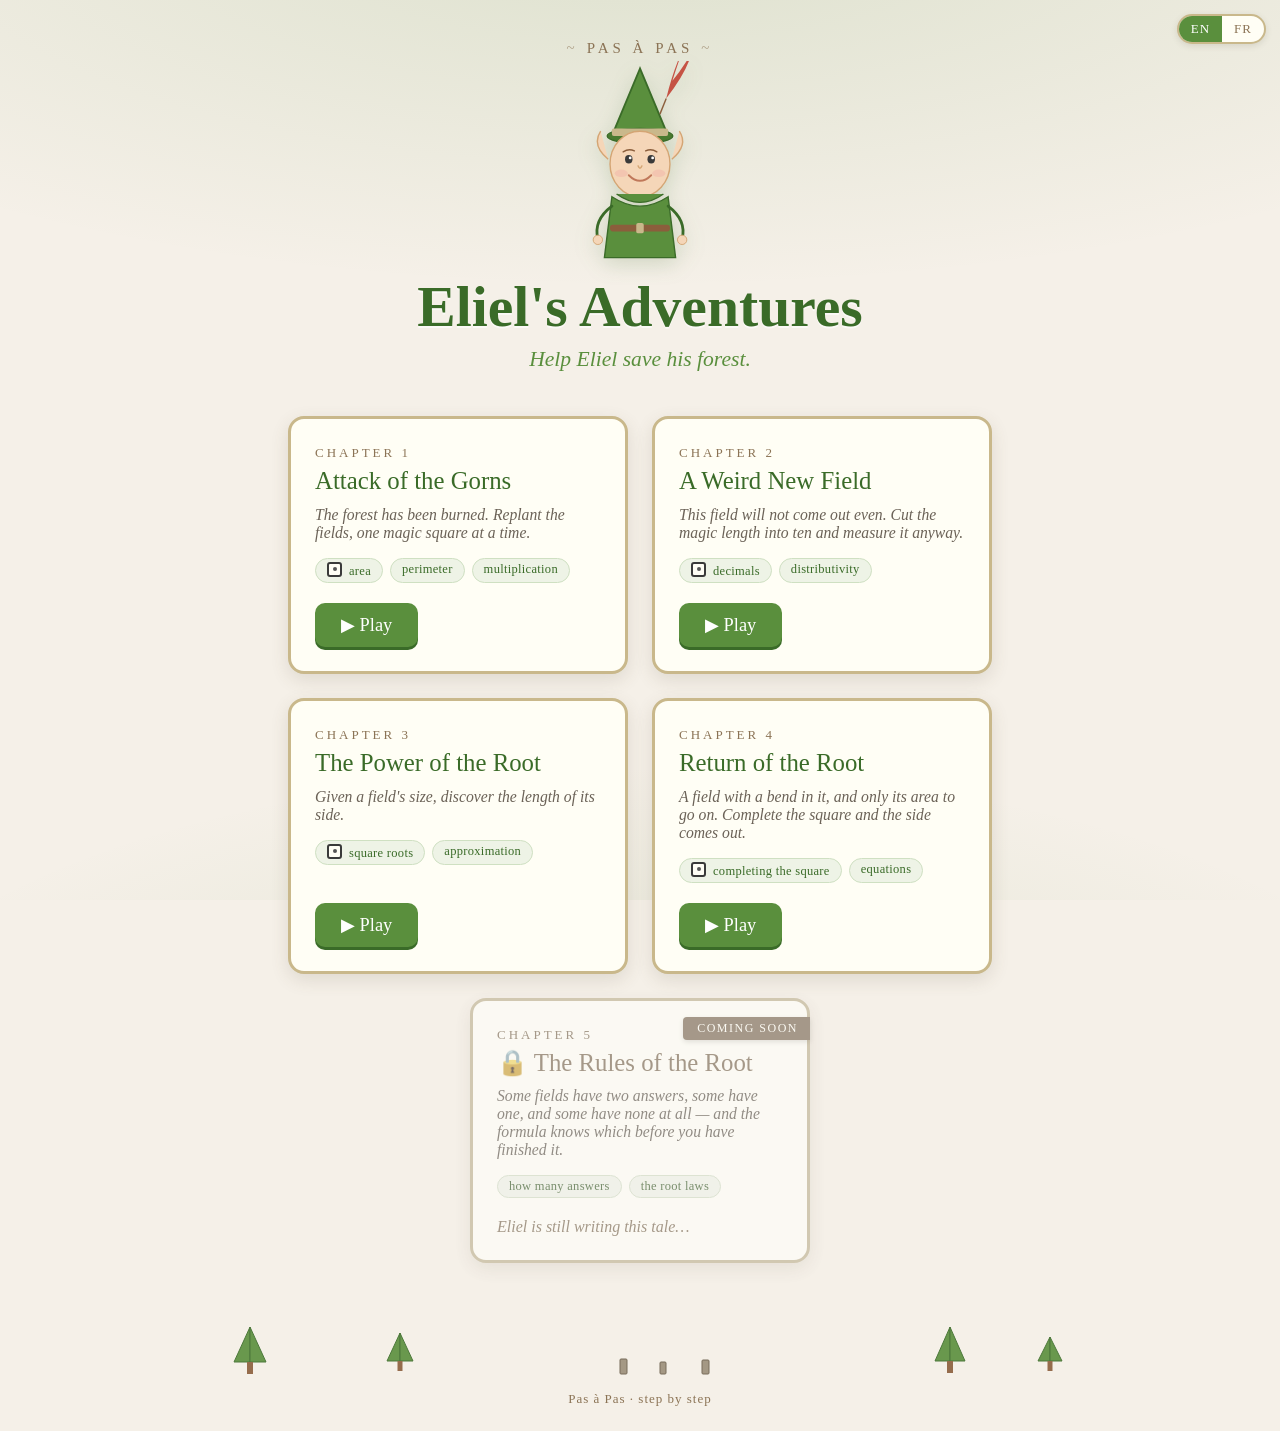
<file: index.html>
<!DOCTYPE html>
<html lang="en">
<head>
<meta charset="UTF-8">
<meta name="viewport" content="width=device-width, initial-scale=1.0">
<title>Eliel's Adventures — Pas à Pas</title>
<style>
  :root {
    --parchment: #f5f0e8;
    --cream: #fffef5;
    --forest: #5a8f3d;
    --forest-dark: #3a6b28;
    --wood: #8b7355;
    --wood-light: #c9b88b;
    --ink: #3a3a3a;
    --gorn-red: #c0392b;
  }

  * { box-sizing: border-box; margin: 0; padding: 0; }

  html, body { min-height: 100%; }

  body {
    font-family: 'Georgia', serif;
    color: var(--ink);
    background:
      radial-gradient(ellipse 120% 60% at 50% -10%, rgba(90,143,61,0.16), transparent 70%),
      radial-gradient(ellipse 90% 50% at 50% 120%, rgba(90,143,61,0.12), transparent 70%),
      var(--parchment);
    background-attachment: fixed;
    display: flex;
    flex-direction: column;
    align-items: center;
    padding: 40px 20px 0;
    min-height: 100vh;
  }

  /* ---------- Language toggle ---------- */
  .lang-toggle {
    position: fixed;
    top: 14px; right: 14px;
    display: flex;
    border: 2px solid var(--wood-light);
    border-radius: 999px;
    overflow: hidden;
    background: var(--cream);
    box-shadow: 0 2px 6px rgba(90,80,60,0.15);
    font-size: 13px;
    letter-spacing: 1px;
    z-index: 10;
  }
  .lang-toggle button {
    font-family: 'Georgia', serif;
    font-size: 13px;
    letter-spacing: 1px;
    border: none;
    background: transparent;
    color: var(--wood);
    padding: 5px 12px;
    cursor: pointer;
  }
  .lang-toggle button.active { background: var(--forest); color: #fff; }

  /* ---------- Hero ---------- */
  .hero {
    text-align: center;
    max-width: 640px;
    animation: rise 0.7s ease-out both;
  }

  .wordmark {
    font-size: 15px;
    letter-spacing: 4px;
    text-transform: uppercase;
    color: var(--wood);
    margin-bottom: 4px;
  }
  .wordmark::before, .wordmark::after { content: "~"; opacity: 0.6; margin: 0 8px; }

  .hero svg { width: 150px; height: auto; filter: drop-shadow(0 6px 10px rgba(58,107,40,0.18)); }

  .hero-title {
    font-size: clamp(2.3rem, 8vw, 3.6rem);
    color: var(--forest-dark);
    line-height: 1.05;
    margin: 6px 0 10px;
    text-shadow: 0 2px 0 rgba(255,255,255,0.6);
  }

  .subtitle {
    font-size: clamp(1.05rem, 3.5vw, 1.35rem);
    font-style: italic;
    color: var(--forest);
  }

  /* ---------- Quest cards ---------- */
  .quests {
    display: flex;
    flex-wrap: wrap;
    gap: 24px;
    justify-content: center;
    margin: 44px 0;
    width: 100%;
    max-width: 780px;
    animation: rise 0.7s ease-out 0.15s both;
  }

  .card {
    position: relative;
    width: 340px;
    max-width: 100%;
    background: var(--cream);
    border: 3px solid var(--wood-light);
    border-radius: 16px;
    padding: 26px 24px 24px;
    box-shadow: 0 6px 18px rgba(90,80,60,0.14);
    text-decoration: none;
    color: inherit;
    display: flex;
    flex-direction: column;
    transition: transform 0.18s ease, box-shadow 0.18s ease, border-color 0.18s ease;
  }

  .card.playable:hover, .card.playable:focus-visible {
    transform: translateY(-6px);
    box-shadow: 0 14px 30px rgba(58,107,40,0.22);
    border-color: var(--forest);
    outline: none;
  }

  .eyebrow {
    font-size: 13px;
    letter-spacing: 3px;
    text-transform: uppercase;
    color: var(--wood);
    margin-bottom: 6px;
  }

  .card-title { font-size: 1.55rem; color: var(--forest-dark); line-height: 1.15; }
  .card-flavor { font-size: 0.98rem; color: #6b6257; font-style: italic; margin: 10px 0 16px; }

  .tags { display: flex; flex-wrap: wrap; gap: 7px; margin-bottom: 20px; }
  .tag {
    font-size: 12.5px;
    letter-spacing: 0.3px;
    color: var(--forest-dark);
    background: #eef3e6;
    border: 1px solid #cfe0c2;
    border-radius: 999px;
    padding: 3px 11px;
  }

  .play-btn {
    margin-top: auto;
    align-self: flex-start;
    background: var(--forest);
    color: #fff;
    font-family: 'Georgia', serif;
    font-size: 1.15rem;
    padding: 11px 26px;
    border-radius: 10px;
    box-shadow: 0 3px 0 var(--forest-dark);
  }
  .card.playable:hover .play-btn { background: #4a7a30; }

  /* Magic-square seed motif (echo of the app) */
  .seed {
    display: inline-block;
    width: 15px; height: 15px;
    background: var(--cream);
    border: 2px solid var(--ink);
    border-radius: 3px;
    position: relative;
    vertical-align: -2px;
    margin-right: 7px;
  }
  .seed::after {
    content: ""; position: absolute; inset: 0; margin: auto;
    width: 4px; height: 4px; border-radius: 50%; background: #555;
  }

  /* ---------- Locked card ---------- */
  .card.locked { opacity: 0.7; filter: grayscale(0.35); cursor: default; }
  .card.locked .card-title { color: var(--wood); }
  .ribbon {
    position: absolute; top: 16px; right: -3px;
    background: var(--wood); color: var(--cream);
    font-size: 12px; letter-spacing: 1.5px; text-transform: uppercase;
    padding: 4px 12px 4px 14px;
    border-radius: 4px 0 0 4px;
    box-shadow: 0 2px 5px rgba(0,0,0,0.15);
  }
  .locked-note { margin-top: auto; color: var(--wood); font-style: italic; font-size: 1rem; }

  /* ---------- Tree-line footer ---------- */
  .treeline { width: 100%; max-width: 900px; margin-top: auto; line-height: 0; opacity: 0.9; }
  .footnote {
    text-align: center; color: var(--wood); font-size: 13px;
    letter-spacing: 1px; padding: 14px 0 24px;
  }

  @keyframes rise {
    from { opacity: 0; transform: translateY(16px); }
    to   { opacity: 1; transform: translateY(0); }
  }
  @media (prefers-reduced-motion: reduce) {
    .hero, .quests { animation: none; }
  }
</style>
</head>
<body>

  <div class="lang-toggle" role="group" aria-label="Language">
    <button type="button" data-lang="en">EN</button>
    <button type="button" data-lang="fr">FR</button>
  </div>

  <header class="hero">
    <div class="wordmark">Pas à Pas</div>
    <svg width="150" height="206" viewBox="0 0 160 220" xmlns="http://www.w3.org/2000/svg" role="img" aria-label="Eliel the elf">
      <!-- Pointed hat -->
      <polygon points="80,8 50,80 110,80" fill="#5a8f3d" stroke="#3a6b28" stroke-width="2"/>
      <!-- Hat brim curve -->
      <ellipse cx="80" cy="80" rx="35" ry="8" fill="#4a7a30" stroke="#3a6b28" stroke-width="1.5"/>
      <!-- Hat band -->
      <rect x="50" y="72" width="60" height="8" rx="2" fill="#c9b88b"/>
      <!-- Feather quill -->
      <g transform="translate(108,40) rotate(25)">
        <path d="M0,0 Q8,-35 4,-55 Q2,-35 -2,-20 Q-4,-35 -6,-55 Q-6,-30 0,0Z" fill="#c0392b" opacity="0.85"/>
        <line x1="0" y1="0" x2="1" y2="18" stroke="#8b5e3c" stroke-width="1.5"/>
      </g>
      <!-- Ears (pointed!) -->
      <path d="M46,105 Q28,90 38,75" fill="#f5d6b8" stroke="#d4a574" stroke-width="1.5"/>
      <path d="M114,105 Q132,90 122,75" fill="#f5d6b8" stroke="#d4a574" stroke-width="1.5"/>
      <!-- Face -->
      <ellipse cx="80" cy="110" rx="32" ry="35" fill="#f5d6b8" stroke="#d4a574" stroke-width="1.5"/>
      <!-- Eyes -->
      <ellipse cx="68" cy="105" rx="4" ry="4.5" fill="#3a3a3a"/>
      <ellipse cx="92" cy="105" rx="4" ry="4.5" fill="#3a3a3a"/>
      <!-- Eye shine -->
      <circle cx="69.5" cy="103.5" r="1.5" fill="white"/>
      <circle cx="93.5" cy="103.5" r="1.5" fill="white"/>
      <!-- Eyebrows -->
      <path d="M62,97 Q68,93 74,96" fill="none" stroke="#8b5e3c" stroke-width="1.5" stroke-linecap="round"/>
      <path d="M86,96 Q92,93 98,97" fill="none" stroke="#8b5e3c" stroke-width="1.5" stroke-linecap="round"/>
      <!-- Nose -->
      <path d="M78,112 Q80,117 82,112" fill="none" stroke="#d4a574" stroke-width="1.5" stroke-linecap="round"/>
      <!-- Smile -->
      <path d="M68,122 Q80,134 92,122" fill="none" stroke="#c0785a" stroke-width="2" stroke-linecap="round"/>
      <!-- Rosy cheeks -->
      <ellipse cx="60" cy="120" rx="7" ry="4" fill="#f0a0a0" opacity="0.3"/>
      <ellipse cx="100" cy="120" rx="7" ry="4" fill="#f0a0a0" opacity="0.3"/>
      <!-- Tunic collar -->
      <path d="M55,142 Q80,160 105,142" fill="#5a8f3d" stroke="#3a6b28" stroke-width="1.5"/>
      <!-- Body / tunic -->
      <path d="M50,145 L42,210 L118,210 L110,145 Q80,165 50,145Z" fill="#5a8f3d" stroke="#3a6b28" stroke-width="1.5"/>
      <!-- Belt -->
      <rect x="48" y="175" width="64" height="7" rx="3" fill="#8b5e3c"/>
      <rect x="76" y="173" width="8" height="11" rx="2" fill="#c9b88b"/>
      <!-- Arms -->
      <path d="M50,155 Q30,170 35,190" fill="none" stroke="#3a6b28" stroke-width="3" stroke-linecap="round"/>
      <path d="M110,155 Q130,170 125,190" fill="none" stroke="#3a6b28" stroke-width="3" stroke-linecap="round"/>
      <!-- Hands -->
      <circle cx="35" cy="191" r="5" fill="#f5d6b8" stroke="#d4a574" stroke-width="1"/>
      <circle cx="125" cy="191" r="5" fill="#f5d6b8" stroke="#d4a574" stroke-width="1"/>
    </svg>
    <h1 class="hero-title" data-i18n="heroTitle">Eliel's Adventures</h1>
    <p class="subtitle" data-i18n="subtitle">Help Eliel save his forest.</p>
  </header>

  <main class="quests">

    <a class="card playable" id="ch1-link" href="chapter1/">
      <div class="eyebrow" data-i18n="ch1Eyebrow">Chapter 1</div>
      <div class="card-title" data-i18n="ch1Title">Attack of the Gorns</div>
      <p class="card-flavor" data-i18n="ch1Flavor">The forest has been burned. Replant the fields, one magic square at a time.</p>
      <div class="tags">
        <span class="tag"><span class="seed"></span><span data-i18n="tagArea">area</span></span>
        <span class="tag" data-i18n="tagPerimeter">perimeter</span>
        <span class="tag" data-i18n="tagMultiplication">multiplication</span>
      </div>
      <span class="play-btn" data-i18n="play">▶ Play</span>
    </a>

    <a class="card playable" id="ch2-link" href="chapter2/">
      <div class="eyebrow" data-i18n="ch2Eyebrow">Chapter 2</div>
      <div class="card-title" data-i18n="ch2Title">A Weird New Field</div>
      <p class="card-flavor" data-i18n="ch2Flavor">This field will not come out even. Cut the magic length into ten and measure it anyway.</p>
      <div class="tags">
        <span class="tag"><span class="seed"></span><span data-i18n="tagDecimals">decimals</span></span>
        <span class="tag" data-i18n="tagDistributivity">distributivity</span>
      </div>
      <span class="play-btn" data-i18n="play">▶ Play</span>
    </a>

    <a class="card playable" id="ch3-link" href="chapter3/">
      <div class="eyebrow" data-i18n="ch3Eyebrow">Chapter 3</div>
      <div class="card-title" data-i18n="ch3Title">The Power of the Root</div>
      <p class="card-flavor" data-i18n="ch3Flavor">Given a field's size, discover the length of its side.</p>
      <div class="tags">
        <span class="tag"><span class="seed"></span><span data-i18n="tagRoots">square roots</span></span>
        <span class="tag" data-i18n="tagApprox">approximation</span>
      </div>
      <span class="play-btn" data-i18n="play">▶ Play</span>
    </a>

    <a class="card playable" id="ch4-link" href="chapter4/">
      <div class="eyebrow" data-i18n="ch4Eyebrow">Chapter 4</div>
      <div class="card-title" data-i18n="ch4Title">Return of the Root</div>
      <p class="card-flavor" data-i18n="ch4Flavor">A field with a bend in it, and only its area to go on. Complete the square and the side comes out.</p>
      <div class="tags">
        <span class="tag"><span class="seed"></span><span data-i18n="tagComplete">completing the square</span></span>
        <span class="tag" data-i18n="tagEquations">equations</span>
      </div>
      <span class="play-btn" data-i18n="play">▶ Play</span>
    </a>

    <div class="card locked" aria-disabled="true">
      <div class="ribbon" data-i18n="comingSoon">Coming soon</div>
      <div class="eyebrow" data-i18n="ch5Eyebrow">Chapter 5</div>
      <div class="card-title" data-i18n="ch5Title">🔒 The Rules of the Root</div>
      <p class="card-flavor" data-i18n="ch5Flavor">Some fields have two answers, some have one, and some have none at all — and the formula knows which before you have finished it.</p>
      <div class="tags">
        <span class="tag" data-i18n="tagHowMany">how many answers</span>
        <span class="tag" data-i18n="tagLaws">the root laws</span>
      </div>
      <span class="locked-note" data-i18n="lockedNote">Eliel is still writing this tale…</span>
    </div>

  </main>

  <svg class="treeline" viewBox="0 0 900 70" preserveAspectRatio="xMidYMax meet" xmlns="http://www.w3.org/2000/svg" aria-hidden="true">
    <g fill="#5a8f3d" stroke="#3a6b28" stroke-width="1">
      <g transform="translate(60,0)"><polygon points="0,55 -16,55 0,20"/><polygon points="0,55 16,55 0,20"/><rect x="-3" y="55" width="6" height="12" fill="#8b5e3c" stroke="none"/></g>
      <g transform="translate(210,4)"><polygon points="0,50 -13,50 0,22"/><polygon points="0,50 13,50 0,22"/><rect x="-2.5" y="50" width="5" height="10" fill="#8b5e3c" stroke="none"/></g>
      <g transform="translate(760,2)"><polygon points="0,52 -15,52 0,18"/><polygon points="0,52 15,52 0,18"/><rect x="-3" y="52" width="6" height="12" fill="#8b5e3c" stroke="none"/></g>
      <g transform="translate(860,6)"><polygon points="0,48 -12,48 0,24"/><polygon points="0,48 12,48 0,24"/><rect x="-2.5" y="48" width="5" height="10" fill="#8b5e3c" stroke="none"/></g>
    </g>
    <!-- burned stumps in the middle: the part still waiting to be replanted -->
    <g fill="#9c8f7a" stroke="#6b5e4a" stroke-width="1">
      <rect x="430" y="52" width="7" height="15" rx="1"/>
      <rect x="470" y="55" width="6" height="12" rx="1"/>
      <rect x="512" y="53" width="7" height="14" rx="1"/>
    </g>
  </svg>
  <div class="footnote" data-i18n="footnote">Pas à Pas · step by step</div>

<script>
  // ---- Language dictionary (landing page) ----
  const STRINGS = {
    en: {
      heroTitle: "Eliel's Adventures",
      subtitle: "Help Eliel save his forest.",
      ch1Eyebrow: "Chapter 1",
      ch1Title: "Attack of the Gorns",
      ch1Flavor: "The forest has been burned. Replant the fields, one magic square at a time.",
      tagArea: "area",
      tagPerimeter: "perimeter",
      tagMultiplication: "multiplication",
      play: "▶ Play",
      comingSoon: "Coming soon",
      ch2Eyebrow: "Chapter 2",
      ch2Title: "A Weird New Field",
      ch2Flavor: "This field will not come out even. Cut the magic length into ten and measure it anyway.",
      tagDecimals: "decimals",
      tagDistributivity: "distributivity",
      ch3Eyebrow: "Chapter 3",
      ch3Title: "The Power of the Root",
      ch3Flavor: "Given a field's size, discover the length of its side.",
      tagRoots: "square roots",
      tagApprox: "approximation",
      ch4Eyebrow: "Chapter 4",
      ch4Title: "Return of the Root",
      ch4Flavor: "A field with a bend in it, and only its area to go on. Complete the square and the side comes out.",
      tagComplete: "completing the square",
      tagEquations: "equations",
      ch5Eyebrow: "Chapter 5",
      ch5Title: "🔒 The Rules of the Root",
      ch5Flavor: "Some fields have two answers, some have one, and some have none at all — and the formula knows which before you have finished it.",
      tagHowMany: "how many answers",
      tagLaws: "the root laws",
      lockedNote: "Eliel is still writing this tale…",
      footnote: "Pas à Pas · step by step",
    },
    fr: {
      heroTitle: "Les Aventures d'Eliel",
      subtitle: "Aide Eliel à sauver sa forêt.",
      ch1Eyebrow: "Chapitre 1",
      ch1Title: "L'attaque des Gorns",
      ch1Flavor: "La forêt a été brûlée. Replante les champs, un carré magique à la fois.",
      tagArea: "aire",
      tagPerimeter: "périmètre",
      tagMultiplication: "multiplication",
      play: "▶ Jouer",
      comingSoon: "Bientôt",
      ch2Eyebrow: "Chapitre 2",
      ch2Title: "Un champ étrange",
      ch2Flavor: "Ce champ-là ne tombe pas juste. Coupe la longueur magique en dix et mesure-le quand même.",
      tagDecimals: "nombres décimaux",
      tagDistributivity: "distributivité",
      ch3Eyebrow: "Chapitre 3",
      ch3Title: "Le Pouvoir de la Racine",
      ch3Flavor: "À partir de la taille d'un champ, découvre la longueur de son côté.",
      tagRoots: "racines carrées",
      tagApprox: "approximation",
      ch4Eyebrow: "Chapitre 4",
      ch4Title: "Le Retour de la Racine",
      ch4Flavor: "Un champ avec un coude, et rien que son aire pour s\u2019y prendre. Complète le carré, et le côté sortira tout seul.",
      tagComplete: "compléter le carré",
      tagEquations: "équations",
      ch5Eyebrow: "Chapitre 5",
      ch5Title: "🔒 Les Règles de la Racine",
      ch5Flavor: "Certains champs ont deux réponses, d'autres une seule, d'autres aucune — et la formule le sait avant même qu'on l'ait finie.",
      tagHowMany: "combien de réponses",
      tagLaws: "les règles des racines",
      lockedNote: "Eliel écrit encore ce conte…",
      footnote: "Pas à Pas · pas à pas",
    },
  };

  // ---- Resolve language: URL param > localStorage > default 'en' ----
  function resolveLang() {
    const p = new URLSearchParams(location.search).get('lang');
    if (p === 'en' || p === 'fr') { try { localStorage.setItem('pap_lang', p); } catch (e) {} return p; }
    try { const s = localStorage.getItem('pap_lang'); if (s === 'en' || s === 'fr') return s; } catch (e) {}
    return 'en';
  }
  const LANG = resolveLang();

  // ---- Apply ----
  function applyLang() {
    document.documentElement.lang = LANG;
    const dict = STRINGS[LANG] || STRINGS.en;
    document.querySelectorAll('[data-i18n]').forEach(el => {
      const key = el.getAttribute('data-i18n');
      if (dict[key] != null) el.textContent = dict[key];
    });
    // Propagate language into EVERY playable quest link, so a shared /chapterN/ link stays in
    // language. Driven off each card's own href rather than a hardcoded id, so unlocking the
    // next chapter is one card and no script change.
    //
    // The hrefs are bare directories ("chapter2/") because that is the clean URL to share, and a
    // web server resolves it to that folder's index.html. Opened from DISK there is no server to
    // do that, and the browser offers a file picker instead — so on file:// the link is spelled
    // out in full. Dev affordance only: over http(s) the pretty URL is what gets used.
    const local = location.protocol === 'file:';
    document.querySelectorAll('a.card.playable[href]').forEach(link => {
      const base = link.getAttribute('href').split('?')[0] + (local ? 'index.html' : '');
      link.setAttribute('href', LANG === 'en' ? base : base + '?lang=' + LANG);
    });
    // Toggle active state
    document.querySelectorAll('.lang-toggle button').forEach(b => {
      b.classList.toggle('active', b.getAttribute('data-lang') === LANG);
    });
  }
  applyLang();

  // ---- Toggle: set + reload in the chosen language ----
  document.querySelectorAll('.lang-toggle button').forEach(b => {
    b.addEventListener('click', () => {
      const to = b.getAttribute('data-lang');
      if (to === LANG) return;
      try { localStorage.setItem('pap_lang', to); } catch (e) {}
      const url = new URL(location.href);
      url.searchParams.set('lang', to);
      location.href = url.toString();
    });
  });
</script>

</body>
</html>
</file>
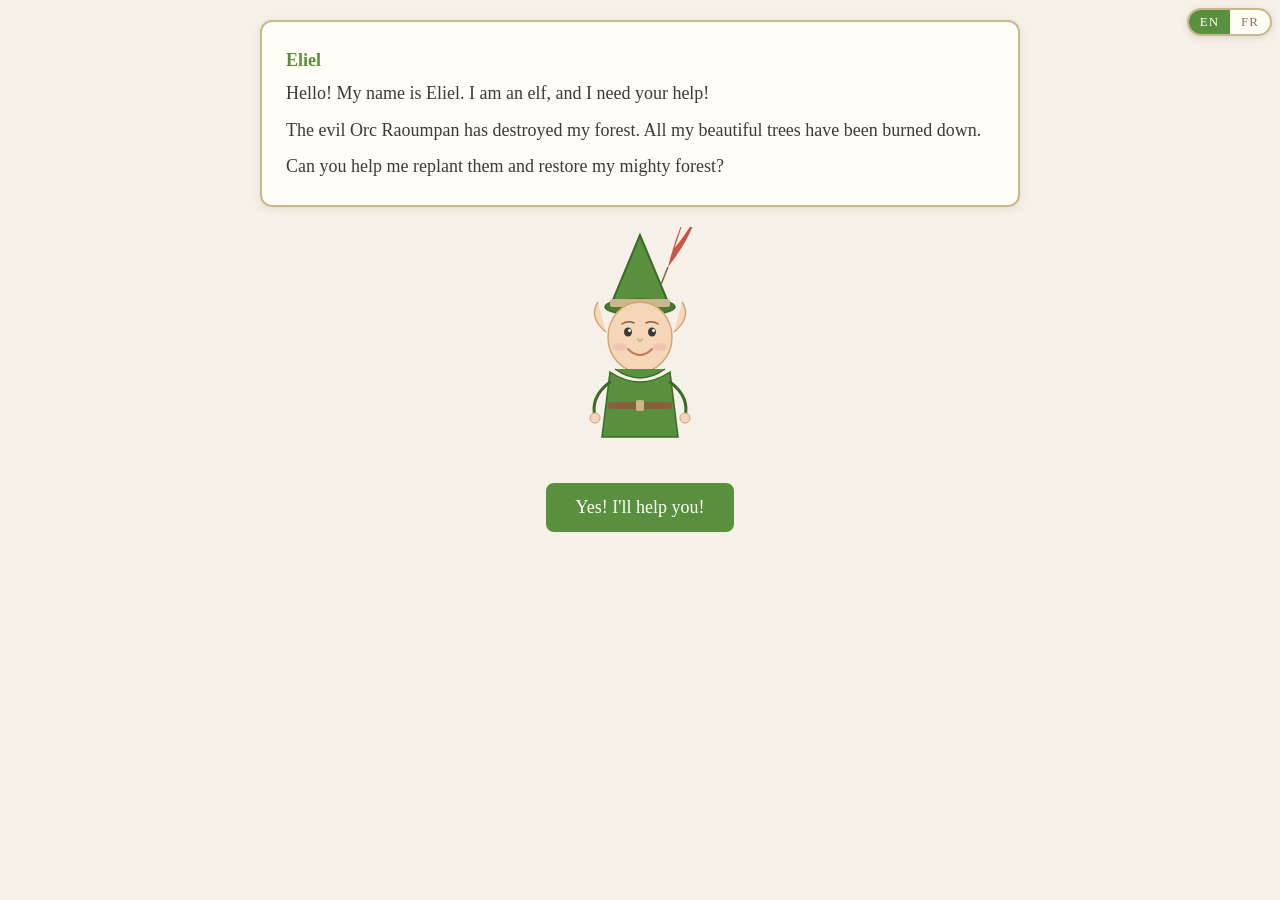
<file: chapter1/index.html>
<!DOCTYPE html>
<html lang="en">
<head>
<meta charset="UTF-8">
<meta name="viewport" content="width=device-width, initial-scale=1.0, user-scalable=no">
<title>Eliel's Forest — Table of Areas</title>
<link rel="stylesheet" href="pap-core.css">
<style>
/* Chapter-1-specific styles go here. Everything shared lives in pap-core.css. */
</style>
</head>
<body>

<div id="game-container">
  <div id="elf-area"></div>
  <div id="story-panel"></div>
  <div id="game-area"></div>
  <div id="button-area"></div>
</div>

<div id="celebration">
  <div id="celebration-box">
    <h2 id="celeb-title"></h2>
    <p id="celeb-text"></p>
    <button class="btn" id="celeb-btn">Continue</button>
  </div>
</div>

<script src="pap-core.js"></script>
<script>
// ============================================================
// Chapter 1 — "Attack of the Gorns"
// Shared helpers, the engine and the core dictionary live in pap-core.js.
// This file holds only what is specific to this chapter: its strings and its steps.
// ============================================================

registerStrings({
  en: {
    btn_got_it: "Got it!",
    // STEP 0 — intro
    intro_hello: "Hello! My name is Eliel. I am an elf, and I need your help!",
    intro_destroyed: "The evil Orc Raoumpan has destroyed my forest. All my beautiful trees have been burned down.",
    intro_replant: "Can you help me replant them and restore my mighty forest?",
    intro_btn_yes: "Yes! I'll help you!",
    // STEP 1 — magic squares
    ms_intro: "To replant my forest, I need to plant seeds. But each seed needs an area the size of a <strong>magic square</strong> to grow and thrive.",
    ms_this_is: "This is a magic square:",
    lbl_one_magic_length: "1 magic length",
    ms_length_def: "We call the length of the side of a magic square the <strong>magic length</strong>.",
    fac_intro_2: "Let's start with one of the small fields. This one is a square with a side of <strong>2 magic lengths</strong>.",
    fac_intro_4: "Here's a bigger one — a square with a side of <strong>4 magic lengths</strong>.",
    fac_intro_5: "And another! This field is a square with a side of <strong>5 magic lengths</strong>.",
    fac_intro_6: "One last field — a square with a side of <strong>6 magic lengths</strong>. This is a big one!",

    // ---------- PART A ----------
    // shared UI / helper labels
    page_title: "Eliel's Forest — Table of Areas",
    supply_lengths_field: "Your magic lengths — drag them along the sides of the field, or click on the sides:",
    unit_seeds: "seeds",
    unit_lengths: "magic lengths",
    // STEP 2 — first field
    pf_intro: "My first field to replant is a square with a side equal to <strong>3 magic lengths</strong>.",
    pf_ask: "Can you find how many seeds I need to buy to plant the whole field?",
    pf_drag_hint: "Click on the cells to place magic squares, or drag them from below!",
    pf_covered: "Congratulations, you've managed to cover the whole field with magic squares!",
    pf_howmany: "How many are there?",
    // STEP 3 — how many seeds
    hms_ask: "So, how many seeds do I need to buy at the market?",
    hms_q: "How many seeds?",
    hms_celeb_t: "Yes, 9, excellent!",
    hms_celeb_x: "Eliel goes to the market, buys 9 seeds, plants them, and the seeds start to grow. Thanks so much for your help!",
    // STEP 4 — gorns attack
    ga_narration: "(Gorns — a sort of goat — start feeding on the seeds!)",
    ga_eating: "Hey, gorns are eating my seeds! I need to protect my field with a fence.",
    ga_ask: "Can you drag magic lengths along the sides of the field to figure out how many lengths of wire I need to buy to completely surround it?",
    ga_surrounded: "You've completely surrounded the field with magic lengths!",
    ga_howmany: "How many magic lengths did you need?",
    ga_celeb_t: "12 magic lengths!",
    ga_celeb_x: "The total length of wire needed to fully circumvent the field is 12 magic lengths. Eliel buys 12 magic lengths of wire and installs a fence. Gorns cannot eat the seeds anymore!",
    // A1 — overview of the new fields
    nfo_intro: "Now, we have <strong>more fields</strong> to plant and protect. They are all squares:",
    nfo_li2: "3 fields have a side of <strong>2</strong> magic lengths",
    nfo_li4: "2 fields have a side of <strong>4</strong> magic lengths",
    nfo_li5: "1 field has a side of <strong>5</strong> magic lengths",
    nfo_li6: "1 field has a side of <strong>6</strong> magic lengths",
    nfo_ask: "Can you help me figure out how many seeds and how much wire I need for each?",
    nfo_btn: "Let's do it!",
    // A6 — total seeds
    ts_intro: "We've worked out the seeds for each field. Now, how many seeds do I need to buy <strong>in total</strong>?",
    ts_long_sum: "That is a <strong>very</strong> long sum... Maybe we should take it by smart bits, don't you think?",
    ts_commutative: "Let's rearrange the numbers to make it easier. Did you know that you can change the order of an addition without changing the result? We say addition is <strong>commutative</strong> — but you can forget this fancy word for now!",
    ts_btn_rearrange: "Good idea, let's rearrange!",
    ts_pair_easy: "Let's pair up numbers that are easy to add together!",
    ts_next_pair: "Next pair!",
    ts_next: "Next!",
    ts_two20s: "Now let's add the two 20s!",
    ts_two40s: "Now the two 40s!",
    ts_daunting: "We now have <strong>80 + 25</strong>. This can be a little daunting. Want me to show you another trick?",
    ts_btn_yes: "Yes, sure!",
    ts_cut_intro: "What would be nice would be to cut the field which needs 25 seeds into two blocks, with one of them making it super easy to finish the sum.",
    ts_cut_ask: "I propose we cut the 25 seeds field into a 20 seeds smaller field and another one, so that they together need 25 seeds. How many seeds for the second field?",
    ts_split_done: "25 = 20 + 5. Now we can finish!",
    ts_8020: "So 80 + 25 = 80 + 20 + 5. Now, 80 + 20 = ?",
    ts_total: "So our total is <strong>100 + 5 = ?</strong>",
    ts_result: "<strong>105 seeds</strong>",
    ts_final_say: "Yes, 105 seeds! Amazing, you're becoming really good at counting, aren't you?",
    // A7 — total wire
    tw_intro: "And how many magic lengths of wire do I need to buy <strong>in total</strong> for the fences?",
    tw_rearrange_q: "Still not an easy sum to compute. We should probably rearrange and use some smart tricks again, shan't we?",
    tw_btn_start: "Yes! Let's start rearranging!",
    tw_split_intro: "Still not super easy. We're going to use the same trick as before when summing the seeds, and split the 24 magic lengths we need for the largest field into two separate bunches that will be easier to sum. Are you onboard with me?",
    tw_btn_split: "Yes! Sure! Let's split 24!",
    tw_decompose: "Let's decompose 24 in two bunches. I've detached some magic lengths from the side of the largest field, in order to keep 20 around the field. Can you count how many I did detach? Remember that this mysterious ? number should be such that 20 + ? = 24.",
    tw_pair_now: "Now, let's pair 4 and 16!",
    tw_pair: "Let's pair 4 and 16!",
    tw_20p20: "Now 20 + 20!",
    tw_final: "And finally: 80 + 20!",
    tw_result: "<strong>100 magic lengths</strong>",
    tw_say: "Yes, 100 magic lengths of wire! You're a counting champion!",
    // A8 — celebration
    cc_title: "All fields planted and protected!",
    cc_text: "Eliel goes to the market with your calculations: 105 seeds and 100 magic lengths of wire. All the fields are replanted and the gorns can't reach the seeds. You've been of tremendous help!",

    // ---------- PART B — transition to multiplication ----------
    tm_p1a: "Phew! That took us a <strong>really long time</strong>, counting every single square and every single magic length one by one!",
    tm_p1b: "And look... I have much larger and weirdly shaped fields to replant. In order to save us time, I think we should try a trick I call <strong>multiplication</strong>.",
    tm_lbl_big: "A square field of side 10!",
    tm_lbl_shapes: "Rectangles and L-shaped fields too!",
    tm_p2c: "Want me to teach it to you?",
    tm_btn: "Yes, teach me!",
    btn_lets_find_out: "Let's find out!",
    q_how_many_squares: "How many magic squares?",
    hint_count_blocks_field: "Count the blocks on the field",
    hint_count_all_squares: "Count all the squares",
    hint_count_them: "Count them",
    hint_count_them_all: "Count them all",
    // C1–C2 — side 3
    mb3_intro: "I've regrouped magic squares together, <strong>3 at a time</strong>, into blocks. How many of these blocks do you need to cover our square field of side 3?",
    mb3_drag: "Drag the blocks onto the field!",
    mb3_q: "You've covered the field! How many blocks of 3 did you use?",
    mb3_yes1: "Yes! You used a block of 3 magic squares <strong>3 times</strong> to cover the field.",
    mb3_yes2: "We say the area is <strong>3 TIMES 3</strong> magic squares. We also write <strong>3×3</strong> to go faster.",
    mb3_yes3: "Can you remind me how many individual magic squares cover this field? It was a long time ago! You can drag and drop them if you don't remember.",
    mr3_intro: "How many individual magic squares cover the field of side 3? You can drag and drop them to check.",
    mr3_yes1: "Yes, <strong>9</strong>! So we now know that <strong>3 TIMES 3 = 9</strong>.",
    mr3_yes2: "We write <strong>3×3 = 9</strong> to go faster.",
    // C3 — side 2
    mb2_intro: "Let's try with the field of side 2. Here are blocks of <strong>2 magic squares</strong>. How many do you need?",
    mb2_say: "So we have 2 TIMES 2. Now, how many individual magic squares is that?",
    mr2_intro: "Fill the field of side 2 with individual magic squares. How many are there?",
    mr2_say: "So 2×2 = 4!",
    // C4 — side 4
    mb4_intro: "Now the field of side 4, with blocks of <strong>4 magic squares</strong>.",
    mb4_say: "So we have 4 TIMES 4. How many individual magic squares?",
    mr4_intro: "Fill the field of side 4 with individual squares.",
    mr4_say: "So 4×4 = 16!",
    // C5 — side 5
    mb5_intro: "The field of side 5, with blocks of <strong>5</strong>.",
    mb5_say: "5 TIMES 5. How many individual squares?",
    mr5_intro: "Fill the field of side 5 with individual squares.",
    mr5_say: "So 5×5 = 25!",
    // C6 — side 6
    mb6_intro: "And the big field of side 6, with blocks of <strong>6</strong>.",
    mb6_say: "6 TIMES 6. How many individual squares?",
    mr6_intro: "Fill the field of side 6 with individual squares.",
    mr6_say: "So 6×6 = 36!",
    // C7 — partial multiplication table
    mtp_intro: "Look at what we've learned! We can summarize all our results:",
    mtp_knew: "But we knew that already, right!",
    mtp_others: "But other people have already computed the rest for us:",
    // C8 — field of side 10
    mf10_intro: "Let's try our new multiplication tool with a larger field — one of side <strong>10</strong>! How many blocks of 10 do you need to cover it?",
    mf10_table: "So we need 10 TIMES 10 magic squares. Using the multiplication table, how many magic squares is that?",
    mf10_hint: "Look at the table: 10 × 10 = ?",
    mf10_celeb_t: "100 magic squares!",
    mf10_celeb_x: "Much faster than counting one by one, isn't it? Multiplication is amazing!",

    // ---------- PART D — rectangles with blocks ----------
    // shared, parameterised
    q_blocks_used: "How many blocks of {n} did you use?",
    q_blocks_short: "How many blocks of {n}?",
    hint_blocks_of: "{k} blocks of {n}",
    pr_table_look: "{a}×{b} = ? Look at the table!",
    // D1–D2 — the 2×3 rectangle and commutativity
    rd_2x3_intro: "Now let's try a <strong>rectangular</strong> field — one that's not a square! This one has sides of <strong>2</strong> and <strong>3</strong>.",
    rd_2x3_blocks: "Here are blocks of 3 magic squares. How many do you need?",
    rd_2x3_say: "So we need 2 TIMES 3 magic squares to cover the field. Let's check: how many individual magic squares is that?",
    rd_2x3_recall: "So we need 2 TIMES 3 magic squares to cover the field. Let's check: how many individual magic squares is that? Fill the field!",
    rd_2x3_yes: "Wonderful! So 2×3 = 6.",
    rd_h_intro: "What if we used blocks of <strong>2</strong> instead? How many horizontal 2-blocks do you need to cover the same field?",
    rd_comm_1: "So <strong>3×2 = 2×3 = 6</strong>!",
    rd_comm_2: "Whether you count horizontal blocks or vertical blocks, you always get the same result. We say multiplication is “<strong>commutative</strong>” — remember, we already saw that addition is commutative as well! But you can forget this fancy word for now. It'll come back later, when it will help us do even more wonderful magic tricks ;)",
    // D3–D5 — more rectangles
    rd_3x4_intro: "A new rectangular field: sides <strong>3</strong> and <strong>4</strong> magic lengths. Here are blocks of 4. How many do you need?",
    rd_3x4_check: "So we need 3 TIMES 4 magic squares. Let's check by filling the field!",
    rd_5x2_intro: "A field of sides <strong>5</strong> and <strong>2</strong>. Here are horizontal blocks of 2.",
    rd_5x2_q: "So 5×2 = how many magic squares?",
    rd_4x6_intro: "A bigger one: sides <strong>4</strong> and <strong>6</strong>. Here are blocks of 6.",
    rd_4x6_q: "So 4×6 = ?",
    // D6 — the full multiplication table
    fmt_intro: "Others have already computed all possible multiplications for us. We call these <strong>multiplication tables</strong> and they are going to be super useful!",
    fmt_look: "Look — all the results we found are in there!",
    // D7–D9 — practice
    pr_9x6_intro: "Let's practice with a larger field: sides <strong>9</strong> and <strong>6</strong> magic lengths. Here are blocks of 6. How many do you need to fully cover the rectangle?",
    pr_9x6_table: "So 9×6 = ? Look at the multiplication table!",
    pr_9x6_say: "9×6 = 54! You're becoming a multiplication expert!",
    pr_4x8_intro: "Another one: sides <strong>4</strong> and <strong>8</strong> magic lengths. Here are blocks of 8. How many do you need to fully cover the rectangle?",
    pr_7x3_intro: "One more: sides <strong>7</strong> and <strong>3</strong> magic lengths. Here are blocks of 3. How many do you need to fully cover the rectangle?",
    fb_block_column_side: "A block of {sz} doesn't fill the whole column! The side is {side} magic lengths long. Try again!",

    // ---------- PART E â area formula, perimeter, definitions ----------
    se2_intro: "You might have noticed that we always used blocks where the number of stacked magic squares equals the length of one side. But what if we used different blocks?",
    se2_try: "Let's try covering the square of side <strong>4</strong> with blocks of <strong>2</strong> magic squares.",
    se2_lookup: "Let's look up 8×2 in the multiplication table:",
    se2_same: "16! Same as 4×4. But we had to count <strong>8 blocks</strong> — that's a lot more work than counting 4! How can we choose the best possible set of blocks?",
    se2_want: "Want me to show you?",
    btn_yes_show_me: "Yes, show me!",
    ssw_intro: "Let's do it the smart way. First, how many magic lengths do you need to trace out one side of the square completely?",
    ssw_block_ok: "Correct! A block of <strong>{side}</strong> magic squares fits perfectly. Now cover the whole field with {side}-blocks!",
    q_nblocks_cover: "How many {n}-blocks did you need to fully cover the field?",
    ssw_total: "So the total number of magic squares is <strong>{side}×{side}</strong>. How much is it? Look it up on the multiplication table!",
    ssw_amazing: "Amazing! Once you know the number of magic lengths that are exactly enough to follow one side of the square completely (let's call that number <strong>s</strong> — here s is {side}), you can directly look up the answer in the multiplication table: <strong>s×s</strong>, here {side}×{side} = {p}.",
    ssw_squared: "Since both sides of a square are the same, we also write <strong>s×s = s²</strong> and say “<strong>s squared</strong>”. Here <strong>{side}×{side} = {side}² = {p}</strong>. Now you know why we call it “squared” — because it comes from the area of a square!",
    btn_makes_sense: "That makes sense!",
    sp_another_square: "Let's try another square! Measure the side.",
    sp_another_one: "And another one!",
    sp_last_one: "Last one!",
    swu_understood: "We have completely understood that for squares, multiplication enables us to compute the number of magic squares by simply <strong>measuring one side</strong> and looking up the corresponding entry in the multiplication table. Pretty neat, right?",
    swu_rectangles: "Let's check how we can use the same trick for <strong>rectangles</strong>. Does that sound cool?",
    btn_yes_lets_go: "Yes, let's go!",
    btn_lets_go: "Let's go!",
    btn_lets_practice: "Let's practice!",
    rfs_sum: "So, to sum up: the number of magic squares covering a rectangle is equal to <strong>L×l = l×L</strong>, where <strong>L</strong> is the length of the left side, and <strong>l</strong> is the length of the bottom side.",
    rfs_comm: "Here, 3×4 = 4×3 = 12. Multiplication <strong>is</strong> commutative. It does not care the order in which you do things. Let's practice on other rectangles, shall we?",
    // perimeter via multiplication
    pmi_intro: "Multiplication is also useful for other things than computing areas. It can also help with counting the <strong>length of wire</strong> I need to protect my fields!",
    pmi_want: "Want me to show you how?",
    ps3_intro: "Let's take our square of side 3. First, measure its side.",
    ps3_which_stacked: "The side is <strong>{side}</strong>. I've grouped magic lengths into stacked segments. Which stacked magic lengths do you need to fully follow the contour of the field? Click on the right horizontal and vertical ones!",
    fb_not_this_one: "Not this one! The side is {side} magic lengths.",
    ps3_place: "Now place the {side}-stacked magic lengths around the field to circumvent it!",
    q_horiz_stacked: "How many horizontal stacked lengths did you use?",
    q_vert_stacked: "How many vertical stacked lengths did you use?",
    hint_placed_leftright: "You placed 2 on the left and right",
    hint_placed_topbottom: "You placed 2 on the top and bottom",
    ps3_used: "You used 2 horizontal and 2 vertical {side}-stacked magic lengths, so <strong>4</strong> stacked lengths of {side} in total.",
    ps3_buy_q: "When I buy the wire, do I buy horizontal wire separately from vertical wire?",
    btn_wire_is_wire: "No, wire is wire!",
    ps3_exactly: "Exactly! Wire can be set up in any direction. So we need <strong>4</strong> stacked lengths of {side} magic lengths each.",
    ps3_four_times: "We need to use {side}-magic-length blocks <strong>4 TIMES</strong>. Does that sound familiar?",
    lbl_yes: "Yes",
    lbl_no: "No",
    ps3_remind: "Does it remind you of:",
    fb_think_times: "Not quite — think about what “4 TIMES 3” means!",
    ps3_yes_mult: "Yes, multiplication! Look up in the multiplication table how many magic lengths <strong>4×{side}</strong> makes.",
    ps3_verify: "Is {p} the same as the number of magic lengths we need to surround the field completely? Let's verify by counting individual magic lengths!",
    ps3_perfect: "Perfect! <strong>4×{side} = {p}</strong>. So when you know the side of a square is <strong>s</strong> magic lengths, the total wire needed to circumvent the field is <strong>4×s</strong>.",
    ps3_practice_more: "Let's practice some more!",
    // rectangle perimeter intro
    pri_sofar: "So far we've learned that the total wire needed to fully circumvent a square of side <strong>s</strong> is <strong>4×s</strong>.",
    pri_want: "Would you like to learn how to use multiplication to compute the length of wire needed to fully circumvent a <strong>rectangular</strong> field?",
    pri_expl: "For rectangles, we need <strong>2 stacked lengths</strong> for the left side (L) and <strong>2 stacked lengths</strong> for the bottom side (l). So the total wire is <strong>2×L + 2×l</strong>.",
    pri_example: "Let's try it out on an example first!",
    // formal definitions
    fs_longwinded: "It takes a long time to say “the number of magic lengths needed to fully follow the side of a field” or “the number of magic squares needed to fully cover a field” or “the number of magic lengths needed to fully circumvent a field”.",
    fs_ask_ok: "If you're OK, I am going to use shorter names that say exactly the same things as these longish sentences. Is that OK with you?",
    btn_ok: "OK!",
    btn_not_ok: "Not OK",
    fs_intro_ok: "Cool! From now on, I'll say:",
    fs_intro_notok: "I understand, I'll try to keep the longish sentences from now on, but I might slip and use the shorter terms once in a while, since they are so useful. Just in case, be aware that I might use:",
    fs_def_length: "<strong>Length of a side of a field</strong> to mean “the number of magic lengths needed to fully follow the side of a field”",
    fs_def_area: "<strong>Area of a field</strong> to mean “the number of magic squares needed to fully cover a field”",
    fs_def_perim: "<strong>Perimeter of a field</strong> to mean “the number of magic lengths needed to fully circumvent a field”",
    fs_how: "And here's how multiplication helps us compute them all:",
    fs_allthanks: "All thanks to multiplication! Let's see how much faster we would have been when computing seeds and wire for the earlier fields!",
    q_side_tall: "How many magic lengths tall is the side?",
    ssw_which_block: "The side is <strong>{side}</strong>. What number of magic squares does a block need to be to fully fill one column of the square? Click on the right block!",
    lbl_hint: "Hint:",
    sp_bigger_one: "A bigger one!",
    btn_lets_compute: "Let's compute!",
    btn_yep_lets_go: "Yep, let's go!",
    btn_makes_sense_short: "Makes sense!",
    btn_sounds_crazy: "Sounds crazy",
    btn_i_see: "I see!",
    btn_agreed: "Agreed!",
    btn_of_course: "Of course!",
    btn_im_done: "I'm done!",
    lbl_q_blocks_of_8: "? blocks of 8",
    fb_all_correct: "All correct!",
    frs_result: "<strong>138 seeds</strong>",
    frw_result: "<strong>112 magic lengths</strong>",
    gt_total_seeds: "Total seeds: <strong>105 + 138</strong> = ?",
    fsa_intro: "Let's see how fast we can compute the areas of all our square fields now!",
    fst_intro: "Now, let's compute the total number of seeds I need to buy for all the square fields.",
    fst_wait: "Oh, but wait — <strong>multiplication</strong> can help here as well! I told you it was a superpower.",
    fst_same: "Look, some fields have the same area, so we add the same number several times. Let's start with the fields that need 4 seeds. How many of them are there?",
    q_fields_need_4: "How many fields need 4 seeds?",
    fst_3x4: "So I need to buy <strong>3 TIMES 4</strong> seeds for these three fields. Sounds like multiplication! Can you look it up?",
    fst_12: "12 seeds for the three side-2 fields! Now, how many fields need 16 seeds?",
    q_fields_need_16: "How many fields need 16 seeds?",
    fst_2x16: "<strong>2 TIMES 16</strong>. Look it up!",
    fst_32: "32! The side-5 and side-6 squares are unique, so we just add their seeds: 25 and 36.",
    fst_total: "Total seeds = <strong>12 + 32 + 25 + 36</strong>. Let's compute!",
    fst_say: "Yes, 105 seeds! Same as before, but so much faster!",
    hint_count_side4: "Count the side-4 fields",
    fsp_intro: "Let's see how much faster we are to compute perimeters now! Measure the side of each field and compute the total number of magic lengths of wire needed to circumvent it. Use the multiplication table to help you.",
    fsw_intro: "Now the wire! Same trick — some fields need the same length of wire to be fully circumvented.",
    fsw_q8: "How many fields need 8 magic lengths?",
    fsw_3x8: "So for these fields, we need <strong>3 TIMES 8</strong> magic lengths of wire. Can you look it up?",
    fsw_24: "24! Now, how many fields need <strong>16</strong> magic lengths of wire?",
    q_fields_need_16_len: "How many fields need 16 magic lengths?",
    fsw_2x16: "So for these fields, we need <strong>2 TIMES 16</strong> magic lengths of wire. We could compute that immediately, but there is something I'd like to show you that will make our task even easier. Want me to show you?",
    fsw_already: "We already have 3 fields that need 8 magic lengths of wire. Now we have two fields that need 16 magic lengths of wire each.",
    fsw_practical: "It would be super practical if all of these lengths of wire could be expressed as a number of TIMES we need to buy 8 magic lengths, right? Because then, we could just look the result up in the multiplication table. What do you think?",
    fsw_slow: "Let's go slow. For one field that needs 16 magic lengths of wire, how many blocks of 8 magic lengths do we need? Look it up!",
    fsw_each16: "Exactly! Each field of 16 magic lengths = <strong>2 blocks of 8</strong>. Look:",
    fsw_two16: "So, for the two fields that need 16 magic lengths of wire each, how many blocks of 8 do we need in total?",
    q_blocks_of_8: "How many blocks of 8?",
    fsw_means: "That means 2×16 = <strong>4×8</strong>. Look it up!",
    fsw_ok_total: "OK, so now we know that the total amount of wire we need is equal to <strong>{a} + {b} + 20 + 24</strong>.",
    fsw_routes: "There are several routes from there, but maybe the simplest one is to use the blocks of 8 that we have already used. Note that the first term in our sum ({a}) is made of <strong>3 TIMES 8</strong> magic lengths of wire, and the second term ({b}) is made of <strong>4 TIMES 8</strong> magic lengths.",
    fsw_decompose: "We therefore can decompose our first two blocks as {a} + {b} = {c} + {d}. Correct?",
    fsw_howmany: "How many times do we need to buy 8 magic lengths for the five fields in the first 2 blocks? There's 3 for the first three fields in the first block and 4 for the next two fields in the second block. That's (3+4) TIMES 8. How much is 3+4?",
    fsw_seven: "Amazing! Yes, 7! So we need <strong>7×8</strong> magic lengths of wire for the first five fields. How much is that? Look it up!",
    fsw_56: "Amazing! Yes, 56. From there, I suggest that we move 24 next to 56. Can we do that?",
    fsw_reorder: "Yes! We can reorder numbers in an addition however we want, because addition is commutative — it does not care the order we do things, remember?",
    fsw_again24: "We again have a field that needs 24 magic lengths of wire. How many times do we need to use a block of 8 magic lengths to get 24? Look it up!",
    fsw_yes3: "Yes, 3! Look: the 24 magic lengths around this field form exactly {s1} + {s2} + {s3} = 3 blocks of 8!",
    fsw_3plus7: "So we have 24 + 56 = 3×8 + 7×8. How many TIMES do we need to buy 8 blocks of wire to get to 24 + 56? (3+7) TIMES 8, right? So, how much is 3+7?",
    fsw_10x8: "Wonderful! So how many is 10×8? Look it up!",
    fsw_final: "So, how many magic lengths do we need in total? 80 + 20 = ?",
    fsw_100: "100 magic lengths of wire! Same answer, lightning fast!",
    fsw_factorization: "We have been very fast because we have written 8+8+8+16+16+24 as 3×8+4×8+3×8 = (3+4+3)×8 = 10×8. This is called <strong>factorization</strong>: when a same block appears in several different terms in a sum, used a various number of TIMES, we can sum all the numbers of times the block is used in a single multiplication. Here, we used blocks of 8 magic lengths, and this has proved to be super practical.",
    fsw_parentheses: "Note that I have written <strong>(</strong>3+4+3<strong>)</strong>×8, with the parentheses separating the sum from the multiplication. This is to distinguish the product (3+4+3)×8 = 10×8 = 80 from the much simpler sum: 3+4+3×8 = 7+24 = 31. These are very different, so we should rather be careful.",
    fsw_distributivity: "The fact that (3+4+3)×8 = 3×8+4×8+3×8 is called <strong>distributivity</strong> of multiplication over addition. But you can forget that for now ;)",
    fra_intro: "Now let's do the same with the rectangular fields! Measure both sides and find the area.",
    frs_intro: "Let's count the total seeds for all rectangular fields: <strong>6 + 12 + 10 + 24 + 54 + 32</strong>.",
    frs_diff: "These are all different sizes, so no direct multiplication shortcut this time. But we can still try to use our factorization trick, using groups of 6 seeds. Shall we try?",
    frs_check: "Can you check the box under the fields whose number of seeds can be written as 6 TIMES some number? That is, the fields whose area can be decomposed exactly in groups of 6 magic squares. Use the multiplication table to help!",
    frs_yes_mult6: "Yes, exactly right! 6, 12, 24, and 54 are all multiples of 6!",
    frs_regroup_q: "Can we now regroup all the fields whose area is a multiple of 6?",
    frs_comm: "Addition is commutative — it does not care the order in which we do things — so we can regroup all the fields whose area is a multiple of 6.",
    frs_howmany_times: "Can you tell me for each field that you selected how many TIMES we need a block of 6 seeds to plant the field? Use the multiplication table to help you.",
    frs_groups6: "How many TIMES do we need to buy groups of 6 seeds to plant these fields? We have (1+2+4+9) TIMES 6 seeds, right? How much is 1+2+4+9?",
    frs_16x6: "We could try to compute 16×6 directly, but let me show you a trick that enables us to use the simple multiplication table to obtain the result. OK?",
    frs_decompose: "Let's decompose 16×6 into smaller numbers. 6 is in the simple multiplication table, so we need to make 16 smaller. For example, let's cut it into two halves. Which number is such that 2×? = 16? Use the multiplication table to help you.",
    frs_assoc: "Yes, 16 = 2×8, and therefore 16×6 = 2×8×6. Note that whether we compute 2×8×6 by doing (2×8)×6 = 16×6 or 2×(8×6), we obtain the same result. This is because multiplication is <strong>associative</strong>: it does not care the order in which you multiply several terms together. You always get the same result.",
    frs_8x6: "How many does 8×6 give? Look it up!",
    frs_swap: "Now, let me show you one last trick that helps when summing large numbers. I am going to try to swap some seeds from one field to another so as to get to rounder numbers.",
    frs_swap_ex: "For example, I just need to add 2 seeds to a group of 48 seeds to make it a group of 50 seeds. If I have two groups of 48 seeds, how many groups of 2 seeds do I need to add to make them two groups of 50 seeds?",
    q_groups_of_2: "How many groups of 2?",
    frs_move: "Yes! We need to move two groups of 2 seeds into the 2 groups of 48 seeds to make them two groups of 50. I am going to take them from the field which needs 32 seeds. How many seeds do I need to take there in order to transform the 2 groups of 48 into two groups of 50?",
    q_take_from_32: "How many seeds to take from 32?",
    frs_transfer: "Yes! We need to transfer 4 seeds from the group of 32 seeds to the two groups of 48 seeds. How many seeds are going to remain in the group of 32 seeds after I take the 4 off?",
    frs_swapped: "We have swapped the 2 groups of 2 seeds. So now, how many seeds are 2×50?",
    frs_total_q: "So, the total number of seeds we need is?",
    frs_say: "138 seeds for the rectangular fields!",
    hint_need_2groups: "We need 2 groups of 2 = 4",
    fb_check_table6: "Not quite. Check the multiplication table of 6!",
    fb_look_table6: "Not quite. Look at the multiplication table of 6: which numbers in our sum appear in it?",
    frp_intro: "Let's now compute the total length of wire we need for rectangular fields. Look: measure both sides and compute the total wire for each field. Remember: the total wire for a rectangle is <strong>2×L + 2×l</strong>.",
    frw_intro: "And the wire for rectangular fields!",
    frw_lengths: "The wire lengths are: <strong>10, 14, 14, 20, 30, 24</strong>.",
    frw_same14: "Look — two fields need the same length of wire: 14! So: <strong>2 TIMES 14</strong> = ?",
    frw_28: "28! Now the total: <strong>10 + 28 + 20 + 30 + 24</strong>. Let's regroup!",
    frw_say: "112 magic lengths of wire for the rectangles!",
    gt_sq_label: "Square fields: 105 seeds, 100 magic lengths of wire",
    gt_rect_label: "Rectangular fields: 138 seeds, 112 magic lengths of wire",
    gt_together: "Let's put it all together!",
    gt_243: "243 seeds! Total wire: <strong>100 + 112</strong> = ?",
    gt_celeb_t: "243 seeds and 212 magic lengths of wire!",
    gt_celeb_x: "Eliel has everything he needs to replant and protect all his fields! And it only took us a few minutes with multiplication — imagine counting all those one by one!",
    cn_help: "You've been of <strong>tremendous help</strong>, thanks so much!",
    cn_learned: "You've learned to compute <strong>areas</strong> and <strong>perimeters</strong>, and you've mastered <strong>multiplication</strong> — a true superpower!",
    cn_forest: "My forest is growing back, and the gorns can't reach the seeds anymore.",
    cn_quest_complete: "Quest Complete — Attack of the Gorns!",
    cn_finished: "You've finished the Table of Areas — Chapter 1.",
    cn_next: "Next chapter: <em>The Power of the Root</em> — coming soon!",
    btn_play_again: "Play again",
    fstep_12_32: "12 + 32!",
    fstep_25_36: "25 + 36!",
    fstep_44_61: "And finally: 44 + 61!",
  },
  fr: {
    btn_got_it: "Compris !",
    // STEP 0 — intro
    intro_hello: "Bonjour ! Je m'appelle Eliel. Je suis un elfe, et j'ai besoin de ton aide !",
    intro_destroyed: "Le méchant Orc Raoumpan a détruit ma forêt. Tous mes beaux arbres ont été brûlés.",
    intro_replant: "Peux-tu m'aider à les replanter et à faire renaître ma puissante forêt ?",
    intro_btn_yes: "Oui ! Je vais t'aider !",
    // STEP 1 — magic squares
    ms_intro: "Pour replanter ma forêt, je dois planter des graines. Mais chaque graine a besoin d'une surface de la taille d'un <strong>carré magique</strong> pour pousser et grandir.",
    ms_this_is: "Voici un carré magique :",
    lbl_one_magic_length: "1 longueur magique",
    ms_length_def: "La longueur du côté d'un carré magique s'appelle la <strong>longueur magique</strong>.",
    fac_intro_2: "Commençons par un des petits champs. Celui-ci est un carré avec un côté de <strong>2 longueurs magiques</strong>.",
    fac_intro_4: "En voici un plus grand — un carré avec un côté de <strong>4 longueurs magiques</strong>.",
    fac_intro_5: "Et encore un autre ! Ce champ est un carré avec un côté de <strong>5 longueurs magiques</strong>.",
    fac_intro_6: "Un dernier champ — un carré avec un côté de <strong>6 longueurs magiques</strong>. Celui-là est grand !",

    // ---------- PARTIE A ----------
    // interface partagée / étiquettes
    page_title: "La forêt d'Eliel — Le tableau des aires",
    supply_lengths_field: "Tes longueurs magiques — fais-les glisser le long des côtés du champ, ou clique sur les côtés :",
    unit_seeds: "graines",
    unit_lengths: "longueurs magiques",
    // ÉTAPE 2 — le premier champ
    pf_intro: "Mon premier champ à replanter est un carré dont le côté mesure <strong>3 longueurs magiques</strong>.",
    pf_ask: "Peux-tu trouver combien de graines je dois acheter pour planter tout le champ ?",
    pf_drag_hint: "Clique sur les cases pour poser des carrés magiques, ou fais-les glisser depuis le bas !",
    pf_covered: "Bravo, tu as réussi à couvrir tout le champ avec des carrés magiques !",
    pf_howmany: "Combien y en a-t-il ?",
    // ÉTAPE 3 — combien de graines
    hms_ask: "Alors, combien de graines dois-je acheter au marché ?",
    hms_q: "Combien de graines ?",
    hms_celeb_t: "Oui, 9, excellent !",
    hms_celeb_x: "Eliel va au marché, achète 9 graines, les plante, et les graines commencent à pousser. Merci beaucoup pour ton aide !",
    // ÉTAPE 4 — l'attaque des gorns
    ga_narration: "(Les gorns — une sorte de chèvre — se mettent à manger les graines !)",
    ga_eating: "Hé, les gorns mangent mes graines ! Je dois protéger mon champ avec une clôture.",
    ga_ask: "Peux-tu faire glisser des longueurs magiques le long des côtés du champ pour trouver combien de longueurs de fil je dois acheter pour l'entourer complètement ?",
    ga_surrounded: "Tu as complètement entouré le champ avec des longueurs magiques !",
    ga_howmany: "Combien de longueurs magiques t'a-t-il fallu ?",
    ga_celeb_t: "12 longueurs magiques !",
    ga_celeb_x: "La longueur totale de fil nécessaire pour faire tout le tour du champ est de 12 longueurs magiques. Eliel achète 12 longueurs magiques de fil et installe une clôture. Les gorns ne peuvent plus manger les graines !",
    // A1 — vue d'ensemble des nouveaux champs
    nfo_intro: "Maintenant, nous avons <strong>d'autres champs</strong> à planter et à protéger. Ce sont tous des carrés :",
    nfo_li2: "3 champs ont un côté de <strong>2</strong> longueurs magiques",
    nfo_li4: "2 champs ont un côté de <strong>4</strong> longueurs magiques",
    nfo_li5: "1 champ a un côté de <strong>5</strong> longueurs magiques",
    nfo_li6: "1 champ a un côté de <strong>6</strong> longueurs magiques",
    nfo_ask: "Peux-tu m'aider à trouver combien de graines et combien de fil il me faut pour chacun ?",
    nfo_btn: "C'est parti !",
    // A6 — total des graines
    ts_intro: "Nous avons trouvé le nombre de graines pour chaque champ. Maintenant, combien de graines dois-je acheter <strong>en tout</strong> ?",
    ts_long_sum: "Ça, c'est une <strong>très</strong> longue addition... On devrait peut-être la prendre par petits bouts malins, tu ne crois pas ?",
    ts_commutative: "Réorganisons les nombres pour que ce soit plus facile. Savais-tu qu'on peut changer l'ordre d'une addition sans changer le résultat ? On dit que l'addition est <strong>commutative</strong> — mais tu peux oublier ce mot compliqué pour l'instant !",
    ts_btn_rearrange: "Bonne idée, réorganisons !",
    ts_pair_easy: "Regroupons les nombres qui sont faciles à additionner ensemble !",
    ts_next_pair: "Paire suivante !",
    ts_next: "Ensuite !",
    ts_two20s: "Maintenant, additionnons les deux 20 !",
    ts_two40s: "Maintenant les deux 40 !",
    ts_daunting: "Nous avons maintenant <strong>80 + 25</strong>. Ça peut faire un peu peur. Tu veux que je te montre une autre astuce ?",
    ts_btn_yes: "Oui, bien sûr !",
    ts_cut_intro: "Ce qui serait bien, ce serait de couper le champ qui a besoin de 25 graines en deux blocs, dont l'un rendrait l'addition super facile à terminer.",
    ts_cut_ask: "Je propose de couper le champ de 25 graines en un plus petit champ de 20 graines et un autre, pour qu'ensemble ils aient besoin de 25 graines. Combien de graines pour le second champ ?",
    ts_split_done: "25 = 20 + 5. Maintenant, on peut terminer !",
    ts_8020: "Donc 80 + 25 = 80 + 20 + 5. Maintenant, 80 + 20 = ?",
    ts_total: "Donc notre total est <strong>100 + 5 = ?</strong>",
    ts_result: "<strong>105 graines</strong>",
    ts_final_say: "Oui, 105 graines ! Génial, tu progresses vraiment vite en calcul, non ?",
    // A7 — total du fil
    tw_intro: "Et combien de longueurs magiques de fil dois-je acheter <strong>en tout</strong> pour les clôtures ?",
    tw_rearrange_q: "Ce n'est toujours pas une addition facile à calculer. On devrait sans doute réorganiser et réutiliser nos astuces malines, non ?",
    tw_btn_start: "Oui ! Commençons à réorganiser !",
    tw_split_intro: "Ce n'est toujours pas très facile. On va utiliser la même astuce que pour les graines, et couper les 24 longueurs magiques du plus grand champ en deux paquets plus faciles à additionner. Tu me suis ?",
    tw_btn_split: "Oui ! Bien sûr ! Coupons 24 !",
    tw_decompose: "Décomposons 24 en deux paquets. J'ai détaché quelques longueurs magiques du côté du plus grand champ, pour en garder 20 autour du champ. Peux-tu compter combien j'en ai détaché ? Souviens-toi que ce nombre mystérieux ? doit être tel que 20 + ? = 24.",
    tw_pair_now: "Maintenant, regroupons 4 et 16 !",
    tw_pair: "Regroupons 4 et 16 !",
    tw_20p20: "Maintenant 20 + 20 !",
    tw_final: "Et pour finir : 80 + 20 !",
    tw_result: "<strong>100 longueurs magiques</strong>",
    tw_say: "Oui, 100 longueurs magiques de fil ! Tu es un as du calcul !",
    // A8 — célébration
    cc_title: "Tous les champs plantés et protégés !",
    cc_text: "Eliel va au marché avec tes calculs : 105 graines et 100 longueurs magiques de fil. Tous les champs sont replantés et les gorns ne peuvent plus atteindre les graines. Tu as été d'une aide immense !",

    // ---------- PARTIE B — vers la multiplication ----------
    tm_p1a: "Ouf ! Ça nous a pris <strong>vraiment très longtemps</strong>, à compter chaque carré et chaque longueur magique un par un !",
    tm_p1b: "Et regarde... j'ai des champs bien plus grands et bizarrement formés à replanter. Pour gagner du temps, je pense qu'on devrait essayer une astuce que j'appelle la <strong>multiplication</strong>.",
    tm_lbl_big: "Un champ carré de côté 10 !",
    tm_lbl_shapes: "Des rectangles et des champs en forme de L aussi !",
    tm_p2c: "Tu veux que je te l'apprenne ?",
    tm_btn: "Oui, apprends-moi !",
    btn_lets_find_out: "Allons voir !",
    q_how_many_squares: "Combien de carrés magiques ?",
    hint_count_blocks_field: "Compte les blocs sur le champ",
    hint_count_all_squares: "Compte tous les carrés",
    hint_count_them: "Compte-les",
    hint_count_them_all: "Compte-les tous",
    // C1–C2 — côté 3
    mb3_intro: "J'ai regroupé les carrés magiques <strong>par blocs de 3</strong>. Combien de ces blocs te faut-il pour couvrir notre champ carré de côté 3 ?",
    mb3_drag: "Fais glisser les blocs sur le champ !",
    mb3_q: "Tu as couvert le champ ! Combien de blocs de 3 as-tu utilisés ?",
    mb3_yes1: "Oui ! Tu as utilisé un bloc de 3 carrés magiques <strong>3 fois</strong> pour couvrir le champ.",
    mb3_yes2: "On dit que l'aire est de <strong>3 FOIS 3</strong> carrés magiques. On écrit aussi <strong>3×3</strong> pour aller plus vite.",
    mb3_yes3: "Peux-tu me rappeler combien de carrés magiques individuels couvrent ce champ ? Ça remonte à loin ! Tu peux les faire glisser si tu ne t'en souviens plus.",
    mr3_intro: "Combien de carrés magiques individuels couvrent le champ de côté 3 ? Tu peux les faire glisser pour vérifier.",
    mr3_yes1: "Oui, <strong>9</strong> ! Nous savons donc maintenant que <strong>3 FOIS 3 = 9</strong>.",
    mr3_yes2: "On écrit <strong>3×3 = 9</strong> pour aller plus vite.",
    // C3 — côté 2
    mb2_intro: "Essayons avec le champ de côté 2. Voici des blocs de <strong>2 carrés magiques</strong>. Combien t'en faut-il ?",
    mb2_say: "Nous avons donc 2 FOIS 2. Maintenant, ça fait combien de carrés magiques individuels ?",
    mr2_intro: "Remplis le champ de côté 2 avec des carrés magiques individuels. Combien y en a-t-il ?",
    mr2_say: "Donc 2×2 = 4 !",
    // C4 — côté 4
    mb4_intro: "Maintenant le champ de côté 4, avec des blocs de <strong>4 carrés magiques</strong>.",
    mb4_say: "Nous avons donc 4 FOIS 4. Combien de carrés magiques individuels ?",
    mr4_intro: "Remplis le champ de côté 4 avec des carrés individuels.",
    mr4_say: "Donc 4×4 = 16 !",
    // C5 — côté 5
    mb5_intro: "Le champ de côté 5, avec des blocs de <strong>5</strong>.",
    mb5_say: "5 FOIS 5. Combien de carrés individuels ?",
    mr5_intro: "Remplis le champ de côté 5 avec des carrés individuels.",
    mr5_say: "Donc 5×5 = 25 !",
    // C6 — côté 6
    mb6_intro: "Et le grand champ de côté 6, avec des blocs de <strong>6</strong>.",
    mb6_say: "6 FOIS 6. Combien de carrés individuels ?",
    mr6_intro: "Remplis le champ de côté 6 avec des carrés individuels.",
    mr6_say: "Donc 6×6 = 36 !",
    // C7 — table de multiplication partielle
    mtp_intro: "Regarde tout ce que nous avons appris ! On peut résumer nos résultats :",
    mtp_knew: "Mais ça, on le savait déjà, non !",
    mtp_others: "Mais d'autres ont déjà calculé le reste pour nous :",
    // C8 — le champ de côté 10
    mf10_intro: "Essayons notre nouvel outil, la multiplication, avec un champ plus grand — un champ de côté <strong>10</strong> ! Combien de blocs de 10 te faut-il pour le couvrir ?",
    mf10_table: "Il nous faut donc 10 FOIS 10 carrés magiques. En utilisant la table de multiplication, ça fait combien de carrés magiques ?",
    mf10_hint: "Regarde la table : 10 × 10 = ?",
    mf10_celeb_t: "100 carrés magiques !",
    mf10_celeb_x: "Bien plus rapide que de compter un par un, non ? La multiplication, c'est génial !",

    // ---------- PARTIE D — les rectangles avec des blocs ----------
    // partagé, paramétré
    q_blocks_used: "Combien de blocs de {n} as-tu utilisés ?",
    q_blocks_short: "Combien de blocs de {n} ?",
    hint_blocks_of: "{k} blocs de {n}",
    pr_table_look: "{a}×{b} = ? Regarde la table !",
    // D1–D2 — le rectangle 2×3 et la commutativité
    rd_2x3_intro: "Essayons maintenant un champ <strong>rectangulaire</strong> — un champ qui n'est pas un carré ! Celui-ci a des côtés de <strong>2</strong> et <strong>3</strong>.",
    rd_2x3_blocks: "Voici des blocs de 3 carrés magiques. Combien t'en faut-il ?",
    rd_2x3_say: "Il nous faut donc 2 FOIS 3 carrés magiques pour couvrir le champ. Vérifions : ça fait combien de carrés magiques individuels ?",
    rd_2x3_recall: "Il nous faut donc 2 FOIS 3 carrés magiques pour couvrir le champ. Vérifions : ça fait combien de carrés magiques individuels ? Remplis le champ !",
    rd_2x3_yes: "Bravo ! Donc 2×3 = 6.",
    rd_h_intro: "Et si on utilisait plutôt des blocs de <strong>2</strong> ? Combien de blocs horizontaux de 2 te faut-il pour couvrir le même champ ?",
    rd_comm_1: "Donc <strong>3×2 = 2×3 = 6</strong> !",
    rd_comm_2: "Que tu comptes des blocs horizontaux ou des blocs verticaux, tu obtiens toujours le même résultat. On dit que la multiplication est «&nbsp;<strong>commutative</strong>&nbsp;» — souviens-toi, on a déjà vu que l'addition est commutative elle aussi ! Mais tu peux oublier ce mot compliqué pour l'instant. Il reviendra plus tard, quand il nous aidera à faire des tours de magie encore plus merveilleux ;)",
    // D3–D5 — d'autres rectangles
    rd_3x4_intro: "Un nouveau champ rectangulaire : des côtés de <strong>3</strong> et <strong>4</strong> longueurs magiques. Voici des blocs de 4. Combien t'en faut-il ?",
    rd_3x4_check: "Il nous faut donc 3 FOIS 4 carrés magiques. Vérifions en remplissant le champ !",
    rd_5x2_intro: "Un champ de côtés <strong>5</strong> et <strong>2</strong>. Voici des blocs horizontaux de 2.",
    rd_5x2_q: "Donc 5×2 fait combien de carrés magiques ?",
    rd_4x6_intro: "Un plus grand : des côtés de <strong>4</strong> et <strong>6</strong>. Voici des blocs de 6.",
    rd_4x6_q: "Donc 4×6 = ?",
    // D6 — la table de multiplication complète
    fmt_intro: "D'autres ont déjà calculé toutes les multiplications possibles pour nous. On appelle ça les <strong>tables de multiplication</strong>, et elles vont être super utiles !",
    fmt_look: "Regarde — tous les résultats que nous avons trouvés sont dedans !",
    // D7–D9 — entraînement
    pr_9x6_intro: "Entraînons-nous avec un champ plus grand : des côtés de <strong>9</strong> et <strong>6</strong> longueurs magiques. Voici des blocs de 6. Combien t'en faut-il pour couvrir entièrement le rectangle ?",
    pr_9x6_table: "Donc 9×6 = ? Regarde la table de multiplication !",
    pr_9x6_say: "9×6 = 54 ! Tu deviens un as de la multiplication !",
    pr_4x8_intro: "Un autre : des côtés de <strong>4</strong> et <strong>8</strong> longueurs magiques. Voici des blocs de 8. Combien t'en faut-il pour couvrir entièrement le rectangle ?",
    pr_7x3_intro: "Encore un : des côtés de <strong>7</strong> et <strong>3</strong> longueurs magiques. Voici des blocs de 3. Combien t'en faut-il pour couvrir entièrement le rectangle ?",
    fb_block_column_side: "Un bloc de {sz} ne remplit pas toute la colonne ! Le côté mesure {side} longueurs magiques. Essaie encore !",

    // ---------- PARTIE E — formule de l'aire, périmètre, définitions ----------
    se2_intro: "Tu as peut-être remarqué qu'on a toujours utilisé des blocs dont le nombre de carrés magiques empilés est égal à la longueur d'un côté. Mais que se passerait-il si on utilisait d'autres blocs ?",
    se2_try: "Essayons de couvrir le carré de côté <strong>4</strong> avec des blocs de <strong>2</strong> carrés magiques.",
    se2_lookup: "Cherchons 8×2 dans la table de multiplication :",
    se2_same: "16 ! Pareil que 4×4. Mais il a fallu compter <strong>8 blocs</strong> — c'est bien plus de travail que d'en compter 4 ! Comment choisir le meilleur jeu de blocs possible ?",
    se2_want: "Tu veux que je te montre ?",
    btn_yes_show_me: "Oui, montre-moi !",
    ssw_intro: "Faisons-le de la manière maligne. D'abord, combien de longueurs magiques te faut-il pour parcourir entièrement un côté du carré ?",
    ssw_block_ok: "C'est exact ! Un bloc de <strong>{side}</strong> carrés magiques rentre parfaitement. Maintenant, couvre tout le champ avec des blocs de {side} !",
    q_nblocks_cover: "Combien de blocs de {n} t'a-t-il fallu pour couvrir entièrement le champ ?",
    ssw_total: "Le nombre total de carrés magiques est donc <strong>{side}×{side}</strong>. Ça fait combien ? Cherche dans la table de multiplication !",
    ssw_amazing: "Génial ! Une fois que tu connais le nombre de longueurs magiques qui suffisent exactement à parcourir entièrement un côté du carré (appelons ce nombre <strong>s</strong> — ici s vaut {side}), tu peux directement lire la réponse dans la table de multiplication : <strong>s×s</strong>, ici {side}×{side} = {p}.",
    ssw_squared: "Comme les deux côtés d'un carré sont identiques, on écrit aussi <strong>s×s = s²</strong> et on dit «&nbsp;<strong>s au carré</strong>&nbsp;». Ici <strong>{side}×{side} = {side}² = {p}</strong>. Tu sais maintenant pourquoi on dit «&nbsp;au carré&nbsp;» — parce que ça vient de l'aire d'un carré !",
    btn_makes_sense: "Ça a du sens !",
    sp_another_square: "Essayons un autre carré ! Mesure le côté.",
    sp_another_one: "Et encore un autre !",
    sp_last_one: "Le dernier !",
    swu_understood: "Nous avons parfaitement compris que, pour les carrés, la multiplication permet de calculer le nombre de carrés magiques en <strong>mesurant simplement un côté</strong> et en lisant la case correspondante dans la table de multiplication. Plutôt chouette, non ?",
    swu_rectangles: "Voyons si on peut utiliser la même astuce pour les <strong>rectangles</strong>. Ça te tente ?",
    btn_yes_lets_go: "Oui, allons-y !",
    btn_lets_go: "Allons-y !",
    btn_lets_practice: "Entraînons-nous !",
    rfs_sum: "Donc, pour résumer : le nombre de carrés magiques qui couvrent un rectangle est égal à <strong>L×l = l×L</strong>, où <strong>L</strong> est la longueur du côté gauche et <strong>l</strong> la longueur du côté du bas.",
    rfs_comm: "Ici, 3×4 = 4×3 = 12. La multiplication <strong>est</strong> commutative. Elle ne se soucie pas de l'ordre dans lequel tu fais les choses. Entraînons-nous sur d'autres rectangles, d'accord ?",
    // le périmètre par la multiplication
    pmi_intro: "La multiplication est aussi utile pour autre chose que calculer des aires. Elle peut aussi aider à compter la <strong>longueur de fil</strong> dont j'ai besoin pour protéger mes champs !",
    pmi_want: "Tu veux que je te montre comment ?",
    ps3_intro: "Prenons notre carré de côté 3. D'abord, mesure son côté.",
    ps3_which_stacked: "Le côté mesure <strong>{side}</strong>. J'ai regroupé des longueurs magiques en segments empilés. Quelles longueurs magiques empilées te faut-il pour suivre entièrement le contour du champ ? Clique sur la bonne horizontale et la bonne verticale !",
    fb_not_this_one: "Pas celui-là ! Le côté mesure {side} longueurs magiques.",
    ps3_place: "Maintenant, place les longueurs magiques empilées par {side} autour du champ pour en faire le tour !",
    q_horiz_stacked: "Combien de longueurs empilées horizontales as-tu utilisées ?",
    q_vert_stacked: "Combien de longueurs empilées verticales as-tu utilisées ?",
    hint_placed_leftright: "Tu en as placé 2 à gauche et à droite",
    hint_placed_topbottom: "Tu en as placé 2 en haut et en bas",
    ps3_used: "Tu as utilisé 2 longueurs magiques empilées horizontales et 2 verticales par {side}, donc <strong>4</strong> longueurs empilées de {side} en tout.",
    ps3_buy_q: "Quand j'achète le fil, est-ce que j'achète le fil horizontal séparément du fil vertical ?",
    btn_wire_is_wire: "Non, du fil c'est du fil !",
    ps3_exactly: "Exactement ! Le fil peut être posé dans n'importe quel sens. Il nous faut donc <strong>4</strong> longueurs empilées de {side} longueurs magiques chacune.",
    ps3_four_times: "Nous devons utiliser des blocs de {side} longueurs magiques <strong>4 FOIS</strong>. Ça te rappelle quelque chose ?",
    lbl_yes: "Oui",
    lbl_no: "Non",
    ps3_remind: "Ça te fait penser à :",
    fb_think_times: "Pas tout à fait — réfléchis à ce que veut dire «&nbsp;4 FOIS 3&nbsp;» !",
    ps3_yes_mult: "Oui, la multiplication ! Cherche dans la table de multiplication combien de longueurs magiques fait <strong>4×{side}</strong>.",
    ps3_verify: "Est-ce que {p} correspond bien au nombre de longueurs magiques nécessaires pour entourer complètement le champ ? Vérifions en comptant les longueurs magiques une par une !",
    ps3_perfect: "Parfait ! <strong>4×{side} = {p}</strong>. Donc quand tu sais que le côté d'un carré mesure <strong>s</strong> longueurs magiques, le fil total nécessaire pour faire le tour du champ est <strong>4×s</strong>.",
    ps3_practice_more: "Entraînons-nous encore un peu !",
    // introduction au périmètre du rectangle
    pri_sofar: "Jusqu'ici, nous avons appris que le fil total nécessaire pour faire entièrement le tour d'un carré de côté <strong>s</strong> est <strong>4×s</strong>.",
    pri_want: "Aimerais-tu apprendre à utiliser la multiplication pour calculer la longueur de fil nécessaire pour faire entièrement le tour d'un champ <strong>rectangulaire</strong> ?",
    pri_expl: "Pour les rectangles, il nous faut <strong>2 longueurs empilées</strong> pour le côté gauche (L) et <strong>2 longueurs empilées</strong> pour le côté du bas (l). Le fil total est donc <strong>2×L + 2×l</strong>.",
    pri_example: "Essayons d'abord sur un exemple !",
    // définitions formelles
    fs_longwinded: "Ça prend du temps de dire «&nbsp;le nombre de longueurs magiques nécessaires pour suivre entièrement le côté d'un champ&nbsp;», ou «&nbsp;le nombre de carrés magiques nécessaires pour couvrir entièrement un champ&nbsp;», ou «&nbsp;le nombre de longueurs magiques nécessaires pour faire entièrement le tour d'un champ&nbsp;».",
    fs_ask_ok: "Si tu es d'accord, je vais utiliser des noms plus courts qui disent exactement la même chose que ces longues phrases. Ça te va ?",
    btn_ok: "D'accord !",
    btn_not_ok: "Pas d'accord",
    fs_intro_ok: "Super ! À partir de maintenant, je dirai :",
    fs_intro_notok: "Je comprends, je vais essayer de garder les longues phrases à partir de maintenant, mais il se peut que ça m'échappe et que j'utilise les termes courts de temps en temps, tellement ils sont pratiques. Au cas où, sache que je pourrais utiliser :",
    fs_def_length: "<strong>Longueur d'un côté d'un champ</strong> pour dire «&nbsp;le nombre de longueurs magiques nécessaires pour suivre entièrement le côté d'un champ&nbsp;»",
    fs_def_area: "<strong>Aire d'un champ</strong> pour dire «&nbsp;le nombre de carrés magiques nécessaires pour couvrir entièrement un champ&nbsp;»",
    fs_def_perim: "<strong>Périmètre d'un champ</strong> pour dire «&nbsp;le nombre de longueurs magiques nécessaires pour faire entièrement le tour d'un champ&nbsp;»",
    fs_how: "Et voici comment la multiplication nous aide à les calculer tous :",
    fs_allthanks: "Tout ça grâce à la multiplication ! Voyons à quel point nous aurions été plus rapides pour calculer les graines et le fil des champs précédents !",
    q_side_tall: "Le côté mesure combien de longueurs magiques de haut ?",
    ssw_which_block: "Le côté mesure <strong>{side}</strong>. Combien de carrés magiques doit contenir un bloc pour remplir entièrement une colonne du carré ? Clique sur le bon bloc !",
    lbl_hint: "Indice :",
    sp_bigger_one: "Et un plus grand !",
    btn_lets_compute: "Calculons !",
    btn_yep_lets_go: "Ouais, c'est parti !",
    btn_makes_sense_short: "Ça a du sens !",
    btn_sounds_crazy: "Ça a l'air fou",
    btn_i_see: "Je vois !",
    btn_agreed: "D'accord !",
    btn_of_course: "Bien sûr !",
    btn_im_done: "J'ai fini !",
    lbl_q_blocks_of_8: "? blocs de 8",
    fb_all_correct: "Tout est juste !",
    frs_result: "<strong>138 graines</strong>",
    frw_result: "<strong>112 longueurs magiques</strong>",
    gt_total_seeds: "Total des graines : <strong>105 + 138</strong> = ?",
    fsa_intro: "Voyons à quelle vitesse on peut calculer les aires de tous nos champs carrés maintenant !",
    fst_intro: "Maintenant, calculons le nombre total de graines que je dois acheter pour tous les champs carrés.",
    fst_wait: "Oh, mais attends — la <strong>multiplication</strong> peut nous aider ici aussi ! Je t'avais dit que c'était un superpouvoir.",
    fst_same: "Regarde, certains champs ont la même aire, donc on additionne plusieurs fois le même nombre. Commençons par les champs qui ont besoin de 4 graines. Combien y en a-t-il ?",
    q_fields_need_4: "Combien de champs ont besoin de 4 graines ?",
    fst_3x4: "Je dois donc acheter <strong>3 FOIS 4</strong> graines pour ces trois champs. On dirait bien une multiplication ! Tu peux la chercher dans la table ?",
    fst_12: "12 graines pour les trois champs de côté 2 ! Maintenant, combien de champs ont besoin de 16 graines ?",
    q_fields_need_16: "Combien de champs ont besoin de 16 graines ?",
    fst_2x16: "<strong>2 FOIS 16</strong>. Cherche le résultat !",
    fst_32: "32 ! Les carrés de côté 5 et de côté 6 sont uniques, donc on ajoute simplement leurs graines : 25 et 36.",
    fst_total: "Total des graines = <strong>12 + 32 + 25 + 36</strong>. Calculons !",
    fst_say: "Oui, 105 graines ! Comme avant, mais tellement plus vite !",
    hint_count_side4: "Compte les champs de côté 4",
    fsp_intro: "Voyons à quel point nous sommes plus rapides pour calculer les périmètres maintenant ! Mesure le côté de chaque champ et calcule le nombre total de longueurs magiques de fil nécessaires pour en faire le tour. Sers-toi de la table de multiplication.",
    fsw_intro: "Maintenant le fil ! Même astuce — certains champs ont besoin de la même longueur de fil pour en faire tout le tour.",
    fsw_q8: "Combien de champs ont besoin de 8 longueurs magiques ?",
    fsw_3x8: "Pour ces champs, il nous faut donc <strong>3 FOIS 8</strong> longueurs magiques de fil. Tu peux chercher le résultat ?",
    fsw_24: "24 ! Maintenant, combien de champs ont besoin de <strong>16</strong> longueurs magiques de fil ?",
    q_fields_need_16_len: "Combien de champs ont besoin de 16 longueurs magiques ?",
    fsw_2x16: "Pour ces champs, il nous faut donc <strong>2 FOIS 16</strong> longueurs magiques de fil. On pourrait le calculer tout de suite, mais il y a quelque chose que j'aimerais te montrer et qui va nous simplifier encore plus la tâche. Tu veux voir ?",
    fsw_already: "Nous avons déjà 3 champs qui ont besoin de 8 longueurs magiques de fil. Et maintenant deux champs qui ont besoin de 16 longueurs magiques chacun.",
    fsw_practical: "Ce serait super pratique si toutes ces longueurs de fil pouvaient s'exprimer comme un nombre de FOIS où l'on doit acheter 8 longueurs magiques, non ? Parce qu'alors, on pourrait simplement lire le résultat dans la table de multiplication. Qu'en penses-tu ?",
    fsw_slow: "Allons-y doucement. Pour un champ qui a besoin de 16 longueurs magiques de fil, combien de blocs de 8 longueurs magiques nous faut-il ? Cherche le résultat !",
    fsw_each16: "Exactement ! Chaque champ de 16 longueurs magiques = <strong>2 blocs de 8</strong>. Regarde :",
    fsw_two16: "Alors, pour les deux champs qui ont besoin de 16 longueurs magiques de fil chacun, combien de blocs de 8 nous faut-il en tout ?",
    q_blocks_of_8: "Combien de blocs de 8 ?",
    fsw_means: "Ça veut dire que 2×16 = <strong>4×8</strong>. Cherche le résultat !",
    fsw_ok_total: "D'accord, nous savons maintenant que la quantité totale de fil dont nous avons besoin est égale à <strong>{a} + {b} + 20 + 24</strong>.",
    fsw_routes: "Il y a plusieurs chemins possibles à partir de là, mais le plus simple est peut-être d'utiliser les blocs de 8 qu'on a déjà utilisés. Remarque que le premier terme de notre somme ({a}) est fait de <strong>3 FOIS 8</strong> longueurs magiques de fil, et que le deuxième terme ({b}) est fait de <strong>4 FOIS 8</strong> longueurs magiques.",
    fsw_decompose: "Nous pouvons donc décomposer nos deux premiers blocs ainsi : {a} + {b} = {c} + {d}. C'est correct ?",
    fsw_howmany: "Combien de fois devons-nous acheter 8 longueurs magiques pour les cinq champs des 2 premiers blocs ? Il y en a 3 pour les trois premiers champs du premier bloc et 4 pour les deux champs suivants du deuxième bloc. Ça fait (3+4) FOIS 8. Combien font 3+4 ?",
    fsw_seven: "Génial ! Oui, 7 ! Il nous faut donc <strong>7×8</strong> longueurs magiques de fil pour les cinq premiers champs. Ça fait combien ? Cherche le résultat !",
    fsw_56: "Génial ! Oui, 56. À partir de là, je propose qu'on déplace 24 à côté de 56. On peut faire ça ?",
    fsw_reorder: "Oui ! On peut réorganiser les nombres d'une addition comme on veut, parce que l'addition est commutative — elle ne se soucie pas de l'ordre dans lequel on fait les choses, tu te souviens ?",
    fsw_again24: "Nous avons de nouveau un champ qui a besoin de 24 longueurs magiques de fil. Combien de fois devons-nous utiliser un bloc de 8 longueurs magiques pour obtenir 24 ? Cherche le résultat !",
    fsw_yes3: "Oui, 3 ! Regarde : les 24 longueurs magiques autour de ce champ forment exactement {s1} + {s2} + {s3} = 3 blocs de 8 !",
    fsw_3plus7: "Nous avons donc 24 + 56 = 3×8 + 7×8. Combien de FOIS devons-nous acheter des blocs de 8 de fil pour arriver à 24 + 56 ? (3+7) FOIS 8, n'est-ce pas ? Alors, combien font 3+7 ?",
    fsw_10x8: "Bravo ! Alors, combien font 10×8 ? Cherche le résultat !",
    fsw_final: "Alors, combien de longueurs magiques nous faut-il en tout ? 80 + 20 = ?",
    fsw_100: "100 longueurs magiques de fil ! Même réponse, à la vitesse de l'éclair !",
    fsw_factorization: "Nous avons été très rapides parce que nous avons écrit 8+8+8+16+16+24 sous la forme 3×8+4×8+3×8 = (3+4+3)×8 = 10×8. Ça s'appelle la <strong>factorisation</strong> : quand un même bloc apparaît dans plusieurs termes d'une somme, utilisé un nombre de FOIS variable, on peut additionner tous les nombres de fois où le bloc est utilisé en une seule multiplication. Ici, nous avons utilisé des blocs de 8 longueurs magiques, et ça s'est révélé super pratique.",
    fsw_parentheses: "Remarque que j'ai écrit <strong>(</strong>3+4+3<strong>)</strong>×8, avec les parenthèses qui séparent la somme de la multiplication. C'est pour distinguer le produit (3+4+3)×8 = 10×8 = 80 de la somme bien plus simple : 3+4+3×8 = 7+24 = 31. C'est très différent, alors il vaut mieux faire attention.",
    fsw_distributivity: "Le fait que (3+4+3)×8 = 3×8+4×8+3×8 s'appelle la <strong>distributivité</strong> de la multiplication sur l'addition. Mais tu peux oublier ça pour l'instant ;)",
    fra_intro: "Maintenant, faisons la même chose avec les champs rectangulaires ! Mesure les deux côtés et trouve l'aire.",
    frs_intro: "Comptons le total des graines pour tous les champs rectangulaires : <strong>6 + 12 + 10 + 24 + 54 + 32</strong>.",
    frs_diff: "Ils sont tous de tailles différentes, donc pas de raccourci direct par multiplication cette fois. Mais on peut quand même essayer notre astuce de factorisation, avec des groupes de 6 graines. On essaie ?",
    frs_check: "Peux-tu cocher la case sous les champs dont le nombre de graines peut s'écrire comme 6 FOIS un certain nombre ? Autrement dit, les champs dont l'aire peut se décomposer exactement en groupes de 6 carrés magiques. Sers-toi de la table de multiplication !",
    frs_yes_mult6: "Oui, c'est exactement ça ! 6, 12, 24 et 54 sont tous des multiples de 6 !",
    frs_regroup_q: "Peut-on maintenant regrouper tous les champs dont l'aire est un multiple de 6 ?",
    frs_comm: "L'addition est commutative — elle ne se soucie pas de l'ordre dans lequel on fait les choses — donc on peut regrouper tous les champs dont l'aire est un multiple de 6.",
    frs_howmany_times: "Peux-tu me dire, pour chaque champ que tu as sélectionné, combien de FOIS il nous faut un bloc de 6 graines pour planter le champ ? Sers-toi de la table de multiplication.",
    frs_groups6: "Combien de FOIS devons-nous acheter des groupes de 6 graines pour planter ces champs ? Nous avons (1+2+4+9) FOIS 6 graines, n'est-ce pas ? Combien font 1+2+4+9 ?",
    frs_16x6: "On pourrait essayer de calculer 16×6 directement, mais laisse-moi te montrer une astuce qui permet d'utiliser la table de multiplication simple pour obtenir le résultat. D'accord ?",
    frs_decompose: "Décomposons 16×6 en nombres plus petits. 6 est dans la table de multiplication simple, il faut donc rendre 16 plus petit. Par exemple, coupons-le en deux moitiés. Quel nombre vérifie 2×? = 16 ? Sers-toi de la table de multiplication.",
    frs_assoc: "Oui, 16 = 2×8, et donc 16×6 = 2×8×6. Remarque que, qu'on calcule 2×8×6 en faisant (2×8)×6 = 16×6 ou 2×(8×6), on obtient le même résultat. C'est parce que la multiplication est <strong>associative</strong> : elle ne se soucie pas de l'ordre dans lequel tu multiplies plusieurs termes entre eux. Tu obtiens toujours le même résultat.",
    frs_8x6: "Combien fait 8×6 ? Cherche le résultat !",
    frs_swap: "Maintenant, laisse-moi te montrer une dernière astuce qui aide à additionner de grands nombres. Je vais essayer d'échanger des graines d'un champ à l'autre pour arriver à des nombres plus ronds.",
    frs_swap_ex: "Par exemple, il me suffit d'ajouter 2 graines à un groupe de 48 graines pour en faire un groupe de 50. Si j'ai deux groupes de 48 graines, combien de groupes de 2 graines dois-je ajouter pour en faire deux groupes de 50 ?",
    q_groups_of_2: "Combien de groupes de 2 ?",
    frs_move: "Oui ! Nous devons déplacer deux groupes de 2 graines dans les 2 groupes de 48 graines pour en faire deux groupes de 50. Je vais les prendre dans le champ qui a besoin de 32 graines. Combien de graines dois-je y prendre pour transformer les 2 groupes de 48 en deux groupes de 50 ?",
    q_take_from_32: "Combien de graines prendre sur les 32 ?",
    frs_transfer: "Oui ! Nous devons transférer 4 graines du groupe de 32 graines vers les deux groupes de 48 graines. Combien de graines vont rester dans le groupe de 32 graines après que j'aurai enlevé les 4 ?",
    frs_swapped: "Nous avons échangé les 2 groupes de 2 graines. Alors maintenant, combien font 2×50 graines ?",
    frs_total_q: "Alors, le nombre total de graines dont nous avons besoin est ?",
    frs_say: "138 graines pour les champs rectangulaires !",
    hint_need_2groups: "Il nous faut 2 groupes de 2 = 4",
    fb_check_table6: "Pas tout à fait. Vérifie dans la table de multiplication de 6 !",
    fb_look_table6: "Pas tout à fait. Regarde la table de multiplication de 6 : quels nombres de notre somme y apparaissent ?",
    frp_intro: "Calculons maintenant la longueur totale de fil dont nous avons besoin pour les champs rectangulaires. Regarde : mesure les deux côtés et calcule le fil total pour chaque champ. Souviens-toi : le fil total pour un rectangle est <strong>2×L + 2×l</strong>.",
    frw_intro: "Et le fil pour les champs rectangulaires !",
    frw_lengths: "Les longueurs de fil sont : <strong>10, 14, 14, 20, 30, 24</strong>.",
    frw_same14: "Regarde — deux champs ont besoin de la même longueur de fil : 14 ! Donc : <strong>2 FOIS 14</strong> = ?",
    frw_28: "28 ! Maintenant le total : <strong>10 + 28 + 20 + 30 + 24</strong>. Regroupons !",
    frw_say: "112 longueurs magiques de fil pour les rectangles !",
    gt_sq_label: "Champs carrés : 105 graines, 100 longueurs magiques de fil",
    gt_rect_label: "Champs rectangulaires : 138 graines, 112 longueurs magiques de fil",
    gt_together: "Mettons tout ça ensemble !",
    gt_243: "243 graines ! Fil total : <strong>100 + 112</strong> = ?",
    gt_celeb_t: "243 graines et 212 longueurs magiques de fil !",
    gt_celeb_x: "Eliel a tout ce qu'il lui faut pour replanter et protéger tous ses champs ! Et ça ne nous a pris que quelques minutes grâce à la multiplication — imagine s'il avait fallu tout compter un par un !",
    cn_help: "Tu as été d'une <strong>aide immense</strong>, merci beaucoup !",
    cn_learned: "Tu as appris à calculer des <strong>aires</strong> et des <strong>périmètres</strong>, et tu maîtrises la <strong>multiplication</strong> — un véritable superpouvoir !",
    cn_forest: "Ma forêt repousse, et les gorns ne peuvent plus atteindre les graines.",
    cn_quest_complete: "Quête terminée — L'attaque des Gorns !",
    cn_finished: "Tu as terminé le Tableau des aires — Chapitre 1.",
    cn_next: "Chapitre suivant : <em>Le pouvoir de la racine</em> — bientôt disponible !",
    btn_play_again: "Rejouer",
    fstep_12_32: "12 + 32 !",
    fstep_25_36: "25 + 36 !",
    fstep_44_61: "Et pour finir : 44 + 61 !",
  },
});

const steps = [

  // --- STEP 0: Intro ---
  function intro() {
    clearGame();
    showEliel();

    storyHTML(`
      <div class="speaker">Eliel</div>
      <p>${t('intro_hello')}</p>
      <p style="margin-top:8px">${t('intro_destroyed')}</p>
      <p style="margin-top:8px">${t('intro_replant')}</p>
    `);

    addButton(t('intro_btn_yes'), nextStep);
  },

  // --- STEP 1: Explain magic squares ---
  function explainMagicSquares() {
    clearGame();
    storyHTML(`
      <div class="speaker">Eliel</div>
      <p>${t('ms_intro')}</p>
      <p style="margin-top:10px">${t('ms_this_is')}</p>
    `);

    // Show magic square + magic length segment aligned together
    const demo = document.createElement('div');
    demo.style.cssText = 'display:flex; justify-content:center; margin: 24px 0;';
    demo.innerHTML = `
      <svg width="240" height="160" viewBox="-60 0 240 160">
        <!-- Magic square: 80px side, positioned at x=20 -->
        <rect x="20" y="10" width="80" height="80" fill="#fffef5" stroke="#3a3a3a" stroke-width="2.5" rx="3"/>
        <circle cx="60" cy="50" r="4" fill="#555"/>
        <!-- Magic length segment directly below, aligned with left and right edges of square -->
        <line x1="20" y1="110" x2="100" y2="110" stroke="#3a3a3a" stroke-width="3" stroke-linecap="round"/>
        <!-- End ticks -->
        <line x1="20" y1="100" x2="20" y2="120" stroke="#3a3a3a" stroke-width="2.5"/>
        <line x1="100" y1="100" x2="100" y2="120" stroke="#3a3a3a" stroke-width="2.5"/>
        <!-- Label below the segment -->
        <text x="60" y="145" text-anchor="middle" font-family="Georgia, serif" font-size="15" fill="#5a8f3d" font-weight="bold">${t('lbl_one_magic_length')}</text>
      </svg>
    `;
    gameArea.appendChild(demo);

    // Explain magic length — same style as story panel
    const explain = document.createElement('div');
    explain.style.cssText = 'background:#fffdf5; border:2px solid #c9b88b; border-radius:12px; padding:24px; margin-bottom:20px; box-shadow:0 2px 8px rgba(0,0,0,0.08); line-height:1.6; font-size:18px;';
    explain.innerHTML = `<p>${t('ms_length_def')}</p>`;
    gameArea.appendChild(explain);

    addButton(t('btn_got_it'), nextStep);
  },

  // --- STEP 2: Present the first field ---
  function presentField() {
    clearGame();
    storyHTML(`
      <div class="speaker">Eliel</div>
      <p>${t('pf_intro')}</p>
      <p style="margin-top:8px">${t('pf_ask')}</p>
      <p style="margin-top:8px"><em>${t('pf_drag_hint')}</em></p>
    `);

    buildField(3, 3, 70, (count) => {
      // Field is fully covered — Eliel asks how many
      storyHTML(`
        <div class="speaker">Eliel</div>
        <p>${t('pf_covered')}</p>
        <p style="margin-top:8px">${t('pf_howmany')}</p>
        <div id="inline-answer" style="margin-top:12px">
          <input type="number" id="answer-input" inputmode="numeric" autocomplete="off"
            style="font-size:24px; font-family:Georgia,serif; width:80px; text-align:center; padding:8px; border:2px solid #c9b88b; border-radius:8px; margin-right:10px;">
          <button class="btn" id="answer-submit">OK</button>
          <div id="answer-feedback" style="font-size:18px; margin-top:8px; min-height:28px;"></div>
        </div>
      `);

      const input = document.getElementById('answer-input');
      const submit = document.getElementById('answer-submit');
      const feedback = document.getElementById('answer-feedback');
      input.focus();

      function check() {
        const val = parseInt(input.value);
        if (isNaN(val)) return;
        if (val === 9) {
          feedback.className = 'correct';
          feedback.textContent = t('fb_wonderful');
          input.disabled = true;
          submit.disabled = true;
          addButton(t('btn_continue'), nextStep);
        } else {
          feedback.className = 'incorrect';
          feedback.textContent = t('fb_notquite');
          input.value = '';
          input.focus();
        }
      }

      submit.addEventListener('click', check);
      input.addEventListener('keydown', (e) => { if (e.key === 'Enter') check(); });
    });
  },

  // --- STEP 3: How many seeds? ---
  function howManySeeds() {
    clearGame();
    say('Eliel', t('hms_ask'));

    const f = showFilledField(3, 3, 60);
    gameArea.appendChild(f);

    askNumber(t('hms_q'), 9, () => {
      celebrate(
        t('hms_celeb_t'),
        t('hms_celeb_x'),
        nextStep
      );
    }, t('hint_each_seed'));
  },

  // --- STEP 4: Gorns attack! Need a fence. ---
  function gornsAttack() {
    clearGame();

    // Draw a gorn eating a seed sprout
    const gornDiv = document.createElement('div');
    gornDiv.style.cssText = 'display:flex; justify-content:center; margin-bottom: 16px;';
    gornDiv.innerHTML = `
    <svg width="180" height="140" viewBox="0 0 180 140" xmlns="http://www.w3.org/2000/svg">
      <!-- Gorn body (sheep-like) -->
      <ellipse cx="90" cy="90" rx="50" ry="30" fill="#c9b88b" stroke="#8b7355" stroke-width="2"/>
      <!-- Woolly texture bumps -->
      <circle cx="65" cy="80" r="12" fill="#d4c8a0" opacity="0.6"/>
      <circle cx="85" cy="75" r="14" fill="#d4c8a0" opacity="0.6"/>
      <circle cx="105" cy="78" r="12" fill="#d4c8a0" opacity="0.6"/>
      <circle cx="75" cy="95" r="10" fill="#d4c8a0" opacity="0.5"/>
      <circle cx="100" cy="93" r="11" fill="#d4c8a0" opacity="0.5"/>
      <!-- Legs -->
      <rect x="60" y="112" width="6" height="22" rx="3" fill="#8b7355"/>
      <rect x="75" y="114" width="6" height="20" rx="3" fill="#8b7355"/>
      <rect x="100" y="114" width="6" height="20" rx="3" fill="#8b7355"/>
      <rect x="115" y="112" width="6" height="22" rx="3" fill="#8b7355"/>
      <!-- Head (lowered, eating) -->
      <ellipse cx="38" cy="85" rx="20" ry="16" fill="#c9b88b" stroke="#8b7355" stroke-width="2"/>
      <!-- Eyes -->
      <ellipse cx="32" cy="80" rx="3" ry="3.5" fill="#3a3a3a"/>
      <circle cx="33" cy="79" r="1" fill="white"/>
      <!-- Mischievous eyebrow -->
      <path d="M28,76 Q32,73 36,76" fill="none" stroke="#8b7355" stroke-width="1.5" stroke-linecap="round"/>
      <!-- Mouth (eating!) -->
      <path d="M24,90 Q30,96 38,92" fill="none" stroke="#8b7355" stroke-width="2" stroke-linecap="round"/>
      <!-- Horns -->
      <path d="M30,70 Q22,58 28,52" fill="none" stroke="#8b7355" stroke-width="3" stroke-linecap="round"/>
      <path d="M42,68 Q50,56 44,50" fill="none" stroke="#8b7355" stroke-width="3" stroke-linecap="round"/>
      <!-- Ears -->
      <path d="M22,74 Q14,70 20,66" fill="#c9b88b" stroke="#8b7355" stroke-width="1.5"/>
      <path d="M48,72 Q56,68 50,64" fill="#c9b88b" stroke="#8b7355" stroke-width="1.5"/>
      <!-- Tail -->
      <path d="M138,82 Q150,70 148,80 Q155,75 150,85" fill="#c9b88b" stroke="#8b7355" stroke-width="2"/>
      <!-- Seed sprout being eaten -->
      <line x1="30" y1="95" x2="30" y2="115" stroke="#5a8f3d" stroke-width="2"/>
      <path d="M30,105 Q24,98 22,102" fill="none" stroke="#5a8f3d" stroke-width="1.5"/>
      <path d="M30,100 Q36,93 38,97" fill="none" stroke="#5a8f3d" stroke-width="1.5"/>
      <!-- Ground -->
      <line x1="10" y1="134" x2="170" y2="134" stroke="#8b7355" stroke-width="1" stroke-dasharray="4,4"/>
      <!-- Bite marks / leaves in mouth -->
      <circle cx="26" cy="91" r="3" fill="#5a8f3d" opacity="0.7"/>
      <circle cx="22" cy="88" r="2" fill="#5a8f3d" opacity="0.5"/>
    </svg>
    `;
    gameArea.appendChild(gornDiv);

    storyHTML(`
      <div class="narration">${t('ga_narration')}</div>
      <div class="speaker" style="margin-top:12px">Eliel</div>
      <p>${t('ga_eating')}</p>
      <p style="margin-top:8px">${t('ga_ask')}</p>
    `);

    const rows = 3, cols = 3, cellSize = 70;
    const border = 3;
    const totalSegments = 2 * (rows + cols); // 12

    // Build field container with filled squares
    const fieldContainer = document.createElement('div');
    fieldContainer.id = 'field-container';
    const field = document.createElement('div');
    field.id = 'field';
    field.style.gridTemplateColumns = `repeat(${cols}, ${cellSize}px)`;
    field.style.gridTemplateRows = `repeat(${rows}, ${cellSize}px)`;
    field.style.width = `${cols * cellSize}px`;
    field.style.height = `${rows * cellSize}px`;

    for (let r = 0; r < rows; r++) {
      for (let c = 0; c < cols; c++) {
        const cell = document.createElement('div');
        cell.className = 'field-cell filled';
        cell.style.width = cellSize + 'px';
        cell.style.height = cellSize + 'px';
        field.appendChild(cell);
      }
    }

    fieldContainer.appendChild(field);

    // Add perimeter drop zones — generous hit areas for easy dropping
    let coveredCount = 0;
    const hitZone = 20; // wide hit area for drag targets

    function onSegmentCovered() {
      coveredCount++;
      if (coveredCount === totalSegments) {
        setTimeout(() => {
          storyHTML(`
            <div class="speaker">Eliel</div>
            <p>${t('ga_surrounded')}</p>
            <p style="margin-top:8px">${t('ga_howmany')}</p>
            <div id="inline-answer" style="margin-top:12px">
              <input type="number" id="answer-input" inputmode="numeric" autocomplete="off"
                style="font-size:24px; font-family:Georgia,serif; width:80px; text-align:center; padding:8px; border:2px solid #c9b88b; border-radius:8px; margin-right:10px;">
              <button class="btn" id="answer-submit">OK</button>
              <div id="answer-feedback" style="font-size:18px; margin-top:8px; min-height:28px;"></div>
            </div>
          `);

          const input = document.getElementById('answer-input');
          const submit = document.getElementById('answer-submit');
          const feedback = document.getElementById('answer-feedback');
          input.focus();

          function check() {
            const val = parseInt(input.value);
            if (isNaN(val)) return;
            if (val === totalSegments) {
              feedback.className = 'correct';
              feedback.textContent = t('fb_perfect');
              input.disabled = true;
              submit.disabled = true;
              setTimeout(() => {
                celebrate(
                  t('ga_celeb_t'),
                  t('ga_celeb_x'),
                  nextStep
                );
              }, 800);
            } else {
              feedback.className = 'incorrect';
              feedback.textContent = t('fb_notquite');
              input.value = '';
              input.focus();
            }
          }

          submit.addEventListener('click', check);
          input.addEventListener('keydown', (e) => { if (e.key === 'Enter') check(); });
        }, 400);
      }
    }

    // isHoriz: true for top/bottom segments, false for left/right
    function makeSegment(x, y, w, h, isHoriz) {
      const seg = document.createElement('div');
      seg.className = 'perimeter-zone';
      seg.style.left = x + 'px';
      seg.style.top = y + 'px';
      seg.style.width = w + 'px';
      seg.style.height = h + 'px';
      seg.style.background = 'transparent';
      let covered = false;

      function cover() {
        if (covered) return;
        covered = true;
        // Draw a green line segment thick enough to cover the black border
        const lineW = 7; // thicker than the 3px border
        if (isHoriz) {
          seg.innerHTML = `<svg width="${w}" height="${h}" style="position:absolute;left:0;top:0;">
            <line x1="0" y1="${h/2}" x2="${w}" y2="${h/2}" stroke="#5a8f3d" stroke-width="${lineW}" stroke-linecap="butt"/>
            <line x1="0" y1="${h/2-6}" x2="0" y2="${h/2+6}" stroke="#5a8f3d" stroke-width="2.5"/>
            <line x1="${w}" y1="${h/2-6}" x2="${w}" y2="${h/2+6}" stroke="#5a8f3d" stroke-width="2.5"/>
          </svg>`;
        } else {
          seg.innerHTML = `<svg width="${w}" height="${h}" style="position:absolute;left:0;top:0;">
            <line x1="${w/2}" y1="0" x2="${w/2}" y2="${h}" stroke="#5a8f3d" stroke-width="${lineW}" stroke-linecap="butt"/>
            <line x1="${w/2-6}" y1="0" x2="${w/2+6}" y2="0" stroke="#5a8f3d" stroke-width="2.5"/>
            <line x1="${w/2-6}" y1="${h}" x2="${w/2+6}" y2="${h}" stroke="#5a8f3d" stroke-width="2.5"/>
          </svg>`;
        }
        onSegmentCovered();
      }

      seg.addEventListener('click', cover);
      seg.addEventListener('dragover', (e) => e.preventDefault());
      seg.addEventListener('drop', (e) => {
        e.preventDefault();
        cover();
        if (currentDraggedLength) {
          currentDraggedLength.remove();
          currentDraggedLength = null;
        }
      });

      fieldContainer.appendChild(seg);
    }

    // Drop zones centered on the border, but the green line drawn thick enough
    // to fully cover the 3px black border underneath.
    const halfHit = hitZone / 2;

    // Top segments (horizontal)
    for (let c = 0; c < cols; c++) {
      makeSegment(c * cellSize, -halfHit, cellSize, hitZone, true);
    }
    // Bottom segments (horizontal)
    for (let c = 0; c < cols; c++) {
      makeSegment(c * cellSize, rows * cellSize - halfHit, cellSize, hitZone, true);
    }
    // Left segments (vertical)
    for (let r = 0; r < rows; r++) {
      makeSegment(-halfHit, r * cellSize, hitZone, cellSize, false);
    }
    // Right segments (vertical)
    for (let r = 0; r < rows; r++) {
      makeSegment(cols * cellSize - halfHit, r * cellSize, hitZone, cellSize, false);
    }

    gameArea.appendChild(fieldContainer);

    // Supply area with magic lengths — horizontal and vertical
    const supplyLabel = document.createElement('div');
    supplyLabel.id = 'supply-label';
    supplyLabel.textContent = t('supply_lengths_field');
    gameArea.appendChild(supplyLabel);

    const supplyArea = document.createElement('div');
    supplyArea.id = 'supply-area';
    supplyArea.style.alignItems = 'center';

    // Helper to create a draggable magic length SVG
    function makeLengthPiece(isHoriz) {
      const ml = document.createElement('div');
      ml.className = 'magic-length';
      ml.draggable = true;
      if (isHoriz) {
        ml.style.width = cellSize + 'px';
        ml.style.height = '20px';
        ml.innerHTML = `<svg width="${cellSize}" height="20">
          <line x1="2" y1="10" x2="${cellSize-2}" y2="10" stroke="#3a3a3a" stroke-width="3" stroke-linecap="round"/>
          <line x1="2" y1="4" x2="2" y2="16" stroke="#3a3a3a" stroke-width="2"/>
          <line x1="${cellSize-2}" y1="4" x2="${cellSize-2}" y2="16" stroke="#3a3a3a" stroke-width="2"/>
        </svg>`;
      } else {
        ml.style.width = '20px';
        ml.style.height = cellSize + 'px';
        ml.innerHTML = `<svg width="20" height="${cellSize}">
          <line x1="10" y1="2" x2="10" y2="${cellSize-2}" stroke="#3a3a3a" stroke-width="3" stroke-linecap="round"/>
          <line x1="4" y1="2" x2="16" y2="2" stroke="#3a3a3a" stroke-width="2"/>
          <line x1="4" y1="${cellSize-2}" x2="16" y2="${cellSize-2}" stroke="#3a3a3a" stroke-width="2"/>
        </svg>`;
      }
      ml.addEventListener('dragstart', (e) => {
        currentDraggedLength = ml;
        ml.classList.add('dragging');
        e.dataTransfer.setData('text/plain', 'magic-length');
      });
      ml.addEventListener('dragend', () => {
        ml.classList.remove('dragging');
        currentDraggedLength = null;
      });
      return ml;
    }

    // Add horizontal pieces (for top/bottom)
    const horizLabel = document.createElement('div');
    horizLabel.style.cssText = 'width:100%; text-align:center; font-size:13px; color:#888; margin-bottom:4px;';
    horizLabel.textContent = t('lbl_horizontal');
    supplyArea.appendChild(horizLabel);
    for (let i = 0; i < 8; i++) {
      supplyArea.appendChild(makeLengthPiece(true));
    }

    // Add vertical pieces (for left/right)
    const vertLabel = document.createElement('div');
    vertLabel.style.cssText = 'width:100%; text-align:center; font-size:13px; color:#888; margin-top:8px; margin-bottom:4px;';
    vertLabel.textContent = t('lbl_vertical');
    supplyArea.appendChild(vertLabel);
    for (let i = 0; i < 8; i++) {
      supplyArea.appendChild(makeLengthPiece(false));
    }

    gameArea.appendChild(supplyArea);
  },

  // ========== PART A: Counting-based approach ==========

  // A1: Overview of all new fields
  function newFieldsOverview() {
    clearGame();
    storyHTML(`
      <div class="speaker">Eliel</div>
      <p>${t('nfo_intro')}</p>
      <ul style="margin:10px 0 0 20px; line-height:1.8">
        <li>${t('nfo_li2')}</li>
        <li>${t('nfo_li4')}</li>
        <li>${t('nfo_li5')}</li>
        <li>${t('nfo_li6')}</li>
      </ul>
      <p style="margin-top:10px">${t('nfo_ask')}</p>
    `);

    const fieldsRow = document.createElement('div');
    fieldsRow.style.cssText = 'display:flex; flex-wrap:wrap; gap:16px; justify-content:center; align-items:flex-start;';
    [2, 2, 2, 4, 4, 5, 6].forEach(s => {
      const f = showEmptyField(s, s, 24);
      f.style.position = 'relative';
      f.style.display = 'inline-block';
      fieldsRow.appendChild(f);
    });
    gameArea.appendChild(fieldsRow);
    addButton(t('nfo_btn'), nextStep);
  },

  // A2-A5: Individual field cycles
  function fieldSide2() {
    fieldAreaCycle(2, 70, t('fac_intro_2'), nextStep);
  },
  function fieldSide4() {
    fieldAreaCycle(4, 55, t('fac_intro_4'), nextStep);
  },
  function fieldSide5() {
    fieldAreaCycle(5, 48, t('fac_intro_5'), nextStep);
  },
  function fieldSide6() {
    fieldAreaCycle(6, 42, t('fac_intro_6'), nextStep);
  },

  // A6: Total seeds summary with progressive visual regrouping (nested brackets)
  function totalSeeds() {
    clearGame();
    storyHTML(`<div class="speaker">Eliel</div>
      <p>${t('ts_intro')}</p>`);

    gameArea.appendChild(showFieldsRow([
      {side:2, value:4}, {side:2, value:4}, {side:2, value:4},
      {side:4, value:16}, {side:4, value:16},
      {side:5, value:25}, {side:6, value:36}
    ], t('unit_seeds')));

    const intro = document.createElement('div');
    intro.style.cssText = 'text-align:center; margin-top:16px; font-size:17px; line-height:1.6;';
    intro.innerHTML = `<p><strong>4 + 4 + 4 + 16 + 16 + 25 + 36 = ?</strong></p>
      <p style="margin-top:8px">${t('ts_long_sum')}</p>
      <p style="margin-top:8px">${t('ts_commutative')}</p>`;
    gameArea.appendChild(intro);

    // Field shorthands with original values preserved
    const s4_16 = {side:4, value:16};
    const s2_4 = {side:2, value:4};
    const s6_36 = {side:6, value:36};
    const s5_25 = {side:5, value:25};

    // Group helpers — fields keep their value, groups show total
    function S(side, value) { return {type:'single', side, value}; }
    function SR(rows, cols, value) { return {type:'single', rows, cols, value}; }
    function G(fields, total, ci) { return {type:'group', fields: fields.map(f => f.side ? {side:f.side, value:f.value} : {rows:f.rows, cols:f.cols, value:f.value}), total, ci: ci !== undefined ? ci : 0}; }
    function GN(items, total, ci) { return {type:'group', items, total, ci}; }

    const origSeedSum = '4 + 4 + 4 + 16 + 16 + 25 + 36';
    const gc = groupColors;
    const C = (n, ci) => `<span style="font-weight:bold; color:${gc[ci % gc.length]};">${n}</span>`;
    const P = (ci) => `<span style="font-weight:bold; color:${gc[ci % gc.length]};"> + </span>`;

    // Helper: show fields, ask question, on correct reveal answer in group, then call next
    function step(storyText, displayBefore, sumHtml, question, answer, displayAfter, sumAfterHtml, next) {
      clearGame();
      storyHTML(`<div class="speaker">Eliel</div><p>${storyText}</p>`);
      gameArea.appendChild(buildGroupedFieldsDisplay(displayBefore, t('unit_seeds')));
      if (sumHtml) {
        const sd = document.createElement('div');
        sd.style.cssText = 'text-align:center; margin:10px 0; font-size:18px; line-height:1.6;';
        sd.innerHTML = `<span style="color:#888;">${origSeedSum} =</span><br>${sumHtml}`;
        gameArea.appendChild(sd);
      }
      askNumber(question, answer, () => {
        clearGame();
        storyHTML(`<div class="speaker">Eliel</div><p>${storyText}</p>`);
        gameArea.appendChild(buildGroupedFieldsDisplay(displayAfter, t('unit_seeds')));
        if (sumAfterHtml) {
          const sd2 = document.createElement('div');
          sd2.style.cssText = 'text-align:center; margin:10px 0; font-size:18px; line-height:1.6;';
          sd2.innerHTML = `<span style="color:#888;">${origSeedSum} =</span><br>${sumAfterHtml}`;
          gameArea.appendChild(sd2);
        }
        setTimeout(next, 800);
      }, `${answer}`);
    }

    addButton(t('ts_btn_rearrange'), () => {
      // Step 0: 16+4=?
      step(t('ts_pair_easy'),
        [G([s4_16, s2_4], '?', 0), S(4,16), S(2,4), S(6,36), S(2,4), S(5,25)],
        `${C(16,0)}${P(0)}${C(4,0)} + 16 + 4 + 36 + 4 + 25`,
        '16 + 4 = ?', 20,
        [G([s4_16, s2_4], '20', 0), S(4,16), S(2,4), S(6,36), S(2,4), S(5,25)],
        '20 + 16 + 4 + 36 + 4 + 25',
        () => {
      // Step 1: second 16+4=?
      step(t('ts_next_pair'),
        [G([s4_16, s2_4], '20', 0), G([s4_16, s2_4], '?', 0), S(6,36), S(2,4), S(5,25)],
        `20 + ${C(16,0)}${P(0)}${C(4,0)} + 36 + 4 + 25`,
        '16 + 4 = ?', 20,
        [G([s4_16, s2_4], '20', 0), G([s4_16, s2_4], '20', 0), S(6,36), S(2,4), S(5,25)],
        '20 + 20 + 36 + 4 + 25',
        () => {
      // Step 2: 36+4=?
      step(t('ts_next'),
        [G([s4_16, s2_4], '20', 0), G([s4_16, s2_4], '20', 0), G([s6_36, s2_4], '?', 0), S(5,25)],
        `20 + 20 + ${C(36,0)}${P(0)}${C(4,0)} + 25`,
        '36 + 4 = ?', 40,
        [G([s4_16, s2_4], '20', 0), G([s4_16, s2_4], '20', 0), G([s6_36, s2_4], '40', 0), S(5,25)],
        '20 + 20 + 40 + 25',
        () => {
      // Step 3: 20+20=? → nested
      step(t('ts_two20s'),
        [GN([G([s4_16, s2_4], '20', 0), G([s4_16, s2_4], '20', 0)], '?', 1), G([s6_36, s2_4], '40', 0), S(5,25)],
        `${C(20,1)}${P(1)}${C(20,1)} + 40 + 25`,
        '20 + 20 = ?', 40,
        [GN([G([s4_16, s2_4], '20', 0), G([s4_16, s2_4], '20', 0)], '40', 1), G([s6_36, s2_4], '40', 0), S(5,25)],
        '40 + 40 + 25',
        () => {
      // Step 4: 40+40=? → nested
      step(t('ts_two40s'),
        [GN([GN([G([s4_16, s2_4], '20', 0), G([s4_16, s2_4], '20', 0)], '40', 1), G([s6_36, s2_4], '40', 0)], '?', 2), S(5,25)],
        `${C(40,2)}${P(2)}${C(40,2)} + 25`,
        '40 + 40 = ?', 80,
        [GN([GN([G([s4_16, s2_4], '20', 0), G([s4_16, s2_4], '20', 0)], '40', 1), G([s6_36, s2_4], '40', 0)], '80', 2), S(5,25)],
        '80 + 25',
        () => {
      // Step 5a: introduce the trick
      clearGame();
      storyHTML(`<div class="speaker">Eliel</div>
        <p>${t('ts_daunting')}</p>`);
      gameArea.appendChild(buildGroupedFieldsDisplay([
        GN([GN([G([s4_16, s2_4], '20', 0), G([s4_16, s2_4], '20', 0)], '40', 1), G([s6_36, s2_4], '40', 0)], '80', 2),
        S(5, 25)
      ], t('unit_seeds')));
      const sum5a = document.createElement('div');
      sum5a.style.cssText = 'text-align:center; margin:10px 0; font-size:18px; line-height:1.6;';
      sum5a.innerHTML = `<span style="color:#888;">${origSeedSum} =</span><br>80 + 25`;
      gameArea.appendChild(sum5a);
      addButton(t('ts_btn_yes'), () => {
      // Step 5b: explain the cut and ask 25=20+?
      clearGame();
      storyHTML(`<div class="speaker">Eliel</div>
        <p>${t('ts_cut_intro')}</p>
        <p style="margin-top:8px">${t('ts_cut_ask')}</p>`);
      gameArea.appendChild(buildGroupedFieldsDisplay([
        GN([GN([G([s4_16, s2_4], '20', 0), G([s4_16, s2_4], '20', 0)], '40', 1), G([s6_36, s2_4], '40', 0)], '80', 2),
        SR(5, 4, 20), SR(5, 1, '?')
      ], t('unit_seeds')));
      const sum5b = document.createElement('div');
      sum5b.style.cssText = 'text-align:center; margin:10px 0; font-size:18px; line-height:1.6;';
      sum5b.innerHTML = `<span style="color:#888;">${origSeedSum} =</span><br>80 + 20 + <strong>?</strong>`;
      gameArea.appendChild(sum5b);

      askNumber('25 = 20 + ?', 5, () => {
      // Show the resolved split briefly
      clearGame();
      storyHTML(`<div class="speaker">Eliel</div><p>${t('ts_split_done')}</p>`);
      gameArea.appendChild(buildGroupedFieldsDisplay([
        GN([GN([G([s4_16, s2_4], '20', 0), G([s4_16, s2_4], '20', 0)], '40', 1), G([s6_36, s2_4], '40', 0)], '80', 2),
        SR(5, 4, 20), SR(5, 1, 5)
      ], t('unit_seeds')));
      const sum5c = document.createElement('div');
      sum5c.style.cssText = 'text-align:center; margin:10px 0; font-size:18px; line-height:1.6;';
      sum5c.innerHTML = `<span style="color:#888;">${origSeedSum} =</span><br>80 + 20 + 5`;
      gameArea.appendChild(sum5c);
      setTimeout(() => {
      // Step 6: 80+20=?
      step(t('ts_8020'),
        [GN([GN([GN([G([s4_16, s2_4], '20', 0), G([s4_16, s2_4], '20', 0)], '40', 1), G([s6_36, s2_4], '40', 0)], '80', 2), SR(5, 4, 20)], '?', 3), SR(5, 1, 5)],
        `${C(80,3)}${P(3)}${C(20,3)} + 5`,
        '80 + 20 = ?', 100,
        [GN([GN([GN([G([s4_16, s2_4], '20', 0), G([s4_16, s2_4], '20', 0)], '40', 1), G([s6_36, s2_4], '40', 0)], '80', 2), SR(5, 4, 20)], '100', 3), SR(5, 1, 5)],
        '100 + 5',
        () => {
      // Step 7: 100+5=?
      step(t('ts_total'),
        [GN([GN([GN([GN([G([s4_16, s2_4], '20', 0), G([s4_16, s2_4], '20', 0)], '40', 1), G([s6_36, s2_4], '40', 0)], '80', 2), SR(5, 4, 20)], '100', 3), SR(5, 1, 5)], '?', 4)],
        `${C(100,4)}${P(4)}${C(5,4)}`,
        '', 105,
        [GN([GN([GN([GN([G([s4_16, s2_4], '20', 0), G([s4_16, s2_4], '20', 0)], '40', 1), G([s6_36, s2_4], '40', 0)], '80', 2), SR(5, 4, 20)], '100', 3), SR(5, 1, 5)], '105', 4)],
        t('ts_result'),
        () => {
        say('Eliel', t('ts_final_say'));
        addButton(t('btn_continue'), nextStep);
      }); }); }, 800); }, '25 - 20 = ?');
      }); }); }); }); }); });
    });
  },

  // A7: Total wire summary with smart addition
  function totalWire() {
    clearGame();
    storyHTML(`<div class="speaker">Eliel</div>
      <p>${t('tw_intro')}</p>
      <p style="margin-top:8px"><strong>8 + 8 + 8 + 16 + 16 + 20 + 24 = ?</strong></p>
      <p style="margin-top:8px">${t('tw_rearrange_q')}</p>`);

    gameArea.appendChild(buildGroupedFieldsDisplay([
      W(2,8), W(2,8), W(2,8), W(4,16), W(4,16), W(5,20), W(6,24)
    ], t('unit_lengths')));

    const sumBelow = document.createElement('div');
    sumBelow.style.cssText = 'text-align:center; margin:10px 0; font-size:18px; font-weight:bold;';
    sumBelow.textContent = '8 + 8 + 8 + 16 + 16 + 20 + 24 = ?';
    gameArea.appendChild(sumBelow);

    // Wire field shorthands
    const w2_8 = {side:2, value:8};
    const w4_16 = {side:4, value:16};
    const w5_20 = {side:5, value:20};
    const w6_24 = {side:6, value:24};

    // Wire field: shows filled square with green perimeter segments
    function W(side, value) { return {type:'wire-field', side, value}; }
    // Side-6 field with 4 segments removed from bottom of right side
    function W6split20() { return {type:'wire-field', side:6, value:20, omit:[{side:'right',index:2},{side:'right',index:3},{side:'right',index:4},{side:'right',index:5}]}; }
    // 4 detached green segments (from the side-6 field)
    function DW4(value) { return {type:'detached-wire', count:4, segSide:6, value}; }
    function G(fields, total, ci) { return {type:'group', fields: fields.map(f => f.side ? {side:f.side, value:f.value} : {rows:f.rows, cols:f.cols, value:f.value}), total, ci: ci !== undefined ? ci : 0}; }
    function GN(items, total, ci) { return {type:'group', items, total, ci}; }

    // Reuse the step helper from totalSeeds (show with "?", then reveal)
    const origSum = '8 + 8 + 8 + 16 + 16 + 20 + 24';
    function wstep(storyText, displayBefore, sumHtml, question, answer, displayAfter, sumAfterHtml, next) {
      clearGame();
      storyHTML(`<div class="speaker">Eliel</div><p>${storyText}</p>`);
      gameArea.appendChild(buildGroupedFieldsDisplay(displayBefore, t('unit_lengths')));
      if (sumHtml) {
        const sd = document.createElement('div');
        sd.style.cssText = 'text-align:center; margin:10px 0; font-size:18px; line-height:1.6;';
        sd.innerHTML = `<span style="color:#888;">${origSum} =</span><br>${sumHtml}`;
        gameArea.appendChild(sd);
      }
      askNumber(question, answer, () => {
        clearGame();
        storyHTML(`<div class="speaker">Eliel</div><p>${storyText}</p>`);
        gameArea.appendChild(buildGroupedFieldsDisplay(displayAfter, t('unit_lengths')));
        if (sumAfterHtml) {
          const sd2 = document.createElement('div');
          sd2.style.cssText = 'text-align:center; margin:10px 0; font-size:18px; line-height:1.6;';
          sd2.innerHTML = `<span style="color:#888;">${origSum} =</span><br>${sumAfterHtml}`;
          gameArea.appendChild(sd2);
        }
        setTimeout(next, 800);
      }, `${answer}`);
    }

    addButton(t('tw_btn_start'), () => {
      clearGame();
      storyHTML(`<div class="speaker">Eliel</div>
        <p>${t('tw_split_intro')}</p>`);
      gameArea.appendChild(buildGroupedFieldsDisplay([
        W(2,8), W(2,8), W(4,16), W(2,8), W(6,24), W(4,16), W(5,20)
      ], t('unit_lengths')));
      const sumDiv = document.createElement('div');
      sumDiv.style.cssText = 'text-align:center; margin:12px 0; font-size:18px; line-height:1.6;';
      sumDiv.innerHTML = `<span style="color:#888;">${origSum} =</span><br>8 + 8 + 16 + 8 + 24 + 16 + 20`;
      gameArea.appendChild(sumDiv);

      addButton(t('tw_btn_split'), () => {
        clearGame();
        storyHTML(`<div class="speaker">Eliel</div>
          <p>${t('tw_decompose')}</p>`);
        gameArea.appendChild(buildGroupedFieldsDisplay([
          W(2,8), W(2,8), W(4,16), W(2,8), W6split20(), DW4('?'), W(4,16), W(5,20)
        ], t('unit_lengths')));

        const sumD = document.createElement('div');
        sumD.style.cssText = 'text-align:center; margin:8px 0; font-size:18px; line-height:1.6;';
        sumD.innerHTML = `<span style="color:#888;">${origSum} =</span><br>8 + 8 + 16 + 8 + 20 + <strong>?</strong> + 16 + 20`;
        gameArea.appendChild(sumD);

        askNumber('24 = 20 + ?', 4, () => {
          // Show resolved split, rearrange 4 next to 16
          clearGame();
          storyHTML(`<div class="speaker">Eliel</div>
            <p>${t('tw_pair_now')}</p>`);

          // Now progressive regrouping with nested brackets
          // Rearranged: 8, 8, 16, 8, 16, 4, 20, 20, 20
          // Wait — after splitting 24→20+4, we have: 8,8,16,8,16,20,4,20
          // Rearrange: 8,8,16,8,16,4,20,20,20 — no, fields are: 3 side-2 (8 each), 2 side-4 (16 each), side-6 now split (20+4), side-5 (20)
          // Sum: 8+8+16+8+16+4+20+20 = rearrange to 8,8,16,8,16,4,20,20

          // Highlight helper: color text + "+" using group color
          const gc = groupColors;
          const C = (n, ci) => `<span style="font-weight:bold; color:${gc[ci % gc.length]};">${n}</span>`;
          const P = (ci) => `<span style="font-weight:bold; color:${gc[ci % gc.length]};"> + </span>`;

          // Step: 16+4=? (ci=0 green)
          wstep(t('tw_pair'),
            [W(2,8), W(2,8), W(4,16), W(2,8), W6split20(), GN([DW4(4), W(4,16)], '?', 0), W(5,20)],
            `8 + 8 + 16 + 8 + 20 + ${C(4,0)}${P(0)}${C(16,0)} + 20`,
            '4 + 16 = ?', 20,
            [W(2,8), W(2,8), W(4,16), W(2,8), W6split20(), GN([DW4(4), W(4,16)], '20', 0), W(5,20)],
            '8 + 8 + 16 + 8 + 20 + 20 + 20',
            () => {
          // 20+20=? (ci=1 blue)
          wstep(t('tw_20p20'),
            [W(2,8), W(2,8), W(4,16), W(2,8), GN([W6split20(), GN([DW4(4), W(4,16)], '20', 0)], '?', 1), W(5,20)],
            `8 + 8 + 16 + 8 + ${C(20,1)}${P(1)}${C(20,1)} + 20`,
            '20 + 20 = ?', 40,
            [W(2,8), W(2,8), W(4,16), W(2,8), GN([W6split20(), GN([DW4(4), W(4,16)], '20', 0)], '40', 1), W(5,20)],
            '8 + 8 + 16 + 8 + 40 + 20',
            () => {
          // 8+8=? (ci=0 green)
          wstep('8 + 8!',
            [GN([W(2,8), W(2,8)], '?', 0), W(4,16), W(2,8), GN([W6split20(), GN([DW4(4), W(4,16)], '20', 0)], '40', 1), W(5,20)],
            `${C(8,0)}${P(0)}${C(8,0)} + 16 + 8 + 40 + 20`,
            '8 + 8 = ?', 16,
            [GN([W(2,8), W(2,8)], '16', 0), W(4,16), W(2,8), GN([W6split20(), GN([DW4(4), W(4,16)], '20', 0)], '40', 1), W(5,20)],
            '16 + 16 + 8 + 40 + 20',
            () => {
          // 16+16=? (ci=2 orange)
          wstep('16 + 16!',
            [GN([GN([W(2,8), W(2,8)], '16', 0), W(4,16)], '?', 2), W(2,8), GN([W6split20(), GN([DW4(4), W(4,16)], '20', 0)], '40', 1), W(5,20)],
            `${C(16,2)}${P(2)}${C(16,2)} + 8 + 40 + 20`,
            '16 + 16 = ?', 32,
            [GN([GN([W(2,8), W(2,8)], '16', 0), W(4,16)], '32', 2), W(2,8), GN([W6split20(), GN([DW4(4), W(4,16)], '20', 0)], '40', 1), W(5,20)],
            '32 + 8 + 40 + 20',
            () => {
          // 32+8=? (ci=3 purple)
          wstep('32 + 8!',
            [GN([GN([GN([W(2,8), W(2,8)], '16', 0), W(4,16)], '32', 2), W(2,8)], '?', 3), GN([W6split20(), GN([DW4(4), W(4,16)], '20', 0)], '40', 1), W(5,20)],
            `${C(32,3)}${P(3)}${C(8,3)} + 40 + 20`,
            '32 + 8 = ?', 40,
            [GN([GN([GN([W(2,8), W(2,8)], '16', 0), W(4,16)], '32', 2), W(2,8)], '40', 3), GN([W6split20(), GN([DW4(4), W(4,16)], '20', 0)], '40', 1), W(5,20)],
            '40 + 40 + 20',
            () => {
          // 40+40=? (ci=4 pink)
          wstep('40 + 40!',
            [GN([GN([GN([GN([W(2,8), W(2,8)], '16', 0), W(4,16)], '32', 2), W(2,8)], '40', 3), GN([W6split20(), GN([DW4(4), W(4,16)], '20', 0)], '40', 1)], '?', 4), W(5,20)],
            `${C(40,4)}${P(4)}${C(40,4)} + 20`,
            '40 + 40 = ?', 80,
            [GN([GN([GN([GN([W(2,8), W(2,8)], '16', 0), W(4,16)], '32', 2), W(2,8)], '40', 3), GN([W6split20(), GN([DW4(4), W(4,16)], '20', 0)], '40', 1)], '80', 4), W(5,20)],
            '80 + 20',
            () => {
          // 80+20=? (ci=5)
          wstep(t('tw_final'),
            [GN([GN([GN([GN([GN([W(2,8), W(2,8)], '16', 0), W(4,16)], '32', 2), W(2,8)], '40', 3), GN([W6split20(), GN([DW4(4), W(4,16)], '20', 0)], '40', 1)], '80', 4), W(5,20)], '?', 5)],
            `${C(80,5)}${P(5)}${C(20,5)}`,
            '80 + 20 = ?', 100,
            [GN([GN([GN([GN([GN([W(2,8), W(2,8)], '16', 0), W(4,16)], '32', 2), W(2,8)], '40', 3), GN([W6split20(), GN([DW4(4), W(4,16)], '20', 0)], '40', 1)], '80', 4), W(5,20)], '100', 5)],
            t('tw_result'),
            () => {
            say('Eliel', t('tw_say'));
            addButton(t('btn_continue'), nextStep);
          }); }); }); }); }); }); });
        }, '24 - 20 = ?');
      });
    });
  },

  // A8: Celebration
  function countingCelebration() {
    clearGame();
    celebrate(
      t('cc_title'),
      t('cc_text'),
      nextStep
    );
  },

  // ========== PART B: Transition to multiplication ==========

  function transitionToMult() {
    clearGame();

    // Show a huge field of side 10
    const bigField = showEmptyField(10, 10, 12);
    bigField.style.margin = '10px auto';
    gameArea.appendChild(bigField);

    const label1 = document.createElement('div');
    label1.style.cssText = 'text-align:center; font-size:14px; color:#888; margin-bottom:16px;';
    label1.textContent = t('tm_lbl_big');
    gameArea.appendChild(label1);

    // Show a rectangle and an L-shape
    const shapesRow = document.createElement('div');
    shapesRow.style.cssText = 'display:flex; gap:20px; justify-content:center; align-items:flex-start; margin-bottom:16px;';

    const rect = showEmptyField(6, 3, 12);
    rect.style.margin = '0';
    shapesRow.appendChild(rect);

    // L-shape: draw with SVG
    const lShape = document.createElement('div');
    lShape.style.cssText = 'display:inline-block;';
    lShape.innerHTML = `<svg width="72" height="84" viewBox="0 0 72 84">
      <path d="M0,0 L48,0 L48,36 L72,36 L72,84 L0,84 Z" fill="none" stroke="#3a3a3a" stroke-width="3"/>
    </svg>`;
    shapesRow.appendChild(lShape);

    gameArea.appendChild(shapesRow);

    const label2 = document.createElement('div');
    label2.style.cssText = 'text-align:center; font-size:14px; color:#888; margin-bottom:12px;';
    label2.textContent = t('tm_lbl_shapes');
    gameArea.appendChild(label2);

    storyHTML(`
      <div class="speaker">Eliel</div>
      <p>${t('tm_p1a')}</p>
      <p style="margin-top:8px">${t('tm_p1b')}</p>
      <p style="margin-top:8px">${t('tm_p2c')}</p>
    `);

    addButton(t('tm_btn'), nextStep);
  },

  // ========== PART C: Multiplication via blocks ==========

  // C1: Field side 3 with vertical 3-blocks
  function multBlocks3() {
    clearGame();
    storyHTML(`
      <div class="speaker">Eliel</div>
      <p>${t('mb3_intro')}</p>
      <p style="margin-top:8px"><em>${t('mb3_drag')}</em></p>
    `);

    buildBlockField(3, 3, 60, 3, 1, () => {
      askInline(
        t('mb3_q'),
        3,
        () => {
          storyHTML(`
            <div class="speaker">Eliel</div>
            <p>${t('mb3_yes1')}</p>
            <p style="margin-top:8px">${t('mb3_yes2')}</p>
            <p style="margin-top:8px">${t('mb3_yes3')}</p>
          `);
          addButton(t('btn_lets_find_out'), nextStep);
        },
        t('hint_count_blocks_field')
      );
    });
  },

  // C2: Recall individual squares for side 3
  function multRecall3() {
    clearGame();
    storyHTML(`
      <div class="speaker">Eliel</div>
      <p>${t('mr3_intro')}</p>
    `);

    buildField(3, 3, 60, () => {
      askInline(t('q_how_many_squares'), 9, () => {
        storyHTML(`
          <div class="speaker">Eliel</div>
          <p>${t('mr3_yes1')}</p>
          <p style="margin-top:8px">${t('mr3_yes2')}</p>
        `);
        addButton(t('btn_continue'), nextStep);
      }, t('hint_count_all_squares'));
    });
  },

  // C3: Side 2 with blocks
  function multBlocks2() {
    clearGame();
    storyHTML(`<div class="speaker">Eliel</div>
      <p>${t('mb2_intro')}</p>`);
    buildBlockField(2, 2, 70, 2, 1, () => {
      askInline(t('q_blocks_used', {n:2}), 2, () => {
        say('Eliel', t('mb2_say'));
        addButton(t('btn_lets_find_out'), nextStep);
      }, t('hint_count_blocks'));
    });
  },
  function multRecall2() {
    clearGame();
    storyHTML(`<div class="speaker">Eliel</div><p>${t('mr2_intro')}</p>`);
    buildField(2, 2, 70, () => {
      askInline(t('q_how_many_squares'), 4, () => {
        say('Eliel', t('mr2_say'));
        addButton(t('btn_continue'), nextStep);
      }, t('hint_count_them'));
    });
  },

  // C4: Side 4 with blocks
  function multBlocks4() {
    clearGame();
    storyHTML(`<div class="speaker">Eliel</div>
      <p>${t('mb4_intro')}</p>`);
    buildBlockField(4, 4, 50, 4, 1, () => {
      askInline(t('q_blocks_used', {n:4}), 4, () => {
        say('Eliel', t('mb4_say'));
        addButton(t('btn_lets_find_out'), nextStep);
      }, t('hint_count_blocks'));
    });
  },
  function multRecall4() {
    clearGame();
    storyHTML(`<div class="speaker">Eliel</div><p>${t('mr4_intro')}</p>`);
    buildField(4, 4, 50, () => {
      askInline(t('q_how_many_squares'), 16, () => {
        say('Eliel', t('mr4_say'));
        addButton(t('btn_continue'), nextStep);
      }, t('hint_count_them_all'));
    });
  },

  // C5: Side 5 with blocks
  function multBlocks5() {
    clearGame();
    storyHTML(`<div class="speaker">Eliel</div>
      <p>${t('mb5_intro')}</p>`);
    buildBlockField(5, 5, 45, 5, 1, () => {
      askInline(t('q_blocks_short', {n:5}), 5, () => {
        say('Eliel', t('mb5_say'));
        addButton(t('btn_lets_find_out'), nextStep);
      }, t('hint_count_blocks'));
    });
  },
  function multRecall5() {
    clearGame();
    storyHTML(`<div class="speaker">Eliel</div><p>${t('mr5_intro')}</p>`);
    buildField(5, 5, 45, () => {
      askInline(t('q_how_many_squares'), 25, () => {
        say('Eliel', t('mr5_say'));
        addButton(t('btn_continue'), nextStep);
      }, t('hint_count_them'));
    });
  },

  // C6: Side 6 with blocks
  function multBlocks6() {
    clearGame();
    storyHTML(`<div class="speaker">Eliel</div>
      <p>${t('mb6_intro')}</p>`);
    buildBlockField(6, 6, 38, 6, 1, () => {
      askInline(t('q_blocks_short', {n:6}), 6, () => {
        say('Eliel', t('mb6_say'));
        addButton(t('btn_lets_find_out'), nextStep);
      }, t('hint_count_blocks'));
    });
  },
  function multRecall6() {
    clearGame();
    storyHTML(`<div class="speaker">Eliel</div><p>${t('mr6_intro')}</p>`);
    buildField(6, 6, 38, () => {
      askInline(t('q_how_many_squares'), 36, () => {
        say('Eliel', t('mr6_say'));
        addButton(t('btn_continue'), nextStep);
      }, t('hint_count_them'));
    });
  },

  // C7: Summary — partial multiplication table
  function multTablePartial() {
    clearGame();
    storyHTML(`
      <div class="speaker">Eliel</div>
      <p>${t('mtp_intro')}</p>
    `);

    const entries = [
      {a:2,b:2,result:4}, {a:3,b:3,result:9}, {a:4,b:4,result:16},
      {a:5,b:5,result:25}, {a:6,b:6,result:36}
    ];
    gameArea.appendChild(showMultTable(entries));

    const comment = document.createElement('div');
    comment.style.cssText = 'text-align:center; margin-top:12px; font-size:17px; line-height:1.6;';
    comment.innerHTML = `<p>${t('mtp_knew')}</p>
      <p style="margin-top:8px">${t('mtp_others')}</p>`;
    gameArea.appendChild(comment);

    const allEntries = [
      ...entries,
      {a:7,b:7,result:49}, {a:8,b:8,result:64}, {a:9,b:9,result:81}, {a:10,b:10,result:100}
    ];
    gameArea.appendChild(showMultTable(allEntries));

    addButton(t('btn_continue_plain'), nextStep);
  },

  // C8: Field side 10 with 10-blocks
  function multField10() {
    clearGame();
    storyHTML(`
      <div class="speaker">Eliel</div>
      <p>${t('mf10_intro')}</p>
    `);

    buildBlockField(10, 10, 22, 10, 1, () => {
      askInline(t('q_blocks_used', {n:10}), 10, () => {
        storyHTML(`
          <div class="speaker">Eliel</div>
          <p>${t('mf10_table')}</p>
        `);
        const entries = [
          {a:2,b:2,result:4}, {a:3,b:3,result:9}, {a:4,b:4,result:16},
          {a:5,b:5,result:25}, {a:6,b:6,result:36}, {a:7,b:7,result:49},
          {a:8,b:8,result:64}, {a:9,b:9,result:81}, {a:10,b:10,result:100}
        ];
        gameArea.appendChild(showMultTable(entries));
        askNumber('10 × 10 = ?', 100, () => {
          celebrate(t('mf10_celeb_t'), t('mf10_celeb_x'), nextStep);
        }, t('mf10_hint'));
      }, t('hint_count_blocks'));
    });
  },

  // ========== PART D: Rectangles with blocks (building the table) ==========

  // D1: 2×3 with vertical 3-blocks
  function rectBlocks2x3_v() {
    clearGame();
    storyHTML(`<div class="speaker">Eliel</div>
      <p>${t('rd_2x3_intro')}</p>
      <p style="margin-top:8px">${t('rd_2x3_blocks')}</p>`);
    buildBlockField(3, 2, 60, 3, 1, () => {
      askInline(t('q_blocks_used', {n:3}), 2, () => {
        say('Eliel', t('rd_2x3_say'));
        addButton(t('btn_lets_find_out'), nextStep);
      }, t('hint_count_blocks'));
    });
  },
  function rectRecall2x3() {
    clearGame();
    storyHTML(`<div class="speaker">Eliel</div>
      <p>${t('rd_2x3_recall')}</p>`);
    buildField(3, 2, 60, () => {
      askInline(t('q_how_many_squares'), 6, () => {
        say('Eliel', t('rd_2x3_yes'));
        addButton(t('btn_continue'), nextStep);
      }, t('hint_count_them'));
    });
  },

  // D2: Same 2×3 with horizontal 2-blocks (commutativity)
  function rectBlocks2x3_h() {
    clearGame();
    storyHTML(`<div class="speaker">Eliel</div>
      <p>${t('rd_h_intro')}</p>`);
    buildBlockField(3, 2, 60, 1, 2, () => {
      askInline(t('q_blocks_used', {n:2}), 3, () => {
        storyHTML(`<div class="speaker">Eliel</div>
          <p>${t('rd_comm_1')}</p>
          <p style="margin-top:8px">${t('rd_comm_2')}</p>`);
        addButton(t('btn_continue'), nextStep);
      }, t('hint_count_blocks'));
    });
  },

  // D3: 3×4 with vertical 4-blocks
  function rectBlocks3x4() {
    clearGame();
    storyHTML(`<div class="speaker">Eliel</div>
      <p>${t('rd_3x4_intro')}</p>`);
    buildBlockField(4, 3, 55, 4, 1, () => {
      askInline(t('q_blocks_short', {n:4}), 3, () => {
        storyHTML(`<div class="speaker">Eliel</div>
          <p>${t('rd_3x4_check')}</p>`);
        clearGame();
        buildField(4, 3, 55, () => {
          askInline(t('q_how_many_squares'), 12, () => {
            say('Eliel', '3×4 = 12!');
            addButton(t('btn_continue'), nextStep);
          }, t('hint_count_them'));
        });
      }, t('hint_count_blocks'));
    });
  },

  // D4: 5×2 with horizontal 2-blocks
  function rectBlocks5x2() {
    clearGame();
    storyHTML(`<div class="speaker">Eliel</div>
      <p>${t('rd_5x2_intro')}</p>`);
    buildBlockField(5, 2, 55, 1, 2, () => {
      askInline(t('q_blocks_short', {n:2}), 5, () => {
        askInline(t('rd_5x2_q'), 10, () => {
          say('Eliel', '5×2 = 10!');
          addButton(t('btn_continue'), nextStep);
        }, t('hint_blocks_of', {k:5, n:2}));
      }, t('hint_count_blocks'));
    });
  },

  // D5: 4×6 with vertical 6-blocks
  function rectBlocks4x6() {
    clearGame();
    storyHTML(`<div class="speaker">Eliel</div>
      <p>${t('rd_4x6_intro')}</p>`);
    buildBlockField(6, 4, 40, 6, 1, () => {
      askInline(t('q_blocks_short', {n:6}), 4, () => {
        askInline(t('rd_4x6_q'), 24, () => {
          say('Eliel', '4×6 = 24!');
          addButton(t('btn_continue'), nextStep);
        }, t('hint_blocks_of', {k:4, n:6}));
      }, t('hint_count_blocks'));
    });
  },

  // D6: Full multiplication table with known entries highlighted
  function fullMultTables() {
    clearGame();
    storyHTML(`<div class="speaker">Eliel</div>
      <p>${t('fmt_intro')}</p>
      <p style="margin-top:8px">${t('fmt_look')}</p>`);

    const knownPairs = [
      {a:2,b:2}, {a:3,b:3}, {a:4,b:4}, {a:5,b:5}, {a:6,b:6}, {a:10,b:10},
      {a:2,b:3}, {a:3,b:4}, {a:5,b:2}, {a:4,b:6}
    ];
    const table = document.createElement('table');
    table.className = 'mult-table';
    table.style.fontSize = '14px';
    const headerRow = document.createElement('tr');
    const corner = document.createElement('th');
    corner.textContent = '×';
    headerRow.appendChild(corner);
    for (let c = 1; c <= 10; c++) {
      const th = document.createElement('th'); th.textContent = c; headerRow.appendChild(th);
    }
    table.appendChild(headerRow);
    for (let r = 1; r <= 10; r++) {
      const tr = document.createElement('tr');
      const rh = document.createElement('th'); rh.textContent = r; tr.appendChild(rh);
      for (let c = 1; c <= 10; c++) {
        const td = document.createElement('td'); td.textContent = r * c;
        if (knownPairs.some(p => (p.a === r && p.b === c) || (p.a === c && p.b === r))) td.className = 'highlight';
        tr.appendChild(td);
      }
      table.appendChild(tr);
    }
    gameArea.appendChild(table);
    addButton(t('btn_continue_plain'), nextStep);
  },

  // D7-D9: Practice larger rectangles with blocks + table
  function practiceRect9x6() {
    clearGame();
    storyHTML(`<div class="speaker">Eliel</div>
      <p>${t('pr_9x6_intro')}</p>`);
    buildBlockField(6, 9, 25, 6, 1, () => {
      askInline(t('q_blocks_used', {n:6}), 9, () => {
        storyHTML(`<div class="speaker">Eliel</div>
          <p>${t('pr_9x6_table')}</p>`);
        gameArea.appendChild(showFullMultTable(1, 10, {a:9, b:6}, true));
        askNumber('9 × 6 = ?', 54, () => {
          say('Eliel', t('pr_9x6_say'));
          addButton(t('btn_continue'), nextStep);
        }, t('hint_find_in_table', {a:9, b:6}));
      }, t('hint_count_blocks'));
    });
  },

  function practiceRect4x8() {
    clearGame();
    storyHTML(`<div class="speaker">Eliel</div>
      <p>${t('pr_4x8_intro')}</p>`);
    buildBlockField(8, 4, 28, 8, 1, () => {
      askInline(t('q_blocks_short', {n:8}), 4, () => {
        storyHTML(`<div class="speaker">Eliel</div><p>${t('pr_table_look', {a:4, b:8})}</p>`);
        gameArea.appendChild(showFullMultTable(1, 10, {a:4, b:8}, true));
        askNumber('4 × 8 = ?', 32, () => {
          say('Eliel', '4×8 = 32!');
          addButton(t('btn_continue'), nextStep);
        }, t('hint_find_in_table', {a:4, b:8}));
      }, t('hint_count_blocks'));
    });
  },

  function practiceRect7x3() {
    clearGame();
    storyHTML(`<div class="speaker">Eliel</div>
      <p>${t('pr_7x3_intro')}</p>`);
    buildBlockField(3, 7, 32, 3, 1, () => {
      askInline(t('q_blocks_short', {n:3}), 7, () => {
        storyHTML(`<div class="speaker">Eliel</div><p>${t('pr_table_look', {a:7, b:3})}</p>`);
        gameArea.appendChild(showFullMultTable(1, 10, {a:7, b:3}, true));
        askNumber('7 × 3 = ?', 21, () => {
          say('Eliel', '7×3 = 21!');
          addButton(t('btn_continue'), nextStep);
        }, t('hint_find_in_table', {a:7, b:3}));
      }, t('hint_count_blocks'));
    });
  },

  // ========== PART E: Understanding the area formula ==========

  // E1: 4-square with 2-blocks — now the table exists
  function squareExplore2blocks() {
    clearGame();
    storyHTML(`<div class="speaker">Eliel</div>
      <p>${t('se2_intro')}</p>
      <p style="margin-top:8px">${t('se2_try')}</p>`);
    buildBlockField(4, 4, 50, 2, 1, () => {
      askInline(t('q_nblocks_needed', {n:2}), 8, () => {
        storyHTML(`<div class="speaker">Eliel</div>
          <p>${t('se2_lookup')}</p>`);
        gameArea.appendChild(showFullMultTable(1, 10, {a:8, b:2}, true));
        askNumber('8 × 2 = ?', 16, () => {
          storyHTML(`<div class="speaker">Eliel</div>
            <p>${t('se2_same')}</p>
            <p style="margin-top:8px">${t('se2_want')}</p>`);
          addButton(t('btn_yes_show_me'), nextStep);
        }, t('hint_find_in_table', {a:8, b:2}));
      }, t('hint_count_blocks'));
    });
  },

  // E2: Smart way — measure side → answer block size → cover with blocks → table
  function squareSmartWay() {
    clearGame();
    const cellSize = 50;
    const side = 4;
    storyHTML(`<div class="speaker">Eliel</div>
      <p>${t('ssw_intro')}</p>`);

    const fc = buildEmptyFieldContainer(side, side, cellSize);
    gameArea.appendChild(fc);

    buildMeasureLeftSide(side, side, cellSize, fc, () => {
      askInline(t('q_side_tall'), side, () => {
        // Ask block size via clickable block images
        storyHTML(`<div class="speaker">Eliel</div>
          <p>${t('ssw_which_block', {side})}</p>`);

        // Show clickable blocks of sizes 1-6
        const blockChoiceDiv = document.createElement('div');
        blockChoiceDiv.style.cssText = 'display:flex; gap:12px; justify-content:center; align-items:flex-end; margin:16px 0; flex-wrap:wrap;';
        const feedbackDiv = document.createElement('div');
        feedbackDiv.style.cssText = 'text-align:center; min-height:24px; font-size:16px; margin-top:8px;';

        for (let sz = 1; sz <= Math.max(side + 2, 6); sz++) {
          const bw = Math.min(cellSize, 40);
          const block = document.createElement('div');
          block.style.cssText = `width:${bw}px; display:flex; flex-direction:column; align-items:center; gap:0; border:3px solid #5a8f3d; border-radius:3px; background:#fffef5; cursor:pointer; transition:transform 0.1s;`;
          for (let i = 0; i < sz; i++) {
            const sub = document.createElement('div');
            sub.style.cssText = `display:flex; align-items:center; justify-content:center; border-bottom:1px solid #ddd; font-size:16px; color:#555; width:${bw}px; height:${bw}px; box-sizing:border-box;`;
            sub.textContent = '·';
            block.appendChild(sub);
          }
          block.addEventListener('mouseenter', () => { block.style.transform = 'scale(1.1)'; });
          block.addEventListener('mouseleave', () => { block.style.transform = 'scale(1)'; });
          block.addEventListener('click', () => {
            if (sz === side) {
              // Correct! Proceed to covering
              blockChoiceDiv.remove();
              feedbackDiv.remove();
              storyHTML(`<div class="speaker">Eliel</div>
                <p>${t('ssw_block_ok', {side})}</p>`);
              clearGame();
              buildBlockField(side, side, cellSize, side, 1, () => {
                askInline(t('q_nblocks_cover', {n:side}), side, () => {
                  storyHTML(`<div class="speaker">Eliel</div>
                    <p>${t('ssw_total', {side})}</p>`);
                  gameArea.appendChild(showFilledField(side, side, cellSize));
                  gameArea.appendChild(showFullMultTable(1, 10, {a:side, b:side}, true));
                  askNumber(`${side} × ${side} = ?`, side*side, () => {
                    clearGame();
                    storyHTML(`<div class="speaker">Eliel</div>
                      <p>${t('ssw_amazing', {side, p:side*side})}</p>
                      <p style="margin-top:8px">${t('ssw_squared', {side, p:side*side})}</p>`);
                    addButton(t('btn_makes_sense'), nextStep);
                  }, t('hint_find_in_table', {a:side, b:side}));
                }, t('hint_count_blocks_field'));
              });
            } else {
              // Wrong size
              feedbackDiv.innerHTML = `<span class="incorrect">${t('fb_block_column_side', {sz, side})}</span>`;
            }
          });
          blockChoiceDiv.appendChild(block);
        }
        gameArea.appendChild(blockChoiceDiv);
        gameArea.appendChild(feedbackDiv);
      }, t('hint_count_lengths'));
    });

    addMagicLengthSupply(cellSize, 0, side + 2);
  },

  // E3-E7: Practice squares — measure side → answer block size → cover → table
  function squarePractice5() {
    clearGame();
    storyHTML(`<div class="speaker">Eliel</div><p>${t('sp_another_square')}</p>`);
    squareMeasureAndFill(5, 44, nextStep);
  },
  function squarePractice6() {
    clearGame();
    storyHTML(`<div class="speaker">Eliel</div><p>${t('sp_another_one')}</p>`);
    squareMeasureAndFill(6, 38, nextStep);
  },
  function squarePractice9() {
    clearGame();
    storyHTML(`<div class="speaker">Eliel</div><p>${t('sp_bigger_one')}</p>`);
    squareMeasureAndFill(9, 25, nextStep);
  },
  function squarePractice7() {
    clearGame();
    storyHTML(`<div class="speaker">Eliel</div><p>${t('sp_another_one')}</p>`);
    squareMeasureAndFill(7, 30, nextStep);
  },
  function squarePractice8() {
    clearGame();
    storyHTML(`<div class="speaker">Eliel</div><p>${t('sp_last_one')}</p>`);
    squareMeasureAndFill(8, 28, nextStep);
  },

  // E8: Wrap-up → transition to rectangle formula
  function squareWrapup() {
    clearGame();
    storyHTML(`<div class="speaker">Eliel</div>
      <p>${t('swu_understood')}</p>
      <p style="margin-top:12px">${t('swu_rectangles')}</p>`);
    addButton(t('btn_yes_lets_go'), nextStep);
  },

  // E9: First rectangle (3×4) with both orientations
  function rectFormula3x4() {
    rectBothOrientations(4, 3, 55, nextStep);
  },

  // E10: Summary of rectangle formula
  function rectFormulaSummary() {
    clearGame();
    storyHTML(`<div class="speaker">Eliel</div>
      <p>${t('rfs_sum')}</p>
      <p style="margin-top:8px">${t('rfs_comm')}</p>`);
    addButton(t('btn_lets_practice'), nextStep);
  },

  // E11-E14: Practice rectangles with both orientations (first 2) then skip horizontal
  function rectPractice2x3() {
    rectBothOrientations(3, 2, 60, nextStep);
  },
  function rectPractice5x2() {
    rectBothOrientations(5, 2, 55, nextStep);
  },
  function rectPractice4x6() {
    rectBothOrientations(6, 4, 40, nextStep);
  },
  function rectPractice9x6() {
    rectBothOrientations(6, 9, 25, nextStep);
  },
  function rectPractice4x8() {
    rectBothOrientations(8, 4, 28, nextStep);
  },
  function rectPractice7x3() {
    rectBothOrientations(3, 7, 32, nextStep);
  },

  // ========== PERIMETER VIA MULTIPLICATION ==========

  // P0: Introduction
  function perimeterMultIntro() {
    clearGame();
    storyHTML(`<div class="speaker">Eliel</div>
      <p>${t('pmi_intro')}</p>
      <p style="margin-top:8px">${t('pmi_want')}</p>`);
    addButton(t('btn_yes_show_me'), nextStep);
  },

  // P1: Square of side 3 — full perimeter procedure
  function perimeterSquare3() {
    clearGame();
    const cs = 60, side = 3;
    storyHTML(`<div class="speaker">Eliel</div>
      <p>${t('ps3_intro')}</p>`);

    const fc = buildEmptyFieldContainer(side, side, cs);
    gameArea.appendChild(fc);
    buildMeasureLeftSide(side, side, cs, fc, () => {
      askInline(t('q_side_lengths'), side, () => {
        // Show stacked magic length choices
        storyHTML(`<div class="speaker">Eliel</div>
          <p>${t('ps3_which_stacked', {side})}</p>`);

        const choiceDiv = document.createElement('div');
        choiceDiv.style.cssText = 'display:flex; gap:16px; justify-content:center; align-items:center; margin:16px 0; flex-wrap:wrap;';
        let hChosen = false, vChosen = false;
        const fbDiv = document.createElement('div');
        fbDiv.style.cssText = 'text-align:center; min-height:24px; font-size:16px; margin-top:6px;';

        // Vertical stacked lengths
        const vLabel = document.createElement('div');
        vLabel.style.cssText = 'text-align:center; font-size:13px; color:#888;';
        vLabel.textContent = t('lbl_vertical');
        choiceDiv.appendChild(vLabel);
        for (let sz = 1; sz <= 5; sz++) {
          const svgData = makeStackedLengthSVG(sz, 28, false);
          const bl = document.createElement('div');
          bl.style.cssText = `cursor:pointer; transition:transform 0.1s; padding:4px; border:2px solid transparent; border-radius:4px;`;
          bl.innerHTML = svgData.html;
          bl.addEventListener('mouseenter', () => { bl.style.transform = 'scale(1.1)'; });
          bl.addEventListener('mouseleave', () => { bl.style.transform = 'scale(1)'; });
          bl.addEventListener('click', () => {
            if (sz === side) { vChosen = true; bl.style.borderColor = '#5a8f3d'; bl.style.background = '#d4edda'; if (hChosen) afterChoices(); }
            else fbDiv.innerHTML = `<span class="incorrect">${t('fb_not_this_one', {side})}</span>`;
          });
          choiceDiv.appendChild(bl);
        }

        // Horizontal stacked lengths
        const hLabel = document.createElement('div');
        hLabel.style.cssText = 'text-align:center; font-size:13px; color:#888; margin-left:16px;';
        hLabel.textContent = t('lbl_horizontal');
        choiceDiv.appendChild(hLabel);
        for (let sz = 1; sz <= 5; sz++) {
          const svgData = makeStackedLengthSVG(sz, 28, true);
          const bl = document.createElement('div');
          bl.style.cssText = `cursor:pointer; transition:transform 0.1s; padding:4px; border:2px solid transparent; border-radius:4px;`;
          bl.innerHTML = svgData.html;
          bl.addEventListener('mouseenter', () => { bl.style.transform = 'scale(1.1)'; });
          bl.addEventListener('mouseleave', () => { bl.style.transform = 'scale(1)'; });
          bl.addEventListener('click', () => {
            if (sz === side) { hChosen = true; bl.style.borderColor = '#5a8f3d'; bl.style.background = '#d4edda'; if (vChosen) afterChoices(); }
            else fbDiv.innerHTML = `<span class="incorrect">${t('fb_not_this_one', {side})}</span>`;
          });
          choiceDiv.appendChild(bl);
        }
        gameArea.appendChild(choiceDiv);
        gameArea.appendChild(fbDiv);

        function afterChoices() {
          choiceDiv.remove(); fbDiv.remove();
          storyHTML(`<div class="speaker">Eliel</div>
            <p>${t('ps3_place', {side})}</p>`);

          // Use stacked perimeter mechanic
          clearGame();
          buildStackedPerimeter(side, side, cs, () => {
            askInline(t('q_horiz_stacked'), 2, () => {
              askInline(t('q_vert_stacked'), 2, () => {
                storyHTML(`<div class="speaker">Eliel</div>
                  <p>${t('ps3_used', {side})}</p>
                  <p style="margin-top:8px">${t('ps3_buy_q')}</p>`);
                addButton(t('btn_wire_is_wire'), () => {
                  storyHTML(`<div class="speaker">Eliel</div>
                    <p>${t('ps3_exactly', {side})}</p>
                    <p style="margin-top:8px">${t('ps3_four_times', {side})}</p>`);

                  const ynDiv = document.createElement('div');
                  ynDiv.style.cssText = 'display:flex; gap:16px; justify-content:center; margin:12px 0;';
                  const yesBtn = document.createElement('button'); yesBtn.className = 'btn'; yesBtn.textContent = t('lbl_yes');
                  const noBtn = document.createElement('button'); noBtn.className = 'btn btn-secondary'; noBtn.textContent = t('lbl_no');
                  ynDiv.appendChild(yesBtn); ynDiv.appendChild(noBtn);
                  gameArea.appendChild(ynDiv);

                  function showMultChoice() {
                    ynDiv.remove();
                    storyHTML(`<div class="speaker">Eliel</div>
                      <p>${t('ps3_remind')}</p>`);
                    const choiceDiv2 = document.createElement('div');
                    choiceDiv2.style.cssText = 'display:flex; gap:16px; justify-content:center; margin:16px 0;';
                    const addBtn = document.createElement('button'); addBtn.className = 'btn btn-secondary'; addBtn.textContent = t('lbl_addition');
                    const mulBtn = document.createElement('button'); mulBtn.className = 'btn'; mulBtn.textContent = t('lbl_multiplication');
                    addBtn.addEventListener('click', () => {
                      const fb = document.createElement('div');
                      fb.style.cssText = 'text-align:center; color:#c0392b; margin-top:8px;';
                      fb.textContent = t('fb_think_times');
                      choiceDiv2.after(fb);
                    });
                    mulBtn.addEventListener('click', () => {
                      choiceDiv2.remove();
                      storyHTML(`<div class="speaker">Eliel</div>
                        <p>${t('ps3_yes_mult', {side})}</p>`);
                      gameArea.appendChild(showFullMultTable(1, 10, {a:4, b:side}, true));
                      askNumber(`4 × ${side} = ?`, 4 * side, () => {
                        storyHTML(`<div class="speaker">Eliel</div>
                          <p>${t('ps3_verify', {p:4*side})}</p>`);
                        clearGame();
                        buildPerimeterVerify(side, side, cs, (total) => {
                          askInline(t('q_lengths_total'), total, () => {
                            storyHTML(`<div class="speaker">Eliel</div>
                              <p>${t('ps3_perfect', {side, p:4*side})}</p>
                              <p style="margin-top:8px">${t('ps3_practice_more')}</p>`);
                            addButton(t('btn_continue'), nextStep);
                          }, t('hint_count_green'));
                        });
                        addMagicLengthSupply(cs, 2 * side + 2, 2 * side + 2);
                      }, t('hint_find_in_table', {a:4, b:side}));
                    });
                    choiceDiv2.appendChild(addBtn); choiceDiv2.appendChild(mulBtn);
                    gameArea.appendChild(choiceDiv2);
                  }

                  yesBtn.addEventListener('click', showMultChoice);
                  noBtn.addEventListener('click', showMultChoice);
                });
              }, t('hint_placed_leftright'));
            }, t('hint_placed_topbottom'));
          });
          addStackedLengthSupply(side, cs, 3, 3);
        }
      }, t('hint_count_lengths'));
    });
    addMagicLengthSupply(cs, 0, side + 2);
  },

  // P2-P4: Practice square perimeters (4, 5, 6)
  function perimeterSquare4() { perimeterSquarePractice(4, 50, nextStep, true); },
  function perimeterSquare5() { perimeterSquarePractice(5, 44, nextStep, true); },
  function perimeterSquare6() { perimeterSquarePractice(6, 38, nextStep, false); },

  // P5: Transition to rectangle perimeters
  function perimeterRectIntro() {
    clearGame();
    storyHTML(`<div class="speaker">Eliel</div>
      <p>${t('pri_sofar')}</p>
      <p style="margin-top:8px">${t('pri_want')}</p>`);
    addButton(t('btn_yes_show_me'), () => {
      storyHTML(`<div class="speaker">Eliel</div>
        <p>${t('pri_expl')}</p>
        <p style="margin-top:8px">${t('pri_example')}</p>`);
      addButton(t('btn_lets_go'), nextStep);
    });
  },

  // P6-P8: Practice rectangle perimeters
  function perimeterRect3x4() { perimeterRectPractice(4, 3, 55, nextStep); },
  function perimeterRect5x2() { perimeterRectPractice(5, 2, 55, nextStep); },
  function perimeterRect9x6() { perimeterRectPractice(6, 9, 25, nextStep); },

  // Summary before final challenge
  function formulaSummary() {
    clearGame();
    storyHTML(`<div class="speaker">Eliel</div>
      <p>${t('fs_longwinded')}</p>
      <p style="margin-top:8px">${t('fs_ask_ok')}</p>`);

    const choiceDiv = document.createElement('div');
    choiceDiv.style.cssText = 'display:flex; gap:16px; justify-content:center; margin:16px 0;';
    const okBtn = document.createElement('button'); okBtn.className = 'btn'; okBtn.textContent = t('btn_ok');
    const notOkBtn = document.createElement('button'); notOkBtn.className = 'btn btn-secondary'; notOkBtn.textContent = t('btn_not_ok');
    choiceDiv.appendChild(okBtn); choiceDiv.appendChild(notOkBtn);
    gameArea.appendChild(choiceDiv);

    function showDefinitions(intro) {
      clearGame();
      storyHTML(`<div class="speaker">Eliel</div>
        <p>${intro}</p>
        <ul style="margin:10px 0 0 20px; line-height:1.8">
          <li>${t('fs_def_length')}</li>
          <li>${t('fs_def_area')}</li>
          <li>${t('fs_def_perim')}</li>
        </ul>`);
      addButton(t('btn_got_it'), () => {
        clearGame();
        storyHTML(`<div class="speaker">Eliel</div>
          <p>${t('fs_how')}</p>
          <ul style="margin:10px 0 0 20px; line-height:1.8">
            <li>${t('fs_f_area_sq')}</li>
            <li>${t('fs_f_area_rect')}</li>
            <li>${t('fs_f_perim_sq')}</li>
            <li>${t('fs_f_perim_rect')}</li>
          </ul>
          <p style="margin-top:12px">${t('fs_allthanks')}</p>`);
        addButton(t('btn_lets_try'), nextStep);
      });
    }

    okBtn.addEventListener('click', () => {
      showDefinitions(t('fs_intro_ok'));
    });
    notOkBtn.addEventListener('click', () => {
      showDefinitions(t('fs_intro_notok'));
    });
  },

  // ========== FINAL: Area challenges + totals with multiplication grouping ==========

  // F1: Square area challenge (measure all fields)
  function finalSquareAreas() {
    storyHTML(`<div class="speaker">Eliel</div>
      <p>${t('fsa_intro')}</p>`);
    buildMultiFieldChallenge([
      {rows:2, cols:2, cellSize:30, answer:4},
      {rows:2, cols:2, cellSize:30, answer:4},
      {rows:2, cols:2, cellSize:30, answer:4},
      {rows:4, cols:4, cellSize:18, answer:16},
      {rows:4, cols:4, cellSize:18, answer:16},
      {rows:5, cols:5, cellSize:15, answer:25},
      {rows:6, cols:6, cellSize:13, answer:36},
    ], nextStep);
  },

  // F2: Square seeds total with multiplication grouping
  function finalSquareSeedsTotal() {
    clearGame();
    const origFinalSum = '4 + 4 + 4 + 16 + 16 + 25 + 36';
    const gc = groupColors;
    const C = (n, ci) => `<span style="font-weight:bold; color:${gc[ci % gc.length]};">${n}</span>`;
    const P = (ci) => `<span style="font-weight:bold; color:${gc[ci % gc.length]};"> + </span>`;

    function showSum(html) {
      const sd = document.createElement('div');
      sd.style.cssText = 'text-align:center; margin:10px 0; font-size:18px; line-height:1.6;';
      sd.innerHTML = `<span style="color:#888;">${origFinalSum} =</span><br>${html}`;
      gameArea.appendChild(sd);
    }

    // Field shorthands with values
    function S(side, value) { return {type:'single', side, value}; }
    function GF(fields, total, ci) { return {type:'group', fields: fields.map(f => ({side:f.side, value:f.value})), total, ci: ci !== undefined ? ci : 0}; }
    function GN(items, total, ci) { return {type:'group', items, total, ci}; }

    storyHTML(`<div class="speaker">Eliel</div>
      <p>${t('fst_intro')}</p>
      <p style="margin-top:8px">${t('fst_wait')}</p>
      <p style="margin-top:8px">${t('fst_same')}</p>`);

    gameArea.appendChild(buildGroupedFieldsDisplay([
      GF([{side:2,value:4},{side:2,value:4},{side:2,value:4}], '? × 4', 0),
      S(4,16), S(4,16), S(5,25), S(6,36)
    ], t('unit_seeds')));
    const sumInit = document.createElement('div');
    sumInit.style.cssText = 'text-align:center; margin:10px 0; font-size:18px; font-weight:bold;';
    sumInit.innerHTML = `${C(4,0)}${P(0)}${C(4,0)}${P(0)}${C(4,0)} + 16 + 16 + 25 + 36 = ?`;
    gameArea.appendChild(sumInit);

    askNumber(t('q_fields_need_4'), 3, () => {
        storyHTML(`<div class="speaker">Eliel</div>
          <p>${t('fst_3x4')}</p>`);

        // Show grouped with "?" label
        gameArea.innerHTML = '';
        gameArea.appendChild(buildGroupedFieldsDisplay([
          GF([{side:2,value:4},{side:2,value:4},{side:2,value:4}], '3×4 = ?', 0),
          S(4,16), S(4,16), S(5,25), S(6,36)
        ], t('unit_seeds')));
        showSum(`${C('3×4',0)} + 16 + 16 + 25 + 36`);
        gameArea.appendChild(showFullMultTable(1, 10, {a:3, b:4}, true));

        askNumber('3 × 4 = ?', 12, () => {
          // Reveal 12
          clearGame();
          storyHTML(`<div class="speaker">Eliel</div>
            <p>${t('fst_12')}</p>`);
          gameArea.appendChild(buildGroupedFieldsDisplay([
            GF([{side:2,value:4},{side:2,value:4},{side:2,value:4}], '3×4 = 12', 0),
            GF([{side:4,value:16},{side:4,value:16}], '? × 16', 1),
            S(5,25), S(6,36)
          ], t('unit_seeds')));
          showSum(`12 + ${C(16,1)}${P(1)}${C(16,1)} + 25 + 36`);

          askNumber(t('q_fields_need_16'), 2, () => {
              storyHTML(`<div class="speaker">Eliel</div>
                <p>${t('fst_2x16')}</p>`);

              // Show both groups, side-4 with "?"
              gameArea.innerHTML = '';
              gameArea.appendChild(buildGroupedFieldsDisplay([
                GF([{side:2,value:4},{side:2,value:4},{side:2,value:4}], '3×4 = 12', 0),
                GF([{side:4,value:16},{side:4,value:16}], '2×16 = ?', 1),
                S(5,25), S(6,36)
              ], t('unit_seeds')));
              showSum(`12 + ${C('2×16',1)} + 25 + 36`);
              gameArea.appendChild(showFullMultTable(1, 16, {a:2, b:16}, true));

              askNumber('2 × 16 = ?', 32, () => {
                // Reveal 32
                clearGame();
                storyHTML(`<div class="speaker">Eliel</div>
                  <p>${t('fst_32')}</p>
                  <p style="margin-top:8px">${t('fst_total')}</p>`);

                gameArea.innerHTML = '';
                const resolvedFields = buildGroupedFieldsDisplay([
                  GF([{side:2,value:4},{side:2,value:4},{side:2,value:4}], '3×4 = 12', 0),
                  GF([{side:4,value:16},{side:4,value:16}], '2×16 = 32', 1),
                  S(5,25), S(6,36)
                ], t('unit_seeds'));
                gameArea.appendChild(resolvedFields);
                showSum('12 + 32 + 25 + 36');

                const fieldsEl = buildGroupedFieldsDisplay([
                  GF([{side:2,value:4},{side:2,value:4},{side:2,value:4}], '3×4 = 12', 0),
                  GF([{side:4,value:16},{side:4,value:16}], '2×16 = 32', 1),
                  S(5,25), S(6,36)
                ], t('unit_seeds'));

                // Shorthand for the two resolved groups
                const g12 = GF([{side:2,value:4},{side:2,value:4},{side:2,value:4}], '3×4 = 12', 0);
                const g32 = GF([{side:4,value:16},{side:4,value:16}], '2×16 = 32', 1);

                // Helper for steps with fields + sum
                function fstep(storyText, display, sumHtml, question, answer, displayAfter, sumAfterHtml, next) {
                  clearGame();
                  storyHTML(`<div class="speaker">Eliel</div><p>${storyText}</p>`);
                  gameArea.appendChild(buildGroupedFieldsDisplay(display, t('unit_seeds')));
                  showSum(sumHtml);
                  askNumber(question, answer, () => {
                    clearGame();
                    storyHTML(`<div class="speaker">Eliel</div><p>${storyText}</p>`);
                    gameArea.appendChild(buildGroupedFieldsDisplay(displayAfter, t('unit_seeds')));
                    if (sumAfterHtml) showSum(sumAfterHtml);
                    setTimeout(next, 800);
                  }, `${answer}`);
                }

                addButton(t('btn_lets_compute'), () => {
                  // 12+32=? with grouping
                  fstep(t('fstep_12_32'),
                    [GN([g12, g32], '12+32 = ?', 2), S(5,25), S(6,36)],
                    `${C(12,2)}${P(2)}${C(32,2)} + 25 + 36`,
                    `12 + 32 = ? ${t('lbl_hint')} 10+2+30+2 = 30+10+2+2`, 44,
                    [GN([g12, g32], '44', 2), S(5,25), S(6,36)],
                    '44 + 25 + 36',
                    () => {
                  // 25+36=? with grouping
                  fstep(t('fstep_25_36'),
                    [GN([g12, g32], '44', 2), GN([S(5,25), S(6,36)], '25+36 = ?', 3)],
                    `44 + ${C(25,3)}${P(3)}${C(36,3)}`,
                    `25 + 36 = ? ${t('lbl_hint')} 25+25+11`, 61,
                    [GN([g12, g32], '44', 2), GN([S(5,25), S(6,36)], '61', 3)],
                    '44 + 61',
                    () => {
                  // 44+61=? final grouping
                  fstep(t('fstep_44_61'),
                    [GN([GN([g12, g32], '44', 2), GN([S(5,25), S(6,36)], '61', 3)], '44+61 = ?', 4)],
                    `${C(44,4)}${P(4)}${C(61,4)}`,
                    `44 + 61 = ? ${t('lbl_hint')} 40+60+4+1`, 105,
                    [GN([GN([g12, g32], '44', 2), GN([S(5,25), S(6,36)], '61', 3)], '105', 4)],
                    t('ts_result'),
                    () => {
                    say('Eliel', t('fst_say'));
                    addButton(t('btn_continue'), nextStep);
                  }); }); });
                });
              }, '2 × 16 = ?');
          }, t('hint_count_side4'));
        });
      });
  },

  // F2b: Square perimeters challenge
  function finalSquarePerimeters() {
    storyHTML(`<div class="speaker">Eliel</div>
      <p>${t('fsp_intro')}</p>`);
    buildMultiFieldChallenge([
      {rows:2, cols:2, cellSize:30, answer:8},
      {rows:2, cols:2, cellSize:30, answer:8},
      {rows:2, cols:2, cellSize:30, answer:8},
      {rows:4, cols:4, cellSize:18, answer:16},
      {rows:4, cols:4, cellSize:18, answer:16},
      {rows:5, cols:5, cellSize:15, answer:20},
      {rows:6, cols:6, cellSize:13, answer:24},
    ], nextStep, true);
  },

  // F3: Square wire total with multiplication grouping
  function finalSquareWireTotal() {
    clearGame();
    const origWireSum = '8 + 8 + 8 + 16 + 16 + 20 + 24';
    const gc = groupColors;
    const C = (n, ci) => `<span style="font-weight:bold; color:${gc[ci % gc.length]};">${n}</span>`;
    const P = (ci) => `<span style="font-weight:bold; color:${gc[ci % gc.length]};"> + </span>`;

    function W(side, value) { return {type:'wire-field', side, value}; }
    function GN(items, total, ci) { return {type:'group', items, total, ci}; }

    function showWireSum(html) {
      const sd = document.createElement('div');
      sd.style.cssText = 'text-align:center; margin:10px 0; font-size:18px; line-height:1.6;';
      sd.innerHTML = `<span style="color:#888;">${origWireSum} =</span><br>${html}`;
      gameArea.appendChild(sd);
    }

    storyHTML(`<div class="speaker">Eliel</div>
      <p>${t('fsw_intro')}</p>
      <p style="margin-top:8px">${t('fsw_q8')}</p>`);

    gameArea.appendChild(buildGroupedFieldsDisplay([
      GN([W(2,8), W(2,8), W(2,8)], '? × 8', 0),
      W(4,16), W(4,16), W(5,20), W(6,24)
    ], t('unit_lengths')));
    const sumInit = document.createElement('div');
    sumInit.style.cssText = 'text-align:center; margin:10px 0; font-size:18px; font-weight:bold;';
    sumInit.innerHTML = `${C(8,0)}${P(0)}${C(8,0)}${P(0)}${C(8,0)} + 16 + 16 + 20 + 24 = ?`;
    gameArea.appendChild(sumInit);

    askNumber(t('fsw_q8'), 3, () => {
        storyHTML(`<div class="speaker">Eliel</div>
          <p>${t('fsw_3x8')}</p>`);

        gameArea.innerHTML = '';
        gameArea.appendChild(buildGroupedFieldsDisplay([
          GN([W(2,8), W(2,8), W(2,8)], '3×8 = ?', 0),
          W(4,16), W(4,16), W(5,20), W(6,24)
        ], t('unit_lengths')));
        showWireSum(`${C('3×8',0)} + 16 + 16 + 20 + 24`);
        gameArea.appendChild(showFullMultTable(1, 10, {a:3, b:8}, true));

        askNumber('3 × 8 = ?', 24, () => {
          // Reveal 24
          clearGame();
          storyHTML(`<div class="speaker">Eliel</div>
            <p>${t('fsw_24')}</p>`);

          gameArea.appendChild(buildGroupedFieldsDisplay([
            GN([W(2,8), W(2,8), W(2,8)], '3×8 = 24', 0),
            GN([W(4,16), W(4,16)], '? × 16', 1),
            W(5,20), W(6,24)
          ], t('unit_lengths')));
          showWireSum(`${C(24,0)} + ${C(16,1)}${P(1)}${C(16,1)} + 20 + 24`);

          askNumber(t('q_fields_need_16_len'), 2, () => {
              storyHTML(`<div class="speaker">Eliel</div>
                <p>${t('fsw_2x16')}</p>`);

              gameArea.innerHTML = '';
              gameArea.appendChild(buildGroupedFieldsDisplay([
                GN([W(2,8), W(2,8), W(2,8)], '3×8 = 24', 0),
                GN([W(4,16), W(4,16)], '2×16', 1),
                W(5,20), W(6,24)
              ], t('unit_lengths')));
              showWireSum(`${C(24,0)} + ${C('2×16',1)} + 20 + 24`);

              addButton(t('btn_yep_lets_go'), () => {
                // Show that 16 = 2×8
                clearGame();
                storyHTML(`<div class="speaker">Eliel</div>
                  <p>${t('fsw_already')}</p>
                  <p style="margin-top:8px">${t('fsw_practical')}</p>`);

                gameArea.appendChild(buildGroupedFieldsDisplay([
                  GN([W(2,8), W(2,8), W(2,8)], '3×8 = 24', 0),
                  GN([W(4,16), W(4,16)], '2×16', 1),
                  W(5,20), W(6,24)
                ], t('unit_lengths')));
                showWireSum(`${C(24,0)} + ${C('2×16',1)} + 20 + 24`);

                const sensDiv = document.createElement('div');
                sensDiv.style.cssText = 'display:flex; gap:16px; justify-content:center; margin:12px 0;';
                const sensBtn = document.createElement('button'); sensBtn.className = 'btn'; sensBtn.textContent = t('btn_makes_sense_short');
                const crazyBtn = document.createElement('button'); crazyBtn.className = 'btn btn-secondary'; crazyBtn.textContent = t('btn_sounds_crazy');
                sensDiv.appendChild(sensBtn); sensDiv.appendChild(crazyBtn);
                gameArea.appendChild(sensDiv);

                function afterSense() {
                  sensDiv.remove();
                  clearGame();
                  storyHTML(`<div class="speaker">Eliel</div>
                    <p>${t('fsw_slow')}</p>`);

                  gameArea.appendChild(buildGroupedFieldsDisplay([
                    W(4,16)
                  ], t('unit_lengths')));
                  gameArea.appendChild(showFullMultTable(1, 10, {a:2, b:8}));

                  askNumber('16 = ? × 8', 2, () => {
                  // Show visual: one side-4 field split into 8 on field + 8 detached
                  clearGame();
                  storyHTML(`<div class="speaker">Eliel</div>
                    <p>${t('fsw_each16')}</p>`);

                  // Side-4 field with top+bottom (8 horizontal segments) + left+right detached (8 vertical segments stacked)
                  const W4with8 = {type:'wire-field', side:4, value:4, aboveValue:4, omit:[
                    {side:'left',index:0},{side:'left',index:1},{side:'left',index:2},{side:'left',index:3},
                    {side:'right',index:0},{side:'right',index:1},{side:'right',index:2},{side:'right',index:3}
                  ]};
                  const DW4left = {type:'detached-wire', count:4, segSide:4, value:4};
                  const DW4right = {type:'detached-wire', count:4, segSide:4, value:4};

                  gameArea.appendChild(buildGroupedFieldsDisplay([
                    GN([
                      GN([W4with8], '8', 0),
                      GN([DW4left, DW4right], '8', 0)
                    ], '16 = 2×8', 1)
                  ], t('unit_lengths')));

                  addButton(t('btn_i_see'), () => {
                    // Show both side-4 fields with 16=2×8 label, ask how many blocks of 8 total
                    clearGame();
                    storyHTML(`<div class="speaker">Eliel</div>
                      <p>${t('fsw_two16')}</p>`);

                    // Reuse the split display for both side-4 fields
                    const W4s = {type:'wire-field', side:4, value:4, aboveValue:4, omit:[
                      {side:'left',index:0},{side:'left',index:1},{side:'left',index:2},{side:'left',index:3},
                      {side:'right',index:0},{side:'right',index:1},{side:'right',index:2},{side:'right',index:3}
                    ]};
                    const d4a = {type:'detached-wire', count:4, segSide:4, value:4};
                    const d4b = {type:'detached-wire', count:4, segSide:4, value:4};
                    const d4c = {type:'detached-wire', count:4, segSide:4, value:4};
                    const d4d = {type:'detached-wire', count:4, segSide:4, value:4};
                    const W4s2 = {type:'wire-field', side:4, value:4, aboveValue:4, omit:[
                      {side:'left',index:0},{side:'left',index:1},{side:'left',index:2},{side:'left',index:3},
                      {side:'right',index:0},{side:'right',index:1},{side:'right',index:2},{side:'right',index:3}
                    ]};

                    gameArea.appendChild(buildGroupedFieldsDisplay([
                      GN([W(2,8), W(2,8), W(2,8)], '3×8 = 24', 0),
                      GN([
                        GN([GN([W4s], '8', 0), GN([d4a, d4b], '8', 0)], '16 = 2×8', 1),
                        GN([GN([W4s2], '8', 0), GN([d4c, d4d], '8', 0)], '16 = 2×8', 1)
                      ], t('lbl_q_blocks_of_8'), 1),
                      W(5,20), W(6,24)
                    ], t('unit_lengths')));
                    showWireSum(`${C(24,0)} + ${C('2×16',1)} + 20 + 24`);

                    askNumber(t('q_blocks_of_8'), 4, () => {
                      // 4×8 = ? Look it up
                      clearGame();
                      storyHTML(`<div class="speaker">Eliel</div>
                        <p>${t('fsw_means')}</p>`);

                      // Reuse split display
                      const W4t1 = {type:'wire-field', side:4, value:4, aboveValue:4, omit:[
                        {side:'left',index:0},{side:'left',index:1},{side:'left',index:2},{side:'left',index:3},
                        {side:'right',index:0},{side:'right',index:1},{side:'right',index:2},{side:'right',index:3}
                      ]};
                      const W4t2 = {type:'wire-field', side:4, value:4, aboveValue:4, omit:[
                        {side:'left',index:0},{side:'left',index:1},{side:'left',index:2},{side:'left',index:3},
                        {side:'right',index:0},{side:'right',index:1},{side:'right',index:2},{side:'right',index:3}
                      ]};
                      const dt1 = {type:'detached-wire', count:4, segSide:4, value:4};
                      const dt2 = {type:'detached-wire', count:4, segSide:4, value:4};
                      const dt3 = {type:'detached-wire', count:4, segSide:4, value:4};
                      const dt4 = {type:'detached-wire', count:4, segSide:4, value:4};

                      gameArea.appendChild(buildGroupedFieldsDisplay([
                        GN([W(2,8), W(2,8), W(2,8)], '3×8 = 24', 0),
                        GN([
                          GN([GN([W4t1], '8', 0), GN([dt1, dt2], '8', 0)], '16 = 2×8', 1),
                          GN([GN([W4t2], '8', 0), GN([dt3, dt4], '8', 0)], '16 = 2×8', 1)
                        ], '4×8 = ?', 1),
                        W(5,20), W(6,24)
                      ], t('unit_lengths')));
                      showWireSum(`${C(24,0)} + ${C('4×8',1)} + 20 + 24`);
                      gameArea.appendChild(showFullMultTable(1, 10, {a:4, b:8}, true));

                    askNumber('4 × 8 = ?', 32, () => {
        // Shorthand groups
        const g24 = GN([W(2,8), W(2,8), W(2,8)], '3×8 = 24', 0);
        const g32 = GN([W(4,16), W(4,16)], '2×16 = 32', 1);

        // Helper for wire steps
        function wfs(storyText, display, sumHtml, question, answer, displayAfter, sumAfterHtml, next) {
          clearGame();
          storyHTML(`<div class="speaker">Eliel</div><p>${storyText}</p>`);
          gameArea.appendChild(buildGroupedFieldsDisplay(display, t('unit_lengths')));
          showWireSum(sumHtml);
          askNumber(question, answer, () => {
            clearGame();
            storyHTML(`<div class="speaker">Eliel</div><p>${storyText}</p>`);
            gameArea.appendChild(buildGroupedFieldsDisplay(displayAfter, t('unit_lengths')));
            if (sumAfterHtml) showWireSum(sumAfterHtml);
            setTimeout(next, 800);
          }, `${answer}`);
        }

        // Helper to make split display of a side-4 field
        function splitW4() {
          const w = {type:'wire-field', side:4, value:4, aboveValue:4, omit:[
            {side:'left',index:0},{side:'left',index:1},{side:'left',index:2},{side:'left',index:3},
            {side:'right',index:0},{side:'right',index:1},{side:'right',index:2},{side:'right',index:3}
          ]};
          const d1 = {type:'detached-wire', count:4, segSide:4, value:4};
          const d2 = {type:'detached-wire', count:4, segSide:4, value:4};
          return GN([GN([w], '8', 0), GN([d1, d2], '8', 0)], '16 = 2×8', 1);
        }
        // g32 with split display
        function g32split(label) {
          return GN([splitW4(), splitW4()], label, 1);
        }

        // Screen: 32! → explain blocks of 8 route
        clearGame();
        storyHTML(`<div class="speaker">Eliel</div>
          <p>${t('fsw_ok_total', {a:C(24,0), b:C(32,1)})}</p>
          <p style="margin-top:8px">${t('fsw_routes', {a:C(24,0), b:C(32,1)})}</p>
          <p style="margin-top:8px">${t('fsw_decompose', {a:C(24,0), b:C(32,1), c:C('3×8',0), d:C('4×8',1)})}</p>`);
        gameArea.appendChild(buildGroupedFieldsDisplay([g24, g32split('2×16 = 4×8 = 32'), W(5,20), W(6,24)], t('unit_lengths')));
        showWireSum(`${C(24,0)} + ${C(32,1)} + 20 + 24`);

        addButton(t('btn_agreed'), () => {
          // Replace 24 and 32 by 3×8 and 4×8, regroup, ask how many times 8
          clearGame();
          storyHTML(`<div class="speaker">Eliel</div>
            <p>${t('fsw_howmany')}</p>`);
          gameArea.appendChild(buildGroupedFieldsDisplay([
            GN([g24, g32split('4×8 = 32')], '? × 8', 2),
            W(5,20), W(6,24)
          ], t('unit_lengths')));
          showWireSum(`${C('3×8',0)}${P(2)}${C('4×8',1)} + 20 + 24`);

          askNumber('3 + 4 = ?', 7, () => {
            // 7×8 = ?
            clearGame();
            storyHTML(`<div class="speaker">Eliel</div>
              <p>${t('fsw_seven')}</p>`);
            gameArea.appendChild(buildGroupedFieldsDisplay([
              GN([g24, g32split('4×8 = 32')], '7×8 = ?', 2),
              W(5,20), W(6,24)
            ], t('unit_lengths')));
            showWireSum(`${C('7×8',2)} + 20 + 24`);
            gameArea.appendChild(showFullMultTable(1, 10, {a:7, b:8}, true));

            askNumber('7 × 8 = ?', 56, () => {
              // Reveal 56
              clearGame();
              storyHTML(`<div class="speaker">Eliel</div>
                <p>${t('fsw_56')}</p>`);
              gameArea.appendChild(buildGroupedFieldsDisplay([
                GN([g24, g32split('4×8 = 32')], '7×8 = 56', 2),
                W(5,20), W(6,24)
              ], t('unit_lengths')));
              showWireSum(`${C(56,2)} + 20 + 24`);

              const okDiv = document.createElement('div');
              okDiv.style.cssText = 'display:flex; gap:16px; justify-content:center; margin:12px 0;';
              const okBtn = document.createElement('button'); okBtn.className = 'btn'; okBtn.textContent = t('lbl_yes');
              const notOkBtn = document.createElement('button'); notOkBtn.className = 'btn btn-secondary'; notOkBtn.textContent = t('lbl_no');
              okDiv.appendChild(okBtn); okDiv.appendChild(notOkBtn);
              gameArea.appendChild(okDiv);

              function afterMoveOk() {
                okDiv.remove();
                // Move 24 before 56
                clearGame();
                storyHTML(`<div class="speaker">Eliel</div>
                  <p>${t('fsw_reorder')}</p>`);
                gameArea.appendChild(buildGroupedFieldsDisplay([
                  W(6,24), GN([g24, g32split('4×8 = 32')], '7×8 = 56', 2), W(5,20)
                ], t('unit_lengths')));
                showWireSum(`24 + ${C(56,2)} + 20`);

                const ynDiv = document.createElement('div');
                ynDiv.style.cssText = 'display:flex; gap:16px; justify-content:center; margin:12px 0;';
                const yBtn = document.createElement('button'); yBtn.className = 'btn'; yBtn.textContent = t('lbl_yes');
                const nBtn = document.createElement('button'); nBtn.className = 'btn btn-secondary'; nBtn.textContent = t('lbl_no');
                ynDiv.appendChild(yBtn); ynDiv.appendChild(nBtn);
                gameArea.appendChild(ynDiv);

                function afterComm() {
                  ynDiv.remove();
                  // 24 = 3×8, regroup with 56
                  clearGame();
                  storyHTML(`<div class="speaker">Eliel</div>
                    <p>${t('fsw_again24')}</p>`);
                  gameArea.appendChild(buildGroupedFieldsDisplay([
                    GN([W(6,24)], '?×8 = 24', 3), GN([g24, g32split('4×8 = 32')], '7×8 = 56', 2), W(5,20)
                  ], t('unit_lengths')));
                  showWireSum(`${C(24,3)} + ${C(56,2)} + 20`);
                  gameArea.appendChild(showFullMultTable(1, 10, {a:3, b:8}));

                  askNumber('24 = ? × 8', 3, () => {
                    // Show tri-colored perimeter: 3 blocks of 8 in different colors
                    clearGame();
                    const blk1 = '#c0392b'; // red
                    const blk2 = '#2a6fb0'; // blue
                    const blk3 = '#8a2ab0'; // purple
                    // Clockwise: top(6) + right first 2 = block1(8), right last 4 + bottom last 4 = block2(8), bottom first 2 + left(6) = block3(8)
                    const triColors = [];
                    for (let c = 0; c < 6; c++) triColors.push({side:'top', index:c, color:blk1});
                    triColors.push({side:'right', index:0, color:blk1});
                    triColors.push({side:'right', index:1, color:blk1});
                    for (let r = 2; r < 6; r++) triColors.push({side:'right', index:r, color:blk2});
                    for (let c = 5; c >= 2; c--) triColors.push({side:'bottom', index:c, color:blk2});
                    triColors.push({side:'bottom', index:1, color:blk3});
                    triColors.push({side:'bottom', index:0, color:blk3});
                    for (let r = 5; r >= 0; r--) triColors.push({side:'left', index:r, color:blk3});

                    const W6tri = {type:'wire-field', side:6, value:'3×8 = 24', segColors: triColors};

                    storyHTML(`<div class="speaker">Eliel</div>
                      <p>${t('fsw_yes3', {s1:`<strong style="color:${blk1}">8</strong>`, s2:`<strong style="color:${blk2}">8</strong>`, s3:`<strong style="color:${blk3}">8</strong>`})}</p>`);
                    gameArea.appendChild(buildGroupedFieldsDisplay([
                      GN([W6tri], '3×8 = 24', 3), GN([g24, g32split('4×8 = 32')], '7×8 = 56', 2), W(5,20)
                    ], t('unit_lengths')));
                    showWireSum(`${C(24,3)} + ${C(56,2)} + 20`);

                    addButton(t('btn_i_see'), () => {
                    clearGame();
                    storyHTML(`<div class="speaker">Eliel</div>
                      <p>${t('fsw_3plus7')}</p>`);
                    gameArea.appendChild(buildGroupedFieldsDisplay([
                      GN([GN([W(6,24)], '3×8 = 24', 3), GN([g24, g32split('4×8 = 32')], '7×8 = 56', 2)], '? × 8', 3),
                      W(5,20)
                    ], t('unit_lengths')));
                    showWireSum(`${C('3×8',3)}${P(3)}${C('7×8',3)} + 20`);

                    askNumber('3 + 7 = ?', 10, () => {
                      // 10×8 = ?
                      clearGame();
                      storyHTML(`<div class="speaker">Eliel</div>
                        <p>${t('fsw_10x8')}</p>`);
                      gameArea.appendChild(buildGroupedFieldsDisplay([
                        GN([GN([W(6,24)], '3×8 = 24', 3), GN([g24, g32split('4×8 = 32')], '7×8 = 56', 2)], '10×8 = ?', 3),
                        W(5,20)
                      ], t('unit_lengths')));
                      showWireSum(`${C('10×8',3)} + 20`);
                      gameArea.appendChild(showFullMultTable(1, 10, {a:10, b:8}, true));

                      askNumber('10 × 8 = ?', 80, () => {
                        // 80+20 = ?
                        clearGame();
                        storyHTML(`<div class="speaker">Eliel</div>
                          <p>${t('fsw_final')}</p>`);
                        gameArea.appendChild(buildGroupedFieldsDisplay([
                          GN([
                            GN([GN([W(6,24)], '3×8 = 24', 3), GN([g24, g32split('4×8 = 32')], '7×8 = 56', 2)], '10×8 = 80', 3),
                            W(5,20)
                          ], '80+20 = ?', 4)
                        ], t('unit_lengths')));
                        showWireSum(`${C(80,4)}${P(4)}${C(20,4)}`);

                        askNumber('80 + 20 = ?', 100, () => {
                          clearGame();
                          gameArea.appendChild(buildGroupedFieldsDisplay([
                            GN([
                              GN([GN([W(6,24)], '3×8 = 24', 3), GN([g24, g32split('4×8 = 32')], '7×8 = 56', 2)], '10×8 = 80', 3),
                              W(5,20)
                            ], '100', 4)
                          ], t('unit_lengths')));
                          showWireSum(t('tw_result'));
                          storyHTML(`<div class="speaker">Eliel</div>
                            <p>${t('fsw_100')}</p>
                            <p style="margin-top:8px">${t('fsw_factorization')}</p>
                            <p style="margin-top:8px">${t('fsw_parentheses')}</p>
                            <p style="margin-top:8px">${t('fsw_distributivity')}</p>`);
                          addButton(t('btn_continue'), nextStep);
                        }, '80 + 20 = ?');
                      }, '10 × 8 = ?');
                    }, '3 + 7 = ?');
                  }); // closes addButton('I see!' for tri-color)
                  }, '24 = ? × 8');
                }
                yBtn.addEventListener('click', afterComm);
                nBtn.addEventListener('click', afterComm);
              }
              okBtn.addEventListener('click', afterMoveOk);
              notOkBtn.addEventListener('click', afterMoveOk);
            }, '7 × 8 = ?');
          }, '3 + 4 = ?');
        });
              }, '4 × 8 = ?');
                    }, t('q_blocks_of_8'));
                  }); // closes addButton('I see!')
                }, '16 = ? × 8');
                } // closes afterSense
                sensBtn.addEventListener('click', afterSense);
                crazyBtn.addEventListener('click', afterSense);
              }); // closes addButton('Yep, let\'s go!')
          }, t('hint_count_side4'));
        });
      });
  },

  // F4: Rectangle area challenge
  function finalRectAreas() {
    clearGame();
    storyHTML(`<div class="speaker">Eliel</div>
      <p>${t('fra_intro')}</p>`);
    buildMultiFieldChallenge([
      {rows:3, cols:2, cellSize:30, answer:6},
      {rows:4, cols:3, cellSize:22, answer:12},
      {rows:5, cols:2, cellSize:25, answer:10},
      {rows:6, cols:4, cellSize:16, answer:24},
      {rows:6, cols:9, cellSize:10, answer:54},
      {rows:8, cols:4, cellSize:12, answer:32},
    ], nextStep);
  },

  // F5: Rectangle seeds total
  function finalRectSeedsTotal() {
    clearGame();
    const rectFields = [
      {rows:3, cols:2, value:6}, {rows:4, cols:3, value:12},
      {rows:5, cols:2, value:10}, {rows:6, cols:4, value:24},
      {rows:6, cols:9, value:54}, {rows:8, cols:4, value:32}
    ];
    // Which are multiples of 6: 6(1×6), 12(2×6), 24(4×6), 54(9×6) → indices 0,1,3,4
    const multiplesOf6 = new Set([0, 1, 3, 4]);

    storyHTML(`<div class="speaker">Eliel</div>
      <p>${t('frs_intro')}</p>
      <p style="margin-top:8px">${t('frs_diff')}</p>`);

    gameArea.appendChild(buildGroupedFieldsDisplay(
      rectFields.map(f => ({type:'single', rows:f.rows, cols:f.cols, value:f.value})),
    t('unit_seeds')));
    const seedsSumInit = document.createElement('div');
    seedsSumInit.style.cssText = 'text-align:center; margin:10px 0; font-size:18px; font-weight:bold;';
    seedsSumInit.textContent = '6 + 12 + 10 + 24 + 54 + 32 = ?';
    gameArea.appendChild(seedsSumInit);

    addButton(t('btn_of_course'), () => {
      // Checkbox screen
      clearGame();
      storyHTML(`<div class="speaker">Eliel</div>
        <p>${t('frs_check')}</p>`);

      // Build fields with checkboxes
      const fieldsRow = document.createElement('div');
      fieldsRow.style.cssText = 'display:flex; flex-wrap:nowrap; gap:12px; justify-content:center; align-items:flex-end; margin-bottom:12px;';

      const checkboxes = [];
      rectFields.forEach((fd, idx) => {
        const wrapper = document.createElement('div');
        wrapper.style.cssText = 'display:flex; flex-direction:column; align-items:center; gap:4px;';

        const r = fd.rows, c = fd.cols;
        const maxDim = Math.max(r, c);
        const cs = Math.min(14, 70 / maxDim);
        const f = showFilledField(r, c, cs);
        f.style.margin = '0';
        wrapper.appendChild(f);

        const label = document.createElement('div');
        label.style.cssText = 'font-size:11px; font-weight:bold; color:#5a8f3d; text-align:center; max-width:60px; word-wrap:break-word;';
        label.textContent = `${fd.value} ${t('unit_seeds')}`;
        wrapper.appendChild(label);

        const cb = document.createElement('input');
        cb.type = 'checkbox';
        cb.style.cssText = 'width:18px; height:18px; cursor:pointer;';
        cb._fieldIdx = idx;
        checkboxes.push(cb);
        wrapper.appendChild(cb);

        fieldsRow.appendChild(wrapper);
      });

      gameArea.appendChild(fieldsRow);

      // Show multiplication table with row 6 highlighted
      gameArea.appendChild(showFullMultTable(1, 10, {a:null, b:6}));

      // Check button
      const checkBtn = document.createElement('button');
      checkBtn.className = 'btn';
      checkBtn.textContent = t('btn_im_done');
      checkBtn.style.marginTop = '12px';

      const feedback = document.createElement('div');
      feedback.style.cssText = 'text-align:center; margin-top:8px; min-height:24px; font-size:16px;';

      checkBtn.addEventListener('click', () => {
        const checked = new Set(checkboxes.filter(cb => cb.checked).map(cb => cb._fieldIdx));
        // Check if exactly the right ones are checked
        let correct = true;
        if (checked.size !== multiplesOf6.size) correct = false;
        else { for (const idx of multiplesOf6) { if (!checked.has(idx)) { correct = false; break; } } }

        if (correct) {
          feedback.innerHTML = `<span class="correct">${t('frs_yes_mult6')}</span>`;
          checkBtn.disabled = true;
          setTimeout(() => {
            // Ask to regroup
            clearGame();
            storyHTML(`<div class="speaker">Eliel</div>
              <p>${t('frs_regroup_q')}</p>`);
            gameArea.appendChild(buildGroupedFieldsDisplay(
              rectFields.map(f => ({type:'single', rows:f.rows, cols:f.cols, value:f.value})), t('unit_seeds')));

            const ynReg = document.createElement('div');
            ynReg.style.cssText = 'display:flex; gap:16px; justify-content:center; margin:12px 0;';
            const yReg = document.createElement('button'); yReg.className = 'btn'; yReg.textContent = t('lbl_yes');
            const nReg = document.createElement('button'); nReg.className = 'btn btn-secondary'; nReg.textContent = t('lbl_no');
            ynReg.appendChild(yReg); ynReg.appendChild(nReg);
            gameArea.appendChild(ynReg);

            function afterRegroup() {
              ynReg.remove();
              // Shorthands
              function SR(rows, cols, value) { return {type:'single', rows, cols, value}; }
              function GN(items, total, ci) { return {type:'group', items, total, ci}; }
              const f6 = SR(3,2,6), f12 = SR(4,3,12), f10 = SR(5,2,10), f24 = SR(6,4,24), f54 = SR(6,9,54), f32 = SR(8,4,32);
              const origRectSeedSum = '6 + 12 + 10 + 24 + 54 + 32';
              function showRSSum(html) {
                const sd = document.createElement('div');
                sd.style.cssText = 'text-align:center; margin:10px 0; font-size:18px; line-height:1.6;';
                sd.innerHTML = `<span style="color:#888;">${origRectSeedSum} =</span><br>${html}`;
                gameArea.appendChild(sd);
              }

              // Show reordered: multiples of 6 first
              clearGame();
              storyHTML(`<div class="speaker">Eliel</div>
                <p>${t('frs_comm')}</p>
                <p style="margin-top:8px">${t('frs_howmany_times')}</p>`);

              // Fields with input boxes for multiples of 6
              const fieldsRow2 = document.createElement('div');
              fieldsRow2.style.cssText = 'display:flex; flex-wrap:nowrap; gap:12px; justify-content:center; align-items:flex-end; margin-bottom:12px;';

              const mult6fields = [{r:3,c:2,v:6,ans:1},{r:4,c:3,v:12,ans:2},{r:6,c:4,v:24,ans:4},{r:6,c:9,v:54,ans:9}];
              const otherFields = [{r:5,c:2,v:10},{r:8,c:4,v:32}];
              const inputs6 = [];

              mult6fields.forEach(fd => {
                const wrapper = document.createElement('div');
                wrapper.style.cssText = 'display:flex; flex-direction:column; align-items:center; gap:2px;';
                const cs = Math.min(14, 70 / Math.max(fd.r, fd.c));
                const f = showFilledField(fd.r, fd.c, cs);
                f.style.margin = '0';
                wrapper.appendChild(f);
                const label = document.createElement('div');
                label.style.cssText = 'font-size:11px; font-weight:bold; color:#5a8f3d; text-align:center; max-width:60px; word-wrap:break-word;';
                label.textContent = `${fd.v} ${t('unit_seeds')}`;
                wrapper.appendChild(label);
                const inp = document.createElement('input');
                inp.type = 'number'; inp.inputMode = 'numeric'; inp.autocomplete = 'off';
                inp.style.cssText = 'font-size:14px; width:40px; text-align:center; padding:4px; border:2px solid #c9b88b; border-radius:6px;';
                inp.placeholder = '?';
                inp._ans = fd.ans;
                inputs6.push(inp);
                wrapper.appendChild(inp);
                fieldsRow2.appendChild(wrapper);
              });
              // Show other fields without inputs
              otherFields.forEach(fd => {
                const wrapper = document.createElement('div');
                wrapper.style.cssText = 'display:flex; flex-direction:column; align-items:center; gap:2px; opacity:0.5;';
                const cs = Math.min(14, 70 / Math.max(fd.r, fd.c));
                const f = showFilledField(fd.r, fd.c, cs);
                f.style.margin = '0';
                wrapper.appendChild(f);
                const label = document.createElement('div');
                label.style.cssText = 'font-size:11px; font-weight:bold; color:#888; text-align:center; max-width:60px; word-wrap:break-word;';
                label.textContent = `${fd.v} ${t('unit_seeds')}`;
                wrapper.appendChild(label);
                fieldsRow2.appendChild(wrapper);
              });
              gameArea.appendChild(fieldsRow2);
              showRSSum('?×6 + ?×6 + ?×6 + ?×6 + 10 + 32');
              gameArea.appendChild(showFullMultTable(1, 10, {a:null, b:6}));

              const doneBtn = document.createElement('button');
              doneBtn.className = 'btn'; doneBtn.textContent = t('btn_im_done'); doneBtn.style.marginTop = '12px';
              const fb2 = document.createElement('div');
              fb2.style.cssText = 'text-align:center; margin-top:8px; min-height:24px; font-size:16px;';

              doneBtn.addEventListener('click', () => {
                let allOk = true;
                inputs6.forEach(inp => {
                  if (parseInt(inp.value) === inp._ans) { inp.style.borderColor = '#5a8f3d'; inp.style.background = '#d4edda'; }
                  else { inp.style.borderColor = '#c0392b'; inp.style.background = '#fdd'; allOk = false; }
                });
                if (allOk) {
                  doneBtn.disabled = true;
                  fb2.innerHTML = `<span class="correct">${t('fb_all_correct')}</span>`;
                  setTimeout(() => {
                    // Show grouped multiples with t×6 labels
                    clearGame();
                    storyHTML(`<div class="speaker">Eliel</div>
                      <p>${t('frs_groups6')}</p>`);

                    const gf6 = GN([
                      GN([f6], '1×6 = 6', 0), GN([f12], '2×6 = 12', 0),
                      GN([f24], '4×6 = 24', 0), GN([f54], '9×6 = 54', 0)
                    ], '(1+2+4+9)×6 = ?×6', 1);
                    gameArea.appendChild(buildGroupedFieldsDisplay([gf6, f10, f32], t('unit_seeds')));
                    showRSSum('1×6 + 2×6 + 4×6 + 9×6 + 10 + 32 = (1+2+4+9)×6 + 10 + 32 = ?×6 + 10 + 32');

                    askNumber('1 + 2 + 4 + 9 = ?', 16, () => {
                      // Show 16×6
                      clearGame();
                      storyHTML(`<div class="speaker">Eliel</div>
                        <p>${t('frs_16x6')}</p>`);
                      const gf16x6 = GN([
                        GN([f6], '1×6 = 6', 0), GN([f12], '2×6 = 12', 0),
                        GN([f24], '4×6 = 24', 0), GN([f54], '9×6 = 54', 0)
                      ], '16×6', 1);
                      gameArea.appendChild(buildGroupedFieldsDisplay([gf16x6, f10, f32], t('unit_seeds')));
                      showRSSum('16×6 + 10 + 32');

                      addButton(t('btn_lets_go'), () => {
                        // Show 16 horizontal 6-blocks
                        clearGame();
                        storyHTML(`<div class="speaker">Eliel</div>
                          <p>${t('frs_decompose')}</p>`);

                        // Show the group of multiples = and 16 horizontal 6-blocks
                        const blocks6 = [];
                        for (let i = 0; i < 16; i++) blocks6.push(SR(1, 6, 6));
                        const blocks6group = GN(blocks6, '16×6', 1);
                        blocks6group.vertical = true;
                        gameArea.appendChild(buildGroupedFieldsDisplay([
                          gf16x6, {type:'single', side:1, value:'='}, blocks6group
                        ], t('unit_seeds')));

                        gameArea.appendChild(showFullMultTable(1, 10, {a:2, b:8}));

                        askNumber('2 × ? = 16', 8, () => {
                          // Show 2 groups of 8×6
                          clearGame();
                          storyHTML(`<div class="speaker">Eliel</div>
                            <p>${t('frs_assoc')}</p>
                            <p style="margin-top:8px">${t('frs_8x6')}</p>`);

                          const b6a = []; for (let i = 0; i < 8; i++) b6a.push(SR(1, 6, 6));
                          const b6b = []; for (let i = 0; i < 8; i++) b6b.push(SR(1, 6, 6));
                          const g8a = GN(b6a, '8×6', 0); g8a.vertical = true;
                          const g8b = GN(b6b, '8×6', 0); g8b.vertical = true;
                          const g2x8x6 = GN([g8a, g8b], '16×6 = 2×8×6', 1); g2x8x6.vertical = true;
                          gameArea.appendChild(buildGroupedFieldsDisplay([
                            gf16x6, {type:'single', side:1, value:'='}, g2x8x6
                          ], t('unit_seeds')));
                          gameArea.appendChild(showFullMultTable(1, 10, {a:8, b:6}, true));

                          askNumber('8 × 6 = ?', 48, () => {
                            // Back to all fields, show 2×48
                            clearGame();
                            storyHTML(`<div class="speaker">Eliel</div>
                              <p>${t('frs_swap')}</p>
                              <p style="margin-top:8px">${t('frs_swap_ex')}</p>`);

                            const g2x48 = GN([
                              GN([f6], '1×6 = 6', 0), GN([f12], '2×6 = 12', 0),
                              GN([f24], '4×6 = 24', 0), GN([f54], '9×6 = 54', 0)
                            ], '2×48', 1);
                            gameArea.appendChild(buildGroupedFieldsDisplay([g2x48, f10, f32], t('unit_seeds')));
                            showRSSum('2×48 + 10 + 32');

                            askNumber(t('q_groups_of_2'), 2, () => {
                              storyHTML(`<div class="speaker">Eliel</div>
                                <p>${t('frs_move')}</p>`);

                              askNumber(t('q_take_from_32'), 4, () => {
                                storyHTML(`<div class="speaker">Eliel</div>
                                  <p>${t('frs_transfer')}</p>`);

                                askNumber('? + 4 = 32', 28, () => {
                                  // Perform the swap
                                  clearGame();
                                  storyHTML(`<div class="speaker">Eliel</div>
                                    <p>${t('frs_swapped')}</p>`);
                                  const f32minus = SR(7, 4, 28);
                                  const g2x50 = GN([g2x48, SR(2, 1, 2), SR(2, 1, 2)], '2×50 = ?', 2);
                                  gameArea.appendChild(buildGroupedFieldsDisplay([g2x50, f10, f32minus], t('unit_seeds')));
                                  showRSSum('2×50 + 10 + 28');

                                  askNumber('2 × 50 = ?', 100, () => {
                                    // Regroup 10+28
                                    clearGame();
                                    storyHTML(`<div class="speaker">Eliel</div>
                                      <p>And 10 + 28?</p>`);
                                    const g100 = GN([g2x48, SR(2, 1, 2), SR(2, 1, 2)], '2×50 = 100', 2);
                                    gameArea.appendChild(buildGroupedFieldsDisplay([g100, GN([f10, f32minus], '10+28 = ?', 3)], t('unit_seeds')));
                                    showRSSum('100 + 10 + 28');

                                    askNumber('10 + 28 = ?', 38, () => {
                                      // Final: 100+38
                                      clearGame();
                                      storyHTML(`<div class="speaker">Eliel</div>
                                        <p>${t('frs_total_q')}</p>`);
                                      const g38 = GN([f10, f32minus], '38', 3);
                                      gameArea.appendChild(buildGroupedFieldsDisplay([
                                        GN([g100, g38], '100+38 = ?', 4)
                                      ], t('unit_seeds')));
                                      showRSSum('100 + 38');

                                      askNumber('100 + 38 = ?', 138, () => {
                                        clearGame();
                                        gameArea.appendChild(buildGroupedFieldsDisplay([
                                          GN([g100, g38], '138', 4)
                                        ], t('unit_seeds')));
                                        showRSSum(t('frs_result'));
                                        say('Eliel', t('frs_say'));
                                        addButton(t('btn_continue'), nextStep);
                                      }, '100 + 38 = ?');
                                    }, '10 + 28 = ?');
                                  }, '2 × 50 = ?');
                                }, '? + 4 = 32');
                              }, t('hint_need_2groups'));
                            }, t('q_groups_of_2'));
                          }, '8 × 6 = ?');
                        }, '2 × ? = 16');
                      });
                    }, '1 + 2 + 4 + 9 = ?');
                  }, 1000);
                } else {
                  fb2.innerHTML = `<span class="incorrect">${t('fb_check_table6')}</span>`;
                }
              });
              buttonArea.appendChild(doneBtn);
              gameArea.appendChild(fb2);
            }
            yReg.addEventListener('click', afterRegroup);
            nReg.addEventListener('click', afterRegroup);
          }, 1000);
        } else {
          feedback.innerHTML = `<span class="incorrect">${t('fb_look_table6')}</span>`;
        }
      });

      buttonArea.appendChild(checkBtn);
      gameArea.appendChild(feedback);
    });
  },

  // F6: Rectangle wire total
  // F5b: Rectangle perimeters challenge
  function finalRectPerimeters() {
    storyHTML(`<div class="speaker">Eliel</div>
      <p>${t('frp_intro')}</p>`);
    buildMultiFieldChallenge([
      {rows:3, cols:2, cellSize:30, answer:10},
      {rows:4, cols:3, cellSize:22, answer:14},
      {rows:5, cols:2, cellSize:25, answer:14},
      {rows:6, cols:4, cellSize:16, answer:20},
      {rows:6, cols:9, cellSize:10, answer:30},
      {rows:8, cols:4, cellSize:12, answer:24},
    ], nextStep, true);
  },

  // F6: Rectangle wire total
  function finalRectWireTotal() {
    clearGame();
    // Perimeters: 2×3+2×2=10, 2×4+2×3=14, 2×5+2×2=14, 2×6+2×4=20, 2×6+2×9=30, 2×8+2×4=24
    storyHTML(`<div class="speaker">Eliel</div>
      <p>${t('frw_intro')}</p>
      <p style="margin-top:8px">${t('frw_lengths')}</p>
      <p style="margin-top:8px">${t('frw_same14')}</p>`);

    // Show with green perimeter segments, two 14-fields grouped
    gameArea.appendChild(buildGroupedFieldsDisplay([
      {type:'wire-field', rows:3, cols:2, value:10},
      {type:'group', items:[{type:'wire-field', rows:4, cols:3, value:14}, {type:'wire-field', rows:5, cols:2, value:14}], total:'2×14 = ?', ci:0},
      {type:'wire-field', rows:6, cols:4, value:20},
      {type:'wire-field', rows:6, cols:9, value:30}, {type:'wire-field', rows:8, cols:4, value:24}
    ], t('unit_lengths')));
    const wireSumInit = document.createElement('div');
    wireSumInit.style.cssText = 'text-align:center; margin:10px 0; font-size:18px; font-weight:bold;';
    const gc0 = groupColors[0];
    wireSumInit.innerHTML = `10 + <span style="font-weight:bold; color:${gc0};">14</span><span style="font-weight:bold; color:${gc0};"> + </span><span style="font-weight:bold; color:${gc0};">14</span> + 20 + 30 + 24 = ?`;
    gameArea.appendChild(wireSumInit);

    gameArea.appendChild(showFullMultTable(1, 14, {a:2, b:14}, true));
    askNumber('2 × 14 = ?', 28, () => {
      // Shorthands
      function WR(rows, cols, value) { return {type:'wire-field', rows, cols, value}; }
      function GNw(items, total, ci) { return {type:'group', items, total, ci}; }
      const origRWSum = '10 + 14 + 14 + 20 + 30 + 24';
      const gc = groupColors;
      const C = (n, ci) => `<span style="font-weight:bold; color:${gc[ci % gc.length]};">${n}</span>`;
      const P = (ci) => `<span style="font-weight:bold; color:${gc[ci % gc.length]};"> + </span>`;

      function showRWSum(html) {
        const sd = document.createElement('div');
        sd.style.cssText = 'text-align:center; margin:10px 0; font-size:18px; line-height:1.6;';
        sd.innerHTML = `<span style="color:#888;">${origRWSum} =</span><br>${html}`;
        gameArea.appendChild(sd);
      }

      function rwStep(storyText, display, sumHtml, question, answer, displayAfter, sumAfterHtml, next) {
        clearGame();
        storyHTML(`<div class="speaker">Eliel</div><p>${storyText}</p>`);
        gameArea.appendChild(buildGroupedFieldsDisplay(display, t('unit_lengths')));
        showRWSum(sumHtml);
        askNumber(question, answer, () => {
          clearGame();
          storyHTML(`<div class="speaker">Eliel</div><p>${storyText}</p>`);
          gameArea.appendChild(buildGroupedFieldsDisplay(displayAfter, t('unit_lengths')));
          if (sumAfterHtml) showRWSum(sumAfterHtml);
          setTimeout(next, 800);
        }, `${answer}`);
      }

      const w10 = WR(3,2,10), w14a = WR(4,3,14), w14b = WR(5,2,14);
      const w20 = WR(6,4,20), w30 = WR(6,9,30), w24 = WR(8,4,24);
      const g28 = GNw([w14a, w14b], '2×14 = 28', 0);

      // Show 28 revealed, then start regrouping
      clearGame();
      storyHTML(`<div class="speaker">Eliel</div>
        <p>${t('frw_28')}</p>`);
      gameArea.appendChild(buildGroupedFieldsDisplay([w10, g28, w20, w30, w24], t('unit_lengths')));
      showRWSum(`10 + ${C(28,0)} + 20 + 30 + 24`);

      addButton(t('btn_lets_go'), () => {
        // 10+20=?
        rwStep('10 + 20!',
          [GNw([w10, w20], '? ', 1), g28, w30, w24],
          `${C(10,1)}${P(1)}${C(20,1)} + ${C(28,0)} + 30 + 24`,
          '10 + 20 = ?', 30,
          [GNw([w10, w20], '30', 1), g28, w30, w24],
          `30 + ${C(28,0)} + 30 + 24`,
          () => {
        // 30+30=?
        rwStep('30 + 30!',
          [GNw([GNw([w10, w20], '30', 1), w30], '?', 2), g28, w24],
          `${C(30,2)}${P(2)}${C(30,2)} + ${C(28,0)} + 24`,
          '30 + 30 = ?', 60,
          [GNw([GNw([w10, w20], '30', 1), w30], '60', 2), g28, w24],
          `60 + ${C(28,0)} + 24`,
          () => {
        // 28+24=?
        rwStep('28 + 24!',
          [GNw([GNw([w10, w20], '30', 1), w30], '60', 2), GNw([g28, w24], '?', 3)],
          `60 + ${C(28,3)}${P(3)}${C(24,3)}`,
          `28 + 24 = ? ${t('lbl_hint')} 28+20+4`, 52,
          [GNw([GNw([w10, w20], '30', 1), w30], '60', 2), GNw([g28, w24], '52', 3)],
          '60 + 52',
          () => {
        // 60+52=?
        rwStep('60 + 52!',
          [GNw([GNw([GNw([w10, w20], '30', 1), w30], '60', 2), GNw([g28, w24], '52', 3)], '?', 4)],
          `${C(60,4)}${P(4)}${C(52,4)}`,
          '60 + 52 = ?', 112,
          [GNw([GNw([GNw([w10, w20], '30', 1), w30], '60', 2), GNw([g28, w24], '52', 3)], '112', 4)],
          t('frw_result'),
          () => {
          say('Eliel', t('frw_say'));
          addButton(t('btn_continue'), nextStep);
        }); }); }); });
      });
    });
  },

  // F7: Grand total
  function grandTotal() {
    clearGame();

    // Build a combined display showing all fields
    const allFieldsEl = document.createElement('div');
    allFieldsEl.style.cssText = 'margin-bottom:12px;';

    const sqLabel = document.createElement('div');
    sqLabel.style.cssText = 'text-align:center; font-size:14px; color:#888; margin-bottom:4px;';
    sqLabel.textContent = t('gt_sq_label');
    allFieldsEl.appendChild(sqLabel);
    allFieldsEl.appendChild(buildGroupedFieldsDisplay([
      {type:'single', side:2, value:4}, {type:'single', side:2, value:4}, {type:'single', side:2, value:4},
      {type:'single', side:4, value:16}, {type:'single', side:4, value:16},
      {type:'single', side:5, value:25}, {type:'single', side:6, value:36}
    ], t('unit_seeds')));

    const rectLabel = document.createElement('div');
    rectLabel.style.cssText = 'text-align:center; font-size:14px; color:#888; margin-top:8px; margin-bottom:4px;';
    rectLabel.textContent = t('gt_rect_label');
    allFieldsEl.appendChild(rectLabel);
    allFieldsEl.appendChild(buildGroupedFieldsDisplay([
      {type:'single', rows:3, cols:2, value:6}, {type:'single', rows:4, cols:3, value:12},
      {type:'single', rows:5, cols:2, value:10}, {type:'single', rows:6, cols:4, value:24},
      {type:'single', rows:6, cols:9, value:54}, {type:'single', rows:8, cols:4, value:32}
    ], t('unit_seeds')));

    gameArea.appendChild(allFieldsEl);

    storyHTML(`<div class="speaker">Eliel</div>
      <p>${t('gt_together')}</p>
      <p style="margin-top:8px">${t('gt_total_seeds')}</p>`);

    askNumber('105 + 138 = ?', 243, () => {
      storyHTML(`<div class="speaker">Eliel</div>
        <p>${t('gt_243')}</p>`);
      gameArea.innerHTML = '';
      gameArea.appendChild(allFieldsEl.cloneNode(true));
      askNumber('100 + 112 = ?', 212, () => {
        celebrate(
          t('gt_celeb_t'),
          t('gt_celeb_x'),
          nextStep
        );
      }, '100 + 112 = ?');
    }, `${t('lbl_hint')} 105 + 138 = 100 + 5 + 130 + 8`);
  },

  // Final conclusion
  function conclusion() {
    clearGame();
    storyHTML(`<div class="speaker">Eliel</div>
      <p>${t('cn_help')}</p>
      <p style="margin-top:8px">${t('cn_learned')}</p>
      <p style="margin-top:12px">${t('cn_forest')}</p>`);

    const endBox = document.createElement('div');
    endBox.style.cssText = 'text-align:center; margin-top:30px; padding:20px; background:#d4edda; border-radius:12px;';
    endBox.innerHTML = `
      <h2 style="color:#5a8f3d; margin-bottom:8px;">${t('cn_quest_complete')}</h2>
      <p style="font-size:18px;">${t('cn_finished')}</p>
      <p style="margin-top:12px; color:#888;">${t('cn_next')}</p>
    `;
    gameArea.appendChild(endBox);
    addButton(t('btn_play_again'), () => { currentStep = 0; steps[0](); });
  },
];

startGame(steps);

</script>
</body>
</html>
</file>
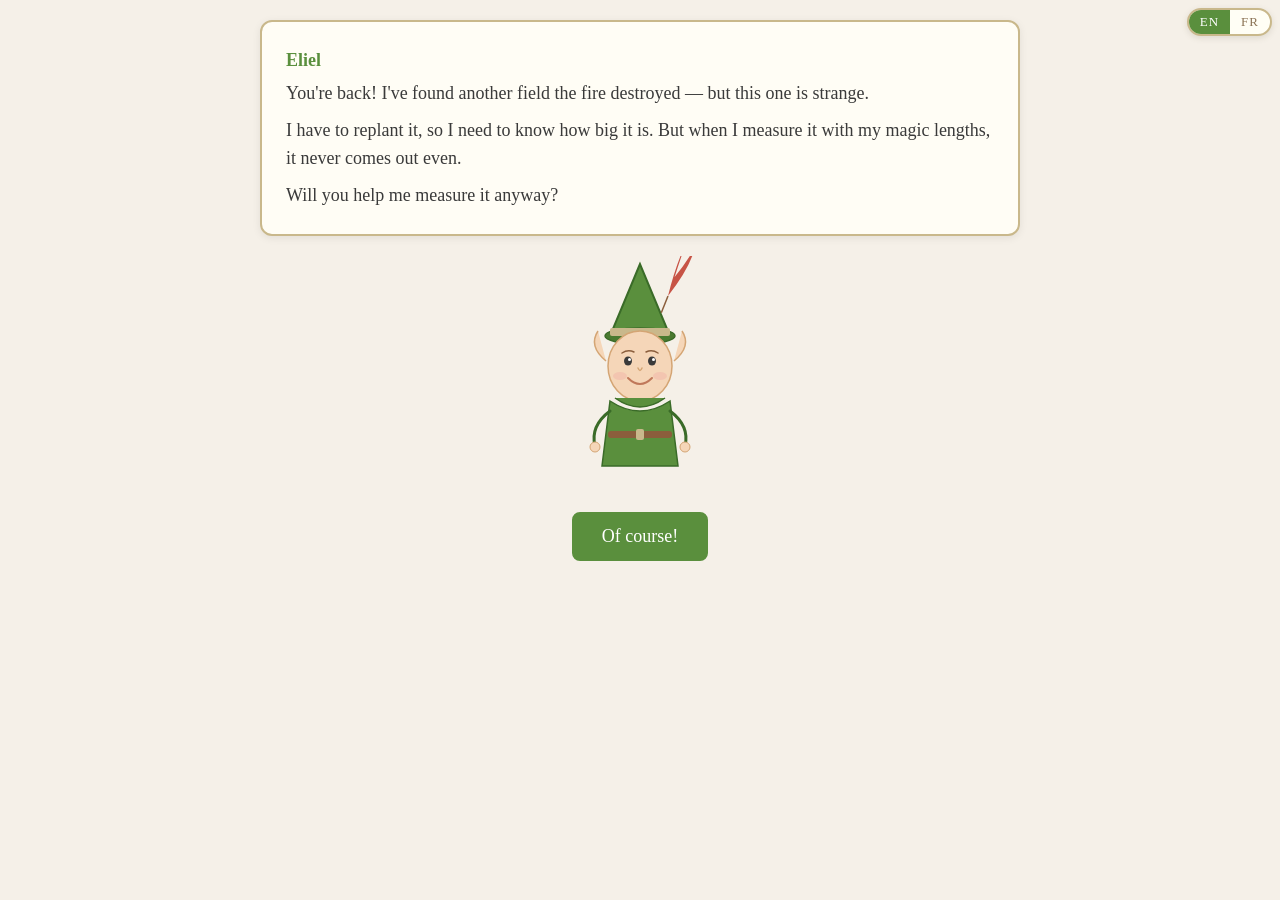
<file: chapter2/index.html>
<!DOCTYPE html>
<html lang="en">
<head>
<meta charset="UTF-8">
<meta name="viewport" content="width=device-width, initial-scale=1.0, user-scalable=no">
<title>A Weird New Field</title>
<link rel="stylesheet" href="pap-core.css">
<style>
/* Chapter-2-specific styles. Everything shared lives in pap-core.css.
   Nothing here yet: every picture in this chapter is styled inline, next to the
   geometry it belongs to. (The dev scaffolding panel that used to live here went
   with the last todoStep(), when Part E landed.) */
</style>
</head>
<body>

<div id="game-container">
  <div id="elf-area"></div>
  <div id="story-panel"></div>
  <div id="game-area"></div>
  <div id="button-area"></div>
</div>

<div id="celebration">
  <div id="celebration-box">
    <h2 id="celeb-title"></h2>
    <p id="celeb-text"></p>
    <button class="btn" id="celeb-btn">Continue</button>
  </div>
</div>

<script src="pap-core.js"></script>
<script>
// ============================================================================
// Chapter 2 — "A Weird New Field" / « Un champ étrange »
//
// Decimals and distributivity. Source deck: AreasTest2.pdf.
// Full plan (parts, gaps, build order): ../CHAPTER2_PLAN.md
//
// STATUS: complete. Parts A, A′, B, C, D, E and F are all built, EN + FR — 118 steps.
// Play with ?debug for the step-jump bar, or ?step=N to boot straight into one.
//
// ⚠️ Part F runs on THREE more fields, so the geometry is no longer fixed. Every constant
// derived from (L, l) is filled in by setField(), and each step is bound to the field it
// belongs to at the bottom of this file. Anything you derive from the field geometry must be
// a FUNCTION, not a module-level const — a const evaluated at load reads `undefined`, which
// renders as nothing at all rather than as an error. See `drh` and `tallyD`.
//
// Shared helpers, the engine and CORE_STRINGS live in pap-core.js.
// This file holds only Chapter 2's strings and its steps.
//
// ⚠️ Write t('key') as you write each step — never retrofit. And route every
// decimal through fmtNum()/parseNum(): French writes 6,2 where English writes
// 6.2, and it cannot be fixed from the dictionary because the numbers are
// computed. See CHAPTER2_PLAN.md §5.
// ============================================================================

// ---- The field this whole chapter is about (deck page 1) ----
//
// Parts A–E all happen on THIS field. Part F then runs the same method on three more
// (CHAPTER2_PLAN.md §10), which is why FIELD is no longer a fixed constant: every piece of
// geometry in this file is a pure function of (L, l), and `setField()` at the bottom
// recomputes the lot. FIELD itself is MUTATED rather than replaced — SIDE, REGION and the
// step closures all hold references to these objects.
const CHAPTER_FIELD = { L: 6.2, l: 3.7 };   // magic lengths
const FIELD = { L: CHAPTER_FIELD.L, l: CHAPTER_FIELD.l };

registerStrings({
  en: {
    page_title: "A Weird New Field",

    // --- intro ---
    c2_intro_hello: "You're back! I've found another field the fire destroyed — but this one is strange.",
    c2_intro_weird: "I have to replant it, so I need to know how big it is. But when I measure it with my magic lengths, it never comes out even.",
    c2_intro_ask: "Will you help me measure it anyway?",
    c2_btn_yes: "Of course!",

    // --- Part A: the child discovers that the sides don't fit ---
    // NOTE: 6.2 and 3.7 are NEVER said out loud here. The child measures, finds that
    // 6 is not enough and 7 is too many, and we stop at "between 6 and 7". The notation
    // arrives only once the child has felt the need for it.
    c2_a_bottom_intro: "Let's measure the bottom side first. Lay magic lengths along it, one after another.",
    c2_a_keep_going: "Good — keep going, right along the edge.",
    c2_a_bottom_gap: "Six magic lengths… and look, there's still a piece of field left over. Try laying one more.",
    c2_a_bottom_over: "Oh! That one sticks right out past the corner. Seven is too many.",
    c2_a_bottom_concl: "So the bottom side is longer than 6 magic lengths, but shorter than 7. It isn't either of them.",

    c2_a_left_intro: "Now the left side. Start at the bottom corner and lay them going up.",
    c2_a_left_gap: "Three… and there's a bit of field left over at the top. Try one more.",
    c2_a_left_over: "Sticking out above the corner! Four is too many.",
    c2_a_left_concl: "So that side is longer than 3 magic lengths, but shorter than 4.",

    c2_a_weird: "This field is decidedly weird. Neither of its sides is a whole number of magic lengths.",
    c2_a_weird2: "Our magic lengths can't measure it. We need something smaller, right?",
    c2_btn_yep: "Yep",
    c2_btn_cantsee: "Can't see why.",

    // --- the magnifier: the child SEES the leftover blown up before working on it ---
    c2_lens_1: "Look — here is that last magic length under my magnifying glass. Only a little scrap of it was actually on the field.",
    c2_lens_2: "So how could we measure bits that are smaller than a magic length? Should we invent a new unit and call it the <strong>smaller magic length</strong>?",
    c2_lens_3: "And what should it be? The length of my foot? The length of my thumb? Or should we cut the magic length into a set of identical pieces?",
    c2_lens_4: "And if so, which ones — halves? thirds? quarters? fifths? sixths? sevenths? eighths? ninths? tenths? It is a hard choice, right? Do you want me to show you the options?",
    c2_btn_show_yes: "Yes, show me!",
    c2_btn_show_no: "No",

    // --- the options, all laid out so the choice can be REASONED, not announced ---
    c2_opt_foot: "Eliel's foot",
    c2_opt_thumb: "Eliel's thumb",
    c2_opt_2: "halves",
    c2_opt_3: "thirds",
    c2_opt_4: "quarters",
    c2_opt_5: "fifths",
    c2_opt_6: "sixths",
    c2_opt_7: "sevenths",
    c2_opt_8: "eighths",
    c2_opt_9: "ninths",
    c2_opt_10: "tenths",
    c2_opt_criteria: "I would like something small enough to measure the little bits left over around the whole magic lengths — but that also makes exactly one magic length when you put enough of them together, so we can count both kinds together without any trouble.",
    c2_opt_reject: "My foot and my thumb are no good: however many you line up, they never make exactly one magic length. There is always a bit too much, or a bit too little.",
    c2_opt_choose: "Let's use tenths of a magic length as our smaller magic length. Is that fine with you?",
    c2_btn_makes_sense: "Makes sense!",
    c2_btn_what: "What!!!",

    // --- Part A2: cut the length into ten, re-measure, THEN write the number ---
    c2_cut_intro: "Good. Let's take one whole magic length, then, and cut it into ten equal pieces.",
    c2_cut_btn: "Cut it into ten!",
    c2_cut_done: "There. Each little piece is a tenth of a magic length.",
    c2_supply_tenths: "Drag tenths onto the leftover bit, or click on it:",
    c2_sliver_bottom_intro: "Now the magic length is cut into tenths, let's fill in the bit of field that was left over on the bottom side.",
    c2_sliver_left_intro: "Same again for the left side — fill in the bit that was left at the top.",
    c2_sliver_keep: "Keep going!",
    c2_count_bottom: "It fits exactly! So how many tenths did you lay down?",
    c2_count_left: "Exactly again! And how many tenths did you lay down this time?",
    c2_count_hint: "Count the tenths you just laid down",

    // --- both sides measured: the long way of saying it, before the short way ---
    c2_both_1: "Yes! The bottom side of the field measures 6 full magic lengths and 2 tenths of a magic length.",
    c2_both_2: "And the left side measures 3 full magic lengths and 7 tenths of a magic length.",
    c2_both_3: "That is rather long and cumbersome to write, isn't it? Do you want me to show you a shortcut way of writing these?",

    // --- the notation, explained as a place to STORE each kind ---
    c2_not_1: "We write 6 full magic lengths and 2 tenths as {n}.",
    c2_not_2: "On the left of the dot we keep the full magic lengths, and on the right the tenths — as long as there are fewer than ten of them, but we'll come back to that later.",
    c2_not_q: "Your turn: how would you write 3 full magic lengths and 7 tenths of a magic length?",
    c2_hint_write_left: "Three, then a point, then the number of tenths",

    // --- Part A′: the same wall again, now for AREA ---
    c2_ap_intro: "Now I know how long both sides are. But what I actually need to know is how many seeds to buy — and for that I need the area. Let's cover the field with magic squares.",
    c2_ap_keep: "Keep going!",
    c2_ap_q_covered: "That's as many as will fit. How many magic squares did you lay down?",
    c2_ap_hint_covered: "Six along the bottom, three going up",
    c2_ap_left1: "Eighteen magic squares. And look — it has happened again.",
    c2_ap_left2: "There's a strip of ground left over all round the edge, and a magic square is far too big to fit in it.",
    c2_ap_left3: "That would not be a problem if I only wanted to plant trees. But I would like to plant flowers along the edges, in the ground that is left over.",
    c2_ap_left4: "Marimon the wizard tells me that one flower seed only needs a square of one tenth of a magic length to grow.",
    c2_ap_lbl_magic: "one magic square",
    c2_ap_lbl_flower: "the square one flower seed needs",
    c2_ap_cmp_1: "Here is one of Marimon's flower squares, next to a magic square. Look how small it is.",
    c2_ap_cmp_2: "Can you help me count how many of these little squares there are in the ground left over round the edges, so I know how many flower seeds to buy?",
    c2_ap_hundredth_intro: "Let's start with something easier. How many of these smaller magic squares fit inside <strong>one full</strong> magic square?",
    c2_ap_hundredth_remind: "You know how to do this — it's exactly what we did with the square fields. Does it remind you of something? Like computing the area of a square field, maybe?",
    c2_btn_yes_plain: "Yes",
    c2_btn_no_plain: "No",
    c2_ap_measure_intro: "Measure the side of the magic square: how many tenths of a magic length do you need to fully follow it?",

    // --- Overrides of CORE strings, for the run of squareMeasureAndFill() below.
    // The core's wording says "magic lengths" and "magic squares"; here the side is measured
    // in TENTHS and covered in FLOWER SQUARES, so the core text would be plainly wrong.
    // Overriding is exactly what merging a chapter dictionary over CORE_STRINGS is for.
    // NOTE: supply_length_side is ALSO used by Part A's measuring, so its wording has to work
    // for both — hence "the lengths" rather than naming either unit.
    supply_length_side: "Drag the lengths along the side, or click on the side:",
    supply_measure_field: "Drag tenths along the bottom side and the left side to measure this little rectangle:",
    q_side_lengths: "How many tenths of a magic length is the side of the magic square?",
    hint_count_lengths: "Count the tenths you laid along the side",
    smf_which_block: "The side is {side} tenths. So how many flower squares do you need to fill one whole column? Click the block that fits.",
    fb_block_column: "That block is {sz} tall — that would not fill a column exactly.",
    smf_ok_cover: "That's the one. Now cover the whole magic square with these blocks of {side}.",
    q_nblocks_needed: "How many blocks of {n} did you need?",
    hint_count_blocks: "Count the blocks",
    smf_table: "So a magic square holds {side} rows of {side} flower squares. {side} TIMES {side} — do you remember how much that is? You can check the table.",
    hint_find_in_table: "Find {a} × {b} in the table",
    c2_ap_name1: "A hundred of the flower squares make one whole magic square. So we call each little flower square a <strong>hundredth of a magic square</strong>.",

    // --- the transfer: the Chapter 1 shortcuts carry over to the new units, unchanged ---
    c2_ap_tr_1: "And here is something really useful.",
    c2_ap_tr_2: "All the shortcuts we learned for computing areas and perimeters of squares and rectangles with magic lengths and magic squares work <strong>exactly the same</strong> with tenths of a magic length and hundredths of a magic square:",
    c2_ap_tr_3: "Measure the sides in magic lengths, and the area comes out in magic squares. Measure the sides in tenths of a magic length instead, and the area comes out in hundredths of a magic square. Nothing else changes.",
    c2_ap_tr_4: "That is exactly what we just did: this square's side is 10 tenths, so its area is 10 × 10 = 100 hundredths. Pretty nice, no?",
    c2_ap_tr_cap: "side: 10 tenths · area: 10 × 10 = 100 hundredths",

    // --- Part B: the field cut into four rectangles ---
    c2_b_lbl_6ml: "6 magic lengths",
    c2_b_lbl_2t: "2 tenths",
    c2_b_lbl_3ml: "3 magic lengths",
    c2_b_lbl_7t: "7 tenths",

    c2_b_l1: "So: 18 magic squares in the middle, and the flower seeds go in the ground left over all round the edge.",
    c2_b_l2: "But look at the shape of that ground. It bends round the corner.",
    c2_b_l3: "I know how to measure the area of a rectangle — one side TIMES the other. I have no idea how to measure the area of a bend.",

    c2_b_cut1: "Unless… watch this. The magic squares stop in two places: 6 magic lengths across, and 3 magic lengths up. What if I carry those two lines all the way to the edges?",
    c2_btn_cut: "Carry on the lines!",
    c2_b_cut2: "There. The bend has fallen apart into three rectangles — a band along the top, a strip down the side, and a little corner where they meet.",
    c2_b_cut3: "And a rectangle is something whose area we know how to measure, right? Let's do them one at a time.",


    // --- counting a rectangle, the slow way (Sylvain, 2026-08-13). The SAME five screens
    // run for the top band and the side strip, which is why almost every string here is
    // parameterised: {what} the rectangle, {n} how many copies, {a} the side that is not
    // ten, {p} = n×a, {r} = the answer.
    c2_b_what_top: "band along the top",
    c2_b_what_side: "strip down the side",
    c2_b_dim_1ml: "one whole magic length",
    c2_b_dim_6ml: "6 whole magic lengths",
    c2_b_dim_3ml: "3 whole magic lengths",
    c2_b_dim_7t: "7 tenths",
    c2_b_dim_2t: "2 tenths",

    c2_b_lots1: "Now look at the {what}. Look at all those flower squares!",
    c2_b_lots2: "There are a lot of them, and counting them one by one would take us all day. But you know what might help? <strong>multiplication!</strong> Do you want to try?",
    c2_btn_wanna: "Yes, let's try!",
    c2_btn_wanna_no: "Not sure…",

    c2_b_split1: "Look at the heavy lines. The {what} is <strong>{n} TIMES the same little rectangle</strong> — {w} wide and {h} tall.",
    c2_b_split2: "So if I knew how many flower squares fit inside just <strong>one</strong> of them, I would only need that many, {n} times over.",
    c2_b_split_q: "So: what is the area of <strong>one</strong> of these little rectangles? You remember how — measure the left side and the bottom side in tenths of a magic length, then multiply them.",
    c2_btn_measure: "Let's measure one!",

    // second time through: no re-selling multiplication, and the child is the one who says
    // how many copies there are
    c2_b_again1: "Now look at the {what}. There are also a lot of flower squares, and counting them one by one would take us all day.",
    c2_b_again2: "Let's use <strong>multiplication</strong> again! Can you see how many identical smaller rectangles the larger one is made of? Let me shade them to help you.",
    c2_b_again_hint: "Count the shaded blocks",
    c2_b_again_ok: "Yes! There are {n} TIMES the same rectangle. Let's use multiplication again to work out the area of the smaller one.",

    c2_b_one_intro: "Here is one of them, on its own. Lay tenths along the bottom side and up the left side.",
    c2_b_one_qleft: "How many tenths of a magic length is the <strong>left</strong> side?",
    c2_b_one_hleft: "Count the tenths you laid up the left side",
    c2_b_one_qbottom: "And how many tenths is the <strong>bottom</strong> side?",
    c2_b_one_hbottom: "Count the tenths you laid along the bottom",
    c2_b_one_ok: "{a} tenths on one side, 10 tenths on the other. So one little rectangle holds <strong>{a} × 10</strong> flower squares.",

    c2_b_assoc1: "And the {what} is {n} TIMES that. So the whole of it holds <strong>{n} × ({a} × 10)</strong> flower squares.",
    c2_b_assoc_q: "Three numbers multiplied together, and we get to choose which two to do first. Does that remind you of something?",
    c2_btn_commut: "Commutativity",
    c2_btn_assoc: "Associativity",
    c2_b_assoc2: "<strong>Associativity!</strong> We can write {n} × ({a} × 10), or ({n} × {a}) × 10 — and the result is exactly the same. So let's do the pair that is on our table first.",
    c2_b_assoc_again: "We can use associativity again to simplify this computation: <strong>{n} × ({a} × 10) = ({n} × {a}) × 10</strong>.",
    c2_b_assoc_q2: "Can you look up {n} × {a}?",
    c2_b_assoc_ok: "{p}. Perfect.",

    c2_b_tenx1: "So the {what} holds <strong>{p} × 10</strong> flower squares.",
    c2_b_tenx2: "And here is one last trick. To multiply a whole number by 10 — a number with no dot in it — you just add a zero at the end: 6 × 10 = 60; 2 × 10 = 20; 10 × 10 = 100.",
    c2_b_tenx_again: "So we have <strong>{p} × 10</strong> flower squares in the {what}. Remember our trick that makes multiplying by 10 easy? Let's use it now.",
    c2_b_tenx_q: "So how much is {p} × 10?",
    c2_b_tenx_hint: "Add a zero to the end of {p}",
    c2_b_tenx_ok: "Yes, great! {r} flower squares in the {what}.",

    c2_b_corner1: "And the little corner, where the band and the strip meet. 2 tenths by 7 tenths.",
    c2_b_corner2: "This one is small enough to be back on our table.",
    c2_b_corner_q: "How many flower squares fit in the corner?",
    c2_b_corner_hint: "2 × 7 — it is on our table",
    c2_b_corner_ok: "14. The easiest one of the three — and the one it is easiest to forget.",

    c2_b_tally1: "Three rectangles, all counted. Now put them together.",
    c2_b_tally_q: "How many flower squares are there in the ground left over, all round the edge?",
    c2_b_tally_p1: "Start with the two big ones — the band along the top and the strip down the side.",
    c2_b_tally_p2: "And now the little corner, the one that is easy to forget.",
    c2_b_lbl_top: "top band",
    c2_b_lbl_side: "side strip",
    c2_b_lbl_corner: "corner",

    c2_b_wrap1: "And here it is — we managed to measure this field’s whole area, with the help of the little flower squares. It comes to <strong>18 magic squares and 494 hundredths of a magic square</strong>.",
    c2_b_wrap2: "Congratulations! You are very good at counting now.",
    c2_b_unit_h: "{n} hundredths of a magic square",
    c2_b_unit_tseed: "{n} tree seeds",
    c2_b_unit_fseed: "{n} flower seeds",
    c2_b_unit_ms: "{n} magic squares",
    c2_b_seeds_intro: "Now for the seeds. One seed goes in each square — look.",
    c2_b_seeds_q1: "How many tree seeds do I need to buy?",
    c2_b_seeds_h1: "One tree seed in each magic square",
    c2_b_seeds_q2: "And how many flower seeds?",
    c2_b_seeds_h2: "One flower seed in each flower square",
    c2_b_seeds_ok: "Wow, that is a lot! I should go and ask Marimon about this.",
    c2_b_unit_sq: "{n} flower squares",
    c2_b_cnt_whole: "18 magic squares",
    c2_b_cnt_top: "420",
    c2_b_cnt_side: "60",
    c2_b_cnt_corner: "14",

    // --- Part C: the wire, and the carry ---
    // The carry is motivated at the MARKET, not in the notation. Fourteen tenths appears
    // and is left alone; nobody remarks on it. What forces the regrouping is that wire is
    // wire — it all comes off one roll, so asking for it in two piles is nonsense. See the
    // c2_c_mkt_* keys, which are the hinge of the whole part.
    c2_c_intro1: "The seeds are sorted. But there is still the other thing I always have to deal with: the Gorns.",
    c2_c_intro2: "I have to run a wire all the way around the field to keep them out. So now I need to know how much wire to buy.",
    c2_c_intro_ask: "Shall we measure it out?",
    c2_btn_lets_go: "Let's go!",

    c2_c_supply: "Drag wire onto the side, or just click on the side:",
    c2_c_lbl_wholes: "magic lengths",
    c2_c_lbl_tenths: "tenths",
    c2_c_keep: "Keep going!",
    // Both refusals are gentle and reversible — and the first one is quietly the same idea
    // as the carry itself: use the biggest unit that fits, then mop up with the small ones.
    c2_c_use_big: "We could — but a whole magic length still fits along here. Let's use the big pieces first, it will be much quicker.",
    c2_c_too_big: "That one would stick right out past the corner. There's no room for a whole magic length any more — finish off with tenths.",

    c2_c_left_intro: "Let's start with the left side. Lay the wire along it, starting at the bottom corner and going up.",
    c2_c_switch: "No more whole magic lengths will fit. Finish the side off with tenths.",
    c2_c_left_qw: "How many whole magic lengths of wire did you lay along the left side?",
    c2_c_left_hw: "Count the big pieces",
    c2_c_left_qt: "And how many tenths did you need to complete the side?",
    c2_c_left_ht: "Count the little pieces at the top",
    c2_c_left_ok: "So the left side takes {w} magic lengths and {t} tenths of wire.",

    c2_c_bottom_intro: "Now the bottom side. Same again — lay the wire along it.",
    c2_c_bottom_qw: "How many whole magic lengths of wire did you lay along the bottom side?",
    c2_c_bottom_qt: "And how many tenths did you need to complete it?",
    c2_c_bottom_ht: "Count the little pieces at the right-hand end",
    c2_c_bottom_ok: "And the bottom side takes {w} magic lengths and {t} tenths of wire.",

    c2_c_rest1: "Two sides done, two to go — and those two are easy. The top side is exactly as long as the bottom one, and the right side is exactly as long as the left.",
    c2_c_rest2: "Go on, run the wire round the other two.",
    c2_c_rest_ok: "The whole field is fenced.",

    c2_c_form1: "So how much wire is that altogether? We know this one — we worked it out on the very first fields, and we said all our shortcuts still work with the new units:",
    c2_c_form_f: "<strong>Perimeter of a rectangle: 2×L + 2×l</strong>",
    c2_c_form2: "Two long sides and two short ones. Let's do the two long ones first.",
    c2_btn_two_long: "The two long sides!",

    c2_c_2L_1: "The long side is {w} magic lengths and {t} tenths, and there are two of them.",
    c2_c_2L_2: "We can take the magic lengths and the tenths separately — just like we took the field apart into rectangles.",
    c2_c_2L_qw: "The magic lengths first. How much is 2 × {w}?",
    c2_c_2L_qt: "And now the tenths. How much is 2 × {t}?",
    c2_c_2L_ok: "So the two long sides come to {dw} magic lengths and {dt} tenths.",

    c2_c_2l_1: "Now the two short sides. Each one is {w} magic lengths and {t} tenths.",
    c2_c_2l_qw: "The magic lengths first: how much is 2 × {w}?",
    c2_c_2l_qt: "And the tenths: how much is 2 × {t}?",
    c2_c_2l_ok: "So the two short sides come to {dw} magic lengths and {dt} tenths.",

    // From here on the two quantities are ORANGE and PURPLE in the prose as well as on the
    // field, and the unit word sits inside the colour: the whole point is that "18" and "18"
    // are different things, so colouring the bare number would say nothing.
    c2_c_u_ml: "{n} magic lengths",
    c2_c_u_t: "{n} tenths",
    c2_c_u_tml: "{n} tenths of a magic length",
    // "the one that was hiding" — a whole magic length, so it is orange like the rest of them.
    // Its own key because French needs the feminine pronoun agreeing with `longueur magique`.
    c2_c_u_the1: "the one",

    c2_c_add1: "Now we put the two together — the magic lengths with the magic lengths, and the tenths with the tenths.",
    c2_c_add_qw: "{a} and {b}. How many magic lengths of wire is that altogether?",
    c2_c_add_hw: "{a} + {b}",
    c2_c_add_qt: "And {a} and {b}. How many tenths is that?",
    c2_c_add_ok: "Eighteen and eighteen! Careful though — they are not the same eighteen: {a} on one side, {b} on the other.",

    // The hinge. Nothing before this screen has complained about having 18 tenths.
    c2_c_mkt1: "So I need {a} of wire, and {b} of wire.",
    c2_c_mkt_q: "Tell me something. At the market, do they sell magic lengths of wire separately from tenths of a magic length of wire? Or is it all cut off the same roll?",
    c2_btn_wire_same: "Wire is wire!",
    c2_btn_wire_huh: "Hmm, what???",
    c2_c_mkt2: "Wire is wire. It all comes off the same roll — so it makes no sense at all to ask the trader for it in two separate piles.",
    c2_c_mkt3: "What we should do is fit as much of it as we can into our <strong>bigger</strong> unit, the magic lengths, and keep only whatever is left over in tenths. Does that make sense?",
    c2_btn_it_does: "It does!",
    c2_btn_not_really: "Not really…",

    c2_c_hide1: "So here is the question: are there whole magic lengths hiding among our {a}?",
    c2_c_hide_q: "How many tenths of a magic length do you need to make one whole magic length?",
    c2_c_hide_h: "Think back to how we cut the magic length up in the first place",
    c2_c_hide_ok: "Ten. Of course — that is exactly how we made them.",

    c2_c_carry1: "Let's put our {a} of wire side by side and have a look. I have hung a whole magic length above them, to compare against.",
    c2_c_carry2: "Lay them all out.",
    c2_c_ref_lab: "one whole magic length",
    c2_c_carry_full: "{a}, all in a row. Now look at where the whole magic length above them stops.",
    c2_btn_group_ten: "Group ten of them!",
    c2_c_carry_done: "There it is. Ten tenths, and they make exactly one whole magic length — it was hiding in there the whole time.",
    c2_c_carry_q: "So how many tenths are left over, once we take that magic length out?",
    c2_c_carry_h: "{t} tenths, take away the ten that just became a magic length",
    c2_c_carry_ok: "Eight! So our {a} were really {b} plus {c}.",

    c2_c_tot1: "Which gives us {a}, plus {e} that was hiding, plus the {b} left over. That is {c} and {d}.",
    c2_c_tot_q: "Your turn: how do we write {c} and {d}?",
    c2_c_tot_h: "Nineteen, then a point, then the number of tenths",
    c2_c_tot_ok: "<strong>{n} magic lengths of wire.</strong> That is what I shall ask for at the market.",
    c2_c_tot2: "And then the Gorns can stay out.",

    // --- Part D: Marimon's rule, and the repackaging ---
    // The motive is Eliel's, not the arithmetic's: he is replanting a burned forest, and
    // eighteen trees is not a forest. That is what sends him to Marimon.
    c2_d_m1: "Eighteen trees. That is not much of a forest, is it? And four hundred and ninety-four flowers is an awful lot of flowers.",
    c2_d_m2: "So I went to see Marimon the wizard about it — and he told me something I did not know.",
    c2_d_m3: "A tree seed does <strong>not</strong> really need a magic square. What it needs is a patch of ground <strong>all in one piece</strong> with the same area as a magic square — a hundred hundredths. The shape does not matter at all.",
    c2_d_btn_show: "Show me one!",

    c2_d_ex1: "Here is the sort of patch Marimon means. It is not a square. It is not even a rectangle — it bends.",
    c2_d_ex2: "But he says a tree seed would grow in it perfectly well. Shall we check why?",
    c2_d_ex_lbl_t: "{n} tenths",
    c2_d_ex_lbl_h: "{n} hundredths",
    c2_d_ex_qa: "The tall part is lit up. It is 10 tenths across and 7 tenths up. How many hundredths is that?",
    c2_d_ex_ha: "10 × 7",
    c2_d_ex_qb: "And now the low part: 10 tenths across and 3 tenths up. How many hundredths?",
    c2_d_ex_hb: "10 × 3",
    c2_d_ex_qc: "So how many hundredths in the whole patch, both parts together? <strong>{a}&nbsp;+&nbsp;{b}&nbsp;=&nbsp;?</strong>",
    c2_d_ex_hc: "Seven tens and three more tens",
    c2_d_ex_ok: "A hundred hundredths — exactly the area of one magic square. It simply isn't square-shaped, and Marimon says that is perfectly fine.",

    c2_d_q1: "Now look at our leftover ground again. {n} hundredths of it, and it is all in one piece — it runs right round the corner.",
    c2_d_q2: "So every patch of a hundred hundredths I can mark out in there is one more tree.",
    c2_d_btn_carve: "Let's mark some out!",

    c2_d_carve_go: "Click on the ground to mark out a plot. I will make each one a hundred hundredths — all in one piece, bending wherever it has to.",
    c2_d_carve_1: "There. A hundred hundredths, all in one piece — that is one more tree. Keep going!",
    c2_d_carve_n: "Plot number {n}. That is {m} hundredths marked out, and {n} more trees. Keep going!",
    c2_d_carve_4: "Four plots — {m} hundredths, and four more trees. Now: do you think there is room for a fifth? Try it and see.",
    // The refusal is careful about WHY. What is left is still contiguous, so Marimon's rule
    // is not what stops him — the area is, and the next screens count it.
    c2_d_carve_no1: "No. There is not enough ground left for a fifth plot.",
    c2_d_carve_no2: "Not because it is in pieces, mind you — what is left still hangs together all the way round the corner. There simply is not a hundred hundredths of it. Let's count what there is.",

    c2_d_band1: "Here is the field with the four tree plots marked out on it.",
    c2_d_band2: "What is left over is for the flowers: the far end of the band along the top, plus the strip down the side and the little corner, which the plots never reached.",
    c2_d_btn_look: "Let's look closer!",
    c2_d_band_click: "Here is the far end of the band, up close. Click on every little flower square in it, so we count them all.",
    c2_d_band_q: "So how many hundredths are left at the far end of the band?",
    c2_d_band_h: "Two rows of ten",
    c2_d_band_ok: "Twenty. And the strip down the side is still {b}, and the little corner is still {c}.",
    c2_d_lbl_bandrest: "end of the band",

    c2_d_tally1: "So this is the ground that is left for the flowers:",
    c2_d_tally_q: "Let's add it up, two at a time — exactly the way we did before.",
    c2_d_tally_p1: "Start with the end of the band and the strip down the side.",
    c2_d_tally_p2: "And now the little corner again — still the easy one to forget.",

    c2_d_tr1: "{r} hundredths of ground left over, and all of it still in one piece.",
    // Asked, not asserted. The child has Marimon's rule and the number; applying it is one
    // step, and it is the step that makes the rule theirs.
    c2_d_tr_ask: "So tell me: is there enough ground left over there to plant one more tree, by Marimon's rule?",
    c2_d_tr_yes: "Have another look. Marimon says a tree needs a hundred hundredths, all in one piece — and we have {r}.",
    c2_d_tr_no: "No. A tree needs a hundred hundredths, and we only have {r}. Four plots really is all we can get out of it.",
    c2_d_tr2: "Which brings me to the question I actually care about.",
    c2_d_tr_q: "I had {a} magic squares of tree ground to start with, and we have just marked out {b} more plots. How many tree seeds do I need to buy now? <strong>{a}&nbsp;+&nbsp;{b}&nbsp;=&nbsp;?</strong>",
    c2_d_tr_h: "Count on from {a} — {b} more",
    c2_d_cnt_whole: "{n} magic squares",

    c2_d_wrap1: "Look at what just happened. Before Marimon told me his rule, this field was {a} tree seeds and {b} flower seeds.",
    c2_d_wrap2: "Now it is <strong>{a} tree seeds</strong> and <strong>{b} flower seeds</strong>.",
    c2_d_wrap3: "And not one handful of earth changed. It is the same field, exactly as big as it always was — we simply packed it better. {n} more trees, out of the very same ground.",

    // --- PART E: name what we did, and write the answer ---
    // Late, like Chapter 1's formal definitions: the child has now cut a rectangle's sides
    // and multiplied the pieces three times over, so the name lands on something they own.
    c2_e_back1: "Before we move on, I want to look at what we just did. It deserves a name.",
    // First person plural throughout — the same register as c2_a_weird2 ("OUR magic lengths
    // can't measure it. WE need something smaller"). The child did this work.
    c2_e_back2: "This field's sides were not whole numbers of magic lengths, so we could not count it the way we count an ordinary field. What we did instead was cut it into <strong>four rectangles</strong> — and every single one of those, we already knew how to count.",

    // The conversion, printed on the edge it is about. The bottom one is Eliel's worked
    // example and is up from the start; the left one appears only AFTER the child has
    // written it (lesson 17) — on screen from the start it would answer the question.
    c2_e_lbl_2t_eq: "2 tenths = {n} magic lengths",
    c2_e_lbl_7t_eq: "7 tenths = {n} magic lengths",
    c2_e_sides1: "Look at the bottom side: 6 whole magic lengths, and 2 tenths. That is <strong>6 + {b}</strong> — and we write the whole thing {L}.",
    c2_e_sides2: "See {b} on its own? There are no whole magic lengths in it at all, so a <strong>0</strong> goes on the left of the dot: {b}.",
    c2_e_sides_q: "Your turn, for the left side. It is 3 whole magic lengths and 7 tenths, which we write {l}. But written as a sum: {l} = 3 + ?",
    c2_e_sides_h: "Zero, then the dot, then the number of tenths",
    c2_e_sides_ok: "Exactly. {L} = 6 + {b}, and {l} = 3 + {d}. Each side is a whole part plus a tenths part.",

    c2_e_prod1: "Now remember the shortcut from our very first field: the area of a rectangle is <strong>L × l</strong> — one side TIMES the other.",
    c2_e_prod2: "So the area of this whole field is <strong>{L} × {l}</strong>.",
    // The chapter's own difficulty, said out loud. Everything that follows is the way round it.
    c2_e_prod3: "And there is my trouble: I have no idea how to multiply {L} by {l}. Nobody ever taught me that. Which is exactly why we had to cut the field up.",

    c2_e_four1: "Every one of the four rectangles is a rectangle too — so every one of them has an area of one side TIMES the other.",
    c2_e_four2: "And look where their sides come from: each little rectangle takes <strong>one piece of the bottom side</strong> and <strong>one piece of the left side</strong>. Nothing else.",
    c2_e_four3: "The big one is easy: 6 magic lengths across and 3 up, so its area is <strong>6 × 3</strong> — the 18 magic squares we counted right at the beginning.",
    c2_e_four_btn: "My turn!",
    // The rectangle's name carries its own article, and the sentence never uses a pronoun
    // that has to agree with it: French says "le coin" but "la bande", and a hard-coded
    // article would have produced "la coin". Hence "sa largeur" in FR, and these three keys
    // rather than Part B's article-less c2_b_lbl_*, which other screens still need bare.
    c2_e_lbl_top: "the top band",
    c2_e_lbl_side: "the side strip",
    c2_e_lbl_corner: "the corner",
    c2_e_q_across: "Now <strong>{what}</strong>. How far does it reach across, in magic lengths?",
    c2_e_q_up: "And <strong>{what}</strong> — how tall is it, in magic lengths?",
    c2_e_h_w: "{n} whole magic lengths",
    c2_e_h_t: "{n} tenths — zero, then the dot, then {n}",
    c2_e_four_done1: "There they are: all four areas, written on the ground they belong to.",
    c2_e_four_done2: "And the sides are written as numbers now too — 6 and {b} along the bottom, 3 and {d} up the side.",

    c2_e_eq1: "The four rectangles <strong>are</strong> the field. Nothing was left out, and nothing was counted twice. So the big area and the four small areas added together have to be the same thing:",
    c2_e_eq2: "That is what we have been doing all along. Now let's write it in a way that shows <em>why</em> it works.",

    c2_e_sp1: "We know each side is a sum: {L} = 6 + {b}, and {l} = 3 + {d}. Let's put those in.",
    c2_e_sp2: "Now you can read it straight off the picture: <strong>each piece of the bottom side, times each piece of the left side</strong>. Two pieces and two pieces make four rectangles, and there they all are.",

    c2_e_id1: "And here is the really useful part. It was never about 6, or {b}, or 3, or {d}. Cut <strong>any</strong> rectangle's sides <strong>L</strong> and <strong>l</strong> in two, and exactly the same thing happens.",
    c2_e_id2: "Call the two pieces of one side <strong>a</strong> and <strong>b</strong>, and the two pieces of the other <strong>c</strong> and <strong>d</strong>:",
    // The name arrives with the formula, not on a screen of its own — and it is immediately
    // cut back down to size, because a fancy name is not what the child gained here.
    // "Another" is doing real work: Part B already handed them associativity.
    c2_e_id_name: "This property has another fancy name: <strong>the distributivity of multiplication over addition</strong>. But in the end, it is just about cutting rectangles up so that their area is easier to compute. Let's check.",
    c2_e_btn_check: "Let's check!",
    c2_e_id_go: "One term at a time, then. Each one is a rectangle of the field — find it and click on it.",
    c2_e_id_q: "Click on the rectangle whose area is <strong>{term}</strong>.",
    c2_e_pc_long: "long",
    c2_e_pc_short: "short",
    c2_e_id_wrong: "Not that one. <strong>{x}</strong> is the {px} piece of the bottom side, and <strong>{y}</strong> is the {py} piece of the left side — so look for the rectangle where those two meet.",
    c2_e_id_done: "All four, and the little corner last — the one everybody forgets. Here it is {b} × {d}, the {n} hundredths we counted way back. That is what distributivity says: cut the sides, multiply every piece of one by every piece of the other, add up. And it is the most useful thing in this whole chapter — you and I will be needing it again.",

    // --- the four terms, worked out one at a time ---
    // The identity is not left as a picture: it is USED. Every term is computed on its own,
    // with the field showing only the rectangle in question, and each one is a decimal
    // multiplication the child could not have done an hour ago.
    c2_e_ap1: "So — what is {L} × {l}? We have never actually multiplied it. But now we do not have to guess: we know it is those four rectangles added up, and each of those we can work out on its own.",
    c2_e_ap2: "One at a time, then. I will light up whichever one we are on.",
    c2_e_q_ms: "<strong>{p} = ?</strong> magic squares",
    c2_e_q_h: "<strong>{p} = ?</strong> hundredths of a magic square",

    c2_e_tw1: "The big one first, and it is the easy one: 6 magic lengths across, 3 up, and every square in it a whole magic square.",
    c2_e_tw_h: "Six threes",
    c2_e_tw_ok: "{n} magic squares — the very ground you covered on your first go at this field.",

    // The road through a decimal multiplication, laid once and then walked twice more.
    c2_e_ts1: "Now the strip down the side: <strong>{b} × 3</strong>. That is a multiplication with a dot in it, and we never learned how to do one of those either.",
    c2_e_ts2: "But here is the way round. Do it in <strong>tenths</strong> first — tenths are whole numbers, and we can multiply those. Count what comes out in <strong>hundredths</strong> of a magic square. Then come back to magic squares at the end.",
    c2_e_ts_qa: "First, then: how many tenths of a magic length is <strong>{b}</strong> magic lengths?",
    c2_e_ts_ha: "Two of them",
    c2_e_ts_qb: "And how many tenths is <strong>3</strong> whole magic lengths?",
    c2_e_ts_hb: "Three times ten — and multiplying by ten just adds a zero",
    c2_e_ts3: "So <strong>{b} × 3</strong> in magic lengths is <strong>2 × 30</strong> in tenths. And a tenth times a tenth is a hundredth of a magic square, so that is what the answer will be counted in.",
    c2_e_ts_hc: "Two times three tens",
    c2_e_ts4: "Sixty hundredths. Now back to magic squares — and for that we need to know how a hundredth is written.",
    c2_e_ts5: "One hundredth of a magic square we write <strong>{one}</strong>. Ten hundredths, <strong>{ten}</strong>. And so on, as long as there are fewer than a hundred of them.",
    c2_e_ts_qd: "So how do you think we write <strong>{n} hundredths</strong> of a magic square?",
    c2_e_ts_hd: "Zero, then the dot, then {n}",
    c2_e_ts_ok: "<strong>{a}</strong> magic squares. That is the strip down the side, and you have just multiplied two numbers with a dot in them.",

    c2_e_tc1: "The little corner now: <strong>{b} × {d}</strong>. Same road, and this time you know it.",
    c2_e_tc_qa: "How many tenths is <strong>{b}</strong> magic lengths?",
    c2_e_tc_qb: "And how many tenths is <strong>{d}</strong> magic lengths?",
    c2_e_tc_hb: "Seven of them",
    c2_e_tc_hc: "Two sevens",
    c2_e_tc_qd: "And how do we write <strong>{n} hundredths</strong> of a magic square?",
    c2_e_tc_ok: "<strong>{a}</strong>. The little corner — and it is the same {n} hundredths we counted in it long ago.",

    c2_e_tt1: "And the band along the top: <strong>6 × {d}</strong>. Same road one last time.",
    c2_e_tt_qa: "How many tenths is <strong>6</strong> whole magic lengths?",
    c2_e_tt_ha: "Six times ten — add a zero",
    c2_e_tt2: "So it is <strong>60 × 7</strong> hundredths. That is off our table — but we have met it before: <strong>60 × 7 = (6 × 7) × 10</strong>, and 6 × 7 <em>is</em> on the table.",
    c2_e_tt_hc: "6 × 7 = 42, then add a zero",
    c2_e_tt3: "Four hundred and twenty hundredths. That is a lot more than a hundred, so this time there are whole magic squares hiding in there.",
    c2_e_tt4: "Let's try the same trick as before and see whether it still holds: to come back from hundredths to magic squares, move the dot two places to the left.",
    c2_e_tt_qd: "So how would we write <strong>{n} hundredths</strong> of a magic square?",
    c2_e_tt_hd: "Four, then the dot, then 20",

    // ...and the trick is CHECKED, against ground the child carved out with their own clicks.
    c2_e_tk1: "<strong>{a}</strong>. Now, if that trick is any good, it has just told us two things we can go and check on the ground.",
    c2_e_tk_qa: "First: how many whole magic squares does {a} say are hiding in that band?",
    c2_e_tk_ha: "The figure on the left of the dot",
    c2_e_tk2: "Four! And look — we marked them out ourselves, back when we were carving plots for the trees. There they are: four patches, a hundred hundredths each.",
    c2_e_tk_qb: "And second: how many hundredths does {a} say are left over after those four?",
    c2_e_tk_hb: "The two figures on the right of the dot",
    c2_e_tk3: "Twenty, it says. Shall we go and count them, and see if it told the truth?",
    c2_e_tk_btn: "Let's count them!",
    c2_e_tk_ok: "Twenty, exactly as it promised. So the trick holds: moving the dot two places to the left really does turn hundredths back into magic squares.",

    c2_e_tp1: "There we are — every piece of the field, worked out from its own two sides: the field on the left, and on the right the {n} whole magic squares, then the band with its four marked-out patches and its {r} hundredths over, then the strip and the corner.",
    c2_e_tp3: "Now, Marimon's rule again. He does not care whether a hundred hundredths is a square or not — it only has to be all in one piece, whatever shape it takes. So we may count those four odd-looking patches as four magic squares, when we work out the area and my shopping list. Agreed?",

    c2_e_rg1: "Then let's put them where they belong: the four patches over with the whole magic squares, and the odds and ends together.",
    c2_e_rg_qa: "So how many blocks with the area of a magic square does this field hold altogether? <strong>{a}&nbsp;+&nbsp;{b}&nbsp;=&nbsp;?</strong>",
    c2_e_rg_ha: "Count on from {a} — {b} more",
    c2_e_rg_qb: "And the leftovers: <strong>{x}&nbsp;+&nbsp;{y}&nbsp;+&nbsp;{z}&nbsp;=&nbsp;?</strong> hundredths.",
    c2_e_rg_hb: "{x} and {y} make 80",
    c2_e_rg_qc: "So: {w} whole magic squares and {h} hundredths. How would you write that with a dot — the whole magic squares on the left, the hundredths on the right?",
    c2_e_rg_hc: "{w}, then the dot, then {h}",
    c2_e_rg_ok1: "We say the area of this field is <strong>{A} magic squares</strong>. Which means: {w} separate blocks each with the area of a magic square — a hundred hundredths, square or not — and {h} hundredths left over.",
    c2_e_rg_ok2: "And see how good that is. The number hands me my shopping list straight off: <strong>{w} tree seeds</strong> and <strong>{h} flower seeds</strong>. Powerful, isn't it?",
    // --- the perimeter, done the same way (Sylvain, 2026-08-14) ---
    // The chapter's last screen brings distributivity back to Chapter 1's OTHER formula, and
    // lands on the very number Part C got by laying wire piece by piece and hauling it to the
    // market. Same answer, a fraction of the work — which is what a shortcut is for.
    c2_e_pw1: "One last thing. Distributivity helps with the <strong>perimeter</strong> too — with working out how much wire to buy.",
    c2_e_pw_ask: "Want me to show you?",
    c2_e_pw_yes: "Yes!!!",
    c2_e_pw_why: "Why not?",
    c2_e_pw2: "Four small multiplications instead of two frightening ones. Let's start with the easy ones.",
    c2_e_q_ml: "<strong>{p} = ?</strong> magic lengths",
    c2_e_q_t: "<strong>{p} = ?</strong> tenths of a magic length",
    c2_e_pw_ok: "{a} and {b} — the whole magic lengths on the two long sides, and on the two short ones.",

    c2_e_pt1: "Now <strong>2 × {b}</strong>. Same trouble as before, and the same way round it: do it in tenths first, and come back at the end.",
    c2_e_pt_qa: "How many tenths of a magic length is <strong>{b}</strong> magic lengths?",
    c2_e_pt2: "Four tenths of a magic length. And tenths go on the right of the dot — that we have known since the very beginning.",
    c2_e_pt_qc: "So how do we write <strong>{n} tenths</strong> in magic lengths?",
    c2_e_pt_hc: "Zero, then the dot, then {n}",
    c2_e_pt_ok: "<strong>{a}</strong>. That is the tenths along the two long sides.",

    c2_e_pu1: "And now the hard one: <strong>2 × {d}</strong>.",
    c2_e_pu_qa: "How many tenths is <strong>{d}</strong> magic lengths?",
    c2_e_pu2: "Fourteen tenths. So how do we turn that into magic lengths? Let's try the same trick — but move the dot only <strong>one</strong> place to the left this time, because we are coming back from tenths and not from hundredths.",
    c2_e_pu_qc: "So how would we write <strong>{n} tenths</strong> in magic lengths?",
    c2_e_pu_hc: "One, then the dot, then 4",
    c2_e_pu3: "<strong>{a}</strong>, it says — one whole magic length and four tenths. Let's go and check that, the way we checked the other one.",
    c2_e_pu4: "Here are the {n} tenths: {t} from one short side and {t} from the other. Group ten of them and let's see what is left.",
    c2_e_pu_q: "So — how many tenths are left over?",
    c2_e_pu_h: "Count what did not go into the big piece",
    c2_e_pu_ok: "Four! One whole magic length and four tenths — exactly what the trick promised. So it works coming back from tenths too.",

    c2_e_ps1: "All four done. Now let's add them up.",
    c2_e_ps2: "And here is where <strong>commutativity</strong> and <strong>associativity</strong> come back: they let us shuffle the terms of a sum around however we please. So let's put the whole magic lengths together and the tenths together. All right?",
    c2_e_btn_allright: "All right!",
    c2_e_btn_dunno: "Don't see why.",
    c2_e_ps3: "There. Whole magic lengths on one side, tenths on the other — and {a} has split into one whole magic length and four tenths, which is exactly what it means.",
    c2_e_ps_qa: "Count the magic lengths. How many?",
    c2_e_ps_ha: "{a} and {b} and one more",
    c2_e_ps_qb: "And now the tenths. How many?",
    c2_e_ps_hb: "Four and four",
    c2_e_ps_qc: "{w} magic lengths and {t} tenths. How would you write that as a single number?",
    c2_e_ps_hc: "{w}, then the dot, then {t}",
    c2_e_ps_ok1: "<strong>{P} magic lengths of wire</strong> — and that is the very same number we got by laying the wire out piece by piece and carting it all to the market.",
    c2_e_ps_ok2: "Only this time it took four small multiplications and a sum. See how fast you can work out this weird field now?",
    c2_e_lbl_ml: "{n} magic lengths",
    c2_e_lbl_t: "{n} tenths",
    c2_e_lbl_whole: "whole magic squares",
    c2_e_lbl_plots: "{n} patches",
    c2_e_lbl_ms: "{n} magic squares",

    c2_e_cn_help: "You've been of <strong>tremendous help</strong> — again!",
    c2_e_cn_learned: "You've learned <strong>tenths</strong> and <strong>hundredths</strong>, how to write them after a dot, how to pack ten of them back into one, and <strong>distributivity</strong> — chopping a rectangle's sides up to multiply the pieces.",
    c2_e_cn_forest: "My weird field is planted: 22 trees and 94 flowers. Marimon says he has never seen a tidier one.",
    c2_e_cn_complete: "Quest Complete — A Weird New Field!",
    c2_e_cn_finished: "You've finished the Table of Areas — Chapter 2.",
    c2_e_cn_next: "Next chapter: <em>The Power of the Root</em> — coming soon!",
    // --- PART F: three more fields, run by the child (CHAPTER2_PLAN.md §10) ---
    // Eliel prompts and stops. Every number in here is a {placeholder} read off the current
    // field, because these same strings run three times on three different fields.
    // ⚠️ No dimension digit in F_FIELDS is 1, which is what keeps every "{n} tenths" plural in
    // both languages. If a fourth field is ever added, keep that or write the agreement.
    c2_f_arrive1: "Marimon has been right round the forest, and he brings news. Three more fields the fire took — and every single one of them a weird one.",
    c2_f_arrive2: "But you know the whole method now. Measure the sides, write them with a dot, cut the field into rectangles, count the pieces, add them up.",
    c2_f_arrive3: "So this time <strong>you</strong> do it, and I shall keep quiet.",
    c2_f_btn_myturn: "My turn!",

    c2_f_m_bottom: "Here it is. Start with the bottom side — whole magic lengths, as far as they will go.",
    c2_f_m_left: "Now the left side, from the bottom corner going up.",
    c2_f_m_gap: "Still a piece of field left over. Lay one more and see.",
    c2_f_m_exact: "Wait — we've reached the corner using only full magic lengths. The magic lengths came out <strong>exactly</strong>, with nothing left over at all. That has not happened once in this whole adventure.",
    c2_f_m_over: "Out past the corner — too many.",
    c2_f_m_concl_b: "So the bottom side is that many whole magic lengths, and then a bit more.",
    c2_f_m_concl_l: "And the left side is the same: some whole ones, and then a bit more.",

    c2_f_t_bottom: "Under the glass, then. Fill that leftover up with tenths.",
    c2_f_t_left: "And now the bit at the top of the left side.",
    c2_f_t_q: "How many tenths did you lay?",
    c2_f_t_h: "Count the little pieces inside the lens.",

    c2_f_w_lead: "That side is measured all the way — whole magic lengths and tenths. Write it down as one number.",
    c2_f_w_lead_whole: "Whole magic lengths, and not a single tenth. Write that side down.",
    c2_f_w_h_whole: "Just the whole magic lengths. There is nothing to put after the dot.",
    c2_f_w_qb: "Write the bottom side as a number.",
    c2_f_w_ql: "And now the left side.",
    c2_f_w_h: "{w} whole magic lengths, then the dot, then {t} tenths.",
    c2_f_w_ok_b: "{L}. One side done. Now the other one, the same way.",
    c2_f_w_ok: "{L} by {l}. That is the whole field, written down.",

    c2_f_next2: "Second field, and a longer one. Same job, and I shall say even less this time.",
    c2_f_next2b: "Measure it, side by side, exactly the way you just did.",

    c2_f_next3: "Last field. You know the whole thing by heart now, so off you go — measure it, cut it, count it.",
    c2_f_odd3: "I will say one thing and then be quiet: there is something a little different about this one. See if you can catch it.",

    c2_f_cut1: "Cut each side into its whole magic lengths and its tenths, and the field comes apart on its own.",
    c2_f_cut_four: "Four rectangles, as always: the big one, the band along the top, the strip down the side, and the little corner.",
    c2_f_cut_two: "Except the bottom side is <strong>{L}</strong> — whole magic lengths and nothing else. There are no tenths to cut off it, so this field comes apart into <strong>two</strong> rectangles instead of four.",

    c2_f_p_whole: "The big one first — whole magic lengths on both sides, so whole magic squares.",
    c2_f_p_q_ms: "{p} = ? magic squares",
    c2_f_p_ok_ms: "{n} whole magic squares. Now the leftovers.",
    c2_f_p_dec: "Now <strong>{p}</strong>. We still cannot multiply that as it stands — so down into tenths, where everything is a whole number again: <strong>{tp}</strong>.",
    c2_f_p_q_h: "{tp} = ? hundredths",
    c2_f_p_h_h: "That one is on the table, and then a zero goes on the end.",
    c2_f_p_back: "{n} hundredths. And a hundred hundredths make a magic square, so back up we go.",
    c2_f_p_q_ms2: "{n} hundredths = ? magic squares",
    c2_f_p_h_ms: "Move the dot two places.",
    c2_f_p_ok: "So {p} = {a} magic squares.",

    c2_f_p_run1: "Your turn on all of them. Count each rectangle in hundredths, and I will keep score on the field.",
    c2_f_p_run2: "Next one.",
    c2_f_p_q_h2: "{p} — down into tenths, that is {tp}. How many hundredths?",
    c2_f_cnt_h: "{n} hundredths",
    c2_f_p_alldone: "Every rectangle counted. Now put them together.",

    c2_f_a_add: "Add up all the leftover hundredths.",
    c2_f_a_q_tot: "How many flower squares is that in all?",
    c2_f_a_h_tot: "{s} — two at a time.",
    c2_f_a_rule: "{tot} hundredths, and all of it in one piece. Marimon's rule: any contiguous patch that has the same area as a magic square can be planted with a tree, whatever shape it is.",
    c2_f_a_q_x: "How many whole magic squares are hiding in {tot} hundredths?",
    c2_f_a_h_x: "A hundred hundredths make one. How many hundreds are there in {tot}?",
    c2_f_a_patches: "There they are — {x} of them, a hundred hundredths each. Not one is a square, and Marimon does not mind: all he asks is that a patch be in one piece.",
    c2_f_a_q_r: "And how many hundredths are left over?",
    c2_f_a_h_r: "The ground that is still bare. Or: {tot}, take away {x} lots of a hundred.",
    c2_f_a_now: "So: {sq} magic squares from the big rectangle, and {x} more packed out of the leftovers.",
    c2_f_a_q_ms: "How many whole magic squares altogether?",
    c2_f_a_h_ms: "{sq} + {x}.",
    c2_f_a_write: "{ms} whole magic squares, and {r} hundredths still loose.",
    c2_f_a_q_area: "So what is the area of this field?",
    c2_f_a_h_area: "The magic squares, then the dot, then the hundredths — two places after the dot, always.",
    c2_f_a_ok: "{area} magic squares. You measured that field and counted it, all by yourself.",
    c2_f_a_ok_flat: "{area} magic squares — and nothing at all after the dot. A field with a dot in its side, and a whole number for its area.",

    c2_f_s_intro: "One tree seed in every contiguous patch with the same area as a magic square, following Marimon's rule. And one flower seed per remaining hundredth square that does not fit in a 100-hundredth patch.",
    c2_f_s_q_trees: "How many tree seeds do I need for this one?",
    c2_f_s_h_trees: "One for each whole magic square, and there are {ms}.",
    c2_f_s_q_flowers: "And how many flower seeds?",
    c2_f_s_h_flowers: "One for each hundredth left over.",
    c2_f_s_ok: "{ms} tree seeds and {hu} flower seeds. Onto the list.",
    c2_f_s_ok_flat: "{ms} tree seeds — and not one flower seed, because nothing was left over at all. Onto the list.",

    c2_f_pm1: "And now the wire, all the way round, to keep the Gorns out.",
    c2_f_pm_qlw: "2 × {w1} = ?",
    c2_f_pm_qlt: "2 × {t1} = ?",
    c2_f_pm_qsw: "2 × {w2} = ?",
    c2_f_pm_qst: "2 × {t2} = ?",
    c2_f_pm_ok: "So the two long sides come to {a} whole magic lengths and {b} tenths, and the two short ones to {c} and {d}.",

    c2_f_pw1: "All the whole ones together first — {a} and {b}.",
    c2_f_pw_qt: "And now all the tenths — {a} and {b}.",
    c2_f_pw_h: "{a} + {b}.",
    c2_f_pw_nocarry: "{a} and {b} — and fewer than ten tenths, so there is nothing to pack away this time.",
    c2_f_pw_carry1: "{a}. More than ten, so there are whole magic lengths hiding in there.",
    c2_f_pw_carry2: "Ten tenths make one whole. Group them up.",
    c2_f_pw_q_made: "How many whole magic lengths did that make?",
    c2_f_pw_h_made: "Count the orange ones on the row.",
    c2_f_pw_made_lbl: "{n} whole magic lengths",
    c2_f_pw_made_lbl1: "1 whole magic length",
    c2_f_pw_made_ok: "There they are, lifted clear of the tenths.",
    c2_f_pw_q_rest: "How many tenths are still loose?",
    c2_f_pw_h_rest: "{ct} tenths, less the ones that went into whole magic lengths.",
    c2_f_pw_carry_ok: "Packed away — you can see them up there in orange. {rest} tenths stayed loose.",
    c2_f_pw_tot: "So how much wire does this field need?",
    c2_f_pw_h_tot: "All the whole magic lengths — the {cw} from the sides, plus the ones you just packed — then the dot, then the loose tenths.",
    c2_f_pw_ok: "{perim} magic lengths of wire. That field is finished.",

    c2_f_g_seeds1: "Three weird fields, measured, counted and fenced. Now there is one shopping list to write.",
    c2_f_g_seeds2: "Tree seeds first, one field at a time.",
    c2_f_g_q_trees: "{s} = ?",
    c2_f_g_h: "Two at a time.",
    c2_f_g_seeds3: "{n} tree seeds. Now the flowers.",
    c2_f_g_q_flowers: "{s} = ?",
    c2_f_g_seeds_ok: "{a} tree seeds and {b} flower seeds. Marimon is going to need a bigger cart.",
    c2_f_u_trees: "tree seeds",
    c2_f_u_flowers: "flower seeds",
    c2_f_u_wire: "of wire",

    c2_f_g_wire1: "And the wire: {s}.",
    c2_f_g_wire2: "Whole ones and tenths separately, the way we always do it.",
    c2_f_g_q_w: "How many whole magic lengths altogether?",
    c2_f_g_q_t: "And how many tenths?",
    c2_f_g_carry: "{t} tenths. And wire is wire — it all comes off the same roll, whichever fence it was cut for. So pack them up.",
    c2_f_g_q_rest: "How many tenths are still loose?",
    c2_f_g_h_rest: "Count the purple ones left on the row.",
    c2_f_g_back: "Now back to all three fences, and let us put the answer together.",
    c2_f_g_q_total: "So how much wire does Eliel need in all?",
    // The "one" is safe: the grand total always carries exactly one magic length out of its
    // 18 tenths, and the checker asserts that total (44.8) — change the fields and it fires.
    c2_f_g_h_total: "The {w} whole magic lengths off the three fences, plus the one that came out of the tenths — then the dot, then the {r} still loose.",
    c2_f_g_wire_ok: "{n} magic lengths of wire. Three weird fields — measured, planted and fenced, by you.",

    // Generic, and Chapter 1 has its own copy in index.html. If a third chapter needs it,
    // move it to CORE_STRINGS rather than making a third copy.
    btn_play_again: "Play again",
  },
  fr: {
    page_title: "Un champ étrange",

    // --- intro ---
    c2_intro_hello: "Te revoilà ! J'ai trouvé un autre champ détruit par le feu — mais celui-là est bizarre.",
    c2_intro_weird: "Je dois le replanter, donc j'ai besoin de savoir quelle est sa taille. Mais quand je le mesure avec mes longueurs magiques, ça ne tombe jamais juste.",
    c2_intro_ask: "Tu veux bien m'aider à le mesurer quand même ?",
    c2_btn_yes: "Bien sûr !",

    // --- Partie A : l'enfant découvre que les côtés ne tombent pas juste ---
    // NOTE : on ne dit JAMAIS 6,2 ni 3,7 ici. L'enfant mesure, trouve que 6 ne suffit
    // pas et que 7 dépasse, et on s'arrête à « entre 6 et 7 ». La notation n'arrive
    // qu'une fois que l'enfant en a ressenti le besoin.
    c2_a_bottom_intro: "On va d'abord mesurer le côté du bas. Pose mes longueurs magiques dessus, l'une après l'autre.",
    c2_a_keep_going: "Bien — continue, tout le long du bord.",
    c2_a_bottom_gap: "Six longueurs magiques… et regarde, il reste encore un bout de champ. Essaie d'en poser une de plus.",
    c2_a_bottom_over: "Oh ! Celle-là dépasse complètement du coin. Sept, c'est trop.",
    c2_a_bottom_concl: "Donc le côté du bas est plus long que 6 longueurs magiques, mais plus court que 7. Ce n'est ni l'un ni l'autre.",

    c2_a_left_intro: "Maintenant le côté gauche. Commence par le coin du bas et pose-les en montant.",
    c2_a_left_gap: "Trois… et il reste un bout de champ tout en haut. Essaie d'en poser une de plus.",
    c2_a_left_over: "Ça dépasse au-dessus du coin ! Quatre, c'est trop.",
    c2_a_left_concl: "Donc ce côté est plus long que 3 longueurs magiques, mais plus court que 4.",

    c2_a_weird: "Ce champ est vraiment bizarre. Aucun de ses côtés ne fait un nombre entier de longueurs magiques.",
    c2_a_weird2: "Nos longueurs magiques n'arrivent pas à le mesurer. Il nous faut quelque chose de plus petit, non ?",
    c2_btn_yep: "Ouaip",
    c2_btn_cantsee: "Je ne vois pas pourquoi.",

    // --- la loupe : l'enfant VOIT le bout agrandi avant de travailler dessus ---
    c2_lens_1: "Regarde — voici cette dernière longueur magique sous ma loupe. Il n'y avait qu'un tout petit bout d'elle sur le champ.",
    c2_lens_2: "Alors comment mesurer des bouts plus petits qu'une longueur magique ? Est-ce qu'on invente une nouvelle unité qu'on appellerait la <strong>petite longueur magique</strong> ?",
    c2_lens_3: "Et ce serait quoi ? La longueur de mon pied ? La longueur de mon pouce ? Ou est-ce qu'on coupe la longueur magique en morceaux tous identiques ?",
    c2_lens_4: "Et si oui, lesquels — des moitiés ? des tiers ? des quarts ? des cinquièmes ? des sixièmes ? des septièmes ? des huitièmes ? des neuvièmes ? des dixièmes ? C'est un choix difficile, non ? Tu veux que je te montre les possibilités ?",
    c2_btn_show_yes: "Oui, montre-moi !",
    c2_btn_show_no: "Non",

    // --- les possibilités, toutes montrées pour que le choix se RAISONNE ---
    c2_opt_foot: "le pied d'Eliel",
    c2_opt_thumb: "le pouce d'Eliel",
    c2_opt_2: "des moitiés",
    c2_opt_3: "des tiers",
    c2_opt_4: "des quarts",
    c2_opt_5: "des cinquièmes",
    c2_opt_6: "des sixièmes",
    c2_opt_7: "des septièmes",
    c2_opt_8: "des huitièmes",
    c2_opt_9: "des neuvièmes",
    c2_opt_10: "des dixièmes",
    c2_opt_criteria: "J'aimerais quelque chose d'assez petit pour mesurer les petits bouts qui restent autour des longueurs magiques entières — mais qui fasse aussi exactement une longueur magique quand on en met assez bout à bout, pour qu'on puisse compter les deux ensemble sans se compliquer la vie.",
    c2_opt_reject: "Mon pied et mon pouce ne vont pas : on a beau en aligner autant qu'on veut, ça ne fait jamais exactement une longueur magique. Il y en a toujours un peu trop, ou pas assez.",
    c2_opt_choose: "Prenons des dixièmes de longueur magique comme petite longueur magique. Ça te va ?",
    c2_btn_makes_sense: "Ça se tient !",
    c2_btn_what: "Quoi !!!",

    // --- Partie A2 : couper la longueur en dix, remesurer, PUIS écrire le nombre ---
    c2_cut_intro: "Bien. Alors prenons une longueur magique entière, et coupons-la en dix morceaux égaux.",
    c2_cut_btn: "Coupe-la en dix !",
    c2_cut_done: "Voilà. Chaque petit morceau est un dixième de longueur magique.",
    c2_supply_tenths: "Fais glisser des dixièmes sur le bout qui reste, ou clique dessus :",
    c2_sliver_bottom_intro: "Maintenant que la longueur magique est coupée en dixièmes, remplissons le bout de champ qui restait sur le côté du bas.",
    c2_sliver_left_intro: "Pareil pour le côté gauche — remplis le bout qui restait en haut.",
    c2_sliver_keep: "Continue !",
    c2_count_bottom: "Ça tombe exactement juste ! Alors, combien de dixièmes as-tu posés ?",
    c2_count_left: "Exactement juste, encore ! Et combien de dixièmes as-tu posés cette fois ?",
    c2_count_hint: "Compte les dixièmes que tu viens de poser",

    // --- les deux côtés mesurés : la façon longue de le dire, avant la façon courte ---
    c2_both_1: "Oui ! Le côté du bas du champ mesure 6 longueurs magiques entières et 2 dixièmes de longueur magique.",
    c2_both_2: "Et le côté gauche mesure 3 longueurs magiques entières et 7 dixièmes de longueur magique.",
    c2_both_3: "C'est plutôt long et pénible à écrire, non ? Tu veux que je te montre une façon plus courte de les écrire ?",

    // --- la notation, expliquée comme un endroit où RANGER chaque sorte ---
    c2_not_1: "On écrit 6 longueurs magiques entières et 2 dixièmes comme ça : {n}.",
    c2_not_2: "À gauche de la virgule on range les longueurs magiques entières, et à droite les dixièmes — tant qu'il y en a moins de dix, mais on y reviendra plus tard.",
    c2_not_q: "À toi : comment est-ce que tu écrirais 3 longueurs magiques entières et 7 dixièmes de longueur magique ?",
    c2_hint_write_left: "Trois, puis une virgule, puis le nombre de dixièmes",

    // --- Partie A′ : le même mur, cette fois pour l'AIRE ---
    c2_ap_intro: "Maintenant je connais la longueur des deux côtés. Mais ce que je dois vraiment savoir, c'est combien de graines acheter — et pour ça il me faut l'aire. Couvrons le champ avec des carrés magiques.",
    c2_ap_keep: "Continue !",
    c2_ap_q_covered: "C'est tout ce qui rentre. Combien de carrés magiques as-tu posés ?",
    c2_ap_hint_covered: "Six le long du bas, trois en montant",
    c2_ap_left1: "Dix-huit carrés magiques. Et regarde — ça recommence.",
    c2_ap_left2: "Il reste une bande de terrain tout autour du bord, et un carré magique est bien trop grand pour rentrer dedans.",
    c2_ap_left3: "Ce ne serait pas un problème si je voulais seulement planter des arbres. Mais j'aimerais planter des fleurs sur les bords, dans le terrain qui reste.",
    c2_ap_left4: "Marimon le magicien me dit qu'une graine de fleur a seulement besoin d'un carré d'un dixième de longueur magique pour pousser.",
    c2_ap_lbl_magic: "un carré magique",
    c2_ap_lbl_flower: "le carré qu'il faut à une graine de fleur",
    c2_ap_cmp_1: "Voici un des carrés à fleurs de Marimon, à côté d'un carré magique. Regarde comme il est petit.",
    c2_ap_cmp_2: "Tu peux m'aider à compter combien il y a de ces petits carrés dans le terrain qui reste sur les bords, pour que je sache combien de graines de fleurs acheter ?",
    c2_ap_hundredth_intro: "Commençons par plus simple. Combien de ces petits carrés magiques rentrent dans <strong>un carré magique entier</strong> ?",
    c2_ap_hundredth_remind: "Tu sais déjà faire ça — c'est exactement ce qu'on a fait avec les champs carrés. Ça te rappelle quelque chose ? Calculer l'aire d'un champ carré, peut-être ?",
    c2_btn_yes_plain: "Oui",
    c2_btn_no_plain: "Non",
    c2_ap_measure_intro: "Mesure le côté du carré magique : combien de dixièmes de longueur magique faut-il pour le suivre entièrement ?",

    // --- Surcharges de chaînes du CORE, pour l'exécution de squareMeasureAndFill() ci-dessous.
    // Le core parle de « longueurs magiques » et de « carrés magiques » ; ici on mesure en
    // DIXIÈMES et on couvre avec des CARRÉS À FLEURS, donc le texte du core serait faux.
    // NOTE : supply_length_side sert AUSSI au mesurage de la partie A, donc sa formulation
    // doit marcher pour les deux — d'où « les longueurs » sans nommer l'unité.
    supply_length_side: "Fais glisser les longueurs le long du côté, ou clique sur le côté :",
    supply_measure_field: "Fais glisser des dixièmes le long du côté du bas et du côté gauche pour mesurer ce petit rectangle :",
    q_side_lengths: "Combien de dixièmes de longueur magique fait le côté du carré magique ?",
    hint_count_lengths: "Compte les dixièmes que tu as posés le long du côté",
    smf_which_block: "Le côté fait {side} dixièmes. Alors combien de carrés à fleurs faut-il pour remplir une colonne entière ? Clique sur le bloc qui convient.",
    fb_block_column: "Ce bloc fait {sz} de haut — ça ne remplirait pas une colonne exactement.",
    smf_ok_cover: "C'est celui-là. Maintenant couvre tout le carré magique avec ces blocs de {side}.",
    q_nblocks_needed: "Combien de blocs de {n} as-tu utilisés ?",
    hint_count_blocks: "Compte les blocs",
    smf_table: "Donc un carré magique contient {side} rangées de {side} carrés à fleurs. {side} FOIS {side} — tu te rappelles combien ça fait ? Tu peux regarder le tableau.",
    hint_find_in_table: "Cherche {a} × {b} dans le tableau",
    c2_ap_name1: "Cent carrés à fleurs font un carré magique entier. Alors on appelle chaque petit carré à fleurs un <strong>centième de carré magique</strong>.",

    // --- le transfert : les raccourcis du chapitre 1 marchent tels quels avec les nouvelles unités ---
    c2_ap_tr_1: "Et voilà quelque chose de vraiment super utile.",
    c2_ap_tr_2: "Tous les raccourcis qu'on a appris pour calculer les aires et les périmètres des carrés et des rectangles avec les longueurs magiques et les carrés magiques marchent <strong>exactement pareil</strong> avec les dixièmes de longueur magique et les centièmes de carré magique :",
    c2_ap_tr_3: "Mesure les côtés en longueurs magiques, et l'aire sort en carrés magiques. Mesure les côtés en dixièmes de longueur magique, et l'aire sort en centièmes de carré magique. Rien d'autre ne change.",
    c2_ap_tr_4: "C'est exactement ce qu'on vient de faire : le côté de ce carré fait 10 dixièmes, donc son aire fait 10 × 10 = 100 centièmes. Plutôt chouette, non ?",
    c2_ap_tr_cap: "côté : 10 dixièmes · aire : 10 × 10 = 100 centièmes",

    // --- Partie B : le champ découpé en quatre rectangles ---
    c2_b_lbl_6ml: "6 longueurs magiques",
    c2_b_lbl_2t: "2 dixièmes",
    c2_b_lbl_3ml: "3 longueurs magiques",
    c2_b_lbl_7t: "7 dixièmes",

    c2_b_l1: "Donc : 18 carrés magiques au milieu, et les graines de fleurs vont dans le terrain qui reste tout autour du bord.",
    c2_b_l2: "Mais regarde la forme de ce terrain. Il fait un coude autour du coin.",
    c2_b_l3: "Je sais mesurer l'aire d'un rectangle — un côté FOIS l'autre. Mais un coude, alors là, je n'en ai aucune idée.",

    c2_b_cut1: "À moins que… regarde bien. Les carrés magiques s'arrêtent à deux endroits : à 6 longueurs magiques en largeur, et à 3 longueurs magiques en hauteur. Et si je prolongeais ces deux lignes jusqu'aux bords ?",
    c2_btn_cut: "Prolonge les lignes !",
    c2_b_cut2: "Voilà. Le coude est composé de 3 rectangles en fait — une bande en haut, une bande sur le côté, et un petit coin là où elles se rejoignent.",
    c2_b_cut3: "Et un rectangle, ça on sait mesurer son aire, non ? Prenons-les un par un.",


    // --- compter un rectangle, en prenant son temps (Sylvain, 2026-08-13). Les MÊMES cinq
    // écrans servent pour la bande du haut et celle du côté, d'où les paramètres partout.
    c2_b_what_top: "bande du haut",
    c2_b_what_side: "bande du côté",
    c2_b_dim_1ml: "une longueur magique entière",
    c2_b_dim_6ml: "6 longueurs magiques entières",
    c2_b_dim_3ml: "3 longueurs magiques entières",
    c2_b_dim_7t: "7 dixièmes",
    c2_b_dim_2t: "2 dixièmes",

    c2_b_lots1: "Maintenant, regarde la {what}. Regarde-moi tous ces carrés à fleurs !",
    c2_b_lots2: "Il y en a beaucoup, et les compter un par un nous prendrait toute la journée. Mais tu sais ce qui pourrait nous aider ? La <strong>multiplication !</strong> Tu veux essayer ?",
    c2_btn_wanna: "Oui, essayons !",
    c2_btn_wanna_no: "Je ne sais pas trop…",

    c2_b_split1: "Regarde les traits épais. La {what}, c'est <strong>{n} FOIS le même petit rectangle</strong> — {w} de large et {h} de haut.",
    c2_b_split2: "Donc si je savais combien de carrés à fleurs rentrent dans <strong>un seul</strong> de ces petits rectangles, il me suffirait de multiplier ce nombre par {n} pour savoir combien de graines de fleurs acheter pour ce rectangle.",
    c2_b_split_q: "Alors : quelle est l'aire d'<strong>un</strong> de ces petits rectangles ? Tu te rappelles comment faire — on mesure le côté gauche et le côté du bas en dixièmes de longueur magique, et on les multiplie.",
    c2_btn_measure: "Mesurons-en un !",

    // deuxième fois : on ne revend pas la multiplication, et c'est l'enfant qui dit
    // combien il y a de copies
    c2_b_again1: "Maintenant, regarde la {what}. Là aussi il y a beaucoup de carrés à fleurs, et les compter un par un nous prendrait toute la journée.",
    c2_b_again2: "Utilisons encore la <strong>multiplication</strong> ! Tu vois de combien de petits rectangles identiques le grand est fait ? Je vais les colorer pour t'aider.",
    c2_b_again_hint: "Compte les blocs colorés",
    c2_b_again_ok: "Oui ! C'est {n} FOIS le même rectangle. Utilisons encore la multiplication pour calculer l'aire du petit.",

    c2_b_one_intro: "En voici un, tout seul. Pose des dixièmes le long du côté du bas et le long du côté gauche.",
    c2_b_one_qleft: "Combien de dixièmes de longueur magique fait le côté <strong>gauche</strong> ?",
    c2_b_one_hleft: "Compte les dixièmes que tu as posés le long du côté gauche",
    c2_b_one_qbottom: "Et combien de dixièmes fait le côté du <strong>bas</strong> ?",
    c2_b_one_hbottom: "Compte les dixièmes que tu as posés le long du bas",
    c2_b_one_ok: "{a} dixièmes d'un côté, 10 dixièmes de l'autre. Donc un petit rectangle contient <strong>{a} × 10</strong> carrés à fleurs.",

    c2_b_assoc1: "Et la {what}, c'est {n} FOIS ça. Donc en entier, elle contient <strong>{n} × ({a} × 10)</strong> carrés à fleurs.",
    c2_b_assoc_q: "Trois nombres multipliés ensemble, et c'est nous qui choisissons par lesquels des deux on commence. Ça te rappelle quelque chose ?",
    c2_btn_commut: "La commutativité",
    c2_btn_assoc: "L'associativité",
    c2_b_assoc2: "<strong>L'associativité !</strong> On peut écrire {n} × ({a} × 10), ou ({n} × {a}) × 10 — et le résultat est exactement le même. Alors commençons par la paire qui est dans notre tableau.",
    c2_b_assoc_again: "On peut réutiliser l'associativité pour simplifier ce calcul : <strong>{n} × ({a} × 10) = ({n} × {a}) × 10</strong>.",
    c2_b_assoc_q2: "Tu peux chercher {n} × {a} ?",
    c2_b_assoc_ok: "{p}. Parfait.",

    c2_b_tenx1: "Donc la {what} contient <strong>{p} × 10</strong> carrés à fleurs.",
    c2_b_tenx2: "Et voilà une dernière astuce. Pour multiplier un nombre entier par 10 — un nombre sans virgule dedans — il suffit d'ajouter un zéro à la fin : 6 × 10 = 60 ; 2 × 10 = 20 ; 10 × 10 = 100.",
    c2_b_tenx_again: "Donc on a <strong>{p} × 10</strong> carrés à fleurs dans la {what}. Tu te rappelles notre astuce qui rend les multiplications par 10 faciles ? Utilisons-la maintenant.",
    c2_b_tenx_q: "Alors, combien font {p} × 10 ?",
    c2_b_tenx_hint: "Ajoute un zéro à la fin de {p}",
    c2_b_tenx_ok: "Oui, super ! {r} carrés à fleurs dans la {what}.",

    c2_b_corner1: "Et le petit coin, là où la bande du haut et celle du côté se rejoignent. 2 dixièmes sur 7 dixièmes.",
    c2_b_corner2: "Celui-là est assez petit pour être de retour dans notre tableau.",
    c2_b_corner_q: "Combien de carrés à fleurs rentrent dans le coin ?",
    c2_b_corner_hint: "2 × 7 — c'est dans notre tableau",
    c2_b_corner_ok: "14. Le plus facile des trois — et celui qu'on oublie le plus facilement.",

    c2_b_tally1: "Trois rectangles, tous comptés. Maintenant, on les met ensemble.",
    c2_b_tally_q: "Combien y a-t-il de carrés à fleurs dans le terrain qui reste, tout autour du bord ?",
    c2_b_tally_p1: "Commence par les deux grandes — la bande du haut et la bande du côté.",
    c2_b_tally_p2: "Et maintenant le petit coin, celui qu'on oublie facilement.",
    c2_b_lbl_top: "bande du haut",
    c2_b_lbl_side: "bande du côté",
    c2_b_lbl_corner: "coin",

    c2_b_wrap1: "Et voilà — on a réussi à mesurer toute l’aire de ce champ, grâce aux petits carrés à fleurs. Ça fait <strong>18 carrés magiques et 494 centièmes de carré magique</strong>.",
    c2_b_wrap2: "Bravo ! Tu es vraiment très fort pour calculer les aires maintenant.",
    c2_b_unit_h: "{n} centièmes de carré magique",
    c2_b_unit_tseed: "{n} graines d’arbre",
    c2_b_unit_fseed: "{n} graines de fleurs",
    c2_b_unit_ms: "{n} carrés magiques",
    c2_b_seeds_intro: "Et maintenant, les graines. Une graine dans chaque carré — regarde.",
    c2_b_seeds_q1: "Combien de graines d’arbre est-ce qu’il me faut acheter ?",
    c2_b_seeds_h1: "Une graine d’arbre dans chaque carré magique",
    c2_b_seeds_q2: "Et combien de graines de fleurs ?",
    c2_b_seeds_h2: "Une graine de fleur dans chaque carré à fleurs",
    c2_b_seeds_ok: "Ouah, ça fait beaucoup ! Je devrais aller en parler à Marimon.",
    c2_b_unit_sq: "{n} carrés à fleurs",
    c2_b_cnt_whole: "18 carrés magiques",
    c2_b_cnt_top: "420",
    c2_b_cnt_side: "60",
    c2_b_cnt_corner: "14",

    // --- Partie C : le fil, et la retenue ---
    // La retenue se justifie AU MARCHÉ, pas dans l'écriture. Les 14 dixièmes apparaissent
    // et personne ne les commente. Ce qui force le regroupement, c'est que du fil, c'est
    // du fil : tout sort du même rouleau, donc en demander en deux tas n'a aucun sens.
    c2_c_intro1: "Les graines, c'est réglé. Mais il reste l'autre chose dont je dois toujours m'occuper : les Gorns.",
    c2_c_intro2: "Il faut que je tende un fil tout autour du champ pour les empêcher d'entrer. Alors maintenant, j'ai besoin de savoir combien de fil acheter.",
    c2_c_intro_ask: "On mesure ça ensemble ?",
    c2_btn_lets_go: "C'est parti !",

    c2_c_supply: "Fais glisser du fil sur le côté, ou clique simplement sur le côté :",
    c2_c_lbl_wholes: "longueurs magiques",
    c2_c_lbl_tenths: "dixièmes",
    c2_c_keep: "Continue !",
    c2_c_use_big: "On pourrait — mais une longueur magique entière rentre encore ici. Servons-nous d'abord des grands morceaux, ça ira beaucoup plus vite.",
    c2_c_too_big: "Celle-là dépasserait carrément du coin. Il n'y a plus la place pour une longueur magique entière — finis avec des dixièmes.",

    c2_c_left_intro: "Commençons par le côté gauche. Pose le fil le long de ce côté, en partant du coin en bas et en montant.",
    c2_c_switch: "Aucune longueur magique entière ne rentre plus. Finis le côté avec des dixièmes.",
    c2_c_left_qw: "Combien de longueurs magiques entières de fil as-tu posées le long du côté gauche ?",
    c2_c_left_hw: "Compte les grands morceaux",
    c2_c_left_qt: "Et combien de dixièmes t'a-t-il fallu pour compléter le côté ?",
    c2_c_left_ht: "Compte les petits morceaux tout en haut",
    c2_c_left_ok: "Donc le côté gauche a besoin de {w} longueurs magiques et {t} dixièmes de fil.",

    c2_c_bottom_intro: "Maintenant le côté du bas. Pareil — pose le fil le long de ce côté.",
    c2_c_bottom_qw: "Combien de longueurs magiques entières de fil as-tu posées le long du côté du bas ?",
    c2_c_bottom_qt: "Et combien de dixièmes t'a-t-il fallu pour le compléter ?",
    c2_c_bottom_ht: "Compte les petits morceaux tout au bout, à droite",
    c2_c_bottom_ok: "Et le côté du bas a besoin de {w} longueurs magiques et {t} dixièmes de fil.",

    c2_c_rest1: "Deux côtés de faits, deux à faire — et ces deux-là sont faciles. Le côté du haut est exactement aussi long que celui du bas, et le côté droit exactement aussi long que le gauche.",
    c2_c_rest2: "Vas-y, fais passer le fil sur les deux autres.",
    c2_c_rest_ok: "Tout le champ est clôturé.",

    c2_c_form1: "Alors, ça fait combien de fil en tout ? Ça, on sait le faire — on l'a trouvé sur les tout premiers champs, et on a dit que tous nos raccourcis marchaient pareil avec les nouvelles unités :",
    c2_c_form_f: "<strong>Périmètre d'un rectangle : 2×L + 2×l</strong>",
    c2_c_form2: "Deux grands côtés et deux petits. Commençons par les deux grands.",
    c2_btn_two_long: "Les deux grands côtés !",

    c2_c_2L_1: "Le grand côté fait {w} longueurs magiques et {t} dixièmes, et il y en a deux.",
    c2_c_2L_2: "On peut prendre les longueurs magiques et les dixièmes séparément — exactement comme on a découpé le champ en rectangles.",
    c2_c_2L_qw: "D'abord les longueurs magiques. Combien font 2 × {w} ?",
    c2_c_2L_qt: "Et maintenant les dixièmes. Combien font 2 × {t} ?",
    c2_c_2L_ok: "Donc les deux grands côtés font {dw} longueurs magiques et {dt} dixièmes.",

    c2_c_2l_1: "Maintenant les deux petits côtés. Chacun fait {w} longueurs magiques et {t} dixièmes.",
    c2_c_2l_qw: "Les longueurs magiques d'abord : combien font 2 × {w} ?",
    c2_c_2l_qt: "Et les dixièmes : combien font 2 × {t} ?",
    c2_c_2l_ok: "Donc les deux petits côtés font {dw} longueurs magiques et {dt} dixièmes.",

    c2_c_u_ml: "{n} longueurs magiques",
    c2_c_u_t: "{n} dixièmes",
    c2_c_u_tml: "{n} dixièmes de longueur magique",
    c2_c_u_the1: "celle",

    c2_c_add1: "Maintenant, on met les deux ensemble — les longueurs magiques avec les longueurs magiques, et les dixièmes avec les dixièmes.",
    c2_c_add_qw: "{a} et {b}. Ça fait combien de longueurs magiques de fil en tout ?",
    c2_c_add_hw: "{a} + {b}",
    c2_c_add_qt: "Et {a} et {b}. Ça fait combien de dixièmes ?",
    c2_c_add_ok: "Dix-huit et dix-huit ! Attention quand même — ce ne sont pas les mêmes dix-huit : {a} d'un côté, {b} de l'autre.",

    c2_c_mkt1: "Il me faut donc {a} de fil, et {b} de fil.",
    c2_c_mkt_q: "Dis-moi une chose. Au marché, est-ce qu'on vend les longueurs magiques de fil séparément des dixièmes de longueur magique de fil ? Ou est-ce que tout est coupé dans le même rouleau ?",
    c2_btn_wire_same: "Du fil, c'est du fil !",
    c2_btn_wire_huh: "Euh, quoi ???",
    c2_c_mkt2: "Du fil, c'est du fil. Tout sort du même rouleau — donc ça n'a aucun sens de demander au marchand deux tas séparés.",
    c2_c_mkt3: "Ce qu'il faudrait faire, c'est en mettre le plus possible dans notre <strong>plus grande</strong> unité, les longueurs magiques, et ne garder en dixièmes que ce qui reste. Ça te paraît logique ?",
    c2_btn_it_does: "Tout à fait !",
    c2_btn_not_really: "Pas vraiment…",

    c2_c_hide1: "Voilà donc la question : est-ce qu'il y a des longueurs magiques entières cachées parmi nos {a} ?",
    c2_c_hide_q: "Combien de dixièmes de longueur magique faut-il pour faire une longueur magique entière ?",
    c2_c_hide_h: "Rappelle-toi comment on a découpé la longueur magique au départ",
    c2_c_hide_ok: "Dix. Bien sûr — c'est exactement comme ça qu'on les a fabriqués.",

    c2_c_carry1: "Mettons nos {a} de fil côte à côte, pour voir. J'ai accroché une longueur magique entière au-dessus, pour pouvoir comparer.",
    c2_c_carry2: "Pose-les tous.",
    c2_c_ref_lab: "une longueur magique entière",
    c2_c_carry_full: "{a}, alignés. Maintenant, regarde où s'arrête la longueur magique au-dessus.",
    c2_btn_group_ten: "Groupe-en dix !",
    c2_c_carry_done: "Et voilà. Dix dixièmes, et ils font exactement une longueur magique entière — elle était cachée là depuis le début.",
    c2_c_carry_q: "Alors, combien de dixièmes reste-t-il, une fois cette longueur magique retirée ?",
    c2_c_carry_h: "{t} dixièmes, moins les dix qui viennent de faire une longueur magique",
    c2_c_carry_ok: "Huit ! Donc nos {a}, c'était en fait {b} plus {c}.",

    c2_c_tot1: "Ce qui nous donne {a}, plus {e} qui était cachée, plus les {b} qui restent. Ça fait {c} et {d}.",
    c2_c_tot_q: "À toi : comment est-ce qu'on écrit {c} et {d} ?",
    c2_c_tot_h: "Dix-neuf, puis une virgule, puis le nombre de dixièmes",
    c2_c_tot_ok: "<strong>{n} longueurs magiques de fil.</strong> Voilà ce que je vais demander au marché.",
    c2_c_tot2: "Et comme ça, les Gorns resteront dehors.",

    // --- Partie D : la règle de Marimon, et le réemballage ---
    c2_d_m1: "Dix-huit arbres. Ça ne fait pas une bien grande forêt, hein ? Et quatre cent quatre-vingt-quatorze fleurs, ça fait énormément de fleurs.",
    c2_d_m2: "Alors je suis allé en parler à Marimon le magicien — et il m'a appris quelque chose que je ne savais pas.",
    c2_d_m3: "Une graine d'arbre n'a <strong>pas</strong> vraiment besoin d'un carré magique. Ce qu'il lui faut, c'est un terrain <strong>d'un seul tenant</strong> qui ait la même aire qu'un carré magique — cent centièmes. La forme, elle, n'a aucune importance.",
    c2_d_btn_show: "Montre-moi !",

    c2_d_ex1: "Voilà le genre de terrain dont parle Marimon. Ce n'est pas un carré. Ce n'est même pas un rectangle — il fait un coude.",
    c2_d_ex2: "Mais il dit qu'une graine d'arbre y pousserait très bien. On vérifie pourquoi ?",
    c2_d_ex_lbl_t: "{n} dixièmes",
    c2_d_ex_lbl_h: "{n} centièmes",
    c2_d_ex_qa: "La partie de gauche fait 10 dixièmes de large et 7 dixièmes de haut. Ça fait combien de centièmes ?",
    c2_d_ex_ha: "10 × 7",
    c2_d_ex_qb: "Et maintenant la partie de droite : 10 dixièmes de large et 3 dixièmes de haut. Combien de centièmes ?",
    c2_d_ex_hb: "10 × 3",
    c2_d_ex_qc: "Alors, combien de centièmes dans tout le terrain, les deux parties ensemble ? <strong>{a}&nbsp;+&nbsp;{b}&nbsp;=&nbsp;?</strong>",
    c2_d_ex_hc: "Sept dizaines et trois dizaines de plus",
    c2_d_ex_ok: "Cent centièmes — exactement l'aire d'un carré magique. Il n'a simplement pas la forme d'un carré, et Marimon dit que ça ne pose aucun problème.",

    c2_d_q1: "Regarde à nouveau le terrain qui nous reste. {n} centièmes, et le tout d'un seul tenant — il fait le tour du coin.",
    c2_d_q2: "Donc chaque terrain de cent centièmes que j'arrive à y délimiter, c'est un arbre de plus.",
    c2_d_btn_carve: "On en délimite !",

    c2_d_carve_go: "Clique sur le terrain pour délimiter une parcelle. Je les ferai toutes de cent centièmes — d'un seul tenant, quitte à faire un coude.",
    c2_d_carve_1: "Voilà. Cent centièmes, d'un seul tenant — ça fait un arbre de plus. Continue !",
    c2_d_carve_n: "Parcelle numéro {n}. Ça fait {m} centièmes délimités, et {n} arbres de plus. Continue !",
    c2_d_carve_4: "Quatre parcelles — {m} centièmes, et quatre arbres de plus. Maintenant : tu crois qu'il y a la place pour une cinquième ? Essaie, pour voir.",
    c2_d_carve_no1: "Non. Il ne reste pas assez de terrain pour planter un cinquième arbre.",
    c2_d_carve_no2: "Attention, pas parce qu'il serait en morceaux — ce qui reste tient encore ensemble tout du long, jusqu'au coin. C'est juste qu'il n'y en a pas cent centièmes. Comptons ce qu'il y a.",

    c2_d_band1: "Voilà le champ avec les quatre parcelles d'arbres délimitées dessus.",
    c2_d_band2: "Ce qui reste est pour les fleurs : le bout de la bande du haut, plus la bande du côté et le petit coin.",
    c2_d_btn_look: "Regardons de plus près !",
    c2_d_band_click: "Voilà le bout de la bande du haut, vu de près. Clique sur chaque petit carré à fleurs, comme ça on les compte tous.",
    c2_d_band_q: "Alors, combien de centièmes reste-t-il au bout de la bande du haut ?",
    c2_d_band_h: "Deux rangées de dix",
    c2_d_band_ok: "Vingt. Et la bande du côté fait toujours {b}, et le petit coin toujours {c}.",
    c2_d_lbl_bandrest: "bout de la bande",

    c2_d_tally1: "Voilà donc le terrain qui reste pour les fleurs :",
    c2_d_tally_q: "Additionnons-le, deux par deux — exactement comme la dernière fois.",
    c2_d_tally_p1: "Commence par le bout de la bande et la bande du côté.",
    c2_d_tally_p2: "Et maintenant le petit coin — toujours celui qu'on oublie.",

    c2_d_tr1: "{r} centièmes de terrain qui restent, et le tout encore d'un seul tenant.",
    c2_d_tr_ask: "Alors dis-moi : est-ce qu'il reste assez de terrain là-dedans pour planter un arbre de plus, d'après la règle de Marimon ?",
    c2_d_tr_yes: "Regarde encore. Marimon dit qu'un arbre a besoin de cent centièmes, d'un seul tenant — et on en a {r}.",
    c2_d_tr_no: "Non. Un arbre a besoin de cent centièmes, et on n'en a que {r}. Quatre parcelles, c'est vraiment tout ce qu'on peut en tirer.",
    c2_d_tr2: "Ce qui m'amène à la question qui m'intéresse vraiment.",
    c2_d_tr_q: "J'avais {a} carrés magiques de terrain à arbres au départ, et on vient d'en délimiter {b} de plus. Combien de graines d'arbre est-ce qu'il me faut acheter maintenant ? <strong>{a}&nbsp;+&nbsp;{b}&nbsp;=&nbsp;?</strong>",
    c2_d_tr_h: "Compte à partir de {a} — {b} de plus",
    c2_d_cnt_whole: "{n} carrés magiques",

    c2_d_wrap1: "Regarde ce qui vient de se passer. Avant que Marimon me donne sa règle, ce champ, c'était {a} graines d'arbre et {b} graines de fleur.",
    c2_d_wrap2: "Maintenant c'est <strong>{a} graines d'arbre</strong> et <strong>{b} graines de fleur</strong>.",
    c2_d_wrap3: "Et pourtant, rien n'a changé. C'est le même champ, exactement aussi grand qu'avant — on l'a simplement mieux rangé. {n} arbres de plus, tirés du même terrain.",

    // --- PARTIE E : donner un nom à ce qu'on a fait, et écrire la réponse ---
    c2_e_back1: "Avant de passer à autre chose, je voudrais qu'on s'arrête un instant sur ce qu'on vient de faire. C'est très intéressant.",
    c2_e_back2: "Les côtés de ce champ ne faisaient pas un nombre entier de longueurs magiques, donc on ne pouvait pas mesurer son aire comme celle d'un champ ordinaire. À la place, on l'a découpé en <strong>quatre rectangles</strong> dont on savait mesurer l'aire, puis on a additionné le tout.",

    c2_e_lbl_2t_eq: "2 dixièmes = {n} longueur magique",
    c2_e_lbl_7t_eq: "7 dixièmes = {n} longueur magique",
    c2_e_sides1: "Regarde le côté du bas : 6 longueurs magiques entières, et 2 dixièmes. Ça fait <strong>6 + {b}</strong> — et on écrit le tout {L}.",
    c2_e_sides2: "Tu vois {b} tout seul ? Il n'y a aucune longueur magique entière dedans, alors on met un <strong>0</strong> à gauche de la virgule : {b}.",
    c2_e_sides_q: "À toi, pour le côté gauche. Il fait 3 longueurs magiques entières et 7 dixièmes, ce qu'on écrit {l}. Mais écrit comme une somme : {l} = 3 + ?",
    c2_e_sides_h: "Zéro, puis la virgule, puis le nombre de dixièmes",
    c2_e_sides_ok: "Exactement. {L} = 6 + {b}, et {l} = 3 + {d}. Chaque côté, c'est une partie entière plus une partie en dixièmes.",

    c2_e_prod1: "Maintenant, rappelle-toi le raccourci de notre tout premier champ : l'aire d'un rectangle, c'est <strong>L × l</strong> — un côté FOIS l'autre.",
    c2_e_prod2: "Donc l'aire de ce champ tout entier, c'est <strong>{L} × {l}</strong>.",
    c2_e_prod3: "Et voilà mon problème : je n'ai aucune idée de comment multiplier {L} par {l}. Personne ne me l'a jamais appris. C'est précisément pour ça qu'on a dû découper le champ.",

    c2_e_four1: "Chacun des quatre rectangles est un rectangle lui aussi — donc chacun d'eux a pour aire un côté FOIS l'autre.",
    c2_e_four2: "Et regarde d'où viennent leurs côtés : chaque petit rectangle prend <strong>un morceau du côté du bas</strong> et <strong>un morceau du côté gauche</strong>. Rien d'autre.",
    c2_e_four3: "Le grand est facile : 6 longueurs magiques de large et 3 de haut, donc son aire fait <strong>6 × 3</strong> — les 18 carrés magiques qu'on a comptés tout au début.",
    c2_e_four_btn: "À moi !",
    c2_e_lbl_top: "la bande du haut",
    c2_e_lbl_side: "la bande du côté",
    c2_e_lbl_corner: "le coin",
    c2_e_q_across: "Maintenant <strong>{what}</strong>. Quelle est sa largeur, en longueurs magiques ?",
    c2_e_q_up: "Et <strong>{what}</strong> — quelle est sa hauteur, en longueurs magiques ?",
    c2_e_h_w: "{n} longueurs magiques entières",
    c2_e_h_t: "{n} dixièmes — zéro, puis la virgule, puis {n}",
    c2_e_four_done1: "Les voilà : les quatre aires, écrites chacune sur le terrain qui lui appartient.",
    c2_e_four_done2: "Et les côtés aussi sont écrits en nombres maintenant — 6 et {b} en bas, 3 et {d} sur le côté.",

    c2_e_eq1: "Les quatre rectangles, <strong>c'est</strong> le champ. On n'a rien oublié, et on n'a rien compté deux fois. Donc la grande aire et les quatre petites aires additionnées, c'est forcément la même chose :",
    c2_e_eq2: "C'est ce qu'on a fait depuis le début. Maintenant écrivons-le d'une façon qui montre <em>pourquoi</em> ça marche.",

    c2_e_sp1: "On sait que chaque côté est une somme : {L} = 6 + {b}, et {l} = 3 + {d}. Remplaçons.",
    c2_e_sp2: "Maintenant tu peux le lire directement sur le dessin : <strong>chaque morceau du côté du bas, fois chaque morceau du côté gauche</strong>. Deux morceaux et deux morceaux, ça fait quatre rectangles, et ils y sont tous.",

    c2_e_id1: "Et voilà le plus utile. Il n'y a rien de spécial avec 6, {b}, 3 et {d}. Coupe en deux les côtés <strong>L</strong> et <strong>l</strong> de <strong>n'importe quel</strong> rectangle, et il se passe exactement la même chose.",
    c2_e_id2: "Appelons <strong>a</strong> et <strong>b</strong> les deux morceaux d'un côté, et <strong>c</strong> et <strong>d</strong> les deux morceaux de l'autre :",
    c2_e_id_name: "Cette propriété a encore un nom savant : <strong>la distributivité de la multiplication par rapport à l'addition</strong>. Mais au fond, il ne s'agit que de découper des rectangles pour que leur aire soit plus facile à calculer. Vérifions.",
    c2_e_btn_check: "Vérifions !",
    c2_e_id_go: "Un terme à la fois, alors. Chacun est un rectangle du champ — trouve-le et clique dessus.",
    c2_e_id_q: "Clique sur le rectangle dont l'aire est <strong>{term}</strong>.",
    c2_e_pc_long: "grand",
    c2_e_pc_short: "petit",
    c2_e_id_wrong: "Pas celui-là. <strong>{x}</strong>, c'est le {px} morceau du côté du bas, et <strong>{y}</strong> le {py} morceau du côté gauche — cherche donc le rectangle à la rencontre des deux.",
    c2_e_id_done: "Les quatre, et le petit coin en dernier — celui que tout le monde oublie. Ici il vaut {b} × {d}, les {n} centièmes qu'on a comptés tout à l'heure. Voilà ce que dit la distributivité : on coupe les côtés, on multiplie chaque morceau de l'un par chaque morceau de l'autre, et on additionne. Et c'est la chose la plus utile de tout ce chapitre — on en aura encore besoin, j'en suis sûr.",

    // --- les quatre termes, calculés un par un ---
    c2_e_ap1: "Alors — ça vaut combien, {L} × {l} ? On ne l'a jamais vraiment multiplié. Mais on n'a plus besoin de deviner : on sait que c'est ces quatre rectangles additionnés, et chacun d'eux, on peut le calculer tout seul.",
    c2_e_ap2: "Un à la fois, alors.",
    c2_e_q_ms: "<strong>{p} = ?</strong> carrés magiques",
    c2_e_q_h: "<strong>{p} = ?</strong> centièmes de carré magique",

    c2_e_tw1: "Le grand d'abord, et c'est le plus facile : 6 longueurs magiques de large, 3 de haut, et chaque carré dedans est un carré magique entier.",
    c2_e_tw_h: "Six fois trois",
    c2_e_tw_ok: "{n} carrés magiques — exactement le terrain que tu as couvert la première fois qu'on s'est occupés de ce champ.",

    c2_e_ts1: "Maintenant la bande du côté : <strong>{b} × 3</strong>. C'est une multiplication avec une virgule dedans, et ça non plus, personne ne nous l'a jamais appris.",
    c2_e_ts2: "Mais voilà comment on s'en sort. On le fait d'abord en <strong>dixièmes</strong> — les dixièmes sont des nombres entiers, et ceux-là on sait les multiplier. On compte ce qui sort en <strong>centièmes</strong> de carré magique. Et on revient aux carrés magiques à la fin.",
    c2_e_ts_qa: "D'abord, donc : combien de dixièmes de longueur magique font <strong>{b}</strong> longueur magique ?",
    c2_e_ts_ha: "Deux",
    c2_e_ts_qb: "Et combien de dixièmes font <strong>3</strong> longueurs magiques entières ?",
    c2_e_ts_hb: "Trois fois dix — et multiplier par dix, ça revient à ajouter un zéro",
    c2_e_ts3: "Donc <strong>{b} × 3</strong> en longueurs magiques, c'est <strong>2 × 30</strong> en dixièmes. Et un dixième fois un dixième, ça fait un centième de carré magique : c'est dans ces unités que la réponse va se compter.",
    c2_e_ts_hc: "Deux fois trois dizaines",
    c2_e_ts4: "Soixante centièmes. Maintenant, retour aux carrés magiques — et pour ça il faut savoir comment s'écrit un centième.",
    c2_e_ts5: "Un centième de carré magique, on l'écrit <strong>{one}</strong>. Dix centièmes, <strong>{ten}</strong>. Et ainsi de suite, tant qu'il y en a moins de cent.",
    c2_e_ts_qd: "Alors, à ton avis, comment est-ce qu'on écrit <strong>{n} centièmes</strong> de carré magique ?",
    c2_e_ts_hd: "Zéro, puis la virgule, puis {n}",
    c2_e_ts_ok: "<strong>{a}</strong> carré magique. Voilà la bande du côté — et tu viens de multiplier deux nombres qui ont une virgule dedans.",

    c2_e_tc1: "Le petit coin maintenant : <strong>{b} × {d}</strong>. Même chemin, et cette fois tu le connais.",
    c2_e_tc_qa: "Combien de dixièmes font <strong>{b}</strong> longueur magique ?",
    c2_e_tc_qb: "Et combien de dixièmes font <strong>{d}</strong> longueur magique ?",
    c2_e_tc_hb: "Sept",
    c2_e_tc_hc: "Deux fois sept",
    c2_e_tc_qd: "Et comment est-ce qu'on écrit <strong>{n} centièmes</strong> de carré magique ?",
    c2_e_tc_ok: "<strong>{a}</strong>. Le petit coin — et ce sont bien les mêmes {n} centièmes qu'on y avait comptés il y a longtemps.",

    c2_e_tt1: "Et la bande du haut : <strong>6 × {d}</strong>. Même chemin une dernière fois.",
    c2_e_tt_qa: "Combien de dixièmes font <strong>6</strong> longueurs magiques entières ?",
    c2_e_tt_ha: "Six fois dix — on ajoute un zéro",
    c2_e_tt2: "Donc ça fait <strong>60 × 7</strong> centièmes. Ce n'est pas dans notre table — mais on l'a déjà rencontré : <strong>60 × 7 = (6 × 7) × 10</strong>, et 6 × 7, lui, <em>y est</em>.",
    c2_e_tt_hc: "6 × 7 = 42, puis on ajoute un zéro",
    c2_e_tt3: "Quatre cent vingt centièmes. C'est bien plus que cent, donc cette fois il y a des carrés magiques entiers cachés là-dedans.",
    c2_e_tt4: "Essayons la même astuce que tout à l'heure, pour voir si elle tient encore : pour revenir des centièmes aux carrés magiques, on déplace la virgule de deux rangs vers la gauche.",
    c2_e_tt_qd: "Alors, comment est-ce qu'on écrirait <strong>{n} centièmes</strong> de carré magique ?",
    c2_e_tt_hd: "Quatre, puis la virgule, puis 20",

    c2_e_tk1: "<strong>{a}</strong>. Maintenant, si cette astuce vaut quelque chose, elle vient de nous dire deux choses qu'on peut aller vérifier sur le terrain.",
    c2_e_tk_qa: "D'abord : combien de carrés magiques entiers est-ce que {a} dit qu'il y a de cachés dans cette bande ?",
    c2_e_tk_ha: "Le chiffre à gauche de la virgule",
    c2_e_tk2: "Quatre ! Et regarde — on les a délimités nous-mêmes, quand on découpait les parcelles pour les arbres. Les voilà : quatre parcelles, cent centièmes chacune.",
    c2_e_tk_qb: "Et ensuite : combien de centièmes est-ce que {a} dit qu'il reste, une fois ces quatre-là enlevées ?",
    c2_e_tk_hb: "Les deux chiffres à droite de la virgule",
    c2_e_tk3: "Vingt, d'après lui. On va les compter, pour voir s'il a dit vrai ?",
    c2_e_tk_btn: "Allons les compter !",
    c2_e_tk_ok: "Vingt, exactement comme promis. Donc l'astuce tient : déplacer la virgule de deux rangs vers la gauche transforme bel et bien des centièmes en carrés magiques.",

    c2_e_tp1: "Et voilà — l'aire de chaque morceau du champ, calculée à partir de leurs deux côtés : à droite les {n} carrés magiques entiers, puis la bande avec ses quatre parcelles biscornues qui font 100 centièmes de carré magique, et les {r} centièmes qui restent, puis la bande du côté et le coin.",
    c2_e_tp3: "Maintenant, la règle de Marimon nous dit que, pour planter un arbre, on se fiche de savoir si cent centièmes forment un carré ou pas — il faut seulement que la surface soit d'un seul tenant, quelle que soit la forme. Donc on a le droit de compter les quatre parcelles biscornues comme quatre carrés magiques, quand on calcule l'aire et qu'on décide combien de graines d'arbres acheter. D'accord ?",

    c2_e_rg1: "Alors mettons-les où elles doivent aller : les quatre parcelles avec les carrés magiques entiers, et les restes ensemble.",
    c2_e_rg_qa: "Donc combien de blocs ayant l'aire d'un carré magique est-ce que ce champ contient en tout ? <strong>{a}&nbsp;+&nbsp;{b}&nbsp;=&nbsp;?</strong>",
    c2_e_rg_ha: "Compte à partir de {a} — {b} de plus",
    c2_e_rg_qb: "Et les restes : <strong>{x}&nbsp;+&nbsp;{y}&nbsp;+&nbsp;{z}&nbsp;=&nbsp;?</strong> centièmes.",
    c2_e_rg_hb: "{x} et {y} font 80",
    c2_e_rg_qc: "Donc : {w} carrés magiques entiers et {h} centièmes. Comment est-ce que tu écrirais ça avec une virgule — les carrés magiques entiers à gauche, les centièmes à droite ?",
    c2_e_rg_hc: "{w}, puis la virgule, puis {h}",
    c2_e_rg_ok1: "On dit que l'aire de ce champ fait <strong>{A} carrés magiques</strong>. Ce qui veut dire : {w} blocs séparés ayant chacun l'aire d'un carré magique — cent centièmes d'un seul tenant, qu'ils forment un carré ou pas — et {h} centièmes qui restent.",
    c2_e_rg_ok2: "Et regarde comme c'est pratique. Le nombre me donne ma liste de courses directement : <strong>{w} graines d'arbre</strong> et <strong>{h} graines de fleur</strong>. Costaud, non ?",
    // --- le périmètre, par le même chemin ---
    c2_e_pw1: "Une dernière chose. La distributivité aide aussi pour le <strong>périmètre</strong> — pour savoir combien de fil acheter.",
    c2_e_pw_ask: "Tu veux que je te montre ?",
    c2_e_pw_yes: "Oui !!!",
    c2_e_pw_why: "Pourquoi pas ?",
    c2_e_pw2: "Quatre petites multiplications au lieu de deux qui font peur. Commençons par les faciles.",
    c2_e_q_ml: "<strong>{p} = ?</strong> longueurs magiques",
    c2_e_q_t: "<strong>{p} = ?</strong> dixièmes de longueur magique",
    c2_e_pw_ok: "{a} et {b} — les longueurs magiques entières des deux grands côtés, et celles des deux petits.",

    c2_e_pt1: "Maintenant <strong>2 × {b}</strong>. Même problème qu'avant, et même façon de s'en sortir : on le fait d'abord en dixièmes, et on revient à la fin.",
    c2_e_pt_qa: "Combien de dixièmes de longueur magique font <strong>{b}</strong> longueur magique ?",
    c2_e_pt2: "Quatre dixièmes de longueur magique. Et les dixièmes se rangent à droite de la virgule — ça, on le sait depuis le tout début.",
    c2_e_pt_qc: "Alors comment est-ce qu'on écrit <strong>{n} dixièmes</strong> en longueurs magiques ?",
    c2_e_pt_hc: "Zéro, puis la virgule, puis {n}",
    c2_e_pt_ok: "<strong>{a}</strong>. Voilà les dixièmes le long des deux grands côtés.",

    c2_e_pu1: "Et maintenant, plus difficile : <strong>2 × {d}</strong>.",
    c2_e_pu_qa: "Combien de dixièmes font <strong>{d}</strong> longueur magique ?",
    c2_e_pu2: "Quatorze dixièmes. Alors comment est-ce qu'on transforme ça en longueurs magiques ? Essayons la même astuce — mais en déplaçant la virgule d'un <strong>seul</strong> rang vers la gauche cette fois, parce qu'on revient des dixièmes vers les unités (les longueurs magiques) et pas des centièmes vers les unités (les carrés magiques).",
    c2_e_pu_qc: "Alors comment est-ce qu'on écrirait <strong>{n} dixièmes</strong> en longueurs magiques ?",
    c2_e_pu_hc: "Un, puis la virgule, puis 4",
    c2_e_pu3: "<strong>{a}</strong>, oui — une longueur magique entière et quatre dixièmes. Vérifions si l'astuce marche bien, comme on l'a déjà fait tout à l'heure.",
    c2_e_pu4: "Voilà les {n} dixièmes : {t} d'un côté et {t} de l'autre. Regroupes-en dix, et voyons ce qui reste.",
    c2_e_pu_q: "Alors — combien de dixièmes reste-t-il ?",
    c2_e_pu_h: "Compte ce qui n'est pas entré dans le grand morceau",
    c2_e_pu_ok: "Quatre ! Une longueur magique entière et quatre dixièmes — exactement ce que l'astuce promettait. Donc elle marche aussi quand on revient des dixièmes.",

    c2_e_ps1: "Les quatre sont faits. Maintenant, additionnons.",
    c2_e_ps2: "Et c'est là que la <strong>commutativité</strong> et l'<strong>associativité</strong> reviennent : elles nous permettent de remettre les termes d'une somme dans l'ordre qu'on veut. Alors mettons les longueurs magiques entières ensemble, et les dixièmes ensemble. D'accord ?",
    c2_e_btn_allright: "D'accord !",
    c2_e_btn_dunno: "Je ne vois pas pourquoi.",
    c2_e_ps3: "Voilà. Les longueurs magiques entières d'un côté, les dixièmes de l'autre — et {a} s'est coupé en une longueur magique entière et quatre dixièmes, ce qui est exactement ce que ça veut dire.",
    c2_e_ps_qa: "Compte les longueurs magiques. Combien ?",
    c2_e_ps_ha: "{a} et {b} et encore une",
    c2_e_ps_qb: "Et maintenant les dixièmes. Combien ?",
    c2_e_ps_hb: "Quatre et quatre",
    c2_e_ps_qc: "{w} longueurs magiques et {t} dixièmes. Comment est-ce que tu écrirais ça en un seul nombre ?",
    c2_e_ps_hc: "{w}, puis la virgule, puis {t}",
    c2_e_ps_ok1: "<strong>{P} longueurs magiques de fil</strong> — et c'est exactement le même nombre qu'on avait trouvé en posant le fil morceau par morceau.",
    c2_e_ps_ok2: "Sauf que cette fois, ça a pris quatre petites multiplications et une addition. Tu vois comme tu calcules vite, maintenant ?",
    c2_e_lbl_ml: "{n} longueurs magiques",
    c2_e_lbl_t: "{n} dixièmes",
    c2_e_lbl_whole: "carrés magiques entiers",
    c2_e_lbl_plots: "{n} parcelles",
    c2_e_lbl_ms: "{n} carrés magiques",

    c2_e_cn_help: "Tu as été d'une <strong>aide immense</strong> — encore une fois !",
    c2_e_cn_learned: "Tu as appris les <strong>dixièmes</strong> et les <strong>centièmes</strong>, comment les écrire après une virgule, comment en ranger dix dans un seul, et la <strong>distributivité</strong> — découper les côtés d'un rectangle pour en multiplier les morceaux.",
    c2_e_cn_forest: "Mon drôle de champ est planté : 22 arbres et 94 fleurs. Marimon dit qu'il n'en a jamais vu d'aussi bien rangé.",
    c2_e_cn_complete: "Quête terminée — Un champ étrange !",
    c2_e_cn_finished: "Tu as terminé le Tableau des aires — Chapitre 2.",
    c2_e_cn_next: "Chapitre suivant : <em>Le pouvoir de la racine</em> — bientôt disponible !",
    // --- PARTIE F : trois autres champs, menés par l'enfant (CHAPTER2_PLAN.md §10) ---
    c2_f_arrive1: "Marimon a fait le tour de toute la forêt, et il rapporte des nouvelles. Trois autres champs brûlés par le feu — et tous les trois sont de drôles de champs.",
    c2_f_arrive2: "Mais tu connais toute la méthode maintenant. Mesurer les côtés, les écrire avec une virgule, découper le champ en rectangles, compter les morceaux, tout additionner.",
    c2_f_arrive3: "Alors cette fois, c'est <strong>toi</strong> qui fais, et moi je me tais.",
    c2_f_btn_myturn: "À moi !",

    c2_f_m_bottom: "Le voici. Commence par le côté du bas — des longueurs magiques entières, aussi loin qu'elles vont.",
    c2_f_m_left: "Maintenant le côté gauche, en partant du coin du bas et en montant.",
    c2_f_m_gap: "Il reste encore un bout de champ. Pose-en une de plus, pour voir.",
    c2_f_m_exact: "Dis donc, attends une minute, tu es arrivé au bout du côté du champ sans avoir à utiliser de dixième de longueur magique. Les longueurs magiques tombent <strong>exactement</strong> juste, il ne reste rien du tout. Ça n'était pas arrivé une seule fois depuis le début de l'aventure.",
    c2_f_m_over: "Elle dépasse le coin — c'est trop.",
    c2_f_m_concl_b: "Donc le côté du bas fait ce nombre de longueurs magiques entières, et puis encore un petit bout.",
    c2_f_m_concl_l: "Et le côté gauche, pareil : des entières, et puis encore un petit bout.",

    c2_f_t_bottom: "À la loupe, alors. Remplis ce qui reste avec des dixièmes.",
    c2_f_t_left: "Et maintenant le bout en haut du côté gauche.",
    c2_f_t_q: "Combien de dixièmes as-tu posés ?",
    c2_f_t_h: "Compte les petits morceaux à l'intérieur de la loupe.",

    c2_f_w_lead: "Ce côté-là est mesuré jusqu'au bout — longueurs magiques entières et dixièmes. Écris-le sous forme d'un seul nombre.",
    c2_f_w_lead_whole: "Des longueurs magiques entières, et pas un seul dixième. Écris ce côté-là.",
    c2_f_w_h_whole: "Juste les longueurs magiques entières. Il n'y a rien à mettre après la virgule.",
    c2_f_w_qb: "Écris le côté du bas sous forme de nombre.",
    c2_f_w_ql: "Et maintenant le côté gauche.",
    c2_f_w_h: "{w} longueurs magiques entières, puis la virgule, puis {t} dixièmes.",
    c2_f_w_ok_b: "{L}. Un côté de fait. Maintenant l'autre, pareil.",
    c2_f_w_ok: "{L} sur {l}. Voilà le champ tout entier, écrit.",

    c2_f_next2: "Deuxième champ, et un plus grand. Même travail, et je vais parler encore moins cette fois.",
    c2_f_next2b: "Mesure-le, côté par côté, exactement comme tu viens de le faire.",

    c2_f_next3: "Dernier champ. Tu connais toute la méthode par cœur maintenant, alors vas-y — mesure-le, découpe-le, compte-le.",
    c2_f_odd3: "Je dis juste une chose et après je me tais : celui-là a quelque chose d'un peu différent. À toi de le repérer.",

    c2_f_cut1: "Découpe chaque côté en longueurs magiques entières et en dixièmes, et le champ se sépare en quatre tout seul.",
    c2_f_cut_four: "Quatre rectangles, comme toujours : le grand, la bande du haut, la bande du côté, et le petit en haut dans le coin.",
    c2_f_cut_two: "Sauf que le côté du bas fait <strong>{L}</strong> longueurs magiques entières, et rien d'autre. Il n'y a aucun dixième à découper. Ce champ-là se découpe en <strong>deux</strong> rectangles au lieu de quatre.",

    c2_f_p_whole: "Le grand d'abord — des longueurs magiques entières des deux côtés, donc des carrés magiques entiers.",
    c2_f_p_q_ms: "{p} = ? carrés magiques",
    c2_f_p_ok_ms: "{n} carrés magiques entiers. Et maintenant ce qui reste.",
    c2_f_p_dec: "Maintenant <strong>{p}</strong>. On ne sait toujours pas multiplier ça tel quel — alors on descend dans les dixièmes, où tout redevient un nombre entier : <strong>{tp}</strong>.",
    c2_f_p_q_h: "{tp} = ? centièmes",
    c2_f_p_h_h: "Celui-là est dans la table, et ensuite on ajoute un zéro au bout.",
    c2_f_p_back: "{n} centièmes. Et cent centièmes font un carré magique, alors on remonte.",
    c2_f_p_q_ms2: "{n} centièmes = ? carrés magiques",
    c2_f_p_h_ms: "Déplace la virgule de deux rangs.",
    c2_f_p_ok: "Donc {p} = {a} carrés magiques.",

    c2_f_p_run1: "À toi de jouer, maintenant, un rectangle après l'autre. Compte-les en centièmes, et moi je note le résultat sur chaque morceau.",
    c2_f_p_run2: "Au suivant.",
    c2_f_p_q_h2: "{p} — en dixièmes, ça fait {tp}. Combien de centièmes ?",
    c2_f_cnt_h: "{n} centièmes",
    c2_f_p_alldone: "Tous les rectangles sont comptés. Il reste à les rassembler.",

    c2_f_a_add: "Additionne tous les centièmes qui restent.",
    c2_f_a_q_tot: "Ça fait combien de carrés à fleurs en tout ?",
    c2_f_a_h_tot: "{s} — deux par deux.",
    c2_f_a_rule: "{tot} centièmes, et tout ça d'un seul tenant. La règle de Marimon : un terrain de cette taille contient plusieurs surfaces d'un seul tenant qui ont la même taille qu'un carré magique, et sur lesquelles on peut planter un arbre.",
    c2_f_a_q_x: "Combien de carrés magiques entiers se cachent dans {tot} centièmes ?",
    c2_f_a_h_x: "Cent centièmes en font un. Combien y a-t-il de centaines dans {tot} ?",
    c2_f_a_patches: "Les voilà — {x} morceaux, cent centièmes chacun. Aucun n'est un carré, et ça ne dérange pas Marimon : tout ce qu'il demande, c'est qu'un morceau soit d'un seul tenant, et ils le sont.",
    c2_f_a_q_r: "Et combien de centièmes reste-t-il ?",
    c2_f_a_h_r: "Le terrain qui est resté nu. Ou bien : {tot}, moins {x} fois cent.",
    c2_f_a_now: "Donc : {sq} carrés magiques venus du grand rectangle, et {x} de plus rassemblés dans ce qui restait.",
    c2_f_a_q_ms: "Combien de carrés magiques entiers en tout ?",
    c2_f_a_h_ms: "{sq} + {x}.",
    c2_f_a_write: "{ms} carrés magiques entiers, et {r} centièmes encore en vrac.",
    c2_f_a_q_area: "Alors, quelle est l'aire de ce champ ?",
    c2_f_a_h_area: "Les carrés magiques, puis la virgule, puis les centièmes — toujours deux rangs après la virgule.",
    c2_f_a_ok: "{area} carrés magiques. Tu as mesuré ce champ et tu l'as compté, tout seul.",
    c2_f_a_ok_flat: "{area} carrés magiques — et rien du tout après la virgule. Un champ avec une virgule dans son côté, et un nombre entier pour son aire.",

    c2_f_s_intro: "Une graine d'arbre dans chaque morceau d'un seul tenant qui a la même aire qu'un carré magique, selon la règle de Marimon. Et une graine de fleur pour chaque centième qui reste, ceux qui ne rentrent dans aucun morceau de 100 centièmes.",
    c2_f_s_q_trees: "Combien de graines d'arbre me faut-il pour celui-ci ?",
    c2_f_s_h_trees: "Une par carré magique entier, et il y en a {ms}.",
    c2_f_s_q_flowers: "Et combien de graines de fleur ?",
    c2_f_s_h_flowers: "Une par centième restant.",
    c2_f_s_ok: "{ms} graines d'arbre et {hu} graines de fleur. Sur la liste !",
    c2_f_s_ok_flat: "{ms} graines d'arbre — et pas une seule graine de fleur, parce qu'il ne restait rien du tout. Sur la liste !",

    c2_f_pm1: "Et maintenant le fil, tout autour, pour protéger les graines des Gorns.",
    c2_f_pm_qlw: "2 × {w1} = ?",
    c2_f_pm_qlt: "2 × {t1} = ?",
    c2_f_pm_qsw: "2 × {w2} = ?",
    c2_f_pm_qst: "2 × {t2} = ?",
    c2_f_pm_ok: "Donc les deux grands côtés font {a} longueurs magiques entières et {b} dixièmes, et les deux petits {c} et {d}.",

    c2_f_pw1: "D'abord toutes les entières ensemble — {a} et {b}.",
    c2_f_pw_qt: "Et maintenant tous les dixièmes — {a} et {b}.",
    c2_f_pw_h: "{a} + {b}.",
    c2_f_pw_nocarry: "{a} et {b} — et moins de dix dixièmes, donc il n'y a rien à ranger cette fois.",
    c2_f_pw_carry1: "{a}. Plus de dix, donc il y a des longueurs magiques entières qui se cachent là-dedans.",
    c2_f_pw_carry2: "Dix dixièmes font une entière. Regroupe-les.",
    c2_f_pw_q_made: "Combien de longueurs magiques entières est-ce que ça fait ?",
    c2_f_pw_h_made: "Compte les oranges sur la rangée.",
    c2_f_pw_made_lbl: "{n} longueurs magiques entières",
    c2_f_pw_made_lbl1: "1 longueur magique entière",
    c2_f_pw_made_ok: "Et voilà ce qui est sorti des dixièmes.",
    c2_f_pw_q_rest: "Combien de dixièmes restent en vrac ?",
    c2_f_pw_h_rest: "{ct} dixièmes, moins ceux qui sont partis dans les longueurs magiques entières.",
    c2_f_pw_carry_ok: "Rangés — tu les vois là-haut en orange. Il est resté {rest} dixièmes en vrac.",
    c2_f_pw_tot: "Alors, combien de fil faut-il pour ce champ ?",
    c2_f_pw_h_tot: "Toutes les longueurs magiques entières — les {cw} des côtés, plus celles que tu viens de ranger — puis la virgule, puis les dixièmes en vrac.",
    c2_f_pw_ok: "{perim} longueurs magiques de fil. Ce champ-là est terminé.",

    c2_f_g_seeds1: "Trois drôles de champs, mesurés, comptés et clôturés. Il ne reste qu'à écrire la liste de courses.",
    c2_f_g_seeds2: "Les graines d'arbre d'abord, champ par champ.",
    c2_f_g_q_trees: "{s} = ?",
    c2_f_g_h: "Deux par deux.",
    c2_f_g_seeds3: "{n} graines d'arbre. Et maintenant les fleurs.",
    c2_f_g_q_flowers: "{s} = ?",
    c2_f_g_seeds_ok: "{a} graines d'arbre et {b} graines de fleur. Marimon va avoir besoin d'une plus grande charrette.",
    c2_f_u_trees: "graines d'arbre",
    c2_f_u_flowers: "graines de fleur",
    c2_f_u_wire: "de fil",

    c2_f_g_wire1: "Et le fil : {s}.",
    c2_f_g_wire2: "Les entières et les dixièmes séparément, comme on fait toujours.",
    c2_f_g_q_w: "Combien de longueurs magiques entières en tout ?",
    c2_f_g_q_t: "Et combien de dixièmes ?",
    c2_f_g_carry: "{t} dixièmes. Et le fil, c'est du fil — il sort tout du même rouleau, quelle que soit la clôture pour laquelle il a été coupé. Alors range-les.",
    c2_f_g_q_rest: "Combien de dixièmes restent en vrac ?",
    c2_f_g_h_rest: "Compte les violets qui restent sur la rangée.",
    c2_f_g_back: "Revenons aux trois clôtures, et rassemblons la réponse.",
    c2_f_g_q_total: "Alors, combien de fil faut-il à Eliel en tout ?",
    c2_f_g_h_total: "Les {w} longueurs magiques entières des trois clôtures, plus celle qui est sortie des dixièmes — puis la virgule, puis les {r} qui restent en vrac.",
    c2_f_g_wire_ok: "{n} longueurs magiques de fil. Trois drôles de champs — mesurés, plantés et clôturés, par toi.",

    btn_play_again: "Rejouer",
  },
});

const PX = 46;              // screen pixels per magic length


// Hatched ground: used for the sliver of field the lengths don't reach, for the excess
// area an overshoot would wrongly claim, and for the zoomed sliver in Part A2 — one
// pattern so the child reads them as the same kind of thing at three different moments.
const HATCH =
  'background:repeating-linear-gradient(45deg,rgba(232,163,61,.55),rgba(232,163,61,.55) 4px,'
  + 'rgba(255,246,224,.55) 4px,rgba(255,246,224,.55) 9px);';

// lengthSVG(), seedDot() and tenthGrid() moved to pap-core.js on 2026-08-18, when Chapter 3
// became their third caller. Nothing about them was chapter-specific; PX stays here because
// pixels-per-magic-length is this chapter's geometry, not shared vocabulary.

// The field and its stage. Identical on every Part A screen so the field never moves as
// the child goes from step to step.
function fieldStage() {
  const W = FIELD.L * PX, H = FIELD.l * PX;
  const stage = document.createElement('div');
  stage.style.cssText = `position:relative; width:${W}px; height:${H + 34}px; margin:6px auto 0;`;
  // border-box so the field's OUTER edge lands exactly on W / H. Without it the 3px border
  // pushes the visible boundary past the geometry the lengths are measured against, and the
  // overshoot stops being an honest measurement.
  const rect = document.createElement('div');
  rect.style.cssText =
    `position:absolute; left:0; top:0; box-sizing:border-box; width:${W}px; height:${H}px;` +
    'background:#fafaf5; border:3px solid #8b5e3c; border-radius:3px;';
  stage.appendChild(rect);
  return { stage, rect, W, H };
}

// ---------------------------------------------------------------------------
// Measure one side of the weird field with whole magic lengths.
//
// The point of this interaction is that IT DOES NOT WORK. The child lays lengths
// end to end, runs out of field with a gap still showing, lays one more, and watches
// it stick out past the corner. Only then does Eliel conclude "longer than 6, shorter
// than 7" — a fact the child has established, not been told.
//
// So: no numbers on the field, no tick marks, and 6.2 / 3.7 are never uttered. The
// notation arrives later, once the child has felt the need for something smaller than
// a magic length. (Vision doc, §6: "symbolic notation introduced only when the child
// feels the need for it.")
//
// Placement is forgiving on purpose — a click or drop ANYWHERE along the strip lays
// the next length in sequence. The child is discovering a property of the field, and
// fumbling the drop target is not the difficulty we want them to be having.
// ---------------------------------------------------------------------------
function measureWeirdSide(cfg) {
  const horiz  = cfg.side === 'bottom';
  const trueLen = horiz ? FIELD.L : FIELD.l;   // 6.2 / 3.7 — geometry only, never shown
  const whole  = Math.floor(trueLen);          // 6 / 3 — as many as actually fit
  const { stage, rect, W, H } = fieldStage();

  // The area we would WRONGLY COUNT by calling the side 7 instead of its true length —
  // the exact mirror of the sliver we MISS by calling it 6. Both stay on screen at the
  // end, with the field's true edge running between them, so "too little" and "too much"
  // are one picture rather than two remembered screens.
  // Same hatch as the missing sliver (it's the same kind of quantity) but a dashed
  // border, because this one isn't really there.
  function showExcess() {
    const run = (whole + 1 - trueLen) * PX;
    excessMark = document.createElement('div');
    excessMark.style.cssText =
      (horiz
        ? `position:absolute; left:${W}px; top:0; width:${run}px; height:${H}px;`
        : `position:absolute; left:0; top:${-run}px; width:${W}px; height:${run}px;`) +
      'box-sizing:border-box; z-index:1; pointer-events:none;' + HATCH + 'border:2px dashed #c98a2a;';
    stage.appendChild(excessMark);
  }

  // A side can come out EXACTLY whole — Part F's third field is 5 magic lengths across. Then
  // there is no sliver to show and no overshoot to compare it with: the child lays the last
  // length, nothing is left over, and that is the whole discovery. Asking for one more would
  // only demonstrate that a sixth sticks out by a whole length, which teaches nothing and
  // muddies the one thing this screen has to say.
  const exact = trueLen === whole;

  let laid = 0, gapMark = null, excessMark = null;

  // The leftover is a SLIVER OF FIELD, so draw it on the field — a full-height band
  // of ground the lengths didn't reach. Marking it on the ruler instead makes it a
  // 9px nick that a child can easily miss; what's left over is land, not ruler.
  function showGap() {
    const run = (trueLen - whole) * PX;
    gapMark = document.createElement('div');
    gapMark.style.cssText =
      (horiz
        ? `position:absolute; left:${whole * PX}px; top:0; width:${run}px; height:${H}px;`
        : `position:absolute; left:0; top:0; width:${W}px; height:${run}px;`) +   // laid bottom-up, so what's left is the TOP band
      'z-index:1; pointer-events:none;' + HATCH + 'outline:2px solid #c98a2a; outline-offset:-1px;';
    stage.appendChild(gapMark);
  }

  function lay() {
    if (laid >= (exact ? whole : whole + 1)) return;   // whole + 1 is the last one allowed
    const over = !exact && (laid === whole);
    // The missing sliver STAYS on screen when the overshoot appears — the two errors
    // are meant to be compared, not shown one after the other.
    let gs = 0, ge = PX;
    if (over) {
      if (horiz) ge = (trueLen - whole) * PX;          // runs off the far (right) end
      else       gs = (whole + 1 - trueLen) * PX;      // laid upward, so it runs off the near (top) end
    }

    const p = document.createElement('div');
    p.innerHTML = lengthSVG(horiz, PX, gs, ge);
    // Centred ON the field's boundary line, like Chapter 1 — the child is laying the
    // length along the edge, not beside it.
    // pointer-events:none is load-bearing: pieces are appended after the hit strip, so
    // without it each laid length covers the strip and swallows the next click.
    // Left side is laid from the BOTTOM corner upward, so piece i sits one length
    // higher than the last.
    p.style.cssText = 'position:absolute; pointer-events:none; z-index:2;' + (horiz
      ? `left:${laid * PX}px; top:${H - HALF}px;`
      : `left:${-HALF}px; top:${H - (laid + 1) * PX}px;`);
    stage.appendChild(p);
    laid++;

    if (laid < whole)       say('Eliel', t('c2_a_keep_going'));
    else if (laid === whole && exact) {
      strip.style.cursor = rect.style.cursor = 'default';
      say('Eliel', t(cfg.exactKey));
      addButton(t('btn_continue'), nextStep);
    }
    else if (laid === whole) { showGap(); say('Eliel', t(cfg.gapKey)); }
    else {
      showExcess();
      strip.style.cursor = rect.style.cursor = 'default';
      say('Eliel', `${t(cfg.overKey)}<p style="margin-top:8px">${t(cfg.conclKey)}</p>`);
      addButton(t('btn_continue'), nextStep);
    }
  }

  // Hit target: a band straddling the side being measured, generously thicker than the
  // length itself, running past the end so the overshoot region is clickable too.
  const BAND = HIT + 16;
  const strip = document.createElement('div');
  strip.id = 'measure-strip';        // handle used to drive this in tests
  strip.style.cssText = 'position:absolute; cursor:pointer;' + (horiz
    ? `left:0; top:${H - BAND / 2}px; width:${W + PX}px; height:${BAND}px;`
    : `left:${-BAND / 2}px; top:${-HALF}px; width:${BAND}px; height:${H + HALF}px;`);
  strip.addEventListener('click', lay);
  strip.addEventListener('dragover', e => e.preventDefault());
  strip.addEventListener('drop', e => {
    e.preventDefault();
    lay();
    if (currentDraggedLength) { currentDraggedLength.remove(); currentDraggedLength = null; }
  });
  stage.appendChild(strip);

  gameArea.appendChild(stage);
  const spare = exact ? whole : whole + 1;
  addMagicLengthSupply(PX, horiz ? spare : 0, horiz ? 0 : spare);
}

// ---------------------------------------------------------------------------
// Part A2 — cut the magic length into ten, re-measure, and only THEN write 6.2.
//
// A tenth of a magic length is 4.6px on the field: invisible, and impossible to work
// with. So the tenth-work happens ZOOMED — a tenth is drawn at PX, exactly the size a
// whole magic length has on the field, i.e. 10x magnification. The cutting step
// establishes that scale before anything depends on it: one magic length is shown at
// 10*PX and cut into ten pieces of PX each, so the child watches the big little pieces
// being made rather than being handed them.
// ---------------------------------------------------------------------------

// The ruler that gets cut. draw(1) = one whole magic length; draw(10) = the same bar
// divided into ten. Same total length either way — only the tick marks change, which is
// the point: cutting doesn't make it longer or shorter.
function cutRulerView() {
  const el = document.createElement('div');
  el.style.cssText = 'margin:14px auto 6px; width:max-content;';
  function draw(n) {
    el.innerHTML = '';
    const row = document.createElement('div');
    row.style.cssText = 'display:flex;';
    for (let i = 0; i < n; i++) {
      const d = document.createElement('div');
      d.innerHTML = lengthSVG(true, (10 * PX) / n);
      row.appendChild(d);
    }
    el.appendChild(row);
  }
  draw(1);
  return { el, cut: () => draw(10) };
}

// A small tray of tenth-pieces, so this works by dragging as well as clicking.
// (Not the core's addMagicLengthSupply: its caption says "magic lengths", and these
// are tenths — the whole distinction the step is about.)
function tenthSupply(n, horiz) {
  const label = document.createElement('div');
  label.id = 'supply-label';
  label.textContent = t('c2_supply_tenths');
  gameArea.appendChild(label);

  const area = document.createElement('div');
  area.id = 'supply-area';
  area.style.alignItems = 'center';
  for (let i = 0; i < n; i++) {
    const ml = document.createElement('div');
    ml.className = 'magic-length';
    ml.draggable = true;
    // Oriented the way they will be laid: horizontal for the bottom side, vertical for the
    // left one. A horizontal tenth in the tray above a vertical slot asks the child to do a
    // mental rotation that has nothing to do with the maths.
    ml.style.width = (horiz ? PX : 20) + 'px';
    ml.style.height = (horiz ? 20 : PX) + 'px';
    ml.innerHTML = lengthSVG(horiz, PX, null, null, '#3a3a3a');   // neutral in the tray, like Ch1
    ml.addEventListener('dragstart', e => {
      currentDraggedLength = ml; ml.classList.add('dragging');
      e.dataTransfer.setData('text/plain', 'tenth');
    });
    ml.addEventListener('dragend', () => { ml.classList.remove('dragging'); currentDraggedLength = null; });
    area.appendChild(ml);
  }
  gameArea.appendChild(area);
}

// The field as the child left it: n whole lengths laid, leftover sliver hatched.
// Static — it's context for the zoomed work below, not something to interact with.
function staticField(side, n) {
  const horiz = side === 'bottom';
  const { stage, W, H } = fieldStage();
  const trueLen = horiz ? FIELD.L : FIELD.l;
  const whole = Math.floor(trueLen);

  for (let i = 0; i < n; i++) {
    const p = document.createElement('div');
    p.innerHTML = lengthSVG(horiz, PX);
    p.style.cssText = 'position:absolute; pointer-events:none; z-index:2;' + (horiz
      ? `left:${i * PX}px; top:${H - HALF}px;`
      : `left:${-HALF}px; top:${H - (i + 1) * PX}px;`);
    stage.appendChild(p);
  }

  const run = (trueLen - whole) * PX;
  const sliver = document.createElement('div');
  sliver.style.cssText =
    (horiz ? `position:absolute; left:${whole * PX}px; top:0; width:${run}px; height:${H}px;`
           : `position:absolute; left:0; top:0; width:${W}px; height:${run}px;`) +
    'z-index:1; pointer-events:none;' + HATCH + 'outline:2px solid #c98a2a; outline-offset:-1px;';
  stage.appendChild(sliver);

  gameArea.appendChild(stage);
  return stage;
}

// The field with both sides fully measured: whole magic lengths, then the tenths that
// finished the job, all in green with their tick marks showing. At field scale a tenth is
// only 4.6px, so the tenths read as a fine comb at the end of each side — which is honest:
// they ARE small, and that smallness is why they could measure what the whole lengths couldn't.
// `sides` defaults to both, which is how Part A meets it. Part F measures one side all the way
// through before touching the other, so its first write-up screen asks for only the bottom —
// and the picture must not already show a left side the child has not measured yet.
function measuredField(sides) {
  const { stage, W, H } = fieldStage();

  (sides || ['bottom', 'left']).forEach(side => {
    const horiz = side === 'bottom';
    const trueLen = horiz ? FIELD.L : FIELD.l;
    const whole = Math.floor(trueLen);
    const tenths = Math.round((trueLen - whole) * 10);
    const T = PX / 10;

    for (let i = 0; i < whole; i++) {
      const d = document.createElement('div');
      d.innerHTML = lengthSVG(horiz, PX);
      d.style.cssText = 'position:absolute; pointer-events:none; z-index:2;' + (horiz
        ? `left:${i * PX}px; top:${H - HALF}px;`
        : `left:${-HALF}px; top:${H - (i + 1) * PX}px;`);
      stage.appendChild(d);
    }
    for (let k = 0; k < tenths; k++) {
      const d = document.createElement('div');
      d.innerHTML = lengthSVG(horiz, T, null, null, null);
      d.style.cssText = 'position:absolute; pointer-events:none; z-index:2;' + (horiz
        ? `left:${whole * PX + k * T}px; top:${H - HALF}px;`
        : `left:${-HALF}px; top:${H - whole * PX - (k + 1) * T}px;`);
      stage.appendChild(d);
    }
  });

  gameArea.appendChild(stage);
  return stage;
}

// The leftover sliver, under the SAME magnifying glass the child has already seen.
//
// It was a detached "close up" bar before, which made the zoom a second, unrelated diagram
// style. Reusing the lens keeps one continuous world: the ring sits on the very bit of edge
// that was left over, the cone goes to the lens, and the lens holds that same bit at 10x —
// where a tenth is drawn at PX, the size a whole magic length has on the field.
//
// The lens sits on the side of the field being measured, and the sliver keeps its real
// orientation: below and horizontal for the bottom side, left and vertical for the left one.
// Rotating it flat would have been easier to lay out and would have quietly broken the
// correspondence with the edge the child just measured.
//
// No overshoot is possible here — the tenths fit EXACTLY, and that exactness is the payoff
// of having cut the magic length up.
function magnifiedSliver(cfg) {
  const horiz = cfg.side === 'bottom';
  const W = FIELD.L * PX, H = FIELD.l * PX;
  const trueLen = horiz ? FIELD.L : FIELD.l;
  const whole = Math.floor(trueLen);
  const run = (trueLen - whole) * PX;        // the sliver at field scale: 9.2 / 32.2
  const tenths = Math.round((trueLen - whole) * 10);
  const mag = tenths * PX;                   // the sliver at 10x: 92 / 322
  const RING = 26, GAP = 52;

  // The ring covers more than the sliver: it also catches the tail end of the LAST whole
  // magic length. Carrying that into the lens is what makes the magnified view read as the
  // same continuous edge rather than a fragment floating on its own — the child can see
  // where the whole length stops and the leftover begins. How much shows is exactly what
  // the ring covers, so the lens stays an honest picture of it.
  const preRun = Math.max(0, RING - run / 2);
  const preMag = preRun * 10;
  const span = preMag + mag;                 // everything the lens holds

  // Lens below (bottom side) or to the left (left side), always on the edge being measured.
  // A vertical lens is inherently tall; without a generous rx it stops looking like a lens
  // and becomes a capsule, with the cone degenerating into a strip.
  const lensRx = horiz ? span / 2 + 30 : 90;
  const lensRy = horiz ? 40 : span / 2 + 26;
  const fx = horiz ? 0 : 2 * lensRx + GAP;
  // When the lens is taller than the field, centre the field against it so the cone has a
  // sane angle instead of diving from the very top corner.
  const fy = horiz ? 0 : Math.max(0, (2 * lensRy - H) / 2);
  const ringCx = horiz ? fx + whole * PX + run / 2 : fx;
  const ringCy = horiz ? fy + H : fy + run / 2;
  // The lens sits directly under (or beside) the ring, not under the middle of the field —
  // a magnifier that isn't over the thing it magnifies reads as an unrelated diagram.
  const lensCx = horiz ? ringCx : lensRx;
  const lensCy = horiz ? H + GAP + lensRy : lensRy;
  const cw = horiz ? Math.max(W, lensCx + lensRx) : fx + W;
  const ch = horiz ? lensCy + lensRy : Math.max(fy + H, 2 * lensRy);

  const box = document.createElement('div');
  box.style.cssText = `position:relative; width:${cw}px; height:${ch}px; margin:6px auto 0;`;

  const add = css => { const d = document.createElement('div'); d.style.cssText = css; box.appendChild(d); return d; };

  // --- the field, exactly as the child left it ---
  add(`position:absolute; left:${fx}px; top:${fy}px; box-sizing:border-box; width:${W}px; height:${H}px;` +
      'background:#fafaf5; border:3px solid #8b5e3c; border-radius:3px;');
  for (let i = 0; i < whole; i++) {
    const d = add('position:absolute; pointer-events:none; z-index:2;' + (horiz
      ? `left:${fx + i * PX}px; top:${fy + H - HALF}px;`
      : `left:${fx - HALF}px; top:${fy + H - (i + 1) * PX}px;`));
    d.innerHTML = lengthSVG(horiz, PX);
  }
  add((horiz ? `position:absolute; left:${fx + whole * PX}px; top:${fy}px; width:${run}px; height:${H}px;`
             : `position:absolute; left:${fx}px; top:${fy}px; width:${W}px; height:${run}px;`) +
      'z-index:1; pointer-events:none;' + HATCH + 'outline:2px solid #c98a2a; outline-offset:-1px;');

  // --- cone, drawn under everything so both rings sit on top of it ---
  const cone = document.createElementNS('http://www.w3.org/2000/svg', 'svg');
  cone.setAttribute('width', cw); cone.setAttribute('height', ch);
  cone.style.cssText = 'position:absolute; left:0; top:0; pointer-events:none; z-index:0;';
  const pts = horiz
    ? `${ringCx - RING + 3},${ringCy + 18} ${lensCx - lensRx + 8},${lensCy - lensRy - 3} ` +
      `${lensCx + lensRx - 8},${lensCy - lensRy - 3} ${ringCx + RING - 3},${ringCy + 18}`
    : `${ringCx - 18},${ringCy - RING + 3} ${lensCx + lensRx + 3},${lensCy - lensRy + 8} ` +
      `${lensCx + lensRx + 3},${lensCy + lensRy - 8} ${ringCx - 18},${ringCy + RING - 3}`;
  cone.innerHTML = `<polygon points="${pts}" fill="rgba(180,160,110,0.16)" stroke="#8b5e3c" ` +
                   `stroke-width="1.5" stroke-dasharray="5 4" opacity="0.75"/>`;
  box.appendChild(cone);

  // --- the ring, around the very bit of edge that was left over ---
  add(`position:absolute; left:${ringCx - RING}px; top:${ringCy - RING}px; width:${2 * RING}px;` +
      `height:${2 * RING}px; border:3px solid #8b5e3c; border-radius:50%; z-index:3; pointer-events:none;`);

  // --- the lens ---
  add(`position:absolute; left:${lensCx - lensRx}px; top:${lensCy - lensRy}px; box-sizing:border-box;` +
      `width:${2 * lensRx}px; height:${2 * lensRy}px; background:#fdfbf3; border:4px solid #8b5e3c;` +
      'border-radius:50%; z-index:1;');

  // The bottom side runs left->right, so "before" is to the LEFT. The left side was laid
  // bottom-up, so "before" is BELOW. Getting this backwards would put the tail of the last
  // whole length on the wrong side of the leftover and silently reverse the edge.
  const c0 = (horiz ? lensCx : lensCy) - span / 2;
  const sx = horiz ? c0 + preMag : lensCx - 12;
  const sy = horiz ? lensCy - 12 : c0;

  // the tail of the last whole magic length. No tick at its OUTER end — it doesn't end
  // there, it just runs out of the lens — but a tick at the junction, because that is
  // exactly where the whole magic length stops and the leftover starts. Same tick the
  // child has seen on every laid length, so the magnified view keeps the same vocabulary.
  add('position:absolute; z-index:2; background:#5a8f3d;' + (horiz
      ? `left:${c0}px; top:${lensCy - 3.5}px; width:${preMag}px; height:7px;`
      : `left:${lensCx - 3.5}px; top:${c0 + mag}px; width:7px; height:${preMag}px;`));
  add('position:absolute; z-index:3; background:#5a8f3d;' + (horiz
      ? `left:${c0 + preMag - 1.5}px; top:${lensCy - 7}px; width:3px; height:14px;`
      : `left:${lensCx - 7}px; top:${c0 + mag - 1.5}px; width:14px; height:3px;`));

  // the sliver itself, magnified, still hatched so it reads as the same piece of ground
  const slot = add(`position:absolute; left:${sx}px; top:${sy}px; box-sizing:border-box;` +
      (horiz ? `width:${mag}px; height:24px;` : `width:24px; height:${mag}px;`) +
      HATCH + 'outline:2px solid #c98a2a; z-index:2;');

  // The child LAYS the tenths, exactly as they covered fields with magic squares in
  // Chapter 1 — and then counts what they laid. The laying is the point: it is what makes
  // "two tenths" a thing they did rather than a thing they read off a ruler. Graduating the
  // slot in advance would answer the question before it was asked.
  let laid = 0;
  function lay() {
    if (laid >= tenths) return;
    const d = add('position:absolute; pointer-events:none; z-index:4;' + (horiz
      ? `left:${sx + laid * PX}px; top:${lensCy - HALF}px;`
      // left side was laid bottom-up; keep going the same way inside the lens
      : `left:${lensCx - HALF}px; top:${sy + mag - (laid + 1) * PX}px;`));
    d.innerHTML = lengthSVG(horiz, PX);
    laid++;
    if (laid < tenths) {
      say('Eliel', t('c2_sliver_keep'));
    } else {
      slot.style.outline = '2px solid #5a8f3d';
      strip.style.cursor = 'default';
      if (cfg.onComplete) cfg.onComplete();
    }
  }

  const strip = add(`position:absolute; left:${lensCx - lensRx}px; top:${lensCy - lensRy}px;` +
      `width:${2 * lensRx}px; height:${2 * lensRy}px; border-radius:50%; cursor:pointer; z-index:5;`);
  strip.id = 'measure-strip';
  strip.addEventListener('click', lay);
  strip.addEventListener('dragover', e => e.preventDefault());
  strip.addEventListener('drop', e => {
    e.preventDefault();
    lay();
    if (currentDraggedLength) { currentDraggedLength.remove(); currentDraggedLength = null; }
  });

  gameArea.appendChild(box);
  tenthSupply(tenths, horiz);
}

// ---------------------------------------------------------------------------
// Part A′ — the same wall as Part A, one dimension up.
//
// The child measured the sides and now needs the GROUND. They cover what they can with
// magic squares, 18 fit, and a strip is left over all round the edge that a magic square
// is far too big for — exactly the shape of the problem they already solved once for
// lengths. That symmetry is the point: the answer (cut it) is one they can reach for.
// ---------------------------------------------------------------------------

// 18 magic squares into the 6x3 that fits, with the L-shaped remainder hatched.
// Reuses Chapter 1's .field-cell / .filled / .magic-square vocabulary so covering ground
// looks and behaves exactly as it did there.
function coverWithSquares(onComplete) {
  const { stage, W, H } = fieldStage();
  const COLS = 6, ROWS = 3, NEED = COLS * ROWS;

  // the ground the squares can't reach: a band along the top, a strip down the right
  [[0, 0, W, H - ROWS * PX], [COLS * PX, H - ROWS * PX, W - COLS * PX, ROWS * PX]]
    .forEach(([x, y, w, h]) => {
      const d = document.createElement('div');
      d.style.cssText = `position:absolute; left:${x}px; top:${y}px; width:${w}px; height:${h}px;` +
        'z-index:1; pointer-events:none;' + HATCH + 'outline:2px solid #c98a2a; outline-offset:-1px;';
      stage.appendChild(d);
    });

  let filled = 0;
  for (let r = 0; r < ROWS; r++) {
    for (let c = 0; c < COLS; c++) {
      const cell = document.createElement('div');
      cell.className = 'field-cell';
      cell.style.cssText =
        `position:absolute; left:${c * PX}px; top:${H - (r + 1) * PX}px;` +
        `width:${PX}px; height:${PX}px; z-index:2; cursor:pointer;`;
      let done = false;
      const fill = () => {
        if (done) return;
        done = true;
        cell.classList.add('filled');
        filled++;
        if (filled < NEED) say('Eliel', t('c2_ap_keep'));
        else setTimeout(onComplete, 350);
      };
      cell.addEventListener('click', fill);
      cell.addEventListener('dragover', e => e.preventDefault());
      cell.addEventListener('drop', e => {
        e.preventDefault();
        fill();
        if (currentDraggedSquare) { currentDraggedSquare.remove(); currentDraggedSquare = null; }
      });
      stage.appendChild(cell);
    }
  }

  gameArea.appendChild(stage);

  const label = document.createElement('div');
  label.id = 'supply-label';
  label.textContent = t('supply_squares');
  gameArea.appendChild(label);
  const supply = document.createElement('div');
  supply.id = 'supply-area';
  for (let i = 0; i < NEED; i++) {
    const sq = document.createElement('div');
    sq.className = 'magic-square';
    sq.style.width = sq.style.height = PX + 'px';
    sq.draggable = true;
    sq.textContent = '·';
    sq.addEventListener('dragstart', e => {
      currentDraggedSquare = sq; sq.classList.add('dragging');
      e.dataTransfer.setData('text/plain', 'magic-square');
    });
    sq.addEventListener('dragend', () => { sq.classList.remove('dragging'); currentDraggedSquare = null; });
    supply.appendChild(sq);
  }
  gameArea.appendChild(supply);
  return stage;
}

// The field as the child covered it: 18 squares down, remainder hatched. Static.
function coveredField() {
  const { stage, W, H } = fieldStage();
  const COLS = 6, ROWS = 3;
  [[0, 0, W, H - ROWS * PX], [COLS * PX, H - ROWS * PX, W - COLS * PX, ROWS * PX]]
    .forEach(([x, y, w, h]) => {
      const d = document.createElement('div');
      d.style.cssText = `position:absolute; left:${x}px; top:${y}px; width:${w}px; height:${h}px;` +
        'z-index:1;' + HATCH + 'outline:2px solid #c98a2a; outline-offset:-1px;';
      stage.appendChild(d);
    });
  for (let r = 0; r < ROWS; r++) for (let c = 0; c < COLS; c++) {
    const cell = document.createElement('div');
    cell.className = 'field-cell filled';
    cell.style.cssText = `position:absolute; left:${c * PX}px; top:${H - (r + 1) * PX}px;` +
      `width:${PX}px; height:${PX}px; z-index:2;`;
    stage.appendChild(cell);
  }
  gameArea.appendChild(stage);
  return stage;
}

// One magic square drawn at its own scale, ruled into the hundred little squares that
// tile it. SQ is not the lens's 10x — a magic square there would be 460px square and
// wouldn't fit beside its own explanation.
const SQ = 300, SQC = SQ / 10;


// A block of whole magic squares in Chapter 1's colours, with or without their seeds.
// Hand-built rather than `showFilledField`, whose `.field-cell.filled::after` always draws
// the seed — and the area screen has to show the ground WITHOUT it, so that the seeds
// arriving on the next screen are an event rather than something already on the page.
function magicSquaresBlock(cols, rows, cell, withSeeds) {
  const g = document.createElement('div');
  g.style.cssText = `display:grid; flex:none;` +
    `grid-template-columns:repeat(${cols},${cell}px); grid-template-rows:repeat(${rows},${cell}px);`;
  for (let i = 0; i < cols * rows; i++) {
    const c = document.createElement('div');
    c.style.cssText = `position:relative; box-sizing:border-box; width:${cell}px; height:${cell}px;` +
      'background:#d4edda; border:1px solid #8aba8a;';
    if (withSeeds) c.appendChild(seedDot(Math.min(24, Math.round(cell * 0.8))));
    g.appendChild(c);
  }
  return g;
}

function magicSquareEl(ruled) {
  const el = tenthGrid(10, 10, SQC, { grid: ruled, border: '3px solid #3a3a3a' });
  el.style.borderRadius = '3px';
  return el;
}

// The flower square beside a magic square, to scale and sharing a baseline — the whole
// point is for the child to SEE how small it is before it is given a name.
function compareSquares() {
  const row = document.createElement('div');
  row.style.cssText = 'display:flex; align-items:flex-end; justify-content:center; gap:56px; margin:10px auto 0;';
  [[magicSquareEl(false), 'c2_ap_lbl_magic'], [null, 'c2_ap_lbl_flower']].forEach(([big, key]) => {
    const col = document.createElement('div');
    col.style.cssText = 'display:flex; flex-direction:column; align-items:center; gap:8px;';
    let sq = big;
    if (!sq) {
      sq = document.createElement('div');
      sq.style.cssText = `position:relative; width:${SQC}px; height:${SQC}px; box-sizing:border-box;` +
        'background:#fffef5; border:2px solid #3a3a3a; border-radius:2px; flex:none;';
    }
    sq.appendChild(seedDot(big ? 44 : 22));
    const cap = document.createElement('div');
    cap.textContent = t(key);
    cap.style.cssText = 'font-family:Georgia,serif; font-size:14px; color:#8b7355; max-width:200px; text-align:center;';
    col.appendChild(sq); col.appendChild(cap);
    row.appendChild(col);
  });
  gameArea.appendChild(row);
  return row;
}

// ---------------------------------------------------------------------------
// The magnifying glass.
//
// Without this, the chapter asks the child to accept that a 9px sliver on the field and
// a 92px bar two screens later are the same thing. That's a leap of faith, not an
// observation. So: the field at its real size with all 7 lengths down, a lens ring
// around the seventh, a cone, and the same length again — same colours, same split —
// but ten times bigger. The magnification is something the child SEES happening.
//
// Static illustration, so it's one SVG: positioning a ring, a cone and a lens against a
// field built from divs would be far more fragile than drawing the lot in one coordinate
// system.
// ---------------------------------------------------------------------------
const INK = '#8b5e3c', GREEN = '#5a8f3d', RED = '#c0392b';

// A horizontal length with end ticks, in SVG user units. `w` scales the stroke so the
// magnified copy looks like the same object seen closer, not a different, fatter object.
function svgLen(x, y, len, col, w) {
  const t = (w || 7) * 0.36, h = (w || 7) * 1.0;
  return `<line x1="${x}" y1="${y}" x2="${x + len}" y2="${y}" stroke="${col}" stroke-width="${w || 7}" stroke-linecap="butt"/>` +
         `<line x1="${x}" y1="${y - h}" x2="${x}" y2="${y + h}" stroke="${col}" stroke-width="${t}"/>` +
         `<line x1="${x + len}" y1="${y - h}" x2="${x + len}" y2="${y + h}" stroke="${col}" stroke-width="${t}"/>`;
}

function magnifierSVG() {
  const W = FIELD.L * PX, H = FIELD.l * PX;
  const ox = 18, oy = 8, by = oy + H;             // field origin, and its bottom edge
  const onField = (FIELD.L - 6) * PX;             // 9.2 — the scrap of the 7th that was on the field
  const cx = ox + 6.5 * PX, r = 31;               // lens ring, centred on the 7th length
  const lx = 310, ly = 322, rx = 248, ry = 60;    // the big lens
  const mag = 10 * PX, mx = lx - mag / 2;         // the same length, 10x
  const magGreen = onField * 10;

  let s = `<rect x="${ox}" y="${oy}" width="${W}" height="${H}" fill="#fafaf5" stroke="${INK}" stroke-width="3"/>`;
  for (let i = 0; i < 6; i++) s += svgLen(ox + i * PX, by, PX, GREEN);
  s += svgLen(ox + 6 * PX, by, onField, GREEN) +
       svgLen(ox + 6 * PX + onField, by, PX - onField, RED);

  // cone from the ring down to the lens — drawn first so both rings sit on top of it
  s += `<path d="M ${cx - r + 4},${by + 24} L ${lx - rx + 12},${ly - ry - 4} L ${lx + rx - 12},${ly - ry - 4} L ${cx + r - 4},${by + 24} Z" ` +
       `fill="rgba(180,160,110,0.16)" stroke="${INK}" stroke-width="1.5" stroke-dasharray="5 4" opacity="0.75"/>`;
  s += `<circle cx="${cx}" cy="${by}" r="${r}" fill="none" stroke="${INK}" stroke-width="3"/>`;
  s += `<ellipse cx="${lx}" cy="${ly}" rx="${rx}" ry="${ry}" fill="#fdfbf3" stroke="${INK}" stroke-width="4"/>`;
  s += svgLen(mx, ly, magGreen, GREEN, 11) + svgLen(mx + magGreen, ly, mag - magGreen, RED, 11);

  return `<svg width="620" height="400" viewBox="0 0 620 400" xmlns="http://www.w3.org/2000/svg">${s}</svg>`;
}

// ---------------------------------------------------------------------------
// Every candidate for "the smaller magic length", laid out so the choice can be
// REASONED rather than announced. The foot and the thumb are there to be REJECTED:
// whatever number you line up, they never land exactly on one magic length, and the
// leftover is drawn so you can see that. Everything from halves to tenths lands exactly —
// so the real question becomes "which size is useful?", which is the actual idea.
// ---------------------------------------------------------------------------
function optionsSVG() {
  const BARX = 150, BARW = 10 * PX;               // same 460px as the magnified length
  const rows = [
    { key: 'c2_opt_foot',  piece: 0.300 * BARW },  // never lands exactly
    { key: 'c2_opt_thumb', piece: 0.085 * BARW },  // never lands exactly
  ];
  for (let n = 2; n <= 10; n++) rows.push({ key: 'c2_opt_' + n, n: n, piece: BARW / n });

  const rowH = 27, top = 74;
  let s = '';

  // the length we're trying to subdivide, at the magnified size the lens just established
  s += svgLen(BARX, 30, (FIELD.L - 6) * PX * 10, GREEN, 11);
  s += svgLen(BARX + (FIELD.L - 6) * PX * 10, 30, BARW - (FIELD.L - 6) * PX * 10, RED, 11);

  rows.forEach((row, i) => {
    const y = top + i * rowH;
    const exact = !!row.n;
    const col = row.n === 10 ? GREEN : '#8b7355';
    const fits = exact ? row.n : Math.floor(BARW / row.piece);
    const covered = exact ? BARW : fits * row.piece;

    if (row.n === 10) {
      s += `<rect x="${BARX - 8}" y="${y - 13}" width="${BARW + 16}" height="24" rx="5" fill="rgba(90,143,61,0.10)"/>`;
    }
    s += `<text x="${BARX - 16}" y="${y + 4}" text-anchor="end" font-family="Georgia,serif" ` +
         `font-size="13" fill="${row.n === 10 ? GREEN : '#6b5e4a'}"${row.n === 10 ? ' font-weight="bold"' : ''}>` +
         `${t(row.key)}</text>`;
    s += `<line x1="${BARX}" y1="${y}" x2="${BARX + covered}" y2="${y}" stroke="${col}" stroke-width="6" stroke-linecap="butt"/>`;
    for (let k = 0; k <= fits; k++) {
      const x = BARX + k * (exact ? row.piece : row.piece);
      s += `<line x1="${x}" y1="${y - 6}" x2="${x}" y2="${y + 6}" stroke="${col}" stroke-width="2"/>`;
    }
    if (!exact) {
      // the bit that never gets covered — the reason a foot and a thumb are useless here
      s += `<line x1="${BARX + covered}" y1="${y}" x2="${BARX + BARW}" y2="${y}" stroke="${RED}" ` +
           `stroke-width="6" stroke-linecap="butt" stroke-dasharray="4 3"/>`;
      s += `<text x="${BARX + BARW + 10}" y="${y + 5}" font-family="Georgia,serif" font-size="15" fill="${RED}">✗</text>`;
    }
  });

  const h = top + rows.length * rowH + 10;
  return `<svg width="640" height="${h}" viewBox="0 0 640 ${h}" xmlns="http://www.w3.org/2000/svg">${s}</svg>`;
}

// ===========================================================================
// PART B — the field cut into four rectangles.
//
// The leftover ground from A′ is an L. The child knows how to measure a rectangle's area (one
// side TIMES the other, Chapter 1) and not a bend's — so the cut is not a
// trick, it is the only move available. Carry on the two lines where the whole magic
// squares stop, and the L falls apart into three rectangles it can already handle.
//
// Four colours, because Part E reads (a+b)(c+d) = ac + bc + ad + bd straight off this
// picture, and Ch3/Ch4 square and complete the same one (CHAPTER2_PLAN.md §1). Colour is
// the REDUNDANT cue though — every region is named by its position ("the band along the
// top", "the strip down the side", "the little corner"), so nothing depends on telling
// green from amber.
// ===========================================================================
const TPX = PX / 10;                    // 4.6px — one tenth, at the field's own scale
const ZPX = 7;                          // one tenth inside the lens (~1.5x the field's own scale)
// The field in TENTHS (62 x 37 for the chapter's own 6.2 x 3.7), and where the whole magic
// squares stop. Both filled by setField() — see the note on CHAPTER_FIELD.
const FT = { w: 0, h: 0 };
const CUT = { x: 0, y: 0 };

// The big region keeps Chapter 1's filled-cell green, so it reads as "the part you already
// covered" as well as one of the four colours. x/y/w/h come from setField():
//   whole  = the magic squares that fit          top    = the band above them
//   side   = the strip down the right-hand side  corner = where the two leftovers meet
// ⚠️ Part F's third field has a WHOLE side, so `side` and `corner` are 0 tenths wide there.
// Every consumer of REGIONS has to skip a region with no area — see `hasArea`.
const REGIONS = [
  { key: 'whole',  fill: '#d4edda' },
  { key: 'top',    fill: '#f6e7a8' },
  { key: 'side',   fill: '#bcd8ea' },
  { key: 'corner', fill: '#efb9b0' },
];
const REGION = {};
REGIONS.forEach(r => { REGION[r.key] = r; });

// A region with a zero side is not a rectangle, it is a line — it must not be drawn, counted,
// labelled, bracketed or clicked. One predicate, so no consumer forgets.
const hasArea = r => r.w > 0 && r.h > 0;
const liveRegions = () => REGIONS.filter(hasArea);

// A span bracket with end ticks, sitting outside the field. Ch1 labels sides this way, and
// it is how the deck itself annotates the picture.
function bracket(wrap, cfg) {
  const { horiz, from, to, at, label, tiny } = cfg;
  const a = from * TPX, b = to * TPX;
  const line = document.createElement('div');
  line.style.cssText = 'position:absolute; background:#8b7355;' + (horiz
    ? `left:${a}px; top:${at}px; width:${b - a}px; height:1px;`
    : `left:${at}px; top:${a}px; width:1px; height:${b - a}px;`);
  wrap.appendChild(line);
  [a, b].forEach(p => {
    const tick = document.createElement('div');
    tick.style.cssText = 'position:absolute; background:#8b7355;' + (horiz
      ? `left:${p}px; top:${at - 4}px; width:1px; height:9px;`
      : `left:${at - 4}px; top:${p}px; width:9px; height:1px;`);
    wrap.appendChild(tick);
  });
  const cap = document.createElement('div');
  cap.innerHTML = label;
  cap.style.cssText = 'position:absolute; font-family:Georgia,serif; font-size:13px; color:#6b5e4a;' +
    'white-space:nowrap;' + (horiz
      // A 2-tenth span is 9px wide, far narrower than its own label, so the tiny ones hang
      // one row lower — otherwise "2 tenths" would sit on top of "6 magic lengths".
      ? `left:${(a + b) / 2}px; top:${at + (tiny ? 20 : 7)}px; transform:translateX(-50%);`
      : `left:${at - 10}px; top:${(a + b) / 2}px; transform:translate(-100%,-50%); text-align:right;`);
  wrap.appendChild(cap);
}

// The field, cut. `show` selects which regions are coloured (all of them by default), so the
// same view serves the reveal, each region's own screen (with the others greyed back), and
// the final tally.
// Module-level so Part D can position its lens against the field this draws — the ring has
// to land on a specific 46 x 9 patch of it, which needs the left pad exactly.
const FVPAD = { l: 112, b: 62, r: 66 };
// Seed-dot radius on the field. ONE constant for both kinds: the magic squares get theirs
// from a background gradient and the carved plots from a div, and drawn from two different
// numbers they came out visibly different sizes — which says the plots' trees are smaller
// trees, when the whole point of Marimon's rule is that they are exactly the same tree.
const FVSEED = 2.4;

function splitFieldView(opts) {
  const o = opts || {};
  const W = FT.w * TPX, H = FT.h * TPX;
  // padL/padR are widened only by Part E (see EPADL/EPADR), whose chips read "0.2 x 3"
  // rather than "60" and whose edge brackets carry whole sentences. Part D's lens places its
  // ring against FVPAD.l directly, and never passes padL — so it is unaffected.
  // padB only makes the wrapper taller — the field itself sits at top:0 either way — so a
  // screen that needs a second row of brackets can ask for the room without moving anything.
  const PADL = o.padL || FVPAD.l, PADB = o.padB || FVPAD.b, PADR = o.padR || FVPAD.r;
  const wrap = document.createElement('div');
  wrap.style.cssText = `position:relative; width:${W + PADL + PADR}px; height:${H + PADB}px; margin:10px auto 0;`;

  const inner = document.createElement('div');
  inner.style.cssText = `position:absolute; left:${PADL}px; top:0; width:${W}px; height:${H}px;`;
  wrap.appendChild(inner);

  liveRegions().forEach(r => {
    const lit = !o.show || o.show.indexOf(r.key) >= 0;
    // `focus` fades everything that is not being asked about, the way Part D's example patch
    // does — the picture follows the question. The count that a faded region has already
    // earned fades with it, chip and leader line included, so it reads as "answered, and not
    // what we are on now" rather than disappearing.
    const dim = (o.focus && r.key !== o.focus) ? 0.3 : 1;
    const d = document.createElement('div');
    d.style.cssText =
      `position:absolute; left:${r.x * TPX}px; top:${(FT.h - r.y - r.h) * TPX}px;` +
      `width:${r.w * TPX}px; height:${r.h * TPX}px;` +
      `background:${lit ? r.fill : '#f1ede2'};` +
      `outline:1px solid rgba(90,80,60,${lit ? 0.5 : 0.25}); outline-offset:-1px;` +
      'display:flex; align-items:center; justify-content:center;' +
      'font-family:Georgia,serif; font-size:14px; color:#4a4030;';
    // The big region carries its magic-square rules, so "18" is something the child can
    // count off the picture rather than a number sitting on a flat colour.
    if (r.key === 'whole' && lit) {
      const rules =
        'repeating-linear-gradient(to right, rgba(90,120,85,0.45) 0 1px, transparent 1px ' + PX + 'px),' +
        'repeating-linear-gradient(to bottom, rgba(90,120,85,0.45) 0 1px, transparent 1px ' + PX + 'px)';
      // `seeds` puts one seed in each magic square, the way tenthGrid does for hundredths:
      // a radial tile exactly one square across lands its dot in the middle for free.
      // Declared first, so the dots paint over the rules.
      if (o.seeds) {
        d.style.backgroundImage = `radial-gradient(circle, #555 0 ${FVSEED}px, ` +
          `transparent ${FVSEED + 0.6}px),` + rules;
        d.style.backgroundSize = PX + 'px ' + PX + 'px, auto, auto';
      } else d.style.backgroundImage = rules;
    }
    if (dim !== 1) d.style.opacity = dim;
    // A region the child has already matched to its term keeps a saturated outline in its
    // own ink. It cannot carry a caption instead: the side strip and the corner are 9px
    // wide, which is why every count they ever show sits in a chip out to the right.
    if (o.solved && o.solved.indexOf(r.key) >= 0) {
      d.style.outline = `3px solid ${REGINK[r.key]}`;
      d.style.outlineOffset = '-2px';
    }
    // ...and on the final tally the three leftover regions carry theirs, so the 494 sits on
    // top of 494 visible flower squares rather than on three flat colours. A tenth is 4.6px
    // here, which is small but real — and that smallness is the honest fact about them.
    if (o.materialize && r.key !== 'whole' && lit) d.style.backgroundImage =
      'repeating-linear-gradient(to right, rgba(90,80,60,0.35) 0 1px, transparent 1px ' + TPX + 'px),' +
      'repeating-linear-gradient(to bottom, rgba(90,80,60,0.35) 0 1px, transparent 1px ' + TPX + 'px)';
    inner.appendChild(d);

    if (!(o.counts && o.counts[r.key] && lit)) return;
    // A 2-tenth region is 9px wide — its count cannot live inside it. Anything too narrow
    // gets a chip out to the right with a leader line back to its own strip.
    if (r.w * TPX >= 60) {
      // On a seeded ground the count needs its own chip, or a seed dot lands in the middle
      // of the word. Part B never seeds this region, so its screens are unchanged.
      if (!o.seeds) { d.textContent = o.counts[r.key]; return; }
      const sp = document.createElement('span');
      sp.textContent = o.counts[r.key];
      sp.style.cssText = 'background:rgba(255,255,255,0.88); padding:1px 8px; border-radius:5px;';
      d.appendChild(sp);
      return;
    }
    const cy = (FT.h - r.y - r.h / 2) * TPX;
    const lead = document.createElement('div');
    lead.style.cssText = `position:absolute; left:${PADL + (r.x + r.w) * TPX}px; top:${cy}px;` +
      `width:${W - (r.x + r.w) * TPX + 12}px; height:1px; background:rgba(90,80,60,0.55);` +
      `opacity:${dim};`;
    wrap.appendChild(lead);
    const chip = document.createElement('div');
    chip.textContent = o.counts[r.key];
    chip.style.cssText = `position:absolute; left:${PADL + W + 14}px; top:${cy}px;` +
      'transform:translateY(-50%); font-family:Georgia,serif; font-size:14px; color:#4a4030;' +
      `background:${r.fill}; border:1px solid rgba(90,80,60,0.5); border-radius:6px; padding:2px 8px;` +
      `opacity:${dim};`;
    wrap.appendChild(chip);
  });

  // Part D's tree plots, painted over the band they were carved out of. Additive: without
  // `plots` this is the Part B picture, unchanged. Each run is one 10-wide chunk of the
  // band, so a plot lands as two or three abutting blocks in one colour — the staircase the
  // child watched it take under the lens, at the field's own scale.
  if (o.plots) for (let p = 0; p < o.plots; p++) {
    const runs = plotRuns(p);
    runs.forEach(rn => {
      const d = document.createElement('div');
      d.style.cssText = `position:absolute; left:${rn.c * 10 * TPX}px;` +
        `top:${(REGION.top.h - rn.r1) * TPX}px; width:${10 * TPX}px;` +
        `height:${(rn.r1 - rn.r0) * TPX}px; background:${DPLOTCOL[p]};`;
      inner.appendChild(d);
    });
    // One seed per plot, centred on its tallest run — the four that turn 18 into 22. Only
    // when asked for: on the screen that ASKS how many tree seeds, the ground stays bare.
    //
    // Drawn as a disc of the SAME radius as the magic squares' gradient dots rather than
    // with seedDot(), whose '·' glyph renders far smaller than its font-size suggests. A
    // tree is a tree wherever it is planted, and the picture has to say so.
    if (!o.seeds) continue;
    const big = runs.reduce((a, b) => (b.r1 - b.r0 > a.r1 - a.r0 ? b : a));
    const cx = (big.c * 10 + 5) * TPX;
    const cy = (REGION.top.h - (big.r0 + big.r1) / 2) * TPX;
    const dot = document.createElement('div');
    dot.style.cssText = `position:absolute; left:${cx - FVSEED}px; top:${cy - FVSEED}px;` +
      `width:${2 * FVSEED}px; height:${2 * FVSEED}px; background:#555; border-radius:50%;`;
    inner.appendChild(dot);
  }

  // Part F's patches. Part D's `plots` walks its own band in 10-wide chunks; F's leftover is
  // whatever the field gives — for the first field the third patch runs out of the band, round
  // the corner and part-way down the side strip. So F hands over ready-made runs in tenth
  // coordinates (see fPatchRuns) and this just paints them.
  //
  // Translucent, so the hundredth rules keep showing through — a patch the child cannot see
  // into is a coloured blob. And no border per run: that would draw lines THROUGH a patch, and
  // the one thing these pictures have to say is that each patch is ONE piece (lesson 21). The
  // colour boundary is the outline.
  if (o.patches) o.patches.forEach((runs, p) => {
    const col = FPATCHCOL[p % FPATCHCOL.length];
    runs.forEach(rn => {
      const d = document.createElement('div');
      d.style.cssText = `position:absolute; left:${rn.x * TPX}px;` +
        `top:${(FT.h - rn.y - 1) * TPX}px; width:${rn.w * TPX}px; height:${TPX}px;` +
        `background:${col}; opacity:0.72;`;
      inner.appendChild(d);
    });
    const big = runs.reduce((a, b) => (b.w > a.w ? b : a));
    // A seed in each patch, when the screen is asking for seeds — Part D's move, and it is
    // load-bearing: the whole magic squares carry 8 dots and the answer is 11, so without
    // these the picture would contradict its own caption (lesson 22). Same radius as the
    // magic squares' gradient dots, because a tree is a tree wherever it is planted.
    if (o.seeds) {
      const dot = document.createElement('div');
      dot.style.cssText =
        `position:absolute; left:${(big.x + big.w / 2) * TPX - FVSEED}px;` +
        `top:${(FT.h - big.y - 0.5) * TPX - FVSEED}px;` +
        `width:${2 * FVSEED}px; height:${2 * FVSEED}px; background:#555; border-radius:50%;`;
      inner.appendChild(dot);
      return;
    }
    // ...and otherwise "100" on the widest run, the only one with room for it. It is what says
    // these are magic squares' worth of ground rather than three coloured areas.
    // (Never a square, by construction: a patch would have to be 10 tenths tall, and the band's
    // height is the tenths digit of the side, which is at most 9. The prose says so.)
    if (big.w * TPX < 26) return;
    const lab = document.createElement('div');
    lab.textContent = DPLOT;
    lab.style.cssText = `position:absolute; left:${big.x * TPX}px;` +
      `top:${(FT.h - big.y - 1) * TPX - 4}px; width:${big.w * TPX}px; text-align:center;` +
      'font-family:Georgia,serif; font-size:11px; font-weight:bold; color:#3a3a3a;' +
      'line-height:1; pointer-events:none;';
    inner.appendChild(lab);
  });

  // The flower seeds: one in every hundredth that did NOT end up inside a patch. Passed in as
  // runs rather than worked out here, because only Part F knows which ground is left over.
  //
  // A radial tile exactly one cell across lands its dot at each cell's centre for free, since
  // the tiling starts at the run's left edge and that is a cell boundary — the same trick
  // tenthGrid uses, and the same radius, so these read as the flower seeds Part B already drew.
  // They are tiny: a hundredth is 4.6px here. That is honest, and it is the chapter's own point
  // about hundredths — the smallness is why they could measure what magic lengths could not.
  if (o.flowers) {
    const r = Math.max(0.9, TPX * 0.13);
    o.flowers.forEach(rn => {
      const d = document.createElement('div');
      d.style.cssText = `position:absolute; left:${rn.x * TPX}px;` +
        `top:${(FT.h - rn.y - 1) * TPX}px; width:${rn.w * TPX}px; height:${TPX}px;` +
        `background-image:radial-gradient(circle, #555 0 ${r}px, transparent ${r + 0.6}px);` +
        `background-size:${TPX}px ${TPX}px;`;
      inner.appendChild(d);
    });
  }

  // Clickable regions, for Part E's "which rectangle is b × d?". The hit zones are their own
  // transparent overlays rather than listeners on the region divs, because two of the four
  // regions are **9px wide** — a mark, not a target. Each one is widened OUTWARD to at least
  // PICKMIN, into the right-hand margin where nothing else lives, so the four never overlap
  // and none of them is a precision task. Part A and Part D both settled this already: the
  // child is discovering a property of the field, and fumbling a target is not the
  // difficulty we want them to have.
  if (o.onPick) liveRegions().forEach(r => {
    let x0 = r.x * TPX, x1 = (r.x + r.w) * TPX;
    if (x1 - x0 < PICKMIN && r.x + r.w === FT.w) x1 = x0 + PICKMIN;   // grow right, off-field
    const y0 = (FT.h - r.y - r.h) * TPX, y1 = (FT.h - r.y) * TPX;
    const z = document.createElement('div');
    z.className = 'pick-zone';
    z.dataset.region = r.key;
    z.style.cssText = `position:absolute; left:${PADL + x0}px; top:${y0}px;` +
      `width:${x1 - x0}px; height:${y1 - y0}px; cursor:pointer; z-index:4;`;
    z.addEventListener('click', () => o.onPick(r.key));
    wrap.appendChild(z);
  });

  // The field's own outline goes on TOP of the regions, so the boundary the child measured
  // in Part A stays the outermost thing on screen.
  const edge = document.createElement('div');
  edge.style.cssText = `position:absolute; left:${PADL - 3}px; top:-3px; box-sizing:border-box;` +
    `width:${W + 6}px; height:${H + 6}px; border:3px solid #8b5e3c; border-radius:3px; pointer-events:none;`;
  wrap.appendChild(edge);

  // `brackets: true` labels the four spans in words ("6 magic lengths"), which is how Part B
  // met them. Part E hands an object instead to relabel the same four spans as NUMBERS
  // (6, 0.2, 3, 0.7) — the same edges, said in the notation the chapter has since built.
  if (o.brackets) {
    const bl = (typeof o.brackets === 'object') ? o.brackets : {};
    const lab = document.createElement('div');
    lab.style.cssText = `position:absolute; left:${PADL}px; top:0; width:${W}px; height:${H}px;`;
    wrap.appendChild(lab);
    // A side with nothing to cut (Part F's third field) gets ONE bracket spanning it whole,
    // not a full-width one plus a zero-width one labelled "0 tenths". The picture has to say
    // what the equation says, and there `b` is simply not a piece of ground.
    bracket(lab, { horiz: true, from: 0, to: CUT.x, at: H + 14, label: bl.a || t('c2_b_lbl_6ml') });
    if (CUT.x < FT.w)
      bracket(lab, { horiz: true, from: CUT.x, to: FT.w, at: H + 14, label: bl.b || t('c2_b_lbl_2t'), tiny: true });
    bracket(lab, { horiz: false, from: FT.h - CUT.y, to: FT.h, at: -14, label: bl.c || t('c2_b_lbl_3ml') });
    if (CUT.y < FT.h)
      bracket(lab, { horiz: false, from: 0, to: FT.h - CUT.y, at: -14, label: bl.d || t('c2_b_lbl_7t') });
    // A second, outer pair spanning each side WHOLE — Part E's `L × l = (a+b) × (c+d)`.
    // Without them the child would have to take on trust that L is the two bottom pieces
    // put back together, which is exactly the claim the equation is making.
    if (bl.L) bracket(lab, { horiz: true,  from: 0, to: FT.w, at: H + 52, label: bl.L });
    if (bl.l) bracket(lab, { horiz: false, from: 0, to: FT.h, at: -46,    label: bl.l });
  }
  gameArea.appendChild(wrap);
  return wrap;
}

// ---------------------------------------------------------------------------
// A region under the magnifying glass — the chapter's ONE zoom device (Sylvain, Part A2).
//
// Each rectangle could have been drawn on its own, detached, and it would have been far
// less code. But a detached diagram asks the child to accept that the 9px sliver on the
// field and the ruled band on the next screen are the same piece of ground. Part A settled
// that question already: the field stays on screen, a ring goes round the piece being
// looked at, and a cone carries it into the lens. So Part B uses the same apparatus, and
// the child never leaves the one field they have been measuring since the first screen.
//
// The rules that came out of A2 and still apply:
//   - the lens sits directly over (or beside) the RING, never over the middle of the field;
//   - the region keeps its real orientation — the top band stays horizontal above the
//     field, the side strip stays vertical beside it. Laying the vertical one flat would be
//     easier to lay out and would quietly break the correspondence with the edge it came
//     from;
//   - a lens is an ELLIPSE and its content must fit inside it, which is a real constraint:
//     the 60-tenth band is 540px wide magnified, so its lens is 630px across.
//
// One SVG, for the same reason `magnifierSVG` is: positioning a ring, a cone and a lens
// against div-built rectangles would be far more fragile than drawing the lot in one
// coordinate system.
// ---------------------------------------------------------------------------
// rx/ry of the lens and where the field sits, per region. Two constraints fight here and
// both are real: the magnified rectangle's CORNERS must clear the ellipse
// ((w/2/rx)^2 + (h/2/ry)^2 < 1), and the dimension labels sit OUTSIDE the lens — so a lens
// that fills the canvas leaves its own labels nowhere to go. That is what fixes ZPX at 7:
// at 9 the top band's lens was 630px wide and clipped "7 tenths" off the left edge.
// Each lens carries its OWN magnification. That is not an inconsistency: the field sits
// right below every one of them at true scale, so the relative sizes are already told
// honestly there — the corner really is a speck next to the band, and the ring says so.
// The lens's job is the other one, making the thing countable. At the band's zoom the
// corner would be 14px across and its 14 flower squares unreadable, which would be a
// magnifying glass that fails at magnifying.
const LENS = {
  top:    { zoom: 7,  rx: 240, ry: 62,  fieldX: 214, fieldY: 185, lensX: 352, lensY: 72,  w: 620, h: 382 },
  side:   { zoom: 10, rx: 76,  ry: 170, fieldX: 12,  fieldY: 74,  lensX: 426, lensY: 175, w: 730, h: 370 },
  // the only lens whose caption goes ABOVE it — below, it would land on its own cone,
  // which is narrow here because the thing being magnified is narrow.
  corner: { zoom: 16, rx: 52, ry: 76,   fieldX: 12,  fieldY: 220, lensX: 293, lensY: 100, w: 360, h: 415, capAbove: true },
};

function svgGrid(x, y, wT, hT, px) {
  let s = '';
  const rule = (x1, y1, x2, y2, on) =>
    `<line x1="${x1}" y1="${y1}" x2="${x2}" y2="${y2}" stroke="${on ? 'rgba(58,58,58,0.85)' : '#c9c2ae'}" ` +
    `stroke-width="${on ? 1.8 : 0.7}"/>`;
  for (let i = 0; i <= wT; i++) s += rule(x + i * px, y, x + i * px, y + hT * px, i % 10 === 0);
  for (let j = 0; j <= hT; j++) s += rule(x, y + j * px, x + wT * px, y + j * px, j % 10 === 0);
  return s;
}

// The field itself, small and honest, with the region under the lens at full strength and
// the other three faded — so it is always clear WHICH piece is being magnified.
function svgFieldWithRegions(ox, oy, focusKey) {
  let s = `<rect x="${ox}" y="${oy}" width="${FT.w * TPX}" height="${FT.h * TPX}" fill="#fafaf5"/>`;
  liveRegions().forEach(r => {
    const on = r.key === focusKey;
    s += `<rect x="${ox + r.x * TPX}" y="${oy + (FT.h - r.y - r.h) * TPX}" ` +
         `width="${r.w * TPX}" height="${r.h * TPX}" fill="${r.fill}" opacity="${on ? 1 : 0.35}" ` +
         `stroke="rgba(90,80,60,0.45)" stroke-width="0.6"/>`;
  });
  s += `<rect x="${ox}" y="${oy}" width="${FT.w * TPX}" height="${FT.h * TPX}" fill="none" ` +
       `stroke="${INK}" stroke-width="3"/>`;
  return s;
}

function regionLens(key, cfg) {
  const c = cfg || {}, r = REGION[key], L = LENS[key];
  const Z = L.zoom;
  const mw = r.w * Z, mh = r.h * Z;                          // the region, magnified
  const ox = L.fieldX, oy = L.fieldY;

  // the ring, drawn round the region where it actually sits on the field
  const rcx = ox + (r.x + r.w / 2) * TPX, rcy = oy + (FT.h - r.y - r.h / 2) * TPX;
  const rrx = r.w * TPX / 2 + 13, rry = r.h * TPX / 2 + 13;

  let s = svgFieldWithRegions(ox, oy, key);

  // cone from the ring to the lens, drawn first so both outlines sit on top of it
  const vertical = key === 'side';
  const cone = vertical
    ? `M ${rcx + rrx - 3},${rcy - rry + 3} L ${L.lensX - L.rx + 6},${L.lensY - L.ry + 10} ` +
      `L ${L.lensX - L.rx + 6},${L.lensY + L.ry - 10} L ${rcx + rrx - 3},${rcy + rry - 3} Z`
    : `M ${rcx - rrx + 3},${rcy - rry + 3} L ${L.lensX - L.rx + 10},${L.lensY + L.ry - 6} ` +
      `L ${L.lensX + L.rx - 10},${L.lensY + L.ry - 6} L ${rcx + rrx - 3},${rcy - rry + 3} Z`;
  s += `<path d="${cone}" fill="rgba(180,160,110,0.16)" stroke="${INK}" stroke-width="1.5" ` +
       `stroke-dasharray="5 4" opacity="0.75"/>`;
  s += `<ellipse cx="${rcx}" cy="${rcy}" rx="${rrx}" ry="${rry}" fill="none" stroke="${INK}" stroke-width="2.5"/>`;

  // the lens, and the region magnified inside it
  const clip = 'lens-' + key;
  const mx = L.lensX - mw / 2, my = L.lensY - mh / 2;
  s += `<defs><clipPath id="${clip}"><ellipse cx="${L.lensX}" cy="${L.lensY}" rx="${L.rx}" ry="${L.ry}"/></clipPath></defs>`;
  s += `<ellipse cx="${L.lensX}" cy="${L.lensY}" rx="${L.rx}" ry="${L.ry}" fill="#fdfbf3"/>`;
  // `split` shows the rectangle as n copies of one little rectangle. The heavy magic-square
  // rules already fall exactly on the joins, so all this adds is a tint on alternate copies
  // and a heavier join — enough to read "the same thing, n times" at a glance.
  let tint = '';
  if (c.split) {
    const alongX = r.w > r.h, n = Math.round((alongX ? r.w : r.h) / 10);
    for (let k = 0; k < n; k++) {
      if (k % 2 === 0) continue;
      tint += alongX
        ? `<rect x="${mx + k * 10 * Z}" y="${my}" width="${10 * Z}" height="${mh}" fill="rgba(90,80,60,0.13)"/>`
        : `<rect x="${mx}" y="${my + k * 10 * Z}" width="${mw}" height="${10 * Z}" fill="rgba(90,80,60,0.13)"/>`;
    }
    for (let k = 1; k < n; k++) {
      tint += alongX
        ? `<line x1="${mx + k * 10 * Z}" y1="${my}" x2="${mx + k * 10 * Z}" y2="${my + mh}" stroke="#3a3a3a" stroke-width="3"/>`
        : `<line x1="${mx}" y1="${my + k * 10 * Z}" x2="${mx + mw}" y2="${my + k * 10 * Z}" stroke="#3a3a3a" stroke-width="3"/>`;
    }
  }
  s += `<g clip-path="url(#${clip})">` +
       `<rect x="${mx}" y="${my}" width="${mw}" height="${mh}" fill="${r.fill}"/>` +
       svgGrid(mx, my, r.w, r.h, Z) + tint +
       `<rect x="${mx}" y="${my}" width="${mw}" height="${mh}" fill="none" stroke="#6b5e4a" stroke-width="2"/>` +
       `</g>`;
  s += `<ellipse cx="${L.lensX}" cy="${L.lensY}" rx="${L.rx}" ry="${L.ry}" fill="none" stroke="${INK}" stroke-width="4"/>`;

  // dimension labels, outside the lens so they never sit on the flower squares
  const txt = (x, y, str, anchor) =>
    `<text x="${x}" y="${y}" text-anchor="${anchor}" font-family="Georgia,serif" font-size="14" fill="#6b5e4a">${str}</text>`;
  if (c.bottom) s += txt(L.lensX, L.lensY + (L.capAbove ? -L.ry - 12 : L.ry + 20), c.bottom, 'middle');
  if (c.side) s += txt(
    vertical ? L.lensX + L.rx + 12 : L.lensX - L.rx - 12,
    L.lensY + 5, c.side, vertical ? 'start' : 'end');

  const W = L.w, H = L.h;
  const d = document.createElement('div');
  d.style.cssText = 'margin:6px auto 0; width:max-content;';
  d.innerHTML = `<svg width="${W}" height="${H}" viewBox="0 0 ${W} ${H}" xmlns="http://www.w3.org/2000/svg">${s}</svg>`;
  gameArea.appendChild(d);
  return d;
}

// ---------------------------------------------------------------------------
// Counting one rectangle: the five screens, and the two rectangles they run for.
//
//   n  copies of the little rectangle        a  the side that is not ten, in tenths
//   p = n x a  (the pair that IS on Chapter 1's table)      r = p x 10  the answer
//
// `left`/`bottom` are what the child will measure on the little rectangle, and `rows`/`cols`
// build it — they are not restatements of a/10, because which of the two sides is the
// ten depends on whether the rectangle stands up or lies down.
//
// `w`/`h` are ONE COPY's sides, for the "it is n TIMES this little rectangle" sentence.
// `capW`/`capH` are the WHOLE rectangle's sides, for the lens captions — the lens holds the
// entire band, so labelling its foot "one whole magic length" was simply describing the
// wrong object.
// ---------------------------------------------------------------------------
const PIECES = {
  top:  { key: 'top',  n: 6, a: 7, left: 7,  bottom: 10, rows: 7,  cols: 10,
          what: 'c2_b_what_top',  w: 'c2_b_dim_1ml', h: 'c2_b_dim_7t',
          capW: 'c2_b_dim_6ml',   capH: 'c2_b_dim_7t' },
  side: { key: 'side', n: 3, a: 2, left: 10, bottom: 2,  rows: 10, cols: 2,
          what: 'c2_b_what_side', w: 'c2_b_dim_2t',  h: 'c2_b_dim_1ml',
          capW: 'c2_b_dim_2t',    capH: 'c2_b_dim_3ml' },
};
const CELL = 26;   // one tenth on the little rectangle the child measures

// Every string on these screens takes the same bag of numbers, so the two runs cannot
// drift apart the way two hand-written copies would.
function pvars(P) {
  return { what: t(P.what), n: P.n, a: P.a, p: P.n * P.a, r: P.n * P.a * 10,
           w: t(P.w), h: t(P.h) };
}

// 1. There are too many to count. Multiplication might help — want to try?
//    Both answers advance: same rule as aWeirdIndeed, the question is an invitation.
function lotsScreen(P) {
  const v = pvars(P);
  clearGame();
  storyHTML(`
    <div class="speaker">Eliel</div>
    <p>${t('c2_b_lots1', v)}</p>
    <p style="margin-top:8px">${t('c2_b_lots2', v)}</p>
  `);
  regionLens(P.key, { bottom: t(P.capW), side: t(P.capH) });
  addButton(t('c2_btn_wanna'), nextStep);
  addButton(t('c2_btn_wanna_no'), nextStep, true);
}

// 2. The rectangle is n copies of one little rectangle — shown, not stated: the heavy
//    magic-square rules already fall exactly on the joins, so `split` only has to tint
//    alternate copies to make "the same thing, n times" impossible to miss.
function splitScreen(P) {
  const v = pvars(P);
  clearGame();
  storyHTML(`
    <div class="speaker">Eliel</div>
    <p>${t('c2_b_split1', v)}</p>
    <p style="margin-top:8px">${t('c2_b_split2', v)}</p>
    <p style="margin-top:8px">${t('c2_b_split_q', v)}</p>
  `);
  regionLens(P.key, { bottom: t(P.capW), side: t(P.capH), split: true });
  addButton(t('c2_btn_measure'), nextStep);
}

// 1+2, second time round (Sylvain, 2026-08-13). The child has just been through all of
// this on the top band, so the side strip does not re-sell multiplication — it uses it
// again — and the "how many copies?" that Eliel stated the first time is now a question the
// child answers off the shading. Screens 1 and 2 collapse into one for the same reason:
// the second run should feel like doing it again, not being taught it again.
//
// Text and question travel together inside askInline: it replaces the story panel, so
// saying it first would take the shading instruction off screen just as the child looks.
function lotsAgainScreen(P) {
  const v = pvars(P);
  clearGame();
  regionLens(P.key, { bottom: t(P.capW), side: t(P.capH), split: true });
  askInline([t('c2_b_again1', v), t('c2_b_again2', v)].join('</p><p style="margin-top:8px">'),
    P.n, () => {
      say('Eliel', t('c2_b_again_ok', v));
      addButton(t('c2_btn_measure'), nextStep);
    }, t('c2_b_again_hint', v));
}

// 3. The child measures ONE copy with the usual machinery — Chapter 1's own
//    measure-both-sides field, at a tenth per cell. The answers are asked in the order the
//    sides were laid, left then bottom, which is Chapter 1's order too.
function measureOneScreen(P) {
  clearGame();
  say('Eliel', t('c2_b_one_intro'));
  buildMeasureSidesField(P.rows, P.cols, CELL, () => {
    askInline(t('c2_b_one_qleft'), P.left, () => {
      askInline(t('c2_b_one_qbottom'), P.bottom, () => {
        say('Eliel', t('c2_b_one_ok', pvars(P)));
        addButton(t('btn_continue'), nextStep);
      }, t('c2_b_one_hbottom'));
    }, t('c2_b_one_hleft'));
  });
}

// 4. n x (a x 10) regrouped as (n x a) x 10 — named by the child, then used. Both
//    answers advance; the point is to have met the word, not to be caught out by it.
function assocScreen(P) {
  const v = pvars(P);
  clearGame();
  storyHTML(`
    <div class="speaker">Eliel</div>
    <p>${t('c2_b_assoc1', v)}</p>
    <p style="margin-top:8px">${t('c2_b_assoc_q', v)}</p>
  `);
  regionLens(P.key, { bottom: t(P.capW), side: t(P.capH), split: true });
  const reveal = () => {
    clearGame();
    gameArea.appendChild(showFullMultTable(1, 10, { a: P.n, b: P.a }, true));
    // The regrouping and the lookup travel together, because askInline REPLACES the story
    // panel — say() it first and the child reads "(n x a) x 10" for a moment, then loses it
    // at exactly the point they are asked to use it. Same fix as aNotation in Part A2.
    askInline([t('c2_b_assoc2', v), t('c2_b_assoc_q2', v)].join('</p><p style="margin-top:8px">'),
      v.p, () => {
      say('Eliel', t('c2_b_assoc_ok', v));
      addButton(t('btn_continue'), nextStep);
    }, t('hint_find_in_table', { a: P.n, b: P.a }));
  };
  addButton(t('c2_btn_commut'), reveal, true);
  addButton(t('c2_btn_assoc'), reveal);
}

// 4, second time round (Sylvain, 2026-08-13). The word has been met and used once, so the
// second run does not ask for it again — it USES it. The "three numbers, which two first?"
// screen and its two buttons are gone; the regrouping is simply stated and applied, which
// is what using a rule looks like as opposed to discovering one.
function assocAgainScreen(P) {
  const v = pvars(P);
  clearGame();
  gameArea.appendChild(showFullMultTable(1, 10, { a: P.n, b: P.a }, true));
  askInline(
    [t('c2_b_assoc1', v), t('c2_b_assoc_again', v), t('c2_b_assoc_q2', v)]
      .join('</p><p style="margin-top:8px">'),
    v.p, () => {
      say('Eliel', t('c2_b_assoc_ok', v));
      addButton(t('btn_continue'), nextStep);
    }, t('hint_find_in_table', { a: P.n, b: P.a }));
}

// 5. The x10 trick (CHAPTER2_PLAN.md §2, Gap 2), in Sylvain's own framing: add a zero.
//    The "no dot in it" caveat is deliberate and load-bearing — 4.2 x 10 is not 4.20 — and
//    it is flagged without being opened, the same way Part A flagged carrying for Part C.
function timesTenScreen(P) {
  const v = pvars(P);
  clearGame();
  storyHTML(`
    <div class="speaker">Eliel</div>
    <p>${t('c2_b_tenx1', v)}</p>
    <p style="margin-top:8px">${t('c2_b_tenx2', v)}</p>
  `);
  regionLens(P.key, { bottom: t(P.capW), side: t(P.capH), split: true });
  addButton(t('btn_continue'), () => {
    askAfterButton(t('c2_b_tenx_q', v), v.r, () => {
      say('Eliel', t('c2_b_tenx_ok', v));
      addButton(t('btn_continue'), nextStep);
    }, t('c2_b_tenx_hint', v));
  });
}

// 5, second time round (Sylvain, 2026-08-13). The trick is recalled, not re-taught: no
// worked examples, no explanation screen, no Continue button in between — just "remember
// our trick? use it now", and the question. Same shape as assocAgainScreen.
function timesTenAgainScreen(P) {
  const v = pvars(P);
  clearGame();
  regionLens(P.key, { bottom: t(P.capW), side: t(P.capH), split: true });
  askInline([t('c2_b_tenx_again', v), t('c2_b_tenx_q', v)].join('</p><p style="margin-top:8px">'),
    v.r, () => {
      say('Eliel', t('c2_b_tenx_ok', v));
      addButton(t('btn_continue'), nextStep);
    }, t('c2_b_tenx_hint', v));
}

// A question asked FROM a Continue button, keeping the picture but dropping the button.
//
// Part B's screens explain first and ask second, so the child reads, clicks Continue, and
// then gets the question — with the strip still on screen. But `askInline` only rewrites the
// story panel; it never touches the button area. Without this, the Continue button survives
// underneath its own question, and clicking it again simply re-asks. Chapter 1 never hit this
// (there, a question always follows an interaction, never a button), so the core is innocent
// and the fix belongs here. Found by driving Part B end to end — it looks fine in a
// screenshot, because the bug is a button that should not still be there.
function askAfterButton(question, answer, onCorrect, hint, opts) {
  buttonArea.innerHTML = '';
  askInline(question, answer, onCorrect, hint, opts);
}

// The three rectangles, drawn with every one of their flower squares, side by side and
// TO SCALE against each other — Chapter 1's wrap-up idiom (Sylvain): before the numbers get
// added, the quantities are made material. 420 next to 60 next to 14 is a picture the child
// can weigh; three chips reading "420 / 60 / 14" is not.
//
// Not scaled-to-fit per rectangle, which is what Chapter 1's `persistentSides` does — here
// the whole point is the disparity, and normalising each to the same box would delete it.
const MPX = 5;   // px per tenth in the materialized rectangles

function flowerRectEl(key, withSeeds) {
  const r = REGION[key];
  const col = document.createElement('div');
  col.style.cssText = 'display:flex; flex-direction:column; align-items:center; gap:6px;';
  col.appendChild(tenthGrid(r.w, r.h, MPX, {
    fill: r.fill, magic: true, seeds: withSeeds, border: '1.5px solid #6b5e4a',
  }));
  const lab = document.createElement('div');
  lab.innerHTML = `<strong style="font-size:15px; color:#3a3a3a">${r.w * r.h}</strong>` +
    `<br>${t('c2_b_lbl_' + key)}`;
  lab.style.cssText = 'font-family:Georgia,serif; font-size:12px; color:#6b5e4a;' +
    'text-align:center; line-height:1.5;';
  col.appendChild(lab);
  return col;
}

function rowOf(children, gap) {
  const row = document.createElement('div');
  row.style.cssText = 'display:flex; align-items:flex-end; justify-content:center;' +
    `gap:${gap || 26}px; flex-wrap:wrap; margin:6px auto 0;`;
  children.forEach(c => row.appendChild(c));
  return row;
}

// Chapter 1's grouping frame, reproduced: a 3px coloured border on a tinted ground, with
// the group's total in bold underneath — the same border/radius/label that
// buildGroupedFieldsDisplay draws, and the same `groupColors`/`groupBgs` from the core, so
// a bracket means here exactly what it meant in Chapter 1's final summations. It wraps our
// materialized rectangles rather than magic-square fields, which is the only difference.
function groupBox(child, totalHTML, ci) {
  const color = groupColors[ci % groupColors.length];
  const box = document.createElement('div');
  box.style.cssText = 'display:flex; flex-direction:column; align-items:center; gap:7px;' +
    `border:3px solid ${color}; border-radius:8px; padding:9px;` +
    `background:${groupBgs[ci % groupBgs.length]};`;
  box.appendChild(child);
  const lab = document.createElement('div');
  lab.innerHTML = totalHTML;
  lab.style.cssText = `font-family:Georgia,serif; font-size:16px; font-weight:bold; color:${color};`;
  box.appendChild(lab);
  return box;
}

// The two groups the field comes to: whole magic squares on one side, all the flower
// squares still in their own three rectangles but gathered under ONE bracket — the same
// bracket the sum was built with. Drawn twice, once bare for the area and once seeded for
// the shopping list, which is the only thing that changes between the two screens.
const MSCELL = 30;              // px per magic square in the block
let MSROWS, MSCOLS;             // 3 x 6 = the 18 whole magic squares — setField()

function areaGroups(withSeeds, flowerKey, magicKey) {
  const trees = groupBox(magicSquaresBlock(MSCOLS, MSROWS, MSCELL, withSeeds),
                         t(magicKey || 'c2_b_unit_ms', { n: MSROWS * MSCOLS }), 2);

  // The two groups are the right-hand side of an equation, so a "+" joins them — hung off
  // the magic-square box and centred on the SQUARES themselves, not on the box (whose
  // height includes its caption) and not on the row (whose height is the much taller
  // flower group). Absolutely positioned against the box's padding edge, which is exactly
  // where the grid starts, so it stays put if the caption ever wraps to two lines.
  trees.style.position = 'relative';
  const plus = document.createElement('div');
  plus.textContent = '+';
  plus.style.cssText = 'position:absolute; right:-32px; top:0; display:flex;' +
    `align-items:center; height:${MSROWS * MSCELL}px;` +
    'font-family:Georgia,serif; font-size:30px; color:#8b7355; line-height:1;';
  trees.appendChild(plus);

  // Only the leftovers that exist: Part F's whole-sided field has no side strip and no
  // corner, so it shows one rectangle beside the magic squares rather than three empty divs.
  return rowOf([
    trees,
    groupBox(rowOf(leftoverKeys().map(k => flowerRectEl(k, withSeeds)), 20),
             t(flowerKey || 'c2_b_unit_sq', { n: TA + TB + TC }), 1),
  ], 52);
}

let TA, TB, TC;    // 420 / 60 / 14 hundredths in the three leftovers — setField()

// The leftover regions that actually have ground in them, in reading order.
const leftoverKeys = () =>
  ['top', 'side', 'corner'].filter(k => hasArea(REGION[k]));

// The four stages of the tally. The bracket is drawn round the two things being added and
// carries "?" until the child answers — Chapter 1's "?" -> answer -> reveal flow, which is
// what makes the total feel like something they produced rather than something displayed.
//   0: [top side] = ?      + corner
//   1: [top side] = 480    + corner
//   2: [ [480] corner ] = ?
//   3: [ [480] corner ] = 494
// Three things to add up, each able to draw itself: `make()` returns the picture, `n` is
// what it counts. Part B adds the three leftover rectangles (420 + 60 + 14); Part D adds
// what survives the repackaging (20 + 60 + 14) — the SAME sum, said again over the same
// three pieces of ground, which is exactly why it is worth one implementation rather than
// two that drift.
let TALLY_B;   // the three leftovers as tally items — setField()

function tallyView(stage, items) {
  const it = items || TALLY_B, s12 = it[0].n + it[1].n;
  // The bracket's label always carries the unit — "? flower squares" as much as
  // "480 flower squares". Chapter 1's group labels read "<total> <valueLabel>", and the
  // question mark stands for a quantity of something, not for a bare number.
  const lab = n => t('c2_b_unit_sq', { n: n });
  const g1 = groupBox(rowOf([it[0].make(), it[1].make()], 22),
                      lab(stage === 0 ? '?' : s12), 0);
  if (stage < 2) return rowOf([g1, it[2].make()], 28);
  return rowOf([groupBox(rowOf([g1, it[2].make()], 22),
                         lab(stage === 2 ? '?' : s12 + it[2].n), 1)]);
}

// The running sum, with the original in grey above it — again Chapter 1's shape, so the
// child can see which two numbers just collapsed into one.
function tallySum(stage, items) {
  const it = items || TALLY_B;
  const A = it[0].n, B = it[1].n, D = it[2].n;
  const C = (n, ci) => `<span style="font-weight:bold; color:${groupColors[ci % groupColors.length]}">${n}</span>`;
  const body = [
    C(`${A} + ${B}`, 0) + ` + ${D}`,
    C(A + B, 0) + ` + ${D}`,
    C(`${A + B} + ${D}`, 1),
    C(A + B + D, 1),
  ][stage];
  const d = document.createElement('div');
  d.style.cssText = 'text-align:center; margin:14px 0 4px; font-size:19px; line-height:1.6;';
  d.innerHTML = `<span style="color:#999">${A} + ${B} + ${D} =</span><br>${body}`;
  return d;
}

// ---------------------------------------------------------------------------
// Part C — the wire, and the carry.
//
// Chapter 1's other job: the field is planted, so now it has to be kept from the Gorns, and
// wire is bought by the length. What is new is that a side is wholes AND tenths at once, so
// the child lays both kinds along the same edge and has to choose which one goes next. Part A
// never asked that — there the two units were laid on separate screens, at separate scales.
//
// The carry is NOT motivated by the notation. Fourteen tenths turns up in 2×l and nothing
// remarks on it; we have already let 494 hundredths ride uncarried through the whole of
// Part B without it hurting. What forces the regrouping is the MARKET: wire is wire, it all
// comes off one roll, so asking for it in two piles is nonsense — and the only sensible
// thing left is to fit as much as possible into the bigger unit. (Sylvain, 2026-08-13.)
//
// A tenth is 4.6px at field scale. That is small on purpose: it is the same fine comb
// measuredField() already draws, and the smallness is the honest fact about tenths. What
// keeps it usable is that placement is forgiving — a click anywhere along the side lays the
// next piece, so the child is never asked for precision.
// ---------------------------------------------------------------------------

// Wholes and tenths per side, read off the geometry rather than written down: 6/2 and 3/7.
// MUTATED by setField, never replaced — SIDE below holds references to these two objects.
const Clong  = { w: 0, t: 0 };
const Cshort = { w: 0, t: 0 };
const CKEEP = 10;                         // tenths in one whole magic length
let C2W;      // 18 whole magic lengths
let C2T;      // 18 tenths — deliberately left uncarried until the market
let CCARRY;   // whole magic lengths hiding in C2T: 1 here, 2 on Part F's second field
let CREST;    // 8 — the tenths still loose after the carry
let PERIM;    // 19.8

const SIDE = {
  bottom: { horiz: true,  n: Clong  },
  top:    { horiz: true,  n: Clong  },
  left:   { horiz: false, n: Cshort },
  right:  { horiz: false, n: Cshort },
};

// Headroom, so pieces laid on the top and right edges are not clipped by the stage.
const PAD = 16;

function wireStage() {
  const W = FIELD.L * PX, H = FIELD.l * PX;
  const stage = document.createElement('div');
  stage.style.cssText = `position:relative; width:${W + 2 * PAD}px; height:${H + 2 * PAD}px; margin:14px auto 0;`;
  // border-box for the same reason as fieldStage(): without it the 3px border pushes the
  // visible edge past the geometry the wire is measured against.
  const rect = document.createElement('div');
  rect.style.cssText =
    `position:absolute; left:${PAD}px; top:${PAD}px; box-sizing:border-box; width:${W}px; height:${H}px;` +
    'background:#fafaf5; border:3px solid #8b5e3c; border-radius:3px;';
  stage.appendChild(rect);
  return { stage, rect, W, H };
}

// One laid piece of wire, centred ON the field's boundary line — Chapter 1's look, drawn by
// the same lengthSVG the child has been laying all chapter. Vertical sides run BOTTOM-UP, as
// Chapter 1 and Part A both do.
function wirePiece(stage, side, o, len, W, H, col, op) {
  const horiz = SIDE[side].horiz;
  const pos = horiz
    ? `left:${PAD + o}px; top:${PAD + (side === 'top' ? 0 : H) - HALF}px;`
    : `left:${PAD + (side === 'right' ? W : 0) - HALF}px; top:${PAD + H - o - len}px;`;
  const d = document.createElement('div');
  d.innerHTML = lengthSVG(horiz, len, null, null, col);
  // pointer-events:none is load-bearing, exactly as in Part A: laid pieces are appended
  // after the hit strip and would otherwise cover it and swallow the next click.
  d.style.cssText = 'position:absolute; pointer-events:none; z-index:2;' + pos +
    (op != null && op < 1 ? `opacity:${op};` : '');
  stage.appendChild(d);
  return d;
}

// A whole side, already wired: the wholes first, then the tenths that finish it off.
// `o` dresses it for one moment of the calculation — {col, wholeOp, tenthOp}. Left out, it
// is Chapter 1's plain green at full strength, which is how it is laid and how it stays for
// everything outside the 2×L + 2×l screens.
function drawWire(stage, side, W, H, o) {
  o = o || {};
  const n = SIDE[side].n;
  const cw = o.colW || o.col, ct = o.colT || o.col;   // wholes and tenths can differ — see unitStyles
  for (let i = 0; i < n.w; i++) wirePiece(stage, side, i * PX, PX, W, H, cw, o.wholeOp);
  for (let k = 0; k < n.t; k++) wirePiece(stage, side, n.w * PX + k * TPX, TPX, W, H, ct, o.tenthOp);
}

// ---- the field as the calculation's own picture (Sylvain, 2026-08-13) --------------------
// The two LONG sides are blue and the two SHORT ones red, so `2 × L + 2 × l` stops being two
// lines of arithmetic and becomes two visible pairs on the field the child wired themselves.
// And within a pair, the half not currently in play goes PALE: the child can then SEE that
// the tenths take no part in 2 × 6 and the wholes take none in 2 × 2 — which is the whole
// reason we are allowed to split the side up in the first place.
const CBLUE = '#2a6fb0', CRED = '#c0392b', PALE = 0.22;
// ...and a lighter shade of each, for Part E's perimeter opening, where the two pairs have to
// split again into four: the whole part of a side keeps the pair's deep colour and its TENTHS
// take the light one. Four terms in the sum, four colours, four pieces of ground.
const CBLUE2 = '#6fa8dc', CRED2 = '#df8b7e';
const LONG = ['bottom', 'top'], SHORT = ['left', 'right'];

// focus: 'long' | 'short' | null — the pair being worked on; the other pair goes pale.
// part:  'w' | 't' | null        — the half in play; the other half goes pale.
// Both null = the whole fence at full strength, in its two colours.
function calcStyles(focus, part) {
  const op = p => (part == null || part === p) ? 1 : PALE;
  const mk = (col, live) => ({ col, wholeOp: live ? op('w') : PALE, tenthOp: live ? op('t') : PALE });
  const s = {};
  LONG.forEach(k  => s[k] = mk(CBLUE, focus !== 'short'));
  SHORT.forEach(k => s[k] = mk(CRED,  focus !== 'long'));
  return s;
}

// ---- and then the colours REGROUP, by unit (Sylvain, 2026-08-13) -------------------------
// From the adding-up onward, every whole magic length is ORANGE and every tenth PURPLE,
// whatever side it sits on. The switch happens at exactly the moment the question stops being
// "this side, then that side" and becomes "all the wholes, then all the tenths" — which is the
// grouping the carry then operates on, so the field re-sorts itself into the two piles the
// child is about to be asked to buy. The text from here on uses the same two colours, and in
// the carry the ten purple tenths visibly become one orange magic length.
const CORANGE = '#c2691a', CPURPLE = '#8a2ab0';

function unitStyles(part) {
  const op = p => (part == null || part === p) ? 1 : PALE;
  const s = {};
  LONG.concat(SHORT).forEach(k => s[k] = {
    colW: CORANGE, colT: CPURPLE, wholeOp: op('w'), tenthOp: op('t'),
  });
  return s;
}

// The same two colours, as phrases in the prose. The unit word travels INSIDE the coloured
// span — colouring the bare number would leave "magic lengths" and "tenths" looking alike,
// which is the very thing the colours exist to separate.
// ⚠️ These return HTML, so they may only go into a story panel. Hints are rendered with
// textContent (pap-core.js `fb_hint`) and would print the markup literally.
const oML  = n => `<strong style="color:${CORANGE}">${t('c2_c_u_ml',  { n: n })}</strong>`;
const oML1 = () => `<strong style="color:${CORANGE}">${t('c2_c_ref_lab')}</strong>`;
const oOne = () => `<strong style="color:${CORANGE}">${t('c2_c_u_the1')}</strong>`;
const pT   = n => `<strong style="color:${CPURPLE}">${t('c2_c_u_t',   { n: n })}</strong>`;
const pTML = n => `<strong style="color:${CPURPLE}">${t('c2_c_u_tml', { n: n })}</strong>`;

// The field, then the table, on one screen — so the numbers being looked up never leave the
// sides they came off. (Before, each multiplication cleared the field away.)
function calcStage(focus, part, a, b) {
  clearGame();
  wiredField(calcStyles(focus, part));
  gameArea.appendChild(showFullMultTable(1, 10, { a: a, b: b }, true));
}

// A tray of one kind of piece, drawn in the orientation it will be LAID: vertical for the
// left side, horizontal for the bottom. The grab box around each is padded out to something a
// finger can hit — same principle as the forgiving hit strip, the child's difficulty should
// never be motor.
//
// ⚠️ Tray pieces below TRAYMIN are drawn LONGER than life, and that is a deliberate trade.
// At field scale a tenth is 4.6px long and the wire is 7px thick, so a faithful tenth is
// genuinely wider than it is long and no honest icon of it can read as pointing anywhere.
// Drawn true to size it came out as a horizontal dumbbell in the LEFT side's tray and a
// vertical one in the BOTTOM's — i.e. reading as the wrong axis in both, which actively
// misleads about the thing the child is about to do. Whole magic lengths are well over
// TRAYMIN and so stay exactly true to size; the tenth is still visibly the small one (18px
// against 46px), and the honest 1:10 lives where it belongs, on the field.
const TRAYMIN = 18;

function supplyGroup(g, horiz) {
  const wrap = document.createElement('div');
  wrap.style.cssText = 'display:flex; flex-direction:column; align-items:center; gap:4px; margin:0 12px;';
  const row = document.createElement('div');
  row.style.cssText = 'display:flex; align-items:center; justify-content:center; gap:6px;' +
    `flex-wrap:wrap; max-width:${horiz ? 540 : 130}px;`;
  const drawLen = Math.max(g.len, TRAYMIN);
  const th = Math.min(6, drawLen / 4);   // ticks can never outrun the body
  const boxW = horiz ? drawLen : 22;
  const boxH = horiz ? 22 : drawLen;
  for (let i = 0; i < g.n; i++) {
    const ml = document.createElement('div');
    ml.className = 'magic-length';
    ml.draggable = true;
    ml.dataset.kind = g.kind;          // read on drop: which unit the child chose
    ml.style.width = boxW + 'px';
    ml.style.height = boxH + 'px';
    ml.style.display = 'flex';
    ml.style.alignItems = 'center';
    ml.style.justifyContent = 'center';
    // neutral in the tray, like Ch1 — unless the screen has a colour for this unit already
    ml.innerHTML = lengthSVG(horiz, drawLen, null, null, g.col || '#3a3a3a', th);
    ml.addEventListener('dragstart', e => {
      currentDraggedLength = ml; ml.classList.add('dragging');
      e.dataTransfer.setData('text/plain', g.kind);
    });
    ml.addEventListener('dragend', () => { ml.classList.remove('dragging'); currentDraggedLength = null; });
    row.appendChild(ml);
  }
  const cap = document.createElement('div');
  cap.textContent = t(g.capKey);
  cap.style.cssText = 'font-family:Georgia,serif; font-size:12px; color:#8a7a5c;';
  wrap.appendChild(row);
  wrap.appendChild(cap);
  return wrap;
}

function wireSupply(groups, horiz) {
  const label = document.createElement('div');
  label.id = 'supply-label';
  label.textContent = t('c2_c_supply');
  gameArea.appendChild(label);
  const area = document.createElement('div');
  area.id = 'supply-area';
  area.style.alignItems = 'flex-start';
  groups.forEach(g => area.appendChild(supplyGroup(g, horiz)));
  gameArea.appendChild(area);
}

// Wire one side, with BOTH units available. The choice between them is the new thing here,
// and neither wrong choice is punished: laying a tenth while a whole one still fits is
// refused with "use the big pieces first" — which is quietly the carry's own principle, met
// a few screens before it matters — and reaching for a whole one that no longer fits is
// refused with "it would stick out past the corner", which is Part A's discovery, recalled.
function wireSide(cfg) {
  const side = cfg.side, horiz = SIDE[side].horiz, n = SIDE[side].n;
  const { stage, rect, W, H } = wireStage();
  (cfg.done || []).forEach(s => drawWire(stage, s, W, H));

  let nw = 0, nt = 0;
  const off = () => nw * PX + nt * TPX;

  function layWhole() {
    if (nw >= n.w) { say('Eliel', t('c2_c_too_big')); return; }
    wirePiece(stage, side, off(), PX, W, H);
    nw++; after();
  }
  function layTenth() {
    if (nt >= n.t) return;
    if (nw < n.w) { say('Eliel', t('c2_c_use_big')); return; }
    wirePiece(stage, side, off(), TPX, W, H);
    nt++; after();
  }
  function after() {
    if (nw < n.w)      say('Eliel', t('c2_c_keep'));
    else if (nt === 0) say('Eliel', t('c2_c_switch'));
    else if (nt < n.t) say('Eliel', t('c2_c_keep'));
    else {
      strip.style.cursor = rect.style.cursor = 'default';
      cfg.onComplete();
    }
  }

  const BAND = HIT + 16;
  const strip = document.createElement('div');
  strip.id = 'measure-strip';        // handle used to drive this in tests
  strip.style.cssText = 'position:absolute; cursor:pointer; z-index:3;' + (horiz
    ? `left:${PAD}px; top:${PAD + H - BAND / 2}px; width:${W}px; height:${BAND}px;`
    : `left:${PAD - BAND / 2}px; top:${PAD}px; width:${BAND}px; height:${H}px;`);
  // A bare click lays whatever fits next, so clicking alone always works; the tray is where
  // the choice between the two units actually gets made.
  strip.addEventListener('click', () => (nw < n.w ? layWhole() : layTenth()));
  strip.addEventListener('dragover', e => e.preventDefault());
  strip.addEventListener('drop', e => {
    e.preventDefault();
    const kind = currentDraggedLength && currentDraggedLength.dataset.kind;
    if (kind === 'tenth') layTenth(); else layWhole();
    if (currentDraggedLength) { currentDraggedLength.remove(); currentDraggedLength = null; }
  });
  stage.appendChild(strip);

  gameArea.appendChild(stage);
  wireSupply([
    { n: n.w, len: PX,  kind: 'whole', capKey: 'c2_c_lbl_wholes' },
    { n: n.t, len: TPX, kind: 'tenth', capKey: 'c2_c_lbl_tenths' },
  ], horiz);
}

// The field with some sides already wired. `styles` maps a side name to its drawWire options
// ({} for plain green); only the sides it names are drawn. Sides listed in `todo` are one
// click each: the child has measured their opposite numbers already and there is nothing left
// to discover.
function wiredField(styles, todo, onAllDone) {
  const { stage, W, H } = wireStage();
  Object.keys(styles || {}).forEach(s => drawWire(stage, s, W, H, styles[s]));
  let left = (todo || []).length;
  (todo || []).forEach(side => {
    const horiz = SIDE[side].horiz, BAND = HIT + 16;
    const strip = document.createElement('div');
    strip.className = 'perimeter-zone';
    strip.style.cssText = 'position:absolute; cursor:pointer; z-index:3; background:transparent;' + (horiz
      ? `left:${PAD}px; top:${PAD + (side === 'top' ? 0 : H) - BAND / 2}px; width:${W}px; height:${BAND}px;`
      : `left:${PAD + (side === 'right' ? W : 0) - BAND / 2}px; top:${PAD}px; width:${BAND}px; height:${H}px;`);
    function cover() {
      if (strip.dataset.done) return;
      strip.dataset.done = '1';
      strip.style.cursor = 'default';
      drawWire(stage, side, W, H, styles && styles[side]);
      if (--left === 0 && onAllDone) setTimeout(onAllDone, 350);
    }
    strip.addEventListener('click', cover);
    strip.addEventListener('dragover', e => e.preventDefault());
    strip.addEventListener('drop', e => {
      e.preventDefault(); cover();
      if (currentDraggedLength) { currentDraggedLength.remove(); currentDraggedLength = null; }
    });
    stage.appendChild(strip);
  });
  gameArea.appendChild(stage);
  return stage;
}

// The carry, laid out and seen. Eighteen tenths side by side, with a whole magic length hung
// directly above the first ten and a dashed line dropped from its far end — so the child can
// watch the tenth piece land exactly under where it stops. The grouping that follows then
// CONFIRMS something they have already noticed, instead of performing a trick on them.
//
// One tenth is 23px here: half the lens's 10×. At the lens's own scale eighteen of them would
// be 828px and run off the screen. The only job of a zoom is to make the thing countable —
// the same argument that gave Part B's three lenses three different magnifications.
const CPX = 23;

// `opts` is Part E's, and additive: {n} how many tenths (default Part C's 18), {prelaid}
// to lay them all at once rather than have the child lay them — Part E is CHECKING a rule
// there, not discovering the regrouping, and it has already been laid once — and {split} to
// mark where one run of tenths ends and the next begins, so 14 reads as 7 and 7.
function carryRow(onFull, opts) {
  const o = opts || {};
  const N = o.n == null ? C2T : o.n;
  const total = N * CPX, x0 = 24;
  const box = document.createElement('div');
  box.style.cssText = `position:relative; width:${total + 2 * x0}px; height:112px; margin:16px auto 0;`;
  const add = css => { const d = document.createElement('div'); d.style.cssText = css; box.appendChild(d); return d; };

  const refLab = add(`position:absolute; left:${x0}px; top:0; width:${CKEEP * CPX}px;` +
    `text-align:center; font-family:Georgia,serif; font-size:13px; color:${CORANGE};`);
  refLab.textContent = t('c2_c_ref_lab');
  const ref = add(`position:absolute; left:${x0}px; top:24px;`);
  ref.innerHTML = lengthSVG(true, CKEEP * CPX, null, null, CORANGE);
  // "where it stops" has to be a place on the row below, not something the child holds in
  // their eye across 40px of white space.
  const dash = add(`position:absolute; left:${x0 + CKEEP * CPX - 1}px; top:34px; width:0; height:36px;` +
    'border-left:2px dashed #8b5e3c; opacity:.55;');

  add(`position:absolute; left:${x0}px; top:70px; box-sizing:border-box;` +
    `width:${total}px; height:${HIT}px; border:2px dashed #c9b88b; border-radius:3px;`);

  // A fused magic length keeps its ten tenth-marks, a shade lighter than the end ticks: the
  // same ten pieces of wire are still there, they are simply counted as one now. Shared with
  // harvest(), which lifts those very bars out.
  let inner = '';
  for (let i = 1; i < CKEEP; i++) inner +=
    `<line x1="${i * CPX}" y1="${HALF - 4}" x2="${i * CPX}" y2="${HALF + 4}" ` +
    'stroke="#f0c9a0" stroke-width="2"/>';

  let laid = 0;
  const pieces = [];
  function lay(quiet) {
    if (laid >= N) return;
    const d = add(`position:absolute; left:${x0 + laid * CPX}px; top:70px; pointer-events:none; z-index:2;`);
    d.innerHTML = lengthSVG(true, CPX, null, null, CPURPLE);
    pieces.push(d);
    laid++;
    if (quiet) return;
    if (laid < N) say('Eliel', t('c2_c_keep'));
    else { hit.style.cursor = 'default'; if (onFull) onFull(); }
  }

  const hit = add(`position:absolute; left:${x0 - 8}px; top:60px; width:${total + 16}px;` +
    'height:40px; cursor:pointer; z-index:3;');
  hit.id = 'measure-strip';
  // NOT `addEventListener('click', lay)` — lay() now takes a `quiet` flag, and a listener
  // bound straight to it receives the click EVENT as that flag. Truthy, so every lay went
  // quiet and onFull() never fired: Part C's carry stopped dead at eighteen laid tenths with
  // no way forward. Invisible to a screenshot; the end-to-end drive found it in one run.
  hit.addEventListener('click', () => lay());
  hit.addEventListener('dragover', e => e.preventDefault());
  hit.addEventListener('drop', e => {
    e.preventDefault(); lay();
    if (currentDraggedLength) { currentDraggedLength.remove(); currentDraggedLength = null; }
  });

  // Ten pieces become one, and they CHANGE COLOUR doing it: ten purple tenths go out and one
  // orange magic length comes in, matching the orange reference hanging above. The carry is
  // then a thing the child can see happen in the chapter's own two colours, not a rule.
  // Every complete ten becomes one magic length. Part C and Part E both have exactly one to
  // make; Part F's second field has TWO (22 tenths), so this loops rather than assuming.
  function fuse() {
    for (let g = 0; g * CKEEP + CKEEP <= N; g++) fuseOne(g);
  }

  function fuseOne(g) {
    const base = x0 + g * CKEEP * CPX;
    pieces.slice(g * CKEEP, (g + 1) * CKEEP).forEach(p => p.remove());
    // Opaque, not a tint: the empty slot's dashed border runs underneath, and showing
    // through it put a row of phantom tick marks along the bar that has just become ONE
    // piece. Those were an accident of a dashed border bleeding through — not to be confused
    // with the divisions drawn deliberately below.
    add(`position:absolute; left:${base - 4}px; top:64px; width:${CKEEP * CPX + 8}px; height:32px;` +
      `background:#fbeedd; border:2px solid ${CORANGE}; border-radius:5px; z-index:1;`);
    const d = add(`position:absolute; left:${base}px; top:70px; z-index:3;`);
    // One orange bar with its ten tenths still marked on it (Sylvain). Nothing was thrown
    // away in the regrouping — the same ten pieces of wire are still there, they are simply
    // being counted as one magic length now, and the picture has to say so or the carry
    // looks like ten tenths going in and something else coming out. The internal divisions
    // are drawn a shade lighter than the end ticks, so the bar still reads as ONE piece with
    // ten parts rather than as ten pieces again.
    d.innerHTML = lengthSVG(true, CKEEP * CPX, null, null, CORANGE)
      .replace('</svg>', inner + '</svg>');
  }

  // The magic lengths the regrouping brought OUT, lifted into the reference bar's place.
  //
  // That is the right spot for them: the reference has done its job by the time they exist,
  // and stacking a third orange thing above the row would leave two of them competing for the
  // same reading. They keep the fused bars' internal tenth marks, because they are those same
  // bars — nothing is thrown away in a regrouping (Sylvain, on Part C's carry).
  //
  // Called only AFTER the child has said how many there are: drawn up front it would be the
  // answer, and the row below already carries the same information for anyone counting.
  function harvest(n, label) {
    [refLab, ref, dash].forEach(el => el.remove());
    const step = CKEEP * CPX + 14;
    for (let i = 0; i < n; i++) {
      const d = add(`position:absolute; left:${x0 + i * step}px; top:24px;`);
      d.innerHTML = lengthSVG(true, CKEEP * CPX, null, null, CORANGE).replace('</svg>', inner + '</svg>');
    }
    const cap = add(`position:absolute; left:${x0}px; top:0; width:${n * step - 14}px;` +
      `text-align:center; font-family:Georgia,serif; font-size:13px; color:${CORANGE};`);
    cap.textContent = label;
  }

  gameArea.appendChild(box);
  if (o.prelaid) {
    while (laid < N) lay(true);
    hit.style.cursor = 'default';
    if (o.split) add(`position:absolute; left:${x0 + o.split * CPX - 1}px; top:64px;` +
      'width:0; height:32px; border-left:2px dashed #8b5e3c; opacity:.6; z-index:4;');
  } else {
    wireSupply([{ n: N, len: CPX, kind: 'tenth', capKey: 'c2_c_lbl_tenths', col: CPURPLE }], true);
  }
  return { fuse: fuse, harvest: harvest };
}

// ===========================================================================
// PART D — Marimon's rule, and the repackaging.
//
// The deck's page 4: a tree seed does not need a magic SQUARE, it needs any patch of
// ground all in one piece with the area of one magic square. So the 494 hundredths that
// Part B counted are not only flower ground — four whole trees are hiding in them.
//
// Three things this part is built on:
//
//   1. The child CARVES, and the arithmetic falls out of it (Sylvain's call). Four plots
//      get marked out one click at a time and the fifth is REFUSED — which is how 94 < 100
//      becomes something felt rather than computed. Chapter 1's shape throughout: do the
//      long thing, then read the number off what you did.
//
//   2. The carry is at 100 here, exactly as Part C's was at 10 — and again it is forced by
//      the situation, not the notation (TODO.md lesson 18). Nothing objects to 494 being
//      "too big"; what makes the regrouping happen is that Eliel wants trees and Marimon
//      has just said a tree will take any hundred hundredths that hang together.
//
//   3. It closes on the SAME sum Part B closed on — three leftover pieces added two at a
//      time under Chapter 1's brackets — with 20 + 60 + 14 where 420 + 60 + 14 stood. That
//      echo is the point: same ground, packed differently, and the picture says so.
//
// GEOMETRY. Plots are built from STRIPS: one strip = 10 tenths across by 1 tenth up = 10
// hundredths, i.e. one row of one 10-wide chunk of the band. The band is 60 x 7, so it is
// 6 chunks of 7 strips = 42 strips = 420. A plot is 10 consecutive strips, marching chunk
// by chunk and bottom-up within each chunk:
//
//     plot 1 = chunk0 x 7 rows (70) + chunk1 x 3 rows (30)
//     plot 2 = chunk1 x 4 (40)      + chunk2 x 6 (60)
//     plot 3 = chunk2 x 1 (10)      + chunk3 x 7 (70) + chunk4 x 2 (20)
//     plot 4 = chunk4 x 5 (50)      + chunk5 x 5 (50)
//     left over: chunk5 x 2 rows = 20 hundredths, at the far end of the band
//
// Every run is a full 10-wide chunk, so consecutive runs always share a whole edge and the
// plot is genuinely contiguous — and every piece of it is 10-by-something, so every plot
// can be checked against Chapter 1's own table if anyone asks. That is why the strips are
// 10 wide and not, say, one column of 7: 100 does not divide by 7, and the plots would come
// out as 14 columns plus a two-cell nub that no child could verify.
// ===========================================================================
const DPLOT = 100;    // hundredths that feed one tree seed
// The rest are the chapter field's, assigned by setField() alongside everything else. Part D
// only ever runs on that field — F cites Marimon's rule rather than re-carving — but they are
// derived rather than typed so nothing here can drift from the geometry above.
let DPLOTS;      // 4 — how many whole plots fit in the leftover band
let DPERCH;      // 7 — strips per 10-wide chunk of the band
let DBANDLEFT;   // 20 — what is left of the band afterwards
let DREST;       // 94 — flower ground, once the trees are out
let DTREES;      // 22

// The deck's own four: yellow, blue, purple, orange.
const DPLOTCOL = ['#e9d558', '#7aa8de', '#c489d8', '#e2a253'];
const DPLOTINK = ['#8a7a10', '#2f5d9e', '#7d3a92', '#9a5a12'];

// Plot p as runs of whole chunks: {c, r0, r1}, rows counted from the BOTTOM of the band.
function plotRuns(p) {
  const runs = [];
  for (let i = p * (DPLOT / 10); i < (p + 1) * (DPLOT / 10); i++) {
    const c = Math.floor(i / DPERCH), r = i % DPERCH;
    const last = runs[runs.length - 1];
    if (last && last.c === c && last.r1 === r) last.r1 = r + 1;
    else runs.push({ c: c, r0: r, r1: r + 1 });
  }
  return runs;
}

// The outline of a plot, traced as one rectilinear path: left to right along the tops,
// then right to left along the bottoms. It works because every run spans a full chunk, so
// consecutive runs abut exactly and the boundary is a plain staircase. Drawing each run
// with its own border instead would put a line THROUGH the plot at every step, which says
// the opposite of what this screen is about — the plot is one piece.
function plotPath(runs, ox, oy, z) {
  const X = c => ox + c * 10 * z, Y = r => oy + (DPERCH - r) * z;
  let d = `M ${X(runs[0].c)},${Y(runs[0].r1)}`;
  runs.forEach((rn, i) => {
    d += ` L ${X(rn.c + 1)},${Y(rn.r1)}`;
    if (i < runs.length - 1) d += ` L ${X(rn.c + 1)},${Y(runs[i + 1].r1)}`;
  });
  const last = runs[runs.length - 1];
  d += ` L ${X(last.c + 1)},${Y(last.r0)}`;
  for (let i = runs.length - 1; i >= 0; i--) {
    d += ` L ${X(runs[i].c)},${Y(runs[i].r0)}`;
    if (i > 0) d += ` L ${X(runs[i].c)},${Y(runs[i - 1].r0)}`;
  }
  return d + ' Z';
}

// Translucent fill so the hundredth rules underneath keep showing through — the child is
// meant to be able to count them, and a plot they cannot see into is just a coloured blob.
function plotSVG(p, ox, oy, z, withLabel) {
  const runs = plotRuns(p), d = plotPath(runs, ox, oy, z);
  let s = `<path d="${d}" fill="${DPLOTCOL[p]}" fill-opacity="0.72"/>` +
          `<path d="${d}" fill="none" stroke="${DPLOTINK[p]}" stroke-width="3" stroke-linejoin="round"/>`;
  if (!withLabel) return s;
  // on the tallest run, which is the only one with room for it
  const big = runs.reduce((a, b) => (b.r1 - b.r0 > a.r1 - a.r0 ? b : a));
  s += `<text x="${ox + (big.c + 0.5) * 10 * z}" y="${oy + (DPERCH - (big.r0 + big.r1) / 2) * z + 6}" ` +
       `text-anchor="middle" font-family="Georgia,serif" font-size="17" font-weight="bold" ` +
       `fill="${DPLOTINK[p]}">${DPLOT}</text>`;
  return s;
}

// The carving screen. The chapter's one zoom device again: the field at true scale, a ring
// round the band, a cone, and the band held in the lens where the plots are actually
// marked out. The plots are painted in BOTH places, so the child can see the same four
// patches on the little field they have been looking at since screen one.
//
// Its own lens rather than LENS.top: at Part B's zoom of 7 a strip is 7px tall and the
// staircase steps between plots would be invisible, which is the one thing this picture has
// to show. At 9 the band is 540 wide, so the lens is wider than Part B's — affordable here
// because this lens carries no dimension captions, which is what constrained that one
// (TODO.md lesson 16).
const DZ = 9;
const DLENS = { rx: 344, ry: 62, cx: 372, cy: 84, fx: 229, fy: 254, w: 744, h: 444 };

function carveSVG(n) {
  const L = DLENS, r = REGION.top;
  const bx = L.fx + r.x * TPX, by = L.fy + (FT.h - r.y - r.h) * TPX;   // the band, on the field
  let s = svgFieldWithRegions(L.fx, L.fy, 'top');
  for (let p = 0; p < n; p++) s += plotSVG(p, bx, by, TPX, false);

  const rcx = bx + r.w * TPX / 2, rcy = by + r.h * TPX / 2;
  const rrx = r.w * TPX / 2 + 13, rry = r.h * TPX / 2 + 13;
  s += `<path d="M ${rcx - rrx + 3},${rcy - rry + 3} L ${L.cx - L.rx + 10},${L.cy + L.ry - 6} ` +
       `L ${L.cx + L.rx - 10},${L.cy + L.ry - 6} L ${rcx + rrx - 3},${rcy - rry + 3} Z" ` +
       `fill="rgba(180,160,110,0.16)" stroke="${INK}" stroke-width="1.5" stroke-dasharray="5 4" opacity="0.75"/>`;
  s += `<ellipse cx="${rcx}" cy="${rcy}" rx="${rrx}" ry="${rry}" fill="none" stroke="${INK}" stroke-width="2.5"/>`;

  const mx = L.cx - r.w * DZ / 2, my = L.cy - r.h * DZ / 2;
  s += `<defs><clipPath id="d-lens"><ellipse cx="${L.cx}" cy="${L.cy}" rx="${L.rx}" ry="${L.ry}"/></clipPath></defs>`;
  s += `<ellipse cx="${L.cx}" cy="${L.cy}" rx="${L.rx}" ry="${L.ry}" fill="#fdfbf3"/>`;
  s += `<g clip-path="url(#d-lens)">` +
       `<rect x="${mx}" y="${my}" width="${r.w * DZ}" height="${r.h * DZ}" fill="${r.fill}"/>` +
       svgGrid(mx, my, r.w, r.h, DZ);
  for (let p = 0; p < n; p++) s += plotSVG(p, mx, my, DZ, true);
  s += `<rect x="${mx}" y="${my}" width="${r.w * DZ}" height="${r.h * DZ}" fill="none" ` +
       `stroke="#6b5e4a" stroke-width="2"/></g>`;
  s += `<ellipse cx="${L.cx}" cy="${L.cy}" rx="${L.rx}" ry="${L.ry}" fill="none" stroke="${INK}" stroke-width="4"/>`;
  return `<svg width="${L.w}" height="${L.h}" viewBox="0 0 ${L.w} ${L.h}" xmlns="http://www.w3.org/2000/svg">${s}</svg>`;
}

// A click ANYWHERE on the picture marks out the next plot. Deliberately not a drop target
// on a particular patch of ground: Part A settled this ("a click or drop anywhere along the
// strip lays the next length in sequence") because the child is discovering a property of
// the field and fumbling a target is not the difficulty we want them to have. What the
// click means is "mark one out", and Eliel's line says so.
function carveStage(onPlot, onFull) {
  let n = 0;
  const d = document.createElement('div');
  d.id = 'carve-stage';          // the driver's hook: this screen has no button to click
  d.style.cssText = 'margin:6px auto 0; width:max-content; cursor:pointer;';
  d.innerHTML = carveSVG(0);
  d.addEventListener('click', () => {
    if (n >= DPLOTS) { d.style.cursor = 'default'; onFull(); return; }
    n++;
    d.innerHTML = carveSVG(n);
    onPlot(n);
  });
  gameArea.appendChild(d);
  return d;
}

// ---------------------------------------------------------------------------
// What is left at the far end of the band — counted, not just looked at.
//
// Three things this screen learned the hard way (Sylvain):
//
//   1. It OPENS on the plain field, exactly as `dTrees` draws it. The zoom is something
//      the child asks for by pressing a button, not the state the screen starts in — the
//      apparatus should arrive when there is a reason for it.
//   2. When the lens does come, the field underneath keeps ALL its detail: the same
//      `splitFieldView` call, same colours, same tenth grid, nothing dimmed. Muting it to
//      make the target stand out was trading away the picture the child has been reading
//      all chapter. The target is made bold by a heavy outline and the ring pointing at it,
//      which is what those are for.
//   3. The 20 hundredths inside the lens are CLICKABLE, and the question only comes once
//      they have all been ticked off. Chapter 1's shape, and A′'s `coverWithSquares`
//      exactly: cover the thing, then say how many you placed. Counting by doing is the
//      whole reason this chapter magnifies anything (TODO.md lesson 10).
//
// The field is `splitFieldView`'s own element, re-parented into this composition rather
// than redrawn in SVG — which is what guarantees "the same level of detail" instead of
// merely approximating it. The ring/cone/lens go in one overlay SVG on top, positioned
// against the field's known geometry (hence FVPAD).
// ---------------------------------------------------------------------------
const DRZ = 26;   // px per hundredth inside the lens — a click target, not just a mark
const DRL = { rx: 178, ry: 52, cx: 435, cy: 78, fx: 70, fy: 200, w: 680, h: 432 };
// The remainder, 10 x 2 tenths. Read at CALL time, not at load: DBANDLEFT is filled in by
// setField further down the file, so a `const DRH = DBANDLEFT / 10` up here is NaN — and a
// grid of 10 x NaN cells renders as nothing at all, on the one screen whose whole job is
// having twenty cells to click. Anything derived from the field geometry must be a function.
const DRW = 10;
const drh = () => DBANDLEFT / 10;

function restLensStage(onComplete) {
  const L = DRL, DRH = drh();
  const wrap = document.createElement('div');
  wrap.style.cssText = `position:relative; width:${L.w}px; height:${L.h}px; margin:6px auto 0;`;

  // the field, undimmed and at full detail — splitFieldView appends to gameArea, so this
  // moves it here rather than drawing a second, poorer copy
  const fv = splitFieldView({
    materialize: true, plots: DPLOTS,
    counts: { whole: t('c2_d_cnt_whole', { n: MSROWS * MSCOLS }) },
  });
  fv.style.margin = '0';
  fv.style.position = 'absolute';
  fv.style.left = L.fx + 'px';
  fv.style.top = L.fy + 'px';
  wrap.appendChild(fv);

  // where the far end of the band actually sits, in this composition's coordinates
  const tx = L.fx + FVPAD.l + (REGION.top.w - DRW) * TPX, ty = L.fy;
  const tw = DRW * TPX, th = DRH * TPX;
  const rcx = tx + tw / 2, rcy = ty + th / 2;
  const rrx = tw / 2 + 12, rry = th / 2 + 12;

  let s = `<rect x="${tx}" y="${ty}" width="${tw}" height="${th}" fill="none" ` +
    `stroke="#8a5a12" stroke-width="3"/>`;
  s += `<path d="M ${rcx - rrx + 3},${rcy - rry + 3} L ${L.cx - L.rx + 10},${L.cy + L.ry - 6} ` +
    `L ${L.cx + L.rx - 10},${L.cy + L.ry - 6} L ${rcx + rrx - 3},${rcy - rry + 3} Z" ` +
    `fill="rgba(180,160,110,0.16)" stroke="${INK}" stroke-width="1.5" stroke-dasharray="5 4" opacity="0.75"/>`;
  s += `<ellipse cx="${rcx}" cy="${rcy}" rx="${rrx}" ry="${rry}" fill="none" stroke="${INK}" stroke-width="2.5"/>`;
  s += `<ellipse cx="${L.cx}" cy="${L.cy}" rx="${L.rx}" ry="${L.ry}" fill="#fdfbf3" ` +
    `stroke="${INK}" stroke-width="4"/>`;
  // caption ABOVE — below the lens is the cone (Part B's corner lens, same reason)
  s += `<text x="${L.cx}" y="${L.cy - L.ry - 13}" text-anchor="middle" font-family="Georgia,serif" ` +
    `font-size="14" fill="#6b5e4a">${t('c2_d_lbl_bandrest')}</text>`;

  const ov = document.createElement('div');
  ov.style.cssText = 'position:absolute; inset:0; z-index:1; pointer-events:none;';
  ov.innerHTML = `<svg width="${L.w}" height="${L.h}" viewBox="0 0 ${L.w} ${L.h}" ` +
    `style="display:block" xmlns="http://www.w3.org/2000/svg">${s}</svg>`;
  wrap.appendChild(ov);

  // the ground itself, inside the lens: the ruled rectangle, with one clickable cell per
  // hundredth on top. Unfilled `.field-cell` has no border of its own, so the rules under
  // it are what tell the child where the squares are.
  const bed = tenthGrid(DRW, DRH, DRZ, {
    fill: REGION.top.fill, fine: '#a3977c', border: '3px solid #8a5a12',
  });
  bed.style.position = 'absolute';
  bed.style.left = (L.cx - DRW * DRZ / 2) + 'px';
  bed.style.top = (L.cy - DRH * DRZ / 2) + 'px';
  bed.style.zIndex = '2';

  const grid = document.createElement('div');
  grid.style.cssText = 'position:absolute; inset:0; display:grid;' +
    `grid-template-columns:repeat(${DRW},${DRZ}px); grid-template-rows:repeat(${DRH},${DRZ}px);`;
  let n = 0;
  for (let i = 0; i < DRW * DRH; i++) {
    const c = document.createElement('div');
    c.className = 'field-cell';
    c.style.cssText = `width:${DRZ}px; height:${DRZ}px; cursor:pointer;`;
    let done = false;
    const fill = () => {
      if (done) return;
      done = true;
      c.classList.add('filled');
      n++;
      if (n < DRW * DRH) say('Eliel', t('c2_ap_keep'));
      else setTimeout(onComplete, 350);
    };
    c.addEventListener('click', fill);
    c.addEventListener('dragover', e => e.preventDefault());
    c.addEventListener('drop', e => { e.preventDefault(); fill(); });
    grid.appendChild(c);
  }
  bed.appendChild(grid);
  wrap.appendChild(bed);

  gameArea.appendChild(wrap);
  return wrap;
}

// Marimon's example patch (deck p.4), drawn as the two rectangles it is made of — because
// the shape a bend gets counted with is exactly what Part B taught, and the internal edge
// is the cut the child is about to use. It is also, on purpose, the shape of the very first
// plot they will mark out: 10 by 7, with 10 by 3 tucked beside it.
const DEX = 14;   // px per tenth in the example patch

// The two rectangles the patch is made of. `y` counts DOWN from the top of the bounding
// box, so the low one starts 4 tenths down and both share the bottom edge.
const DEXP = {
  tall: { x: 0,  y: 0, w: 10, h: 7, hSide: 'left'  },
  low:  { x: 10, y: 4, w: 10, h: 3, hSide: 'right' },
};
// Room for the dimension captions. FR runs longer than EN every time and these are
// absolute pixels, so the side pads are sized for « 10 dixièmes », not for "10 tenths"
// (TODO.md lesson 16).
const DEXPAD = { l: 108, r: 108, t: 6, b: 66 };
// Extra depth below, only on the screens that draw the brace. The wrapper grows DOWNWARD
// and the patch is positioned from the top, so nothing the child is looking at moves.
const DEXBRACE = 52;
// The area of each part, off its own geometry rather than written down twice.
const DEXA = k => DEXP[k].w * DEXP[k].h;      // tall 70, low 30

// Marimon's example patch, with one of its two parts optionally LIT and the other dimmed,
// and the lit part's sides labelled. `focus` is 'tall' | 'low' | null.
//
// The sentence names a part and a pair of lengths; without this the child had to work out
// which rectangle "the tall part" meant and take "10 tenths across" on trust. Lighting the
// part being asked about and printing its two lengths against its own sides makes the
// question something they can read off the picture — which is the same move Part C makes
// when it greys out the half of a side that is not in play.
//
// `counts` ({tall: 70, low: 30}, either key optional) keeps each part's answer printed
// under it once the child has produced it, so by the last question both numbers are still
// on screen against the ground they came off — and the question can then ask for
// "70 + 30 = ?" about two things the child can still see.
//
// `total` draws Chapter 1's grouping bracket under both counts — as a brace, since what it
// gathers here is two numbers rather than two fields. Pass '?' before the child answers and
// the number after, which is the chapter's "?" -> reveal flow (`tallyView`). The label
// always carries the UNIT, "? hundredths" as much as "100 hundredths": the question mark
// stands for a quantity of something, not for a bare number.
//
// Returns the element WITHOUT appending: the step swaps it as the questions advance.
function examplePatch(focus, counts, total) {
  const W = 20 * DEX, H = 7 * DEX;
  const padB = DEXPAD.b + (total != null ? DEXBRACE : 0);
  const wrap = document.createElement('div');
  wrap.style.cssText = 'position:relative; margin:16px auto 0;' +
    `width:${W + DEXPAD.l + DEXPAD.r}px; height:${H + DEXPAD.t + padB}px;`;
  const inner = document.createElement('div');
  inner.style.cssText = `position:absolute; left:${DEXPAD.l}px; top:${DEXPAD.t}px;` +
    `width:${W}px; height:${H}px;`;
  wrap.appendChild(inner);

  Object.keys(DEXP).forEach(k => {
    const r = DEXP[k], dim = focus && focus !== k;
    const g = tenthGrid(r.w, r.h, DEX, {
      fill: dim ? '#efe9dc' : '#f2e6a0', border: 'none',
      fine: dim ? '#ded7c6' : '#c9c2ae',
    });
    g.style.position = 'absolute';
    g.style.left = r.x * DEX + 'px';
    g.style.top = r.y * DEX + 'px';
    if (k === 'tall') g.appendChild(seedDot(34));   // one patch, one tree seed — Ch1's mark
    inner.appendChild(g);
  });

  // ⚠️ The outline is drawn ONCE, round the whole L, and the join is a DASHED cut. Built
  // first as two bordered rectangles, it read as two rectangles sitting next to each other
  // — which says the opposite of the screen it is on, where the entire point is that this
  // is ONE patch that happens to bend. Solid outside = the patch; dashed inside = the cut
  // we are about to make to count it, which is Part B's method and not part of the ground.
  // So the LIT/dim contrast, not the linework, is what says which part is being measured.
  const X = tx => DEXPAD.l + tx * DEX, Y = ty => DEXPAD.t + ty * DEX;
  let s =
    `<path d="M ${X(0)},${Y(0)} L ${X(10)},${Y(0)} L ${X(10)},${Y(4)} L ${X(20)},${Y(4)} ` +
    `L ${X(20)},${Y(7)} L ${X(0)},${Y(7)} Z" fill="none" stroke="#8a7a10" stroke-width="5" ` +
    `stroke-linejoin="round"/>` +
    `<line x1="${X(10)}" y1="${Y(4)}" x2="${X(10)}" y2="${Y(7)}" stroke="#8a7a10" ` +
    `stroke-width="2" stroke-dasharray="6 5"/>`;

  // A span bracket with end ticks and its caption, in the same vocabulary as Part B's
  // `bracket()` — that one is welded to TPX, and this figure is drawn at DEX.
  const span = (horiz, a, b, at, n) => {
    const cap = t('c2_d_ex_lbl_t', { n: n });
    const tick = p => horiz
      ? `<line x1="${p}" y1="${at - 5}" x2="${p}" y2="${at + 5}" stroke="#6b5e4a" stroke-width="1"/>`
      : `<line x1="${at - 5}" y1="${p}" x2="${at + 5}" y2="${p}" stroke="#6b5e4a" stroke-width="1"/>`;
    return (horiz
      ? `<line x1="${a}" y1="${at}" x2="${b}" y2="${at}" stroke="#6b5e4a" stroke-width="1"/>`
      : `<line x1="${at}" y1="${a}" x2="${at}" y2="${b}" stroke="#6b5e4a" stroke-width="1"/>`) +
      tick(a) + tick(b) +
      `<text x="${horiz ? (a + b) / 2 : at + (at < X(10) ? -12 : 12)}" ` +
      `y="${horiz ? at + 19 : (a + b) / 2 + 5}" ` +
      `text-anchor="${horiz ? 'middle' : (at < X(10) ? 'end' : 'start')}" ` +
      `font-family="Georgia,serif" font-size="14" fill="#6b5e4a">${cap}</text>`;
  };
  if (focus) {
    const r = DEXP[focus];
    s += span(true, X(r.x), X(r.x + r.w), Y(7) + 15, r.w);
    s += r.hSide === 'left'
      ? span(false, Y(r.y), Y(r.y + r.h), X(0) - 15, r.h)
      : span(false, Y(r.y), Y(r.y + r.h), X(20) + 15, r.h);
  }

  // Each part's answer, under that part, at a FIXED height whatever the stage — so the
  // numbers do not jump between screens, and they never land on the dimension caption
  // above them (which belongs to the other part by the time a count appears here).
  const c = counts || {};
  Object.keys(DEXP).forEach(k => {
    if (c[k] == null) return;
    const r = DEXP[k];
    s += `<text x="${X(r.x + r.w / 2)}" y="${Y(7) + 56}" text-anchor="middle" ` +
      `font-family="Georgia,serif" font-size="15" font-weight="bold" fill="#3a3a3a">` +
      `${t('c2_d_ex_lbl_h', { n: c[k] })}</text>`;
  });

  if (total != null) {
    const col = groupColors[0], y = Y(7) + 70, r = 9;
    const mid = (X(0) + X(20)) / 2;
    s += `<path d="M ${X(0)},${y} q 0,${r} ${r},${r} L ${mid - r},${y + r} ` +
      `q ${r},0 ${r},${r} q 0,${-r} ${r},${-r} L ${X(20) - r},${y + r} ` +
      `q ${r},0 ${r},${-r}" fill="none" stroke="${col}" stroke-width="2.5" ` +
      `stroke-linecap="round"/>`;
    s += `<text x="${mid}" y="${y + 2 * r + 21}" text-anchor="middle" ` +
      `font-family="Georgia,serif" font-size="17" font-weight="bold" fill="${col}">` +
      `${t('c2_d_ex_lbl_h', { n: total })}</text>`;
  }

  const ov = document.createElement('div');
  ov.style.cssText = 'position:absolute; inset:0; pointer-events:none;';
  ov.innerHTML = `<svg width="${W + DEXPAD.l + DEXPAD.r}" height="${H + DEXPAD.t + padB}" ` +
    `style="display:block" xmlns="http://www.w3.org/2000/svg">${s}</svg>`;
  wrap.appendChild(ov);
  return wrap;
}

// What survives the carving: the tail of the band, and the two rectangles nobody touched.
// Same three pieces Part B added up, so the closing sum is visibly the same sum.
function bandRestEl() {
  const col = document.createElement('div');
  col.style.cssText = 'display:flex; flex-direction:column; align-items:center; gap:6px;';
  col.appendChild(tenthGrid(10, DBANDLEFT / 10, MPX, {
    fill: REGION.top.fill, magic: true, border: '1.5px solid #6b5e4a',
  }));
  const lab = document.createElement('div');
  lab.innerHTML = `<strong style="font-size:15px; color:#3a3a3a">${DBANDLEFT}</strong>` +
    `<br>${t('c2_d_lbl_bandrest')}`;
  lab.style.cssText = 'font-family:Georgia,serif; font-size:12px; color:#6b5e4a;' +
    'text-align:center; line-height:1.5;';
  col.appendChild(lab);
  return col;
}

// A function, not an array: its three `n`s come from the field geometry, which setField fills
// in further down. Built at load it would have carried `undefined` counts. (Same trap DRH hit.)
const tallyD = () => [
  { make: bandRestEl,                   n: DBANDLEFT },
  { make: () => flowerRectEl('side'),   n: TB },
  { make: () => flowerRectEl('corner'), n: TC },
];

// ===========================================================================
// Part E — naming what we did, and writing the answer down.
//
// Two jobs, in this order:
//   1. Distributivity, NAMED. The child has now cut a rectangle's sides and multiplied
//      the pieces three times over (A′, B, D), so the name lands on something they own —
//      Chapter 1 put its formal definitions of area and perimeter late for the same reason.
//   2. 6.2 x 3.7 = 22.94, i.e. the SECOND place after the dot (Sylvain kept it out of D).
//      Derived, not announced: 94 hundredths will not fit in the tenths place, so the
//      chapter asks its own question one more time — are there tenths hiding among these
//      hundredths? — which is Part C's carry at ten, one unit further down.
//
// The order matters. E3 has Eliel admit he cannot multiply 6.2 by 3.7; the identity is the
// way round it; and the number arrives at the end as the thing that was impossible on the
// first screen of the chapter. Doing it the other way round would answer the question
// before it had been asked.
// ===========================================================================

// The two sides, split — which is where all four rectangles come from and, in E7, what a,
// b, c and d stand for. Read off the geometry, like Part C's Clong/Cshort.
let EA, EB;    // 6 and 0.2, along the bottom  — setField()
let EC, ED;    // 3 and 0.7, up the left side

// Which two of those each rectangle takes. This IS distributivity, as a table:
// one piece of the bottom side, one piece of the left side, and every pairing used once.
//   whole  6   x 3      the 18 magic squares
//   side   0.2 x 3      the strip down the side
//   top    6   x 0.7    the band along the top
//   corner 0.2 x 0.7    the corner
let EPROD;
// a*c + b*c + a*d + b*d — the deck's own ordering, and the one CHAPTER2_PLAN.md quotes.
const EORDER = ['whole', 'side', 'top', 'corner'];

const eProdHTML = k => `${fmtNum(EPROD[k][0])} × ${fmtNum(EPROD[k][1])}`;

// The area, and the three numbers the last two screens need. Derived from the geometry
// rather than typed, so they cannot drift from Part D's 22 trees and 94 flowers — which the
// verify asserts they equal.
let EAREA;    // 22.94 magic squares — setField()
let EWHOLE;   // 22
let EHUND;    // 94 hundredths

// A term of the equation, wearing its own rectangle's colour. Lesson 20: the colour scheme
// is an argument. Here it says the four products on the line and the four pieces of ground
// above it are the same four things — so the identity stays readable off the picture even
// once the numbers have turned into a, b, c and d.
//
// A chip in the region's own FILL rather than coloured text: these fills are pale by
// necessity (they carry grids), and a dark ink of the same hue would be a different colour
// to a child. The chip is the fill, exactly.
// `state` is only used on the identity screen, where the child matches each term to a
// rectangle by clicking it. There the colour has to be the REWARD, not the hint: a chip
// already wearing the corner's pink would answer "which rectangle is b × d?" before the
// question finished. So a term waiting its turn is plain and dashed, the one being asked is
// plain and ringed, and it takes its ground's colour the moment the child places it —
// lesson 17's ordering, applied to an equation.
function eTerm(key, html, state) {
  const skin = state === 'todo'
      ? 'background:#f6f3e8; border:1px dashed rgba(90,80,60,0.5);'
    : state === 'current'
      ? 'background:#fffdf2; border:2px solid #6b5e4a;'
      : `background:${REGION[key].fill}; border:1px solid rgba(90,80,60,0.45);`;
  // vertical-align:BASELINE, and it has to stay that way (Sylvain). An inline-block sits on the
  // baseline of its LAST line box, which for a worked-out term is the value — so 18 lands on the
  // row's own line, level with the "=" and the "+" signs joining the terms, and the product and
  // its little "=" stack up above it. That is the line the eye reads across.
  //
  // It was briefly vertical-align:middle, to stop the chips hanging off the baseline at
  // different heights. That levelled the BOXES and put the secondary "=" on the row's line
  // instead of the value — tidier, and wrong about which number the row is adding up.
  return `<span style="display:inline-block; vertical-align:baseline; ${skin}` +
    ` border-radius:5px; padding:3px 7px; white-space:nowrap;">${html}</span>`;
}

// `leftHTML` may be a chain rather than a single expression — eSplitSides keeps the
// undecomposed product in front of the split one, so the child reads
// `6.2 × 3.7 = (6 + 0.2) × (3 + 0.7) = …` and never loses sight of which product is being
// taken apart. Every piece is nowrap, so a long line can only break at an `=` or a `+`,
// never inside an expression.
function eEqLine(leftHTML, termHTML, state) {
  const d = document.createElement('div');
  d.style.cssText = 'text-align:center; font-family:Georgia,serif; font-size:20px;' +
    'line-height:2.2; margin:14px auto 2px; max-width:820px; color:#4a4030;';
  // Each "+" travels with the term AFTER it, so a line that has to wrap breaks before a
  // "+" and never leaves one dangling at the end of a row. On a tablet the chain is a
  // little wider than the page and this is what decides whether the wrap reads as an
  // equation or as a typo.
  d.innerHTML = `${leftHTML} &nbsp;=&nbsp; ` + EORDER.map((k, i) => {
    const term = eTerm(k, termHTML(k), state && state(k));
    return i ? `<span style="white-space:nowrap">+&nbsp;&nbsp;${term}</span>` : term;
  }).join(' &nbsp; ');
  return d;
}

// A term the child has worked out: the product, then "=" ON ITS OWN LINE, then the value.
//
// Beside the number ("= 18") the equals sign sits at the same level as the "+" signs joining
// the four terms, and the eye reads the whole row as one line of arithmetic. Above it, each
// chip becomes a small partial computation of its own, which is what it is (Sylvain).
//
// Its own line-height: the chain's is 2.2, and three lines of that would be a chip taller than
// the field above it.
const eValued = (k, value) =>
  '<span style="display:inline-block; line-height:1.35; text-align:center;">' +
  `${eProdHTML(k)}<br>` +
  '<span style="font-size:14px; color:#8b7355;">=</span><br>' +
  `<span style="font-size:16px;">${value}</span></span>`;

// "6.2 × 3.7  =  (6 + 0.2) × (3 + 0.7)" — the product, then the same product with both sides
// cut in two. It leads every screen that shows the four terms, including the closing one
// (Sylvain): the four chips are the RESULT of that cut, and putting only "6.2 × 3.7" in front
// of them loses the step that produced them.
const eSplitLHS = () =>
  eExpr(`${fmtNum(FIELD.L)} × ${fmtNum(FIELD.l)}`) + ' &nbsp;=&nbsp; ' +
  eExpr(`(${fmtNum(EA)} + ${fmtNum(EB)}) × (${fmtNum(EC)} + ${fmtNum(ED)})`);

// One expression in the chain, kept on one line.
const eExpr = html => `<strong style="white-space:nowrap">${html}</strong>`;

// Saturated versions of the four region fills, for outlining a rectangle the child has
// matched. The fills themselves are pale by necessity — they carry grids — and a pale
// outline on a 9px strip is not a mark at all.
const REGINK = { whole: '#4a7d4f', top: '#9c7d16', side: '#2f6b96', corner: '#b04a3a' };

// Smallest side a clickable region gets, in px. The corner is 9 × 32 on the field; on a
// tablet that is a mark, not a target.
const PICKMIN = 46;

// Which letter each side's two pieces go by, and which is the long one — the wrong-answer
// line needs to say "b is the SHORT piece of the bottom side", per term.
const eLetterX = k => (EPROD[k][0] === EA ? 'a' : 'b');
const eLetterY = k => (EPROD[k][1] === EC ? 'c' : 'd');
const eTermLetters = k => `${eLetterX(k)} × ${eLetterY(k)}`;

// TWO places after the dot, always — `fmtNum` strips trailing zeros, so it renders 0.10 as
// "0.1" and 4.20 as "4.2". The whole point of these screens is the second place, and a
// number that quietly drops it would be arguing against the lesson. Locale-aware like
// everything else: 0,60 in French.
const eFmt2 = x => {
  const n = Math.round(x * 100);
  return `${Math.floor(n / 100)}${decimalSep()}${String(n % 100).padStart(2, '0')}`;
};

// One of Part D's carved plots, on its own — a block with the area of a magic square that
// is emphatically NOT a square. That is Marimon's rule made visible, and it is why the four
// of them may be added to the 18 at the end.
//
// Drawn as ONE outlined path over its own hundredth rules (clipped to the path), not as a
// row of abutting rectangles: this shape is a single patch that bends, and a picture built
// from bordered pieces would say "three rectangles" (lesson 21).
function plotBlockEl(p, z) {
  const runs = plotRuns(p);
  const c0 = Math.min(...runs.map(r => r.c)), c1 = Math.max(...runs.map(r => r.c));
  const nW = (c1 - c0 + 1) * 10, PAD = 3;
  const ox = PAD - c0 * 10 * z, oy = PAD;
  const d = plotPath(runs, ox, oy, z), id = 'e-plot-' + p;
  const el = document.createElement('div');
  el.style.cssText = 'flex:none;';
  el.innerHTML =
    `<svg width="${nW * z + 2 * PAD}" height="${DPERCH * z + 2 * PAD}" style="display:block">` +
    `<defs><clipPath id="${id}"><path d="${d}"/></clipPath></defs>` +
    `<path d="${d}" fill="${DPLOTCOL[p]}" fill-opacity="0.72"/>` +
    `<g clip-path="url(#${id})">${svgGrid(ox, oy, (c1 + 1) * 10, DPERCH, z)}</g>` +
    `<path d="${d}" fill="none" stroke="${DPLOTINK[p]}" stroke-width="2.5" stroke-linejoin="round"/>` +
    '</svg>';
  return el;
}

// The band along the top with its four plots painted on it, to scale — the picture the
// "4 magic squares and 20 hundredths over" claim is checked against.
function bandWithPlotsEl(z, n) {
  const el = tenthGrid(REGION.top.w, REGION.top.h, z, {
    fill: REGION.top.fill, magic: true, border: '1.5px solid #6b5e4a',
  });
  const many = n == null ? DPLOTS : n;
  if (!many) return el;
  const svg = document.createElement('div');
  svg.style.cssText = 'position:absolute; left:0; top:0; pointer-events:none;';
  let s = '';
  for (let p = 0; p < many; p++) s += plotSVG(p, 0, 0, z, false);
  svg.innerHTML = `<svg width="${REGION.top.w * z}" height="${REGION.top.h * z}" ` +
    'style="display:block">' + s + '</svg>';
  el.appendChild(svg);
  return el;
}

// A picture with a number and a word under it — the caption idiom flowerRectEl uses, made
// available to the pieces Part E assembles that flowerRectEl does not draw.
function eLabelled(child, num, label) {
  const col = document.createElement('div');
  col.style.cssText = 'display:flex; flex-direction:column; align-items:center; gap:6px;';
  col.appendChild(child);
  const lab = document.createElement('div');
  lab.innerHTML = `<strong style="font-size:15px; color:#3a3a3a">${num}</strong><br>${label}`;
  lab.style.cssText = 'font-family:Georgia,serif; font-size:12px; color:#6b5e4a;' +
    'text-align:center; line-height:1.5;';
  col.appendChild(lab);
  return col;
}

// ONE pair of side pads for every field screen in Part E, so the field never moves between
// them. Both have to be wider than Part B's: the chips read "0.2 × 3" rather than "60", and
// the edge brackets carry whole sentences — « 2 dixièmes = 0,2 longueur magique » is 200px
// of French, centred on a 9px span at the bottom right and right-aligned into the left
// margin on the side. Lesson 16: FR is the binding constraint every time.
// A per-screen pad would be the field jumping sideways between consecutive screens, which
// Part A already had to fix once.
const EPADL = 210, EPADR = 130;

// The working view for one term of the identity: the field with only the rectangle in
// question lit, and the equation underneath with that term ringed and the ones already done
// carrying their value. It is the SAME screen for all four — only the highlight moves.
function eTermStage(current, values) {
  clearGame();
  splitFieldView({
    materialize: true, padL: EPADL, padR: EPADR, focus: current, brackets: EBRACKETS(),
  });
  gameArea.appendChild(eEqLine(eSplitLHS(),
    k => (values[k] ? eValued(k, values[k]) : eProdHTML(k)),
    k => values[k] ? 'done' : (k === current ? 'current' : 'todo')));
}

// Each term's value in magic squares — 18, 0.60, 4.20, 0.14. Rounded at the source rather
// than left to numEquals' tolerance: 0.2 * 3 is 0.6000000000000001 in floating point, and
// an expected answer should never be a number the child could not possibly write.
const eTermNum = k => Math.round(EPROD[k][0] * EPROD[k][1] * 100) / 100;
const eTermValue = k => (k === 'whole' ? String(eTermNum(k)) : eFmt2(eTermNum(k)));

// The same term counted in hundredths: the tenths of one side times the tenths of the other.
const eTenths = n => Math.round(n * 10);
const eHundredths = k => eTenths(EPROD[k][0]) * eTenths(EPROD[k][1]);

// ---------------------------------------------------------------------------
// Part E's perimeter close: the same four-way split, on Chapter 1's other formula.
// ---------------------------------------------------------------------------
// The four terms as chips. Before the reorder they are coloured BY SIDE (blue long, red
// short — Part C's pairing); after it, BY UNIT (orange wholes, purple tenths). The colour
// scheme changes exactly when the argument does, which is lesson 20, and it is the same
// switch Part C made at its own adding-up.
const EPBG = {};
EPBG[CBLUE] = '#eaf2fa'; EPBG[CRED] = '#fbecea';
EPBG[CORANGE] = '#fbeedd'; EPBG[CPURPLE] = '#f5e9fb';

function ePRow(html, size) {
  const d = document.createElement('div');
  d.style.cssText = 'text-align:center; font-family:Georgia,serif; color:#4a4030;' +
    `font-size:${size || 20}px; line-height:2.1; margin:10px auto 2px; max-width:820px;`;
  d.innerHTML = html;
  return d;
}

// Chapter 1's `totalWire` shape (Sylvain): the field stays whole on the LEFT with its four
// colours, an "=" sits between, and the right-hand side is the four terms as actual pieces of
// WIRE, each with its value under it. The regrouping then changes only the right-hand side —
// the same lengths, gathered inside brackets — which is exactly what a regrouping is.
// px per magic length in the packages. Fixed by the container: #game-container is 800px
// with 20px of padding, so the whole top line — field (317) + "=" + four packages — has 760
// to live in. 19.8 magic lengths of wire at 15px each is 297, which leaves room for the
// separators. Bigger and the equation wraps; the equation is the point, so it does not.
// Not a taste constant: it is whatever makes the perimeter fit. 19.8 magic lengths at 15px
// is 297, which leaves room beside a 317px field and the separators. Capped at 15 so the
// chapter's own screen is unchanged; the divisor is what protects a longer fence.
let EMLPX, ETPX;   // ...and a tenth is EMLPX/10, which is the honest 1:10 — setField()

// One package, as WHOLE magic lengths followed by TENTHS. A package is written the way its
// number is: 1.4 is one whole magic length and four tenths, which is precisely what the child
// established two screens earlier by grouping ten of them — so drawing it as fourteen
// undifferentiated tenths would contradict the screen it came from. The two units keep their
// true 1:10, so the package is the same length either way; only its divisions change.
//
// Segments abut, so the half-ticks merge into clean divisions the child can count (Chapter
// 1's geometry, and the reason lengthSVG does NOT inset its end ticks) — and the tick where
// the magic length stops is a full-height one while the tenths' are small, which is the join
// saying "one whole, then the little ones". `th` has to shrink with the segment anyway: a
// 12px tick on a 2.6px tenth reads as the wrong axis entirely (lesson 19).
function ePWire(nw, nt, col) {
  const row = document.createElement('div');
  row.style.cssText = 'display:flex; align-items:center;';
  const seg = (len, th) => {
    const d = document.createElement('div');
    d.innerHTML = lengthSVG(true, len, null, null, col, th);
    row.appendChild(d);
  };
  for (let i = 0; i < nw; i++) seg(EMLPX, 6);
  for (let i = 0; i < nt; i++) seg(ETPX, ETPX / 2);
  return row;
}

// A "+" between two packages, or between two brackets.
function ePPlus() {
  const d = document.createElement('div');
  d.textContent = '+';
  d.style.cssText = 'font-family:Georgia,serif; font-size:20px; color:#8b7355; margin:0 2px;';
  return d;
}

// The grouping frame, in the UNIT's colour rather than the side's — the bars keep saying
// which side each came off, and the bracket says which pile it is going into. Two different
// facts, two different channels; recolouring the bars would have thrown the first away.
function ePGroupEl(children, caption, col) {
  const box = document.createElement('div');
  box.style.cssText = 'display:flex; flex-direction:column; align-items:center; gap:7px;' +
    `border:3px solid ${col}; border-radius:9px; padding:9px 12px 6px; background:${EPBG[col]};`;
  const row = document.createElement('div');
  row.style.cssText = 'display:flex; align-items:center; gap:4px;';
  children.forEach(c => row.appendChild(c));
  box.appendChild(row);
  const lab = document.createElement('div');
  lab.innerHTML = caption;
  lab.style.cssText = `font-family:Georgia,serif; font-size:15px; font-weight:bold; color:${col};`;
  box.appendChild(lab);
  return box;
}

// The field for the perimeter screens. `split` is what happens at the third line of the
// opening chain: until then a side is one colour, and from `2 × (6 + 0.2)` onward its wholes
// and its tenths are told apart — because that is the line where the sides come apart.
function perimStyles(split) {
  const st = {};
  LONG.forEach(k  => st[k] = { colW: CBLUE, colT: split ? CBLUE2 : CBLUE });
  SHORT.forEach(k => st[k] = { colW: CRED,  colT: split ? CRED2  : CRED  });
  return st;
}

// The field, whole and four-coloured, unchanged at every stage — the left-hand side of the
// equation, and the thing all these pieces came off.
function ePFieldEl() {
  const { stage, W, H } = wireStage();
  const st = perimStyles(true);
  Object.keys(st).forEach(k => drawWire(stage, k, W, H, st[k]));
  stage.style.margin = '0';
  return stage;
}

// TWO equations, one above the other (Sylvain): on top the field and the pieces of wire it
// comes apart into, and underneath the same sentence in numerals, colour for colour. The
// packages carry no numbers of their own — that is the whole point of separating them. A
// shape with its value printed on it is one representation pretending to be two.
function ePerimSumView(stage) {
  const PW = 2 * Clong.w, Pw = 2 * Cshort.w;      // 12 and 6 magic lengths
  const PT = 2 * Clong.t, Pt = 2 * Cshort.t;      // 4 tenths and 14 tenths
  const carried = Math.floor(Pt / 10), over = Pt % 10;   // 1 magic length and 4 tenths
  const c = (col, html) => `<span style="color:${col}">${html}</span>`;
  const sep = decimalSep();

  const right = document.createElement('div');
  right.style.cssText = 'display:flex; align-items:center; gap:5px; flex-wrap:wrap;';
  const put = els => els.forEach(e => right.appendChild(e));
  let formal;
  if (!stage) {
    put([ePWire(PW, 0, CBLUE), ePPlus(), ePWire(0, PT, CBLUE2), ePPlus(),
         ePWire(Pw, 0, CRED), ePPlus(), ePWire(carried, over, CRED2)]);
    formal = c(CBLUE, `2 × ${Clong.w}`) + c(CBLUE2, `${sep}${Clong.t}`) + ' + ' +
             c(CRED, `2 × ${Cshort.w}`) + c(CRED2, `${sep}${Cshort.t}`) + ' &nbsp;=&nbsp; ' +
             c(CBLUE, fmtNum(PW)) + ' + ' + c(CBLUE2, fmtNum(PT / 10)) + ' + ' +
             c(CRED, fmtNum(Pw)) + ' + ' + c(CRED2, fmtNum(Pt / 10));
  } else {
    put([
      ePGroupEl([ePWire(PW, 0, CBLUE), ePPlus(), ePWire(Pw, 0, CRED), ePPlus(),
                 ePWire(carried, 0, CRED2)],
                t('c2_e_lbl_ml', { n: stage >= 2 ? C2W + 1 : '?' }), CORANGE),
      ePPlus(),
      ePGroupEl([ePWire(0, PT, CBLUE2), ePPlus(), ePWire(0, over, CRED2)],
                t('c2_e_lbl_t', { n: stage >= 3 ? CREST : '?' }), CPURPLE),
    ]);
    // Only the right-hand side regroups — in the picture and in the numerals alike. The
    // parentheses take the UNIT's colour, matching the brackets above them, while the
    // numbers inside keep the colour of the side they came off.
    //
    // ...and once the child has written the answer, the whole right-hand side collapses to
    // it (Sylvain). The two bracketed sums have done their work; leaving them up beside the
    // number would be showing the working next to the result it has already become. The
    // answer keeps the unit colours it is made of: 19 magic lengths, 8 tenths.
    const lhs = c(CBLUE, `2 × ${Clong.w}`) + c(CBLUE2, `${sep}${Clong.t}`) + ' + ' +
                c(CRED, `2 × ${Cshort.w}`) + c(CRED2, `${sep}${Cshort.t}`) + ' &nbsp;=&nbsp; ';
    formal = lhs + (stage >= 4
      ? '<strong>' + c(CORANGE, String(C2W + 1)) + c(CPURPLE, `${sep}${CREST}`) + '</strong>'
      : c(CORANGE, '(') + c(CBLUE, fmtNum(PW)) + ' + ' + c(CRED, fmtNum(Pw)) + ' + ' +
        c(CRED2, fmtNum(carried)) + c(CORANGE, ')') + ' + ' +
        c(CPURPLE, '(') + c(CBLUE2, fmtNum(PT / 10)) + ' + ' +
        c(CRED2, fmtNum(over / 10)) + c(CPURPLE, ')'));
  }

  const eq = document.createElement('div');
  eq.textContent = '=';
  eq.style.cssText = 'font-family:Georgia,serif; font-size:30px; color:#8b7355; margin:0 6px;';

  const top = document.createElement('div');
  top.style.cssText = 'display:flex; align-items:center; justify-content:center;' +
    'gap:6px; flex-wrap:wrap; margin:10px auto 0;';
  top.appendChild(ePFieldEl());
  top.appendChild(eq);
  top.appendChild(right);

  const wrap = document.createElement('div');
  wrap.appendChild(top);
  wrap.appendChild(ePRow(`<span style="white-space:nowrap">${formal}</span>`, 21));
  return wrap;
}

// The sides written as numbers, on the very edges the child measured in Part A.
const EBRACKETS = () => ({
  a: fmtNum(EA), b: fmtNum(EB), c: fmtNum(EC), d: fmtNum(ED),
});

// ===========================================================================
// PART F — three more weird fields, this time run by the child
// ===========================================================================
// CHAPTER2_PLAN.md §10. Parts A–E teach the whole method on ONE field and never let the child
// drive it; F is where they do. It practises the method as Part E leaves it — split each side
// into a whole part and a tenths part, four products, add up, regroup at 100 and at 10 — and
// re-runs none of the discoveries: no covering with magic squares to find the 18, no lens on
// the little rectangles, no carving. Marimon's rule is CITED, not re-enacted.
//
// That is also what makes it affordable. The one thing in this file that cannot be laid out
// from a formula is the hand-tuned LENS/DLENS table, and F never magnifies.
//
// The escalation IS the scaffolding coming off (Sylvain, 2026-08-17):
//   field 1  the child measures both sides themselves, with Part A's own magnifier
//   field 2  measured again, with almost nothing said — the measuring is too good to be a one-off
//   field 3  measured as well, and its bottom side comes out EXACTLY whole — `b` is 0 and two
//            of the four rectangles are not ground at all
//
// One new case each, and nothing repeated for its own sake:
//   4.3 × 2.6 = 11.18   the method, alone, with nothing new — that is the point
//   5.2 × 2.9 = 15.08   a ZERO in the tenths place (writing 15.8 is the natural error),
//                       and a perimeter that carries TWO magic lengths
//   5   × 2.4 = 12      a side with nothing to cut, and an area with nothing after the dot
const F_FIELDS = [
  { L: 4.3, l: 2.6, n: 1, measures: true, full: true },
  { L: 5.2, l: 2.9, n: 2, measures: true },
  { L: 5,   l: 2.4, n: 3, measures: true },
];

// The three fields as the closing screens need them. Kept as one derivation so the grand
// totals cannot drift from the fields they are totals of.
function fSummary() {
  return F_FIELDS.map(f => {
    const area = Math.round(f.L * f.l * 100) / 100;
    const trees = Math.floor(area);
    return {
      F: f, L: f.L, l: f.l, n: f.n, area: area, trees: trees,
      flowers: Math.round((area - trees) * 100),
      perim: Math.round((2 * f.L + 2 * f.l) * 10) / 10,
    };
  });
}

// The bag of numbers every Part F string takes. Read off the CURRENT field: the step wrapper
// has already called setField, so Clong / EPROD / EAREA and the rest are this field's.
function fV(extra) {
  return Object.assign({
    L: fmtNum(FIELD.L), l: fmtNum(FIELD.l),
    w1: Clong.w, t1: Clong.t, w2: Cshort.w, t2: Cshort.t,
    ms: EWHOLE, hu: EHUND, area: fmtNum(EAREA), perim: fmtNum(PERIM),
    lo: TA + TB + TC, cw: C2W, ct: C2T, rest: CREST, carry: CCARRY,
  }, extra || {});
}

// The terms that are actually rectangles. On the third field the bottom side is whole, so `b`
// is 0 and two of the four are lines — not asked about, not drawn, not in the equation.
const fTerms = () => EORDER.filter(k => hasArea(REGION[k]));

// The hundredths left over once every whole magic square has been taken out — the flower
// ground, and the tail of the same walk the patches came from.
function fBareRuns() {
  const cells = fLeftoverWalk();
  return fRunsOf(cells.slice(Math.floor(cells.length / DPLOT) * DPLOT));
}

// The edge brackets, in the notation the chapter has built: 4 · 0.3 · 2 · 0.6. Part B's word
// labels belong to the screens that were still discovering what the pieces were.
const fBrackets = () => ({ a: fmtNum(EA), b: fmtNum(EB), c: fmtNum(EC), d: fmtNum(ED) });

// ---------------------------------------------------------------------------
// The leftover ground, cut into whole magic squares — Marimon's rule, materialized.
// ---------------------------------------------------------------------------
// Part D CARVED its plots, one click at a time, because that was where 94 < 100 had to be
// FELT. Part F does not re-run that discovery: the child divides 318 by a hundred and gets 3,
// and these patches are what those 3 look like on the ground (Sylvain, 2026-08-18). They stay
// on screen from that answer through to the total, so "8 magic squares and 3 more" is a
// picture rather than two numbers.
//
// The walk is one connected path over the leftover L: along the band left to right in 10-wide
// chunks and bottom-up inside each (Part D's own scheme), then the corner, then DOWN the side
// strip. Each junction shares a whole edge, so a patch that spans two regions is genuinely one
// piece — which is the entire content of Marimon's rule, and the reason these are drawn on the
// FIELD and not on the three separated rectangles the sum was built from. On the first field
// the third patch really does run out of the band, round the corner and part-way down the
// side; only on the field is that visibly one patch rather than three orphans.
//
// ⚠️ The patches are NOT squares and are not meant to be. "Whatever shape it is" is what the
// rule says, and a child who has just watched Part D refuse a fifth plot knows it.
const FPATCHCOL = ['#e9d558', '#7aa8de', '#c489d8', '#e2a253', '#8fce7a', '#e88fb0'];

function fLeftoverWalk() {
  const cells = [];
  const band = REGION.top, corner = REGION.corner, side = REGION.side;
  const row = (x0, x1, y) => { for (let x = x0; x < x1; x++) cells.push({ x: x, y: y }); };
  if (hasArea(band))
    for (let c = 0; c * 10 < band.w; c++) {
      const x0 = band.x + c * 10, x1 = Math.min(band.x + band.w, x0 + 10);
      for (let r = 0; r < band.h; r++) row(x0, x1, band.y + r);
    }
  if (hasArea(corner))
    for (let r = 0; r < corner.h; r++) row(corner.x, corner.x + corner.w, corner.y + r);
  // top-down: the side strip hangs BELOW the corner, so the walk carries on downwards
  if (hasArea(side))
    for (let r = side.h - 1; r >= 0; r--) row(side.x, side.x + side.w, side.y + r);
  return cells;
}

// Maximal horizontal runs per row, so a patch is a handful of divs instead of a hundred.
function fRunsOf(cells) {
  const byRow = {};
  cells.forEach(c => { (byRow[c.y] = byRow[c.y] || []).push(c.x); });
  const runs = [];
  Object.keys(byRow).forEach(y => {
    const xs = byRow[y].sort((a, b) => a - b);
    let start = xs[0], prev = xs[0];
    for (let i = 1; i <= xs.length; i++) {
      if (xs[i] === prev + 1) { prev = xs[i]; continue; }
      runs.push({ x: start, y: +y, w: prev - start + 1 });
      start = xs[i]; prev = xs[i];
    }
  });
  return runs;
}

// One entry per whole magic square the leftover yields; whatever does not fill a hundred is
// simply not in one, which is how the remainder becomes something to read off the picture.
function fPatchRuns() {
  const cells = fLeftoverWalk(), out = [];
  for (let i = 0; i + DPLOT <= cells.length; i += DPLOT) out.push(fRunsOf(cells.slice(i, i + DPLOT)));
  return out;
}

// The field, cut, with whatever counts have been earned so far. Default pads: F's chips read
// "0.60" and its brackets "0.3", so neither needs Part E's sentence-width margins.
function fStage(focus, counts) {
  clearGame();
  splitFieldView({ materialize: true, brackets: fBrackets(), focus: focus, counts: counts });
}

function fPlainField() {
  const { stage } = fieldStage();
  gameArea.appendChild(stage);
  return stage;
}

// A term of the identity, as the child meets it: "0.3 × 2".
const fProd = k => `${fmtNum(EPROD[k][0])} × ${fmtNum(EPROD[k][1])}`;
// ...and the same thing in tenths, which is where it becomes a multiplication we can do.
const fTenthProd = k => `${eTenths(EPROD[k][0])} × ${eTenths(EPROD[k][1])}`;

// The leftover ground, materialized, under one bracket — Part B's closing picture, drawn for
// however many leftovers this field actually has (three, or one).
function fLeftoverView(total) {
  return rowOf([groupBox(rowOf(leftoverKeys().map(k => flowerRectEl(k)), 20),
                         t('c2_b_unit_sq', { n: total }), 1)]);
}

// The sum being built, with the original in grey above it — Chapter 1's shape, and Part B's.
function fSumLine(parts, running) {
  const d = document.createElement('div');
  d.style.cssText = 'text-align:center; margin:14px 0 4px; font-size:19px; line-height:1.6;';
  d.innerHTML = `<span style="color:#999">${parts.join(' + ')} =</span><br>` +
    `<span style="font-weight:bold; color:${groupColors[1]}">${running}</span>`;
  return d;
}

// ---------------------------------------------------------------------------
// One field's worth of steps. Every step is tagged with the field it belongs to, so the
// wrapper at the bottom can set the geometry before it runs — which is what makes ?step=N and
// the debug jump bar honest no matter which part they land in.
// ---------------------------------------------------------------------------
function fStepsFor(F) {
  const S = [];
  // F's own numbers, read off F rather than off the module state: this function runs at LOAD,
  // when the current field is still the chapter's, so Clong/REGION/fTerms() would answer for
  // 6.2 x 3.7. Anything decided here — which sides have tenths, which rectangles exist — has to
  // come from F. Anything decided inside a step can use the module state, because the wrapper
  // has called setField by then.
  const t1 = Math.round((F.L % 1) * 10), t2 = Math.round((F.l % 1) * 10);
  const buildTerms = EORDER.filter(k =>
    k === 'whole' || (k === 'side' ? t1 : k === 'top' ? t2 : t1 && t2));
  const push = (name, fn) => {
    Object.defineProperty(fn, 'name', { value: name, configurable: true });
    fn.fieldSpec = F;
    S.push(fn);
  };
  const p = F.n;   // 1, 2, 3 — only ever used to build step names and pick strings

  // --- arrival ---------------------------------------------------------------
  if (F.n === 1) {
    // Field 1 is announced by Eliel and then handed over. He does not measure it with them.
    push('fIntro1', function () {
      clearGame();
      showEliel();
      storyHTML(`
        <div class="speaker">Eliel</div>
        <p>${t('c2_f_arrive1')}</p>
        <p style="margin-top:8px">${t('c2_f_arrive2')}</p>
        <p style="margin-top:8px">${t('c2_f_arrive3')}</p>
      `);
      addButton(t('c2_f_btn_myturn'), nextStep);
    });
  } else if (F.n === 2) {
    push('fIntro2', function () {
      clearGame();
      storyHTML(`
        <div class="speaker">Eliel</div>
        <p>${t('c2_f_next2')}</p>
        <p style="margin-top:8px">${t('c2_f_next2b')}</p>
      `);
      fPlainField();
      addButton(t('btn_continue'), nextStep);
    });
  } else {
    // Handed over whole — the only field the child does not measure. The surprise is on the
    // picture, not in the sentence: one side has nothing after the dot, and the child is asked
    // to notice it rather than told.
    push('fIntro3', function () {
      clearGame();
      storyHTML(`
        <div class="speaker">Eliel</div>
        <p>${t('c2_f_next3')}</p>
        <p style="margin-top:8px">${t('c2_f_odd3')}</p>
      `);
      fPlainField();
      addButton(t('btn_continue'), nextStep);
    });
  }

  // --- measuring -------------------------------------------------------------
  // BOTH of the first two fields are measured by the child (Sylvain, 2026-08-18) — the measuring
  // is the most pedagogical part of the whole method and it does not want to be a one-off. Only
  // the third arrives with its sides given, and that one has a different job: noticing that one
  // of them is whole.
  //
  // ONE SIDE, ALL THE WAY THROUGH, before the other is touched: whole magic lengths, then the
  // tenths, then the number written down. Alternating between the two sides makes the child
  // carry two half-measurements at once, and the first is easy to forget by the time it is
  // finally asked for.
  //
  // Part A cannot do this and does not try: there the tenths do not exist yet when the second
  // side is first walked, and hitting the wall on BOTH sides is exactly what invents them.
  // Here the child already owns the unit, so measuring is measuring and it runs to the end.
  //
  // Part A's own machinery, with the discovery lines replaced by plain instructions — the child
  // is not finding out that whole lengths don't fit, they are measuring a field.
  if (F.measures) {
    const measureSide = (which, firstSide, tenths) => {
      const cap = firstSide ? 'Bottom' : 'Left';
      const len = () => (firstSide ? FIELD.L : FIELD.l);
      const unit = () => (firstSide ? Clong : Cshort);
      // The write-up screen draws only what has actually been measured so far, so the picture
      // never shows the child a side they have not done yet.
      const drawn = firstSide ? ['bottom'] : ['bottom', 'left'];

      push('fMeasure' + cap + p, function () {
        clearGame();
        say('Eliel', t(firstSide ? 'c2_f_m_bottom' : 'c2_f_m_left'));
        measureWeirdSide({
          side: which, gapKey: 'c2_f_m_gap', overKey: 'c2_f_m_over',
          conclKey: firstSide ? 'c2_f_m_concl_b' : 'c2_f_m_concl_l',
          // Only ever reached on a side that comes out exactly whole — the third field's
          // bottom. The child lays the last length, nothing is left over, and THAT is how
          // they meet a whole side: found, not announced.
          exactKey: 'c2_f_m_exact',
        });
      });

      // Cover, then count — Chapter 1's shape, kept, and the reason the laying is not skipped.
      // Skipped entirely when the side has no tenths: there would be no sliver to magnify.
      if (tenths) push('fTenths' + cap + p, function () {
        clearGame();
        say('Eliel', t(firstSide ? 'c2_f_t_bottom' : 'c2_f_t_left'));
        magnifiedSliver({ side: which, onComplete: () =>
          askInline(t('c2_f_t_q'), unit().t, nextStep, t('c2_f_t_h')) });
      });

      push('fWrite' + cap + p, function () {
        const v = fV();
        // askNumber leaves the story panel alone, so this screen has to set its own lead.
        // Every step in this chapter must stand alone: ?step=N boots straight into one, and a
        // panel that never changes is invisible in play.
        clearGame();
        say('Eliel', t(tenths ? 'c2_f_w_lead' : 'c2_f_w_lead_whole'));
        measuredField(drawn);
        askNumber(t(firstSide ? 'c2_f_w_qb' : 'c2_f_w_ql'), len(), () => {
          clearGame();
          measuredField(drawn);
          say('Eliel', t(firstSide ? 'c2_f_w_ok_b' : 'c2_f_w_ok', v));
          addButton(t('btn_continue'), nextStep);
        }, tenths ? t('c2_f_w_h', { w: unit().w, t: unit().t })
                  : t('c2_f_w_h_whole'), { decimal: true });
      });
    };

    measureSide('bottom', true, t1);
    measureSide('left', false, t2);
  }

  // --- the cut ---------------------------------------------------------------
  push('fCut' + p, function () {
    clearGame();
    const whole = fTerms().length < 4;
    storyHTML(`
      <div class="speaker">Eliel</div>
      <p>${t('c2_f_cut1', fV())}</p>
      <p style="margin-top:8px">${t(whole ? 'c2_f_cut_two' : 'c2_f_cut_four', fV())}</p>
    `);
    splitFieldView({ materialize: true, brackets: fBrackets() });
    addButton(t('btn_continue'), nextStep);
  });

  // --- the four products -----------------------------------------------------
  // Field 1 walks each one on its own screen, down into tenths and back up to magic squares —
  // the road in full. Fields 2 and 3 ask only for the hundredths, all on one screen: by then
  // the conversion is a step, not a lesson, and the count is what the area needs.
  if (F.full) {
    buildTerms.forEach(k => {
      push('fTerm_' + k + p, function () {
        const done = {};
        fTerms().forEach(j => { if (EORDER.indexOf(j) < EORDER.indexOf(k)) done[j] = fTermCount(j); });
        const stage = html => { fStage(k, done); storyHTML(`<div class="speaker">Eliel</div>${html}`); };
        if (k === 'whole') {
          stage(`<p>${t('c2_f_p_whole', fV())}</p>`);
          askNumber(t('c2_f_p_q_ms', { p: fProd(k) }), EA * EC, () => {
            done[k] = fTermCount(k);
            fStage(k, done);
            say('Eliel', t('c2_f_p_ok_ms', { n: EA * EC }));
            addButton(t('btn_continue'), nextStep);
          }, t('hint_find_in_table', { a: EA, b: EC }));
          return;
        }
        const H = eHundredths(k);
        const v = fV({ p: fProd(k), tp: fTenthProd(k), n: H, a: eFmt2(H / 100) });
        stage(`<p>${t('c2_f_p_dec', v)}</p>`);
        askNumber(t('c2_f_p_q_h', v), H, () => {
          stage(`<p>${t('c2_f_p_back', v)}</p>`);
          askNumber(t('c2_f_p_q_ms2', v), H / 100, () => {
            done[k] = fTermCount(k);
            fStage(k, done);
            say('Eliel', t('c2_f_p_ok', v));
            addButton(t('btn_continue'), nextStep);
          }, t('c2_f_p_h_ms', v), { decimal: true });
        }, t('c2_f_p_h_h', v));
      });
    });
  } else {
    push('fProducts' + p, function () {
      const keys = fTerms();
      const done = {};
      const ask = i => {
        const k = keys[i];
        if (k == null) {
          fStage(null, done);
          say('Eliel', t('c2_f_p_alldone'));
          addButton(t('btn_continue'), nextStep);
          return;
        }
        fStage(k, done);
        storyHTML(`<div class="speaker">Eliel</div><p>${t(
          i === 0 ? 'c2_f_p_run1' : 'c2_f_p_run2', fV())}</p>`);
        if (k === 'whole') {
          askNumber(t('c2_f_p_q_ms', { p: fProd(k) }), EA * EC, () => {
            done[k] = fTermCount(k); ask(i + 1);
          }, t('hint_find_in_table', { a: EA, b: EC }));
          return;
        }
        const H = eHundredths(k);
        const v = fV({ p: fProd(k), tp: fTenthProd(k), n: H });
        askNumber(t('c2_f_p_q_h2', v), H, () => {
          done[k] = t('c2_f_cnt_h', { n: H });
          ask(i + 1);
        }, t('c2_f_p_h_h', v));
      };
      ask(0);
    });
  }

  // --- the area --------------------------------------------------------------
  // The long one, and deliberately so: this is Part F's summation, which is where Chapter 1's
  // pride came from. Add the leftover hundredths, regroup a hundred at a time — Marimon's rule
  // is what licenses that, and it is cited here rather than re-earned — then the whole count,
  // then the number itself.
  push('fArea' + p, function () {
    const keys = leftoverKeys();
    const parts = keys.map(k => REGION[k].w * REGION[k].h);
    const total = TA + TB + TC;
    const extra = Math.floor(total / 100), rest = total % 100;
    const v = fV({ tot: total, x: extra, r: rest, sq: EA * EC });
    const stage = (html, running) => {
      clearGame();
      storyHTML(`<div class="speaker">Eliel</div>${html}`);
      gameArea.appendChild(fLeftoverView(running === '?' ? '?' : total));
      if (parts.length > 1) gameArea.appendChild(fSumLine(parts, running));
    };

    // From the regrouping onwards the picture is the FIELD, not the three separated rectangles
    // the sum was built from — because the patches are about contiguity, and on the first field
    // the third one runs out of the band, round the corner and part-way down the side strip.
    // Once the child has said how many are hiding in there, they are drawn, and they STAY drawn
    // through the remainder, the total and the area (Sylvain, 2026-08-18): "8 magic squares and
    // 3 more" then has a picture behind it, and the leftover hundredths are the ground that is
    // still bare, which makes the next question readable rather than only computable.
    const patches = fPatchRuns();
    const field = (html, withPatches) => {
      clearGame();
      storyHTML(`<div class="speaker">Eliel</div>${html}`);
      splitFieldView({
        materialize: true, brackets: fBrackets(),
        patches: withPatches ? patches : null,
      });
    };

    const afterTotal = () => {
      field(`<p>${t('c2_f_a_rule', v)}</p>`, false);
      askNumber(t('c2_f_a_q_x', v), extra, () => {
        field(`<p>${t('c2_f_a_patches', v)}</p>`, true);
        askNumber(t('c2_f_a_q_r', v), rest, () => {
          field(`<p>${t('c2_f_a_now', v)}</p>`, true);
          askNumber(t('c2_f_a_q_ms', v), EWHOLE, () => {
            field(`<p>${t('c2_f_a_write', v)}</p>`, true);
            askNumber(t('c2_f_a_q_area', v), EAREA, () => {
              field(`<p>${t(EHUND === 0 ? 'c2_f_a_ok_flat' : 'c2_f_a_ok', v)}</p>`, true);
              addButton(t('btn_continue'), nextStep);
            }, t('c2_f_a_h_area', v), { decimal: true });
          }, t('c2_f_a_h_ms', v));
        }, t('c2_f_a_h_r', v));
      }, t('c2_f_a_h_x', v));
    };

    if (parts.length > 1) {
      // The sum line above IS the question — "240 + 60 + 18 =" in grey with a "?" under it,
      // Chapter 1's shape. The prompt must not print it a second time right below the picture.
      stage(`<p>${t('c2_f_a_add', v)}</p>`, '?');
      askNumber(t('c2_f_a_q_tot'), total, afterTotal,
        t('c2_f_a_h_tot', { s: parts.join(' + ') }));
    } else {
      afterTotal();
    }
  });

  // --- the shopping list -----------------------------------------------------
  push('fSeeds' + p, function () {
    const v = fV();
    // The patches stay, and they carry a seed each. The whole magic squares hold 8 of them and
    // the answer is 11 — the other 3 grow on the patches the child just watched appear, so a
    // field without them would be showing a different number from its own caption (lesson 22).
    const patches = fPatchRuns(), bare = fBareRuns();
    // BOTH kinds of seed are sown at once, on the opening screen — Part B's `bSeeds` exactly:
    // the seeds arrive as an EVENT, and only then does Eliel ask how many of each he has to
    // buy. (Sylvain, 2026-08-18. The first build held the flowers back until their own answer;
    // that is lesson 17 applied to the wrong thing. "?" -> answer -> reveal is about the
    // NUMBER — a caption, a bracket's label — not about the ground. Here the ground being
    // fully sown is what the question is asked ABOUT, and the child counts what they can see.)
    const stage = key => {
      clearGame();
      storyHTML(`<div class="speaker">Eliel</div><p>${t(key, v)}</p>`);
      splitFieldView({
        materialize: true, seeds: true, brackets: fBrackets(),
        patches: patches, flowers: bare,
      });
    };
    stage('c2_f_s_intro');
    askNumber(t('c2_f_s_q_trees'), EWHOLE, () => {
      stage('c2_f_s_intro');
      askNumber(t('c2_f_s_q_flowers'), EHUND, () => {
        stage(EHUND === 0 ? 'c2_f_s_ok_flat' : 'c2_f_s_ok');
        addButton(t('btn_continue'), nextStep);
      }, t('c2_f_s_h_flowers', v));
    }, t('c2_f_s_h_trees', v));
  });

  // --- the wire --------------------------------------------------------------
  // Part C's own screens: the field carries the calculation, the pair being worked on is in
  // colour and the half not in play goes pale. Four lookups, each off Chapter 1's table.
  push('fPerim' + p, function () {
    const v = fV();
    calcStage('long', 'w', 2, Clong.w);
    askAfterButton(
      `<p>${t('c2_f_pm1', v)}</p><p style="margin-top:10px; text-align:center">${t('c2_c_form_f')}</p>` +
      `<p style="margin-top:10px">${t('c2_f_pm_qlw', v)}</p>`,
      2 * Clong.w, () => {
        calcStage('long', 't', 2, Clong.t);
        askInline(t('c2_f_pm_qlt', v), 2 * Clong.t, () => {
          calcStage('short', 'w', 2, Cshort.w);
          askInline(t('c2_f_pm_qsw', v), 2 * Cshort.w, () => {
            calcStage('short', 't', 2, Cshort.t);
            askInline(t('c2_f_pm_qst', v), 2 * Cshort.t, () => {
              calcStage(null, null, 2, Cshort.t);
              say('Eliel', t('c2_f_pm_ok', fV({
                a: 2 * Clong.w, b: 2 * Clong.t, c: 2 * Cshort.w, d: 2 * Cshort.t })));
              addButton(t('btn_continue'), nextStep);
            }, t('hint_find_in_table', { a: 2, b: Cshort.t }));
          }, t('hint_find_in_table', { a: 2, b: Cshort.w }));
        }, t('hint_find_in_table', { a: 2, b: Clong.t }));
      }, t('hint_find_in_table', { a: 2, b: Clong.w }));
  });

  // The colours regroup by unit, as they do in Part C, and then the carry — laid out and
  // watched on the second field, where TWO magic lengths come out of the tenths.
  push('fWire' + p, function () {
    const v = fV();
    const finish = () => {
      clearGame();
      wiredField(unitStyles(null));
      askAfterButton(`<p>${t('c2_f_pw_tot', v)}</p>`, PERIM, () => {
        clearGame();
        wiredField(unitStyles(null));
        say('Eliel', t('c2_f_pw_ok', v));
        addButton(t('btn_continue'), nextStep);
      }, t('c2_f_pw_h_tot', v), { decimal: true });
    };

    clearGame();
    wiredField(unitStyles('w'));
    askAfterButton(
      `<p>${t('c2_f_pw1', { a: oML(2 * Clong.w), b: oML(2 * Cshort.w) })}</p>`,
      C2W, () => {
        clearGame();
        wiredField(unitStyles('t'));
        askInline(t('c2_f_pw_qt', { a: pT(2 * Clong.t), b: pT(2 * Cshort.t) }), C2T, () => {
          if (CCARRY === 0) {
            clearGame();
            wiredField(unitStyles(null));
            say('Eliel', t('c2_f_pw_nocarry', fV({ a: oML(C2W), b: pT(C2T) })));
            addButton(t('btn_continue'), finish);
            return;
          }
          clearGame();
          storyHTML(`
            <div class="speaker">Eliel</div>
            <p>${t('c2_f_pw_carry1', { a: pT(C2T) })}</p>
            <p style="margin-top:8px">${t('c2_f_pw_carry2')}</p>
          `);
          const row = carryRow(null, { n: C2T, prelaid: true });
          addButton(t('c2_btn_group_ten'), () => {
            row.fuse();
            buttonArea.innerHTML = '';
            // The magic lengths that came OUT get their own question and their own picture
            // (Sylvain). The second field brings out two, where every other carry in the
            // chapter brings out one — so "how many" stops being rhetorical, and the answer is
            // then lifted clear of the row rather than left to be read off it.
            askInline(t('c2_f_pw_q_made', v), CCARRY, () => {
              row.harvest(CCARRY, t(CCARRY === 1 ? 'c2_f_pw_made_lbl1' : 'c2_f_pw_made_lbl',
                                    { n: CCARRY }));
              say('Eliel', t('c2_f_pw_made_ok'));
              addButton(t('btn_continue'), () => {
                buttonArea.innerHTML = '';
                askInline(t('c2_f_pw_q_rest', v), CREST, () => {
                  say('Eliel', t('c2_f_pw_carry_ok',
                    fV({ a: oML(CCARRY), b: pT(CREST) })));
                  addButton(t('btn_continue'), finish);
                }, t('c2_f_pw_h_rest', v));
              });
            }, t('c2_f_pw_h_made', v));
          });
        }, t('c2_f_pw_h', { a: 2 * Clong.t, b: 2 * Cshort.t }));
      }, t('c2_f_pw_h', { a: 2 * Clong.w, b: 2 * Cshort.w }));
  });

  return S;
}

// A term's earned count, as it sits on the field: "0.60" for a rectangle, a plain number for
// the whole magic squares (which are squares, not a decimal fraction of one).
function fTermCount(k) {
  return k === 'whole' ? String(EA * EC) : eFmt2(eHundredths(k) / 100);
}

// ---------------------------------------------------------------------------
// The three fields together — Chapter 1's totalSeeds / totalWire shape, and Part F's own
// long summation. Two piles kept separate, never one column of decimals: adding decimals in
// columns is an operation this chapter never teaches, and there is a second reason as well
// (CHAPTER2_PLAN.md §10.4.1) — across fields the WIRE regroups and the AREA does not, because
// Marimon's rule wants a hundred hundredths all in ONE piece and three fields are not one
// piece. The numbers here are chosen so the wrong carry is never even tempting: 18 + 8 + 0 is
// 26, well under a hundred. Do not "improve" them without reading that section.
// ---------------------------------------------------------------------------
// One field, drawn EXACTLY as the child last saw it: its own magic squares, its own patches, and
// a seed in every one of them plus a stipple on the flower ground (Sylvain, 2026-08-18). Not a
// second drawing routine — the same `splitFieldView`, re-parented out of gameArea (the move
// dBandLeft already uses), with the current field switched to each in turn. That is the whole
// reason setField exists, and it is what makes "the same picture" true by construction rather
// than approximated.
//
// It also settles the count honestly: field one shows 8 seeds in the whole magic squares and 3
// on its patches, which is the 11 its caption claims. The earlier version drew a plain rectangle
// precisely because 8 ruled squares under a caption of 11 would have been a lie (lesson 22) —
// materializing the patches is what removes the need to hide anything.
function fFieldEl(F) {
  applyField(F);
  const el = splitFieldView({
    materialize: true, seeds: true, patches: fPatchRuns(), flowers: fBareRuns(),
    padL: 2, padR: 2, padB: 2,     // 0 would fall through `||` to the full side margins
  });
  el.remove();                     // splitFieldView appends; here it is a flex child
  el.style.margin = '0';
  return el;
}

// ...and the same for the wire: each field wearing its own fence, drawn by Part C's `wiredField`
// with the colours it regrouped into at the market — every whole magic length orange, every tenth
// purple, ticks and all. That is what the two questions on this screen ask for, in that order, so
// the child counts orange and then counts purple off the three fences they built.
//
// The −6px side margins claw back part of wireStage's 16px of headroom. Three fenced fields come
// to 763px and #game-container gives 760, so without it the third one wraps onto its own row —
// and the whole point of the screen is the three of them side by side. The wire pieces reach
// HALF (10px) past the field edge, so 6px is spare on each side and nothing is clipped.
function fWireEl(F) {
  applyField(F);
  const el = wiredField(unitStyles(null));
  el.remove();
  el.style.margin = '0 -6px';
  return el;
}

// `mode` decides what the picture is OF, and it has to match the number underneath — three
// identical blank rectangles labelled once in seeds and once in wire say nothing about either.
// 'ground' is each field as it was planted; 'wire' draws the fence itself, thick and green.
function fTotalsRow(rows, pick, unitKey, mode) {
  const row = document.createElement('div');
  row.style.cssText = 'display:flex; align-items:flex-end; justify-content:center;' +
    'gap:10px; flex-wrap:wrap; margin:12px auto 0; padding:0 4px;';
  rows.forEach((r, i) => {
    const col = document.createElement('div');
    col.style.cssText = 'display:flex; flex-direction:column; align-items:center; gap:6px;';
    col.appendChild(mode === 'wire' ? fWireEl(r.F) : fFieldEl(r.F));
    // The number is the bold line; the unit is a BARE label under it, carrying no {n} of its
    // own. That is not tidiness — the third field needs 0 flower seeds, and « 0 graines » vs
    // « 0 graine » is an agreement question French would make us answer for nothing.
    const lab = document.createElement('div');
    lab.innerHTML = `<strong style="font-size:15px; color:#3a3a3a">${pick(r)}</strong><br>` +
      t(unitKey);
    lab.style.cssText = 'font-family:Georgia,serif; font-size:12px; color:#6b5e4a;' +
      'text-align:center; line-height:1.5;';
    col.appendChild(lab);
    row.appendChild(col);
  });
  // The drawing left the current field set to whichever was done last. These two steps carry no
  // fieldSpec of their own, so put it back where the wrapper thinks it is.
  applyField(CHAPTER_FIELD);
  return row;
}

function fGrandSeeds() {
  const rows = fSummary();
  const trees = rows.reduce((a, r) => a + r.trees, 0);
  const flowers = rows.reduce((a, r) => a + r.flowers, 0);
  const stage = (html, pick, unitKey) => {
    clearGame();
    storyHTML(`<div class="speaker">Eliel</div>${html}`);
    gameArea.appendChild(fTotalsRow(rows, pick, unitKey, 'ground'));
  };
  stage(`<p>${t('c2_f_g_seeds1')}</p><p style="margin-top:8px">${t('c2_f_g_seeds2')}</p>`,
    r => r.trees, 'c2_f_u_trees');
  askNumber(t('c2_f_g_q_trees', { s: rows.map(r => r.trees).join(' + ') }), trees, () => {
    stage(`<p>${t('c2_f_g_seeds3', { n: trees })}</p>`, r => r.flowers, 'c2_f_u_flowers');
    askNumber(t('c2_f_g_q_flowers', { s: rows.map(r => r.flowers).join(' + ') }), flowers, () => {
      stage(`<p>${t('c2_f_g_seeds_ok', { a: trees, b: flowers })}</p>`,
        r => r.flowers, 'c2_f_u_flowers');
      addButton(t('btn_continue'), nextStep);
    }, t('c2_f_g_h', { s: rows.map(r => r.flowers).join(' + ') }));
  }, t('c2_f_g_h', { s: rows.map(r => r.trees).join(' + ') }));
}

function fGrandWire() {
  const rows = fSummary();
  const wholes = rows.reduce((a, r) => a + Math.floor(r.perim), 0);
  const tenths = rows.reduce((a, r) => a + Math.round((r.perim % 1) * 10), 0);
  const carry = Math.floor(tenths / 10), rest = tenths % 10;
  const total = Math.round((wholes + carry + rest / 10) * 10) / 10;
  const v = { w: wholes, t: tenths, c: carry, r: rest, n: fmtNum(total),
              s: rows.map(r => fmtNum(r.perim)).join(' + ') };
  const stage = html => {
    clearGame();
    storyHTML(`<div class="speaker">Eliel</div>${html}`);
    gameArea.appendChild(fTotalsRow(rows, r => fmtNum(r.perim), 'c2_f_u_wire', 'wire'));
  };
  stage(`<p>${t('c2_f_g_wire1', v)}</p><p style="margin-top:8px">${t('c2_f_g_wire2')}</p>`);
  askNumber(t('c2_f_g_q_w', v), wholes, () => {
    stage(`<p>${t('c2_f_g_wire2')}</p>`);
    askNumber(t('c2_f_g_q_t', v), tenths, () => {
      // Wire is wire, off one roll — so this carry is licensed no matter which fence each
      // tenth was cut for. Part C's own argument, and the reason the SEEDS above are not
      // regrouped the same way.
      clearGame();
      storyHTML(`<div class="speaker">Eliel</div><p>${t('c2_f_g_carry', v)}</p>`);
      const row = carryRow(null, { n: tenths, prelaid: true });
      addButton(t('c2_btn_group_ten'), () => {
        row.fuse();
        buttonArea.innerHTML = '';
        // The loose tenths FIRST, while the carry row is still on screen and the answer is
        // something to look at rather than to remember. Only then back to the three fences for
        // the total (Sylvain, 2026-08-18): asking "how much wire in all?" over a row of tenths
        // made the child assemble a number out of two things, one of which was no longer in
        // front of them. This is the shape the per-field wire screen already had.
        askInline(t('c2_f_g_q_rest'), rest, () => {
          say('Eliel', t('c2_f_pw_carry_ok', { rest: rest }));
          addButton(t('btn_continue'), () => {
            stage(`<p>${t('c2_f_g_back')}</p>`);
            askNumber(t('c2_f_g_q_total'), total, () => {
              stage(`<p>${t('c2_f_g_wire_ok', v)}</p>`);
              addButton(t('btn_continue'), nextStep);
            }, t('c2_f_g_h_total', v), { decimal: true });
          });
        }, t('c2_f_g_h_rest'));
      });
    }, t('c2_f_g_h', { s: rows.map(r => Math.round((r.perim % 1) * 10)).join(' + ') }));
  }, t('c2_f_g_h', { s: rows.map(r => Math.floor(r.perim)).join(' + ') }));
}

// ===========================================================================
// THE CURRENT FIELD — one swappable geometry for the whole file
// ===========================================================================
// Every geometry constant above is a pure function of (L, l), so Part F does not need any of
// them threaded through a signature: it needs them RECOMPUTED. That matters — there are some
// 240 references to FIELD / FT / CUT / REGION / Clong / Cshort / the E* family in this file,
// and each one changed is a chance to break a chapter that currently drives clean end to end.
// This way every call site keeps working verbatim and Parts A–E are unchanged by construction.
//
// Mutate, never replace, anything an existing structure holds a reference to: SIDE points at
// Clong/Cshort, REGION points at the REGIONS objects, and the step closures point at FIELD.
//
// ⚠️ What is NOT reactive, on purpose: PIECES (Part B), the D* plot geometry, LENS and DLENS.
// Those belong to parts that only ever run on the chapter field, and LENS/DLENS are hand-tuned
// pixel tables that would need a solver rather than a formula (CHAPTER2_PLAN.md §10.5 — the
// reason Part F does no magnification at all).
function setField(f) {
  if (FIELD.L === f.L && FIELD.l === f.l) return;   // runs on every step entry; keep it cheap
  applyField(f);
}

function applyField(f) {
  FIELD.L = f.L; FIELD.l = f.l;

  FT.w = Math.round(f.L * 10);   FT.h = Math.round(f.l * 10);
  CUT.x = Math.floor(f.L) * 10;  CUT.y = Math.floor(f.l) * 10;

  const set = (k, x, y, w, h) => { const r = REGION[k]; r.x = x; r.y = y; r.w = w; r.h = h; };
  set('whole',  0,     0,     CUT.x,        CUT.y);
  set('top',    0,     CUT.y, CUT.x,        FT.h - CUT.y);
  set('side',   CUT.x, 0,     FT.w - CUT.x, CUT.y);
  set('corner', CUT.x, CUT.y, FT.w - CUT.x, FT.h - CUT.y);

  MSCOLS = Math.floor(f.L); MSROWS = Math.floor(f.l);
  TA = REGION.top.w * REGION.top.h;
  TB = REGION.side.w * REGION.side.h;
  TC = REGION.corner.w * REGION.corner.h;
  TALLY_B = ['top', 'side', 'corner'].map(k =>
    ({ make: () => flowerRectEl(k), n: REGION[k].w * REGION[k].h }));

  Clong.w  = Math.floor(f.L); Clong.t  = Math.round((f.L % 1) * 10);
  Cshort.w = Math.floor(f.l); Cshort.t = Math.round((f.l % 1) * 10);
  C2W = 2 * Clong.w + 2 * Cshort.w;
  C2T = 2 * Clong.t + 2 * Cshort.t;
  CCARRY = Math.floor(C2T / CKEEP);
  CREST  = C2T % CKEEP;
  PERIM  = C2W + CCARRY + CREST / 10;

  EA = Clong.w;  EB = Clong.t / 10;
  EC = Cshort.w; ED = Cshort.t / 10;
  EPROD = { whole: [EA, EC], side: [EB, EC], top: [EA, ED], corner: [EB, ED] };
  EAREA  = Math.round(f.L * f.l * 100) / 100;
  EWHOLE = Math.floor(EAREA);
  EHUND  = Math.round((EAREA - EWHOLE) * 100);
  EMLPX  = Math.min(15, Math.floor(430 / PERIM));
  ETPX   = EMLPX / 10;

  DPLOTS    = Math.floor(TA / DPLOT);
  DPERCH    = REGION.top.h;
  DBANDLEFT = TA - DPLOTS * DPLOT;
  DREST     = DBANDLEFT + TB + TC;
  DTREES    = MSROWS * MSCOLS + DPLOTS;
}

applyField(CHAPTER_FIELD);

// Parts A–E, in order. Part F and the ending are appended below, because F's steps are
// generated per field rather than written out three times.
const chapterSteps = [

  // --- STEP 0: Intro -------------------------------------------------------
  function intro() {
    clearGame();
    showEliel();
    storyHTML(`
      <div class="speaker">Eliel</div>
      <p>${t('c2_intro_hello')}</p>
      <p style="margin-top:8px">${t('c2_intro_weird')}</p>
      <p style="margin-top:8px">${t('c2_intro_ask')}</p>
    `);
    addButton(t('c2_btn_yes'), nextStep);
  },

  // --- PART A: the child finds out the magic lengths don't fit ---------------
  function aMeasureBottom() {
    clearGame();
    say('Eliel', t('c2_a_bottom_intro'));
    measureWeirdSide({
      side: 'bottom',
      gapKey: 'c2_a_bottom_gap',
      overKey: 'c2_a_bottom_over',
      conclKey: 'c2_a_bottom_concl',
    });
  },

  function aMeasureLeft() {
    clearGame();
    say('Eliel', t('c2_a_left_intro'));
    measureWeirdSide({
      side: 'left',
      gapKey: 'c2_a_left_gap',
      overKey: 'c2_a_left_over',
      conclKey: 'c2_a_left_concl',
    });
  },

  // Both answers advance. The question isn't a test — it's an invitation to have an
  // opinion, and "Can't see why" has to be a real thing the child is allowed to say.
  // A choice that only accepts one answer teaches that Eliel wasn't really asking.
  function aWeirdIndeed() {
    clearGame();
    showEliel();
    storyHTML(`
      <div class="speaker">Eliel</div>
      <p>${t('c2_a_weird')}</p>
      <p style="margin-top:8px">${t('c2_a_weird2')}</p>
    `);
    addButton(t('c2_btn_yep'), nextStep);
    addButton(t('c2_btn_cantsee'), nextStep, true);
  },

  function aMagnifier() {
    clearGame();
    storyHTML(`
      <div class="speaker">Eliel</div>
      <p>${t('c2_lens_1')}</p>
      <p style="margin-top:8px">${t('c2_lens_2')}</p>
      <p style="margin-top:8px">${t('c2_lens_3')}</p>
      <p style="margin-top:8px">${t('c2_lens_4')}</p>
    `);
    const d = document.createElement('div');
    d.style.cssText = 'margin:2px auto 0; width:max-content;';
    d.innerHTML = magnifierSVG();
    gameArea.appendChild(d);
    addButton(t('c2_btn_show_yes'), nextStep);
    addButton(t('c2_btn_show_no'), nextStep, true);
  },

  function aOptions() {
    clearGame();
    storyHTML(`
      <div class="speaker">Eliel</div>
      <p>${t('c2_opt_criteria')}</p>
      <p style="margin-top:8px">${t('c2_opt_reject')}</p>
      <p style="margin-top:8px">${t('c2_opt_choose')}</p>
    `);
    const d = document.createElement('div');
    d.style.cssText = 'margin:2px auto 0; width:max-content;';
    d.innerHTML = optionsSVG();
    gameArea.appendChild(d);
    addButton(t('c2_btn_makes_sense'), nextStep);
    addButton(t('c2_btn_what'), nextStep, true);
  },

  // --- PART A2: cut the length into ten, re-measure, and only now write the number ---
  function aCutTheLength() {
    clearGame();
    say('Eliel', t('c2_cut_intro'));
    const ruler = cutRulerView();
    gameArea.appendChild(ruler.el);
    const btn = addButton(t('c2_cut_btn'), () => {
      ruler.cut();
      say('Eliel', t('c2_cut_done'));
      btn.remove();
      addButton(t('btn_continue'), nextStep);
    });
  },

  // Chapter 1's shape, kept deliberately: COVER the thing, then COUNT what you placed.
  // The child lays the tenths into the leftover and only then says how many — laying is what
  // makes "two tenths" something they did, not something they read off a ruler.
  // Writing it down is a separate job again, two screens later.
  function aSliverBottom() {
    clearGame();
    say('Eliel', t('c2_sliver_bottom_intro'));
    magnifiedSliver({ side: 'bottom', onComplete: () =>
      askInline(t('c2_count_bottom'), 2, nextStep, t('c2_count_hint')) });
  },

  function aSliverLeft() {
    clearGame();
    say('Eliel', t('c2_sliver_left_intro'));
    magnifiedSliver({ side: 'left', onComplete: () =>
      askInline(t('c2_count_left'), 7, nextStep, t('c2_count_hint')) });
  },

  // Both sides measured, said the LONG way — which is what earns the shortcut. Saying it out
  // in full first makes "6.2" an abbreviation of something the child already holds, rather
  // than a new symbol to accept.
  function aBothSides() {
    clearGame();
    storyHTML(`
      <div class="speaker">Eliel</div>
      <p>${t('c2_both_1')}</p>
      <p style="margin-top:8px">${t('c2_both_2')}</p>
      <p style="margin-top:8px">${t('c2_both_3')}</p>
    `);
    measuredField();
    addButton(t('c2_btn_show_yes'), nextStep);
    addButton(t('c2_btn_show_no'), nextStep, true);
  },

  function aNotation() {
    clearGame();
    measuredField();
    // fmtNum, never a literal: this is where the decimal separator first appears, and it must
    // read 6.2 in English and 6,2 in French. c2_not_2 names it in words, so the two languages
    // differ in substance there ("the dot" / « la virgule »), not just wording.
    // The child writes this one — first real use of the decimal input. parseNum takes 3.7
    // and 3,7 in either language.
    //
    // askInline puts the question in the story panel with Eliel, which is where it belongs —
    // but it REPLACES the panel, so the explanation has to travel with the question or the
    // child loses "left of the dot, wholes" at the exact moment they need to apply it. Hence
    // the three paragraphs handed over as one block.
    askInline(
      [t('c2_not_1', { n: fmtNum(FIELD.L) }), t('c2_not_2'), t('c2_not_q')]
        .join('</p><p style="margin-top:8px">'),
      FIELD.l, nextStep, t('c2_hint_write_left'), { decimal: true });
  },

  // --- PART A′: the same wall, one dimension up (CHAPTER2_PLAN.md §2, Gap 1) -----
  // Deliberately the shape of Part A: try with the unit you have, find it too big, cut it.
  // The child has solved this problem once already, so the move is one they can reach for.
  function aPrimeCover() {
    clearGame();
    say('Eliel', t('c2_ap_intro'));
    coverWithSquares(() =>
      askInline(t('c2_ap_q_covered'), 18, nextStep, t('c2_ap_hint_covered')));
  },

  // The small square arrives as a THING WITH A PURPOSE — Marimon's rule about flower seeds,
  // straight from the deck's page 1 — before it is ever given a name. It is not the result of
  // an arbitrary cut; it is the square a flower needs, and the child meets it that way.
  function aPrimeLeftover() {
    clearGame();
    storyHTML(`
      <div class="speaker">Eliel</div>
      <p>${t('c2_ap_left1')}</p>
      <p style="margin-top:8px">${t('c2_ap_left2')}</p>
      <p style="margin-top:8px">${t('c2_ap_left3')}</p>
      <p style="margin-top:8px">${t('c2_ap_left4')}</p>
    `);
    coveredField();
    addButton(t('btn_continue'), nextStep);
  },

  function aPrimeFlowerSquare() {
    clearGame();
    storyHTML(`
      <div class="speaker">Eliel</div>
      <p>${t('c2_ap_cmp_1')}</p>
      <p style="margin-top:8px">${t('c2_ap_cmp_2')}</p>
    `);
    compareSquares();
    addButton(t('btn_continue'), nextStep);
  },

  // Counting the edges outright is Part B's job. The child needs one fact first — how many
  // flower squares fill a magic square — and answering it is what earns the name.
  //
  // The recognition gets its own screen, BEFORE any doing: "does this remind you of
  // something?" The child is asked to notice that this is the area of a square field, in a
  // new unit, rather than being told so mid-procedure. Both answers advance — same rule as
  // aWeirdIndeed: a question that only accepts one answer teaches that Eliel wasn't asking.
  function aPrimeRemind() {
    clearGame();
    storyHTML(`
      <div class="speaker">Eliel</div>
      <p>${t('c2_ap_hundredth_intro')}</p>
      <p style="margin-top:8px">${t('c2_ap_hundredth_remind')}</p>
    `);
    compareSquares();
    addButton(t('c2_btn_yes_plain'), nextStep);
    addButton(t('c2_btn_no_plain'), nextStep, true);
  },

  // This runs Chapter 1's OWN area-of-a-square routine, unchanged: measure the left side,
  // say how many, pick the vertical block that fills a column, cover with those blocks, then
  // read 10 × 10 off the multiplication table. The magic square, measured in flower squares,
  // simply IS a square of side 10 — so the child does something they already know how to do,
  // with a new unit. Reusing the helper rather than re-implementing it is what guarantees the
  // sequence stays identical if Ch1's ever changes.
  function aPrimeHundredth() {
    clearGame();
    say('Eliel', t('c2_ap_measure_intro'));
    squareMeasureAndFill(10, SQC, nextStep);
  },

  function aPrimeName() {
    clearGame();
    const el = magicSquareEl(true);
    el.style.margin = '10px auto 0';
    gameArea.appendChild(el);
    storyHTML(`
      <div class="speaker">Eliel</div>
      <p>${t('c2_ap_name1')}</p>
    `);
    addButton(t('btn_continue'), nextStep);
  },

  // The payoff of having run Ch1's own routine with a new unit: the shortcuts transfer.
  // Said explicitly here, and immediately checked against the square on screen (side 10
  // tenths → area 10 × 10 = 100 hundredths), so it is a claim the child can verify rather
  // than a rule to accept. Part B then spends the whole time relying on it.
  function aPrimeTransfer() {
    clearGame();
    storyHTML(`
      <div class="speaker">Eliel</div>
      <p>${t('c2_ap_tr_1')}</p>
      <p style="margin-top:8px">${t('c2_ap_tr_2')}</p>
      <ul style="margin:8px 0 0 20px; line-height:1.8">
        <li>${t('fs_f_area_sq')}</li>
        <li>${t('fs_f_area_rect')}</li>
        <li>${t('fs_f_perim_sq')}</li>
        <li>${t('fs_f_perim_rect')}</li>
      </ul>
      <p style="margin-top:10px">${t('c2_ap_tr_3')}</p>
      <p style="margin-top:8px">${t('c2_ap_tr_4')}</p>
    `);
    const col = document.createElement('div');
    col.style.cssText = 'display:flex; flex-direction:column; align-items:center; gap:8px; margin:10px auto 0;';
    col.appendChild(magicSquareEl(true));
    const cap = document.createElement('div');
    cap.textContent = t('c2_ap_tr_cap');
    cap.style.cssText = 'font-family:Georgia,serif; font-size:14px; color:#8b7355; text-align:center;';
    col.appendChild(cap);
    gameArea.appendChild(col);
    addButton(t('btn_continue'), nextStep);
  },

  // --- PART B: area by the four-rectangle split ----------------------------
  // The problem is stated as a SHAPE problem, not an arithmetic one: the leftover ground
  // bends, and a bend is the one thing Chapter 1 never taught the child to count. That is
  // what makes the cut feel necessary instead of clever.
  function bLeftoverL() {
    clearGame();
    storyHTML(`
      <div class="speaker">Eliel</div>
      <p>${t('c2_b_l1')}</p>
      <p style="margin-top:8px">${t('c2_b_l2')}</p>
      <p style="margin-top:8px">${t('c2_b_l3')}</p>
    `);
    coveredField();
    addButton(t('btn_continue'), nextStep);
  },

  // The cut is watched, not presented: the child clicks and the L falls apart. Same reason
  // the magnifier in Part A shows the magnification happening rather than asserting it.
  function bCut() {
    clearGame();
    say('Eliel', t('c2_b_cut1'));
    coveredField();
    addButton(t('c2_btn_cut'), () => {
      clearGame();
      storyHTML(`
        <div class="speaker">Eliel</div>
        <p>${t('c2_b_cut2')}</p>
        <p style="margin-top:8px">${t('c2_b_cut3')}</p>
      `);
      splitFieldView({ brackets: true });
      addButton(t('btn_continue'), nextStep);
    });
  },

  // --- counting ONE rectangle, five screens, run twice --------------------
  //
  // Sylvain, 2026-08-13: "we need to go slower." The first build jumped from "the band is
  // 6 magic lengths by 7 tenths" to 60 × 7 in two screens. What the child gets instead is
  // the structure: the band IS six copies of one little rectangle, they measure ONE of
  // those copies themselves, and the whole count falls out of associativity plus a ×10.
  //
  // The five screens are single-sourced and run for BOTH the top band and the side strip,
  // because Sylvain asked for the exact same steps on the other rectangle — and because
  // the Chapter 1 crash test says the doing IS the content. `PIECES` holds everything that
  // differs; every string is parameterised so the two runs cannot drift apart.
  //
  // The arithmetic, per rectangle: n copies of an (a x 10) rectangle
  //     n x (a x 10)  =  (n x a) x 10  =  p x 10  =  r
  // top:  6 x (7 x 10) = 42 x 10 = 420      side: 3 x (2 x 10) = 6 x 10 = 60
  function bTopLots()     { lotsScreen(PIECES.top); },
  function bTopSplit()    { splitScreen(PIECES.top); },
  function bTopOne()      { measureOneScreen(PIECES.top); },
  function bTopAssoc()    { assocScreen(PIECES.top); },
  function bTopTimesTen() { timesTenScreen(PIECES.top); },

  function bSideLots()     { lotsAgainScreen(PIECES.side); },
  function bSideOne()      { measureOneScreen(PIECES.side); },
  function bSideAssoc()    { assocAgainScreen(PIECES.side); },
  function bSideTimesTen() { timesTenAgainScreen(PIECES.side); },

  function bCornerCount() {
    clearGame();
    storyHTML(`
      <div class="speaker">Eliel</div>
      <p>${t('c2_b_corner1')}</p>
      <p style="margin-top:8px">${t('c2_b_corner2')}</p>
    `);
    regionLens('corner', { bottom: t('c2_b_lbl_2t'), side: t('c2_b_lbl_7t') });
    gameArea.appendChild(showFullMultTable(1, 10, { a: 2, b: 7 }, true));
    addButton(t('btn_continue'), () => {
      askAfterButton(t('c2_b_corner_q'), 14, () => {
        say('Eliel', t('c2_b_corner_ok'));
        addButton(t('btn_continue'), nextStep);
      }, t('c2_b_corner_hint'));
    });
  },

  // Chapter 1's wrap-up shape, deliberately (Sylvain): the rectangles stay on screen with
  // every flower square drawn, and the two being added are ACTIVELY BRACKETED, the bracket
  // carrying "?" until the child answers and then their number. Two steps, not one lump:
  // the two big ones first, then the corner they were warned they would forget.
  //
  // Hand-rolled rather than `smartAddition`, which takes ONE persistent element and clones
  // it for every step — the whole point here is that the picture changes as the sum does.
  function bTally() {
    const story = `<div class="speaker">Eliel</div>
      <p>${t('c2_b_tally1')}</p>
      <p style="margin-top:8px">${t('c2_b_tally_q')}</p>`;
    const render = stage => {
      clearGame();
      storyHTML(story);
      gameArea.appendChild(tallyView(stage));
      gameArea.appendChild(tallySum(stage));
    };
    const ask = (stage, answer, prompt, then) => {
      render(stage);
      const p = document.createElement('div');
      p.textContent = prompt;
      p.style.cssText = 'text-align:center; font-size:17px; margin-bottom:6px;';
      gameArea.appendChild(p);
      askNumber('', answer, () => { render(stage + 1); setTimeout(then, 900); }, String(answer));
    };
    ask(0, TA + TB, t('c2_b_tally_p1'), () => ask(2, TA + TB + TC, t('c2_b_tally_p2'), nextStep));
  },

  // Part B closes on the AREA, and only the area: the field, an "=", and what it came to.
  // Deliberately no seeds on the ground here — the seeds are the next screen's event, and a
  // plot already stippled with them would answer that screen's question in advance.
  function bWrapUp() {
    clearGame();
    storyHTML(`
      <div class="speaker">Eliel</div>
      <p>${t('c2_b_wrap1')}</p>
      <p style="margin-top:8px">${t('c2_b_wrap2')}</p>
    `);
    const fv = splitFieldView({
      materialize: true,
      counts: {
        whole: t('c2_b_cnt_whole'), top: t('c2_b_cnt_top'),
        side: t('c2_b_cnt_side'), corner: t('c2_b_cnt_corner'),
      },
    });
    // splitFieldView reserves room below the field for its edge brackets; this screen does
    // not draw them, and the reserved strip leaves a hole between the field and the "=".
    fv.style.height = (FT.h * TPX + 6) + 'px';

    const eq = document.createElement('div');
    eq.textContent = '=';
    eq.style.cssText = 'text-align:center; font-family:Georgia,serif; font-size:34px;' +
      'color:#8b7355; margin:10px 0 2px;';
    gameArea.appendChild(eq);
    gameArea.appendChild(areaGroups(false, 'c2_b_unit_h'));
    addButton(t('btn_continue'), nextStep);
  },

  // ...and only THEN the seeds, materialized in every square of both kinds, so that "how
  // many do I buy?" is answered off a picture the child can point at. Chapter 1's move
  // exactly (`q_seeds_count` / `hint_each_seed`): the area is known, one seed per square,
  // so the shopping list is the area read again in a different unit.
  function bSeeds() {
    clearGame();
    say('Eliel', t('c2_b_seeds_intro'));
    // Each box is captioned in SQUARES while its question is open, and relabelled in SEEDS
    // the moment the child answers it. Captioning them as seeds from the start would put
    // both answers on screen next to the questions asking for them; this way the relabel is
    // the reward, and it says the thing the screen is about — same ground, new unit.
    let fig = areaGroups(true, 'c2_b_unit_sq', 'c2_b_unit_ms');
    gameArea.appendChild(fig);
    const relabel = (flowerKey, magicKey) => {
      const next = areaGroups(true, flowerKey, magicKey);
      gameArea.replaceChild(next, fig);
      fig = next;
    };
    addButton(t('btn_continue'), () => {
      askAfterButton(t('c2_b_seeds_q1'), MSROWS * MSCOLS, () => {
        relabel('c2_b_unit_sq', 'c2_b_unit_tseed');
        askInline(t('c2_b_seeds_q2'), TA + TB + TC, () => {
          relabel('c2_b_unit_fseed', 'c2_b_unit_tseed');
          say('Eliel', t('c2_b_seeds_ok'));
          addButton(t('btn_continue'), nextStep);
        }, t('c2_b_seeds_h2'));
      }, t('c2_b_seeds_h1'));
    });
  },

  // --- PART C: the wire, and the carry -------------------------------------
  function cWire() {
    clearGame();
    storyHTML(`
      <div class="speaker">Eliel</div>
      <p>${t('c2_c_intro1')}</p>
      <p style="margin-top:8px">${t('c2_c_intro2')}</p>
      <p style="margin-top:8px">${t('c2_c_intro_ask')}</p>
    `);
    measuredField();
    addButton(t('c2_btn_lets_go'), nextStep);
  },

  // Left side first, then the bottom — Chapter 1's order, and the one the adult reaches for
  // (see TODO.md lesson 12: Part A's second measurement was reported "broken" purely for
  // moving away from it).
  function cLeftSide() {
    clearGame();
    say('Eliel', t('c2_c_left_intro'));
    wireSide({
      side: 'left',
      onComplete: () => askInline(t('c2_c_left_qw'), Cshort.w, () => {
        askInline(t('c2_c_left_qt'), Cshort.t, () => {
          say('Eliel', t('c2_c_left_ok', { w: Cshort.w, t: Cshort.t }));
          addButton(t('btn_continue'), nextStep);
        }, t('c2_c_left_ht'));
      }, t('c2_c_left_hw')),
    });
  },

  function cBottomSide() {
    clearGame();
    say('Eliel', t('c2_c_bottom_intro'));
    wireSide({
      side: 'bottom',
      done: ['left'],
      onComplete: () => askInline(t('c2_c_bottom_qw'), Clong.w, () => {
        askInline(t('c2_c_bottom_qt'), Clong.t, () => {
          say('Eliel', t('c2_c_bottom_ok', { w: Clong.w, t: Clong.t }));
          addButton(t('btn_continue'), nextStep);
        }, t('c2_c_bottom_ht'));
      }, t('c2_c_left_hw')),
    });
  },

  // The other two sides are one click each. This is where "two of each" is SEEN, which is
  // what the 2×L + 2×l on the next screen is about.
  function cOtherSides() {
    clearGame();
    storyHTML(`
      <div class="speaker">Eliel</div>
      <p>${t('c2_c_rest1')}</p>
      <p style="margin-top:8px">${t('c2_c_rest2')}</p>
    `);
    wiredField({ left: {}, bottom: {} }, ['top', 'right'], () => {
      say('Eliel', t('c2_c_rest_ok'));
      addButton(t('btn_continue'), nextStep);
    });
  },

  // Where the two colour groups arrive: the sentence names two long sides and two short ones,
  // and the field says the same thing at the same moment.
  function cFormula() {
    clearGame();
    storyHTML(`
      <div class="speaker">Eliel</div>
      <p>${t('c2_c_form1')}</p>
      <p style="margin-top:10px; text-align:center">${t('c2_c_form_f')}</p>
      <p style="margin-top:10px">${t('c2_c_form2')}</p>
    `);
    wiredField(calcStyles(null, null));
    addButton(t('c2_btn_two_long'), nextStep);
  },

  // The explanation travels WITH the question — askInline replaces the story panel, so a
  // separate explanatory screen would vanish at the exact moment the child needs it. Same
  // fix aNotation needed in A2 and the associativity screens needed in B.
  // The field stays put through both multiplications and re-dresses itself between them:
  // blue long sides with the tenths pale for 2 × 6, then the wholes pale for 2 × 2. The
  // number being looked up never leaves the sides it came off.
  function cTwoLong() {
    calcStage('long', 'w', 2, Clong.w);
    askAfterButton(
      `<p>${t('c2_c_2L_1', { w: Clong.w, t: Clong.t })}</p>` +
      `<p style="margin-top:8px">${t('c2_c_2L_2')}</p>` +
      `<p style="margin-top:10px">${t('c2_c_2L_qw', { w: Clong.w })}</p>`,
      2 * Clong.w, () => {
        calcStage('long', 't', 2, Clong.t);
        askInline(t('c2_c_2L_qt', { t: Clong.t }), 2 * Clong.t, () => {
          calcStage('long', null, 2, Clong.t);      // both halves back up for the summary
          say('Eliel', t('c2_c_2L_ok', { dw: 2 * Clong.w, dt: 2 * Clong.t }));
          addButton(t('btn_continue'), nextStep);
        }, t('hint_find_in_table', { a: 2, b: Clong.t }));
      }, t('hint_find_in_table', { a: 2, b: Clong.w }));
  },

  // Same again in red, on the short sides. 2 × 7 = 14 tenths, and nothing remarks on it being
  // more than ten: the carry is a market problem, not a notation problem, and it arrives four
  // screens from here.
  function cTwoShort() {
    calcStage('short', 'w', 2, Cshort.w);
    askAfterButton(
      `<p>${t('c2_c_2l_1', { w: Cshort.w, t: Cshort.t })}</p>` +
      `<p style="margin-top:10px">${t('c2_c_2l_qw', { w: Cshort.w })}</p>`,
      2 * Cshort.w, () => {
        calcStage('short', 't', 2, Cshort.t);
        askInline(t('c2_c_2l_qt', { t: Cshort.t }), 2 * Cshort.t, () => {
          calcStage('short', null, 2, Cshort.t);
          say('Eliel', t('c2_c_2l_ok', { dw: 2 * Cshort.w, dt: 2 * Cshort.t }));
          addButton(t('btn_continue'), nextStep);
        }, t('hint_find_in_table', { a: 2, b: Cshort.t }));
      }, t('hint_find_in_table', { a: 2, b: Cshort.w }));
  },

  // The colours REGROUP here, from by-pair to by-unit: every whole magic length orange, every
  // tenth purple, wherever it sits. The question has just stopped being "this side, then that
  // side" and become "all the wholes, then all the tenths" — so the field re-sorts itself into
  // the two piles the child is about to be asked to buy, and the closing line ("they are not
  // the same eighteen") is something the picture has already said.
  function cAddUp() {
    clearGame();
    wiredField(unitStyles('w'));
    askAfterButton(
      `<p>${t('c2_c_add1')}</p>` +
      `<p style="margin-top:10px">${t('c2_c_add_qw', { a: oML(2 * Clong.w), b: oML(2 * Cshort.w) })}</p>`,
      C2W, () => {
        clearGame();
        wiredField(unitStyles('t'));
        askInline(t('c2_c_add_qt', { a: pT(2 * Clong.t), b: pT(2 * Cshort.t) }), C2T, () => {
          clearGame();
          wiredField(unitStyles(null));
          say('Eliel', t('c2_c_add_ok', { a: oML(C2W), b: pT(C2T) }));
          addButton(t('btn_continue'), nextStep);
        }, t('c2_c_add_hw', { a: 2 * Clong.t, b: 2 * Cshort.t }));
      }, t('c2_c_add_hw', { a: 2 * Clong.w, b: 2 * Cshort.w }));
  },

  // The hinge of Part C. Both answers advance — the aWeirdIndeed rule: a question that
  // accepts only one answer teaches the child that Eliel was not really asking.
  function cMarket() {
    clearGame();
    storyHTML(`
      <div class="speaker">Eliel</div>
      <p>${t('c2_c_mkt1', { a: oML(C2W), b: pTML(C2T) })}</p>
      <p style="margin-top:8px">${t('c2_c_mkt_q')}</p>
    `);
    wiredField(unitStyles(null));
    addButton(t('c2_btn_wire_same'), nextStep);
    addButton(t('c2_btn_wire_huh'), nextStep, true);
  },

  function cWireIsWire() {
    clearGame();
    showEliel();
    storyHTML(`
      <div class="speaker">Eliel</div>
      <p>${t('c2_c_mkt2')}</p>
      <p style="margin-top:8px">${t('c2_c_mkt3')}</p>
    `);
    addButton(t('c2_btn_it_does'), nextStep);
    addButton(t('c2_btn_not_really'), nextStep, true);
  },

  function cHiding() {
    clearGame();
    wiredField(unitStyles(null));
    askAfterButton(
      `<p>${t('c2_c_hide1', { a: pT(C2T) })}</p>` +
      `<p style="margin-top:10px">${t('c2_c_hide_q')}</p>`,
      CKEEP, () => {
        say('Eliel', t('c2_c_hide_ok'));
        addButton(t('btn_continue'), nextStep);
      }, t('c2_c_hide_h'));
  },

  function cCarry() {
    clearGame();
    storyHTML(`
      <div class="speaker">Eliel</div>
      <p>${t('c2_c_carry1', { a: pT(C2T) })}</p>
      <p style="margin-top:8px">${t('c2_c_carry2')}</p>
    `);
    const row = carryRow(() => {
      say('Eliel', t('c2_c_carry_full', { a: pT(C2T) }));
      addButton(t('c2_btn_group_ten'), () => {
        row.fuse();
        askAfterButton(
          `<p>${t('c2_c_carry_done')}</p>` +
          `<p style="margin-top:10px">${t('c2_c_carry_q')}</p>`,
          CREST, () => {
            say('Eliel', t('c2_c_carry_ok', { a: pT(C2T), b: oML1(), c: pT(CREST) }));
            addButton(t('btn_continue'), nextStep);
          }, t('c2_c_carry_h', { t: C2T }));
      });
    });
  },

  function cTotal() {
    clearGame();
    wiredField(unitStyles(null));
    askAfterButton(
      `<p>${t('c2_c_tot1', { a: oML(C2W), b: pT(CREST), c: oML(C2W + 1), d: pT(CREST), e: oOne() })}</p>` +
      `<p style="margin-top:10px">${t('c2_c_tot_q', { c: oML(C2W + 1), d: pT(CREST) })}</p>`,
      PERIM, () => {
        storyHTML(`
          <div class="speaker">Eliel</div>
          <p>${t('c2_c_tot_ok', { n: fmtNum(PERIM) })}</p>
          <p style="margin-top:8px">${t('c2_c_tot2')}</p>
        `);
        addButton(t('btn_continue'), nextStep);
      }, t('c2_c_tot_h'), { decimal: true });
  },

  // --- PART D: Marimon's rule + the repackaging ----------------------------
  // The motive comes first and it is Eliel's, not the arithmetic's: he is replanting a
  // burned FOREST, and eighteen trees is not a forest. That is what sends him to Marimon,
  // and it is what makes the rule worth having when it arrives.
  function dMarimon() {
    clearGame();
    showEliel();
    storyHTML(`
      <div class="speaker">Eliel</div>
      <p>${t('c2_d_m1')}</p>
      <p style="margin-top:8px">${t('c2_d_m2')}</p>
      <p style="margin-top:8px">${t('c2_d_m3')}</p>
    `);
    addButton(t('c2_d_btn_show'), nextStep);
  },

  // The rule is checked before it is used. The patch bends, and a bend is the shape Part B
  // taught the child to count — so the check is a method they own, run once more on a new
  // object. It is also exactly the shape of the first plot they are about to mark out.
  function dExample() {
    clearGame();
    storyHTML(`
      <div class="speaker">Eliel</div>
      <p>${t('c2_d_ex1')}</p>
      <p style="margin-top:8px">${t('c2_d_ex2')}</p>
    `);
    // The figure follows the question: the part being asked about lights up, the other one
    // dims, and the two lengths the sentence quotes are printed against that part's own
    // sides. Both go back up for the last question, which is about the whole patch.
    const A = DEXA('tall'), B = DEXA('low');
    let fig = examplePatch(null);
    gameArea.appendChild(fig);
    const show = (f, counts, total) => {
      const next = examplePatch(f, counts, total);
      gameArea.replaceChild(next, fig);
      fig = next;
    };
    addButton(t('btn_continue'), () => {
      show('tall');
      askAfterButton(t('c2_d_ex_qa'), A, () => {
        show('low', { tall: A });
        askInline(t('c2_d_ex_qb'), B, () => {
          // Both counts are still under their own parts here, so "{a} + {b} = ?" is a sum
          // over two things on screen rather than two numbers the child has to remember —
          // with the brace under them carrying the "?" the question is asking for.
          show(null, { tall: A, low: B }, '?');
          askInline(t('c2_d_ex_qc', { a: A, b: B }), DPLOT, () => {
            show(null, { tall: A, low: B }, DPLOT);
            say('Eliel', t('c2_d_ex_ok'));
            addButton(t('btn_continue'), nextStep);
          }, t('c2_d_ex_hc'));
        }, t('c2_d_ex_hb'));
      }, t('c2_d_ex_ha'));
    });
  },

  function dQuestion() {
    clearGame();
    storyHTML(`
      <div class="speaker">Eliel</div>
      <p>${t('c2_d_q1', { n: TA + TB + TC })}</p>
      <p style="margin-top:8px">${t('c2_d_q2')}</p>
    `);
    splitFieldView({ materialize: true });
    addButton(t('c2_d_btn_carve'), nextStep);
  },

  // The long one. Four plots, one click each, and then a fifth that is REFUSED — which is
  // how "94 is not enough" gets felt instead of computed. The refusal is careful about
  // WHY: the ground left is still all in one piece (it runs right round the corner), so
  // contiguity is not what stops him. It is the area, and the next screens count it.
  function dCarve() {
    clearGame();
    say('Eliel', t('c2_d_carve_go'));
    carveStage(
      n => {
        if (n === 1) say('Eliel', t('c2_d_carve_1'));
        else if (n < DPLOTS) say('Eliel', t('c2_d_carve_n', { n: n, m: n * DPLOT }));
        else say('Eliel', t('c2_d_carve_4', { m: DPLOTS * DPLOT }));
      },
      () => {
        storyHTML(`
          <div class="speaker">Eliel</div>
          <p>${t('c2_d_carve_no1')}</p>
          <p style="margin-top:8px">${t('c2_d_carve_no2')}</p>
        `);
        addButton(t('btn_continue'), nextStep);
      });
  },

  // Only one of the three leftover pieces is new, so only one is asked for. The side strip
  // and the corner were never touched and still read 60 and 14 — saying so out loud is what
  // makes the sum on the next screen recognisably the same sum as Part B's.
  function dBandLeft() {
    clearGame();
    storyHTML(`
      <div class="speaker">Eliel</div>
      <p>${t('c2_d_band1')}</p>
      <p style="margin-top:8px">${t('c2_d_band2')}</p>
    `);
    // Opens on the plain field, exactly as dTrees draws it. The zoom is something the child
    // asks for, not the state the screen starts in.
    splitFieldView({
      materialize: true, plots: DPLOTS,
      counts: { whole: t('c2_d_cnt_whole', { n: MSROWS * MSCOLS }) },
    });
    addButton(t('c2_d_btn_look'), () => {
      clearGame();
      say('Eliel', t('c2_d_band_click'));
      // ...and the question only arrives once all twenty have been ticked off. Chapter 1's
      // shape: cover the thing, then say how many you placed.
      restLensStage(() => {
        askInline(t('c2_d_band_q'), DBANDLEFT, () => {
          say('Eliel', t('c2_d_band_ok', { b: TB, c: TC }));
          addButton(t('btn_continue'), nextStep);
        }, t('c2_d_band_h'));
      });
    });
  },

  // Part B's closing sum, said again over the same three pieces of ground with the trees
  // taken out: 20 + 60 + 14 where 420 + 60 + 14 stood. Same brackets, same "?" -> reveal,
  // same helper — which is the whole reason tallyView/tallySum take their items now.
  function dTally() {
    const story = `<div class="speaker">Eliel</div>
      <p>${t('c2_d_tally1')}</p>
      <p style="margin-top:8px">${t('c2_d_tally_q')}</p>`;
    const render = stage => {
      clearGame();
      storyHTML(story);
      const items = tallyD();
      gameArea.appendChild(tallyView(stage, items));
      gameArea.appendChild(tallySum(stage, items));
    };
    const ask = (stage, answer, prompt, then) => {
      render(stage);
      const p = document.createElement('div');
      p.textContent = prompt;
      p.style.cssText = 'text-align:center; font-size:17px; margin-bottom:6px;';
      gameArea.appendChild(p);
      askNumber('', answer, () => { render(stage + 1); setTimeout(then, 900); }, String(answer));
    };
    ask(0, DBANDLEFT + TB, t('c2_d_tally_p1'), () => ask(2, DREST, t('c2_d_tally_p2'), nextStep));
  },

  function dTrees() {
    clearGame();
    // Drawn once and left alone: the story panel and the buttons are what change below.
    splitFieldView({
      materialize: true, plots: DPLOTS,
      counts: { whole: t('c2_d_cnt_whole', { n: MSROWS * MSCOLS }) },
    });

    // "Is there enough left for one more tree?" is a real question with a real answer, so
    // unlike the chapter's both-answers-advance screens (aWeirdIndeed and its kin, which are
    // invitations to have an opinion) a "yes" is not waved through. It is answered the way
    // askInline answers a wrong number — Eliel restates the rule and the count and asks
    // again, with the buttons still there. Nothing is lost by trying.
    const pose = lead => {
      storyHTML(`
        <div class="speaker">Eliel</div>
        <p>${lead}</p>
        <p style="margin-top:8px">${t('c2_d_tr_ask')}</p>
      `);
      buttonArea.innerHTML = '';
      addButton(t('c2_btn_yes_plain'), () => pose(t('c2_d_tr_yes', { r: DREST })));
      addButton(t('c2_btn_no_plain'), () => {
        storyHTML(`
          <div class="speaker">Eliel</div>
          <p>${t('c2_d_tr_no', { r: DREST })}</p>
          <p style="margin-top:8px">${t('c2_d_tr2')}</p>
        `);
        buttonArea.innerHTML = '';
        // Straight into the wrap-up on a correct answer (Sylvain): a screen saying "22
        // trees!" sat between the child's answer and dWrapUp, which opens by saying the
        // same thing with the ground to back it up. askInline still shows its own
        // "Wonderful!" before advancing, so the answer is acknowledged.
        addButton(t('btn_continue'), () => {
          askAfterButton(t('c2_d_tr_q', { a: MSROWS * MSCOLS, b: DPLOTS }), DTREES,
            nextStep, t('c2_d_tr_h', { a: MSROWS * MSCOLS, b: DPLOTS }));
        });
      });
    };
    pose(t('c2_d_tr1', { r: DREST }));
  },

  // Conservation of area, said as the thing it is: the field did not change. The before and
  // after are put next to each other because the numbers on their own ("18 and 494" vs
  // "22 and 94") look like a different field until you see they came off the same ground.
  function dWrapUp() {
    clearGame();
    storyHTML(`
      <div class="speaker">Eliel</div>
      <p>${t('c2_d_wrap1', { a: MSROWS * MSCOLS, b: TA + TB + TC })}</p>
      <p style="margin-top:8px">${t('c2_d_wrap2', { a: DTREES, b: DREST })}</p>
      <p style="margin-top:8px">${t('c2_d_wrap3', { n: DPLOTS })}</p>
    `);
    // Every tree seed is on the ground here: one in each of the 18 magic squares, one in
    // each of the 4 plots, all the same size. NO caption (Sylvain) — "18 tree seeds" written
    // across the block was the one number on this screen that is not the point. The screen
    // is about 22, the prose says 22, and the ground now shows 22 for the child to count.
    splitFieldView({ materialize: true, plots: DPLOTS, seeds: true });
    addButton(t('btn_continue'), nextStep);
  },

  // --- PART E: name what we did, and write the answer -----------------------
  // Part D ended on the repacked field, with four tree plots carved out of the leftover
  // ground. E goes back to the four-rectangle reading, and says so — that picture is where
  // the identity is legible, and D has just finished establishing that the two readings are
  // the same field.
  function eLookBack() {
    clearGame();
    showEliel();
    storyHTML(`
      <div class="speaker">Eliel</div>
      <p>${t('c2_e_back1')}</p>
      <p style="margin-top:8px">${t('c2_e_back2')}</p>
    `);
    splitFieldView({ materialize: true, padL: EPADL, padR: EPADR, brackets: true });
    addButton(t('btn_continue'), nextStep);
  },

  // The sides, written as SUMS. Part A wrote 6.2 and 3.7; what is new here is the split —
  // and 0.2 and 0.7 as numbers in their own right, which the child has never written. The
  // leading zero gets a sentence of its own, because it is the first time a number in this
  // chapter has had nothing on the left of the dot.
  function eSides() {
    const v = { L: fmtNum(FIELD.L), l: fmtNum(FIELD.l), b: fmtNum(EB), d: fmtNum(ED) };
    // The conversion is written on the very edge it is about (Sylvain): the bracket that
    // said "2 tenths" now says "2 tenths = 0.2 magic lengths". The left side's stays in
    // words until the child has written it — the same "?"-then-reveal ordering the chapter
    // uses everywhere else, and here the relabel is literally the answer being confirmed on
    // the ground rather than only in Eliel's reply.
    const draw = withLeft => {
      clearGame();
      splitFieldView({
        materialize: true, padL: EPADL, padR: EPADR,
        brackets: {
          b: t('c2_e_lbl_2t_eq', { n: fmtNum(EB) }),
          d: withLeft ? t('c2_e_lbl_7t_eq', { n: fmtNum(ED) }) : null,
        },
      });
    };
    draw(false);
    storyHTML(`
      <div class="speaker">Eliel</div>
      <p>${t('c2_e_sides1', v)}</p>
      <p style="margin-top:8px">${t('c2_e_sides2', v)}</p>
    `);
    addButton(t('btn_continue'), () => {
      // The question stands alone. It normally would not — askInline replaces the story
      // panel, so "a 0 goes on the left of the dot" would leave the screen at the exact
      // moment the child has to use it, which is why aNotation and the associativity screens
      // hand their explanation over WITH the question. Here the bracket does that job
      // instead: "2 tenths = 0.2 magic lengths" is on the field and stays there, so
      // repeating the sentence would only be saying twice what the picture already says.
      askAfterButton(t('c2_e_sides_q', v),
        ED, () => {
          draw(true);
          say('Eliel', t('c2_e_sides_ok', v));
          addButton(t('btn_continue'), nextStep);
        }, t('c2_e_sides_h'), { decimal: true });
    });
  },

  // Chapter 1's formula, applied to a field Chapter 1 could not have handled — and Eliel
  // admitting he cannot do the multiplication it asks for. That admission is the whole
  // reason the rest of Part E exists, and it is honest: nothing so far has multiplied two
  // decimals, and the chapter is about to do it without ever learning how.
  function eBigProduct() {
    clearGame();
    splitFieldView({ materialize: true, padL: EPADL, padR: EPADR, brackets: EBRACKETS() });
    const v = { L: fmtNum(FIELD.L), l: fmtNum(FIELD.l) };
    storyHTML(`
      <div class="speaker">Eliel</div>
      <p>${t('c2_e_prod1')}</p>
      <p style="margin-top:8px">${t('c2_e_prod2', v)}</p>
      <p style="margin-top:8px">${t('c2_e_prod3', v)}</p>
    `);
    addButton(t('btn_continue'), nextStep);
  },

  // The four products, read off the field by the child. Eliel does the first one (6 x 3,
  // which they counted in A′) as the worked example; the child does the other three, two
  // dimensions each.
  //
  // The brackets stay in WORDS while the questions are open — "7 tenths", not "0.7" — so
  // the answer is a conversion the child performs rather than a label they copy. They
  // switch to numbers only on the closing screen, which is then the deck's page-7 picture,
  // built by the child.
  function eFourProducts() {
    const v = { b: fmtNum(EB), d: fmtNum(ED) };
    const done = { whole: eProdHTML('whole') };
    const render = (focus, numbers) => {
      clearGame();
      splitFieldView({
        materialize: true, focus: focus, counts: done, padL: EPADL, padR: EPADR,
        brackets: numbers ? EBRACKETS() : true,
      });
    };

    // One rectangle: how far across, then how tall, then its product goes on the ground.
    const measure = (key, next) => {
      const [across, up] = EPROD[key];
      const what = t('c2_e_lbl_' + key);
      const hint = n => (n < 1 ? t('c2_e_h_t', { n: Math.round(n * 10) })
                               : t('c2_e_h_w', { n: n }));
      render(key);
      askAfterButton(t('c2_e_q_across', { what: what }), across, () => {
        render(key);
        askInline(t('c2_e_q_up', { what: what }), up, () => {
          done[key] = eProdHTML(key);
          next();
        }, hint(up), { decimal: true });
      }, hint(across), { decimal: true });
    };

    render(null);
    storyHTML(`
      <div class="speaker">Eliel</div>
      <p>${t('c2_e_four1')}</p>
      <p style="margin-top:8px">${t('c2_e_four2')}</p>
      <p style="margin-top:8px">${t('c2_e_four3')}</p>
    `);
    addButton(t('c2_e_four_btn'), () =>
      measure('side', () => measure('top', () => measure('corner', () => {
        render(null, true);
        storyHTML(`
          <div class="speaker">Eliel</div>
          <p>${t('c2_e_four_done1')}</p>
          <p style="margin-top:8px">${t('c2_e_four_done2', v)}</p>
        `);
        addButton(t('btn_continue'), nextStep);
      }))));
  },

  // The equation, first with the numbers the child just wrote. The field stays above it, so
  // every chip has the ground it names directly overhead.
  function eEquate() {
    clearGame();
    splitFieldView({
      materialize: true, padL: EPADL, padR: EPADR, brackets: EBRACKETS(),
      counts: EORDER.reduce((m, k) => (m[k] = eProdHTML(k), m), {}),
    });
    gameArea.appendChild(eEqLine(
      eExpr(`${fmtNum(FIELD.L)} × ${fmtNum(FIELD.l)}`), eProdHTML));
    storyHTML(`
      <div class="speaker">Eliel</div>
      <p>${t('c2_e_eq1')}</p>
      <p style="margin-top:8px">${t('c2_e_eq2')}</p>
    `);
    addButton(t('btn_continue'), nextStep);
  },

  // ...and now with each side written as its own sum, which is the step that makes the
  // identity visible: the cut we made in the FIELD is the split we make in the NUMBERS.
  function eSplitSides() {
    clearGame();
    const v = { L: fmtNum(FIELD.L), l: fmtNum(FIELD.l), b: fmtNum(EB), d: fmtNum(ED) };
    splitFieldView({
      materialize: true, padL: EPADL, padR: EPADR, brackets: EBRACKETS(),
      counts: EORDER.reduce((m, k) => (m[k] = eProdHTML(k), m), {}),
    });
    // The undecomposed product stays in front of the split one (Sylvain), so the child can
    // see WHICH product is being taken apart rather than having to remember it from the
    // previous screen.
    gameArea.appendChild(eEqLine(eSplitLHS(), eProdHTML));
    storyHTML(`
      <div class="speaker">Eliel</div>
      <p>${t('c2_e_sp1', v)}</p>
      <p style="margin-top:8px">${t('c2_e_sp2')}</p>
    `);
    addButton(t('btn_continue'), nextStep);
  },

  // The letters, and the name, on one screen (Sylvain). The name used to have a screen of
  // its own; it now arrives WITH the formula it names and is immediately cut back down to
  // size — *"in the end it is just about cutting rectangles up so their area is easier to
  // compute"* — because the fancy word is not what the child gained here. What follows the
  // name is not applause, it is "let's check", which is the same instinct as Part D's
  // dropped "22 trees!" screen.
  //
  // The field and the identity live in the GAME area and the prose in the story panel,
  // because a wrong answer re-poses the question — and if the identity lived in the panel it
  // would leave the screen exactly when the child needs to read it.
  //
  // `L` and `l` are bracketed round the WHOLE of each side, outside a/b/c/d. The equation
  // opens `L × l = (a + b) × (c + d)`, and without those two brackets the child would have
  // to take on trust that L is the two bottom pieces put back together — which is the claim.
  function eIdentity() {
    const v = { b: fmtNum(EB), d: fmtNum(ED), n: TC };
    const done = [];   // rectangles matched so far, in the equation's own order

    // The child CLICKS the rectangle rather than picking its name off a list (Sylvain), and
    // does it for all four terms in turn instead of just the corner. Two reasons it is
    // better: the answer is given on the ground the term is about rather than in words, and
    // four matches build the whole correspondence rather than sampling one of it. The order
    // is the equation's, so the field fills in left to right as the line is read — and the
    // corner, "the one everybody forgets", is still the last one.
    const render = (current, onPick) => {
      clearGame();
      splitFieldView({
        materialize: true, padL: EPADL, padR: EPADR, padB: 96,
        brackets: { a: 'a', b: 'b', c: 'c', d: 'd', L: 'L', l: 'l' },
        solved: done, onPick: onPick,
      });
      gameArea.appendChild(eEqLine(
        eExpr('L × l') + ' &nbsp;=&nbsp; ' + eExpr('(a + b) × (c + d)'),
        eTermLetters,
        k => done.indexOf(k) >= 0 ? 'done' : (k === current ? 'current' : 'todo')));
    };

    const pose = (k, lead) => storyHTML(`
      <div class="speaker">Eliel</div>
      ${lead ? `<p>${lead}</p>` : ''}
      <p${lead ? ' style="margin-top:8px"' : ''}>${t('c2_e_id_q', { term: eTermLetters(k) })}</p>
    `);

    // A wrong pick is not waved through — dTrees' treatment, and for the same reason.
    // Nothing is lost by trying, and the refusal says which two pieces to look for rather
    // than just "no".
    const wrongText = k => t('c2_e_id_wrong', {
      x: eLetterX(k), y: eLetterY(k),
      px: t(eLetterX(k) === 'a' ? 'c2_e_pc_long' : 'c2_e_pc_short'),
      py: t(eLetterY(k) === 'c' ? 'c2_e_pc_long' : 'c2_e_pc_short'),
    });

    const ask = i => {
      if (i >= EORDER.length) {
        render(null, null);
        say('Eliel', t('c2_e_id_done', v));
        addButton(t('btn_continue'), nextStep);
        return;
      }
      const k = EORDER[i];
      render(k, picked => {
        if (picked !== k) return pose(k, wrongText(k));
        done.push(k);
        ask(i + 1);
      });
      pose(k, i === 0 ? t('c2_e_id_go') : null);
    };

    render(null, null);
    storyHTML(`
      <div class="speaker">Eliel</div>
      <p>${t('c2_e_id1', v)}</p>
      <p style="margin-top:8px">${t('c2_e_id2')}</p>
      <p style="margin-top:10px">${t('c2_e_id_name')}</p>
    `);
    addButton(t('c2_e_btn_check'), () => ask(0));
  },

  // --- the four terms, worked out (Sylvain, 2026-08-14) ------------------------
  //
  // The identity is not left as a picture, it is USED. Each term is computed on its own,
  // with the field showing only the rectangle it belongs to, and three of the four are
  // decimal multiplications the child could not have done an hour ago. The road through
  // each is the same and it is the chapter's own: go down into TENTHS (whole numbers, which
  // we can multiply), count the answer in HUNDREDTHS, then come back up to magic squares.
  //
  // Order is easy / easy-repeat / hard-with-a-payoff, not the equation's: the whole square,
  // then the side strip, then the corner (same road, second walk), then the top band, which
  // is the only one that overflows a hundred and so is where the second place after the dot
  // has to be explained. The equation keeps its own order on screen throughout.
  function eApply() {
    eTermStage(null, {});
    storyHTML(`
      <div class="speaker">Eliel</div>
      <p>${t('c2_e_ap1', { L: fmtNum(FIELD.L), l: fmtNum(FIELD.l) })}</p>
      <p style="margin-top:8px">${t('c2_e_ap2')}</p>
    `);
    addButton(t('btn_continue'), nextStep);
  },

  function eTermWhole() {
    const V = {};
    eTermStage('whole', V);
    say('Eliel', t('c2_e_tw1'));
    askNumber(t('c2_e_q_ms', { p: eProdHTML('whole') }), EA * EC, () => {
      V.whole = eTermValue('whole');
      eTermStage('whole', V);
      say('Eliel', t('c2_e_tw_ok', { n: EA * EC }));
      addButton(t('btn_continue'), nextStep);
    }, t('c2_e_tw_h'));
  },

  // The road laid in full, on the easiest of the three decimal terms.
  function eTermSide() {
    const V = { whole: eTermValue('whole') };
    const k = 'side', H = eHundredths(k);
    const v = { b: fmtNum(EB), n: H, a: eTermValue(k),
                one: eFmt2(0.01), ten: eFmt2(0.1) };
    const stage = html => { eTermStage(k, V); storyHTML(`<div class="speaker">Eliel</div>${html}`); };

    stage(`<p>${t('c2_e_ts1', v)}</p><p style="margin-top:8px">${t('c2_e_ts2')}</p>`);
    addButton(t('btn_continue'), () => {
      stage(`<p>${t('c2_e_ts2')}</p>`);
      askNumber(t('c2_e_ts_qa', v), eTenths(EB), () => {
        stage(`<p>${t('c2_e_ts2')}</p>`);
        askNumber(t('c2_e_ts_qb'), eTenths(EC), () => {
          stage(`<p>${t('c2_e_ts3', v)}</p>`);
          askNumber(t('c2_e_q_h', { p: `${eTenths(EB)} × ${eTenths(EC)}` }), H, () => {
            // The notation for a hundredth, and the question that uses it, travel together:
            // askNumber leaves the story panel alone, so the rule stays visible above the
            // input the child has to apply it in.
            stage(`<p>${t('c2_e_ts4')}</p><p style="margin-top:8px">${t('c2_e_ts5', v)}</p>`);
            askNumber(t('c2_e_ts_qd', v), eTermNum(k), () => {
              V[k] = eTermValue(k);
              eTermStage(k, V);
              say('Eliel', t('c2_e_ts_ok', v));
              addButton(t('btn_continue'), nextStep);
            }, t('c2_e_ts_hd', v), { decimal: true });
          }, t('c2_e_ts_hc'));
        }, t('c2_e_ts_hb'));
      }, t('c2_e_ts_ha'));
    });
  },

  // The same road walked a second time, with nothing re-explained — the child has it.
  function eTermCorner() {
    const V = { whole: eTermValue('whole'), side: eTermValue('side') };
    const k = 'corner', H = eHundredths(k);
    const v = { b: fmtNum(EB), d: fmtNum(ED), n: H, a: eFmt2(EPROD[k][0] * EPROD[k][1]) };
    const stage = html => { eTermStage(k, V); storyHTML(`<div class="speaker">Eliel</div>${html}`); };

    stage(`<p>${t('c2_e_tc1', v)}</p>`);
    askNumber(t('c2_e_tc_qa', v), eTenths(EB), () => {
      stage(`<p>${t('c2_e_tc1', v)}</p>`);
      askNumber(t('c2_e_tc_qb', v), eTenths(ED), () => {
        stage(`<p>${t('c2_e_tc1', v)}</p>`);
        askNumber(t('c2_e_q_h', { p: `${eTenths(EB)} × ${eTenths(ED)}` }), H, () => {
          stage(`<p>${t('c2_e_ts5', { one: eFmt2(0.01), ten: eFmt2(0.1) })}</p>`);
          askNumber(t('c2_e_tc_qd', v), eTermNum(k), () => {
            V[k] = eTermValue(k);
            eTermStage(k, V);
            say('Eliel', t('c2_e_tc_ok', v));
            addButton(t('btn_continue'), nextStep);
          }, t('c2_e_ts_hd', v), { decimal: true });
        }, t('c2_e_tc_hc'));
      }, t('c2_e_tc_hb'));
    }, t('c2_e_ts_ha'));
  },

  // The third walk, and the only one that overflows a hundred — so this is where the second
  // place after the dot is earned, and where the x10 trick from Part B comes back for 60 x 7.
  function eTermTop() {
    const V = { whole: eTermValue('whole'), side: eTermValue('side'), corner: eTermValue('corner') };
    const k = 'top', H = eHundredths(k);
    const v = { d: fmtNum(ED), n: H, a: eFmt2(EPROD[k][0] * EPROD[k][1]) };
    const stage = html => { eTermStage(k, V); storyHTML(`<div class="speaker">Eliel</div>${html}`); };

    stage(`<p>${t('c2_e_tt1', v)}</p>`);
    askNumber(t('c2_e_tt_qa'), eTenths(EA), () => {
      stage(`<p>${t('c2_e_tt1', v)}</p>`);
      askNumber(t('c2_e_tc_qb', { d: fmtNum(ED) }), eTenths(ED), () => {
        stage(`<p>${t('c2_e_tt2')}</p>`);
        askNumber(t('c2_e_q_h', { p: `${eTenths(EA)} × ${eTenths(ED)}` }), H, () => {
          stage(`<p>${t('c2_e_tt3')}</p><p style="margin-top:8px">${t('c2_e_tt4')}</p>`);
          askNumber(t('c2_e_tt_qd', v), eTermNum(k), () => {
            V[k] = eTermValue(k);
            eTermStage(k, V);
            say('Eliel', t('c2_e_tk1', v));
            addButton(t('btn_continue'), nextStep);
          }, t('c2_e_tt_hd'), { decimal: true });
        }, t('c2_e_tt_hc'));
      }, t('c2_e_tc_hb'));
    }, t('c2_e_tt_ha'));
  },

  // ...and the trick is CHECKED, against ground the child carved out with their own clicks
  // two parts ago. 4.20 claims four whole magic squares and twenty hundredths over; the four
  // patches are already drawn on the band, and the twenty get counted one by one under the
  // lens — which is Part D's own screen, run again as verification rather than as discovery.
  function eTopCheck() {
    const a = eTermValue('top');
    // Sets its own story lead rather than inheriting eTermTop's — every step in this chapter
    // has to stand alone, because ?step=N boots straight into one and that is how each screen
    // gets tested and screenshotted. Repeating the line across the boundary is invisible in
    // play: the panel simply does not change.
    const shown = (plots, lead) => {
      clearGame();
      storyHTML(`<div class="speaker">Eliel</div><p>${lead}</p>`);
      gameArea.appendChild(eLabelled(bandWithPlotsEl(6, plots ? DPLOTS : 0),
                                     TA, t('c2_b_lbl_top')));
    };
    shown(false, t('c2_e_tk1', { a: a }));
    askNumber(t('c2_e_tk_qa', { a: a }), DPLOTS, () => {
      shown(true, t('c2_e_tk2'));
      askNumber(t('c2_e_tk_qb', { a: a }), DBANDLEFT, () => {
        shown(true, t('c2_e_tk3'));
        addButton(t('c2_e_tk_btn'), () => {
          clearGame();
          say('Eliel', t('c2_d_band_click'));
          restLensStage(() => {
            askInline(t('c2_d_band_q'), DBANDLEFT, () => {
              say('Eliel', t('c2_e_tk_ok'));
              addButton(t('btn_continue'), nextStep);
            }, t('c2_d_band_h'));
          });
        });
      }, t('c2_e_tk_hb'));
    }, t('c2_e_tk_ha'));
  },

  // The whole sentence, as numbers and as ground, side by side — and then Marimon's rule
  // once more, because everything that follows depends on a patch that bends counting as a
  // magic square.
  function eTotalPicture() {
    clearGame();
    const V = EORDER.reduce((m, k) => (m[k] = eTermValue(k), m), {});
    gameArea.appendChild(eEqLine(eSplitLHS(), k => eValued(k, V[k])));
    // The field itself, then "=", then the four pieces — the sentence above said "the field
    // on the left", and a picture that does not show it makes the sentence a claim about
    // something absent. Stacked rather than in a row: side by side the whole thing runs past
    // 1100px, and bWrapUp settled that trade the same way.
    const fv = splitFieldView({ materialize: true, plots: DPLOTS, padL: 6, padR: 6, padB: 6 });
    fv.style.margin = '4px auto 0';
    const eq = document.createElement('div');
    eq.textContent = '=';
    eq.style.cssText = 'text-align:center; font-family:Georgia,serif; font-size:30px;' +
      'color:#8b7355; margin:6px 0 2px;';
    gameArea.appendChild(eq);
    gameArea.appendChild(rowOf([
      eLabelled(magicSquaresBlock(MSCOLS, MSROWS, 22, false),
                MSROWS * MSCOLS, t('c2_e_lbl_whole')),
      eLabelled(bandWithPlotsEl(MPX), TA, t('c2_b_lbl_top')),
      flowerRectEl('side'), flowerRectEl('corner'),
    ], 22));
    storyHTML(`
      <div class="speaker">Eliel</div>
      <p>${t('c2_e_tp1', { n: MSROWS * MSCOLS, r: DBANDLEFT })}</p>
      <p style="margin-top:10px">${t('c2_e_tp3')}</p>
    `);
    addButton(t('c2_btn_yes_plain'), nextStep);
    addButton(t('c2_btn_no_plain'), nextStep);
  },

  // The regrouping, and the number. The four patches leave the band and join the 18; what is
  // left of the band joins the strip and the corner. Then 18 + 4, then 20 + 60 + 14, then
  // the child writes 22.94 — and the last thing said about it is that the two halves of that
  // number ARE the shopping list, which is what the whole chapter was for.
  function eRegroup() {
    const v = {
      a: MSROWS * MSCOLS, b: DPLOTS, w: EWHOLE, h: EHUND,
      x: DBANDLEFT, y: TB, z: TC, A: eFmt2(EAREA),
      L: fmtNum(FIELD.L), l: fmtNum(FIELD.l),
    };
    // Each bracket carries "?" until its own question is answered — Chapter 1's "?"-then-
    // reveal, which tallyView follows too. Captioned with the answers from the start, the
    // two groups would be sitting there telling the child what 18 + 4 and 20 + 60 + 14 come
    // to, right above the inputs asking for them.
    const groups = st => rowOf([
      groupBox(rowOf([magicSquaresBlock(MSCOLS, MSROWS, MSCELL, false),
                      rowOf(Array.from({ length: DPLOTS }, (_, p) => plotBlockEl(p, 3)), 10)], 18),
               t('c2_e_lbl_ms', { n: st >= 1 ? EWHOLE : '?' }), 2),
      groupBox(rowOf([bandRestEl(), flowerRectEl('side'), flowerRectEl('corner')], 20),
               t('c2_b_unit_h', { n: st >= 2 ? EHUND : '?' }), 1),
    ], 40);

    const stage = (st, html) => {
      clearGame();
      storyHTML(`<div class="speaker">Eliel</div>${html}`);
      gameArea.appendChild(groups(st));
    };

    stage(0, `<p>${t('c2_e_rg1')}</p>`);
    askNumber(t('c2_e_rg_qa', v), EWHOLE, () => {
      stage(1, `<p>${t('c2_e_rg1')}</p>`);
      askNumber(t('c2_e_rg_qb', v), EHUND, () => {
        stage(2, `<p>${t('c2_e_rg_qc', v)}</p>`);
        askNumber('', EAREA, () => {
          clearGame();
          const eq = document.createElement('div');
          eq.innerHTML = `${v.L} × ${v.l} = <strong>${v.A}</strong>`;
          eq.style.cssText = 'text-align:center; font-family:Georgia,serif; font-size:30px;' +
            'color:#5a8f3d; margin:6px 0 12px;';
          gameArea.appendChild(eq);
          gameArea.appendChild(groups(2));
          storyHTML(`
            <div class="speaker">Eliel</div>
            <p>${t('c2_e_rg_ok1', v)}</p>
            <p style="margin-top:8px">${t('c2_e_rg_ok2', v)}</p>
          `);
          addButton(t('btn_continue'), nextStep);
        }, t('c2_e_rg_hc', v), { decimal: true });
      }, t('c2_e_rg_hb', v));
    }, t('c2_e_rg_ha', v));
  },


  // --- the perimeter, by the same road (Sylvain, 2026-08-14) -------------------
  // Chapter 1's other formula, split the same four ways — and it lands on 19.8, the exact
  // number Part C reached by laying wire piece by piece and carting it to the market. Same
  // answer, a fraction of the work, which is the whole argument for having a shortcut.
  function ePerimIntro() {
    clearGame();
    const L = fmtNum(FIELD.L), l = fmtNum(FIELD.l), b = fmtNum(EB), d = fmtNum(ED);
    // The reveal does not start until the child has said go (Sylvain). It used to run the
    // moment the screen appeared, which left no time to read the paragraph that says what is
    // about to happen — and the animation is the whole point of the screen. Both buttons
    // advance: it is an invitation, not a test.
    const ask = () => storyHTML(`
      <div class="speaker">Eliel</div>
      <p>${t('c2_e_pw1')}</p>
      <p style="margin-top:8px">${t('c2_e_pw_ask')}</p>
    `);
    ask();

    // The field, built ONCE and only re-wired — a full redraw between lines would flicker,
    // and the thing the child is meant to notice is the wire changing colour, not the
    // picture blinking.
    const { stage, W, H } = wireStage();
    const layer = document.createElement('div');
    layer.style.cssText = 'position:absolute; left:0; top:0; right:0; bottom:0;';
    stage.appendChild(layer);
    const paint = split => {
      layer.innerHTML = '';
      const st = perimStyles(split);
      Object.keys(st).forEach(k => drawWire(layer, k, W, H, st[k]));
    };
    paint(false);
    gameArea.appendChild(stage);

    // The chain, coloured to the ground (Sylvain). Built in code rather than held in the
    // dictionary: there is not a word in it, only notation and the decimal separator, and the
    // colours are code constants that would have to be threaded through placeholders anyway.
    const c = (col, html) => `<span style="color:${col}">${html}</span>`;
    const lines = [
      c(CBLUE, '2 × L') + ' + ' + c(CRED, '2 × l'),
      '= ' + c(CBLUE, `2 × ${L}`) + ' + ' + c(CRED, `2 × ${l}`),
      '= ' + c(CBLUE, '2 × (6 + ') + c(CBLUE2, b) + c(CBLUE, ')') + ' + ' +
             c(CRED, '2 × (3 + ') + c(CRED2, d) + c(CRED, ')'),
      '= ' + c(CBLUE, '2 × 6') + ' + ' + c(CBLUE2, `2 × ${b}`) + ' + ' +
             c(CRED, '2 × 3') + ' + ' + c(CRED2, `2 × ${d}`),
    ];
    // Unveiled a line at a time, with room to notice (Sylvain). The pause matters most at
    // the THIRD line, which is where the sides come apart and the wire on the field splits
    // into four colours at the same instant. Reserving the rows' space from the start (they
    // are hidden, not absent) keeps the lines already on screen from jumping as each
    // arrives. The Continue button only appears at the end, so the reveal cannot be
    // outrun — and the comment on the finished chain arrives with it, since "four small
    // multiplications" is not true of the screen until all four are up.
    const STEP = 1500;
    const run = () => {
      buttonArea.innerHTML = '';
      storyHTML(`<div class="speaker">Eliel</div><p>${t('c2_e_pw1')}</p>`);
      const box = ePRow(lines.map(x =>
        `<div style="white-space:nowrap; visibility:hidden">${x}</div>`).join(''), 19);
      gameArea.appendChild(box);
      const rows = [...box.children];
      rows[0].style.visibility = 'visible';
      for (let i = 1; i < rows.length; i++) setTimeout(() => {
        if (i === 2) paint(true);
        rows[i].style.visibility = 'visible';
      }, i * STEP);
      setTimeout(() => {
        storyHTML(`
          <div class="speaker">Eliel</div>
          <p>${t('c2_e_pw1')}</p>
          <p style="margin-top:8px">${t('c2_e_pw2')}</p>
        `);
        addButton(t('btn_continue'), nextStep);
      }, rows.length * STEP);
    };
    addButton(t('c2_e_pw_yes'), run);
    addButton(t('c2_e_pw_why'), run);
  },

  // The two whole-number terms, off Chapter 1's table, with the field re-dressing itself
  // between them exactly as Part C's cTwoLong/cTwoShort do.
  function ePerimWhole() {
    calcStage('long', 'w', 2, Clong.w);
    askAfterButton(t('c2_e_q_ml', { p: `2 × ${Clong.w}` }), 2 * Clong.w, () => {
      calcStage('short', 'w', 2, Cshort.w);
      askInline(t('c2_e_q_ml', { p: `2 × ${Cshort.w}` }), 2 * Cshort.w, () => {
        calcStage(null, 'w', 2, Cshort.w);
        say('Eliel', t('c2_e_pw_ok', { a: 2 * Clong.w, b: 2 * Cshort.w }));
        addButton(t('btn_continue'), nextStep);
      }, t('hint_find_in_table', { a: 2, b: Cshort.w }));
    }, t('hint_find_in_table', { a: 2, b: Clong.w }));
  },

  // 2 x 0.2 — down into tenths and straight back, with no carry to worry about. The notation
  // it comes back through is Part A's, not a new rule: tenths live on the right of the dot.
  function ePerimTenthA() {
    const v = { b: fmtNum(EB), n: 2 * Clong.t, a: fmtNum(2 * Clong.t / 10) };
    const stage = html => {
      calcStage('long', 't', 2, Clong.t);
      storyHTML(`<div class="speaker">Eliel</div>${html}`);
    };
    stage(`<p>${t('c2_e_pt1', v)}</p>`);
    askNumber(t('c2_e_pt_qa', v), Clong.t, () => {
      stage(`<p>${t('c2_e_pt1', v)}</p>`);
      askNumber(t('c2_e_q_t', { p: `2 × ${Clong.t}` }), 2 * Clong.t, () => {
        stage(`<p>${t('c2_e_pt2')}</p>`);
        askNumber(t('c2_e_pt_qc', v), 2 * Clong.t / 10, () => {
          // Stays on 't' rather than opening back out to the whole pair (Sylvain): the line
          // says "that is the TENTHS along the two long sides", so only the two 0.2 bits are
          // at full strength and the six whole magic lengths beside them stay dimmed. The
          // sentence and the picture then name the same thing.
          calcStage('long', 't', 2, Clong.t);
          say('Eliel', t('c2_e_pt_ok', v));
          addButton(t('btn_continue'), nextStep);
        }, t('c2_e_pt_hc', v), { decimal: true });
      }, t('hint_find_in_table', { a: 2, b: Clong.t }));
    }, t('c2_e_ts_ha'));
  },

  // 2 x 0.7 — the one that overflows ten, so coming back needs the dot moved, and the move
  // is CHECKED against the regrouping. Note what this rescues: Part C met these same 14
  // tenths and deliberately said nothing about them being more than ten (lesson 18 — the
  // carry was forced at the market, not by how the number looked). They come back here as
  // the test of a rule about notation, which is the right job for them.
  function ePerimTenthB() {
    const v = { d: fmtNum(ED), n: 2 * Cshort.t, t: Cshort.t, a: fmtNum(2 * Cshort.t / 10) };
    const stage = html => {
      calcStage('short', 't', 2, Cshort.t);
      storyHTML(`<div class="speaker">Eliel</div>${html}`);
    };
    stage(`<p>${t('c2_e_pu1', v)}</p>`);
    askNumber(t('c2_e_pu_qa', v), Cshort.t, () => {
      stage(`<p>${t('c2_e_pu1', v)}</p>`);
      askNumber(t('c2_e_q_t', { p: `2 × ${Cshort.t}` }), 2 * Cshort.t, () => {
        stage(`<p>${t('c2_e_pu2')}</p>`);
        askNumber(t('c2_e_pu_qc', v), 2 * Cshort.t / 10, () => {
          clearGame();
          storyHTML(`
            <div class="speaker">Eliel</div>
            <p>${t('c2_e_pu3', v)}</p>
            <p style="margin-top:8px">${t('c2_e_pu4', v)}</p>
          `);
          // Part C's own carry device, pre-laid: the child laid these once already, and what
          // is being tested here is the notation, not the regrouping.
          const row = carryRow(null, { n: 2 * Cshort.t, prelaid: true, split: Cshort.t });
          addButton(t('c2_btn_group_ten'), () => {
            row.fuse();
            buttonArea.innerHTML = '';
            askInline(t('c2_e_pu_q'), 2 * Cshort.t - CKEEP, () => {
              say('Eliel', t('c2_e_pu_ok'));
              addButton(t('btn_continue'), nextStep);
            }, t('c2_e_pu_h'));
          });
        }, t('c2_e_pu_hc'), { decimal: true });
      }, t('hint_find_in_table', { a: 2, b: Cshort.t }));
    }, t('c2_e_tc_hb'));
  },

  // The sum — and the colours regroup one last time, from by-side to by-unit, at exactly the
  // moment the question stops being "this side then that side" and becomes "all the wholes
  // then all the tenths". 1.4 splits into the whole magic length and the four tenths it is.
  function ePerimSum() {
    const v = {
      a: fmtNum(2 * Cshort.t / 10), w: C2W + 1, t: CREST, P: fmtNum(PERIM),
      x: 2 * Clong.w, y: 2 * Cshort.w,
    };
    const stage = (st, html) => {
      clearGame();
      storyHTML(`<div class="speaker">Eliel</div>${html}`);
      gameArea.appendChild(ePerimSumView(st));
    };
    stage(0, `<p>${t('c2_e_ps1')}</p><p style="margin-top:8px">${t('c2_e_ps2')}</p>`);
    const go = () => {
      stage(1, `<p>${t('c2_e_ps3', v)}</p>`);
      askNumber(t('c2_e_ps_qa'), C2W + 1, () => {
        stage(2, `<p>${t('c2_e_ps3', v)}</p>`);
        askNumber(t('c2_e_ps_qb'), CREST, () => {
          stage(3, `<p>${t('c2_e_ps_qc', v)}</p>`);
          askNumber('', PERIM, () => {
            clearGame();
            storyHTML(`
              <div class="speaker">Eliel</div>
              <p>${t('c2_e_ps_ok1', v)}</p>
              <p style="margin-top:8px">${t('c2_e_ps_ok2')}</p>
            `);
            // ONE field (Sylvain): this screen used to draw a second one above, in the
            // orange/purple unit colours, which said less than the one already sitting on the
            // left of the equation and put two copies of the same fence on the same screen.
            gameArea.appendChild(ePerimSumView(4));
            addButton(t('btn_continue'), nextStep);
          }, t('c2_e_ps_hc', v), { decimal: true });
        }, t('c2_e_ps_hb'));
      }, t('c2_e_ps_ha', { a: v.x, b: v.y }));
    };
    addButton(t('c2_e_btn_allright'), go);
    addButton(t('c2_e_btn_dunno'), go);
  },

];

// --- PART F: three more fields, run by the child, then the three of them together ---------
F_FIELDS.forEach(F => fStepsFor(F).forEach(fn => chapterSteps.push(fn)));
chapterSteps.push(fGrandSeeds, fGrandWire);

chapterSteps.push(
  // The chapter's ending — Chapter 1's `conclusion()`, in Chapter 2's words. Before this
  // existed, nextStep() fell through at the last step and the final screen stayed up.
  function eConclusion() {
    clearGame();
    showEliel();
    storyHTML(`
      <div class="speaker">Eliel</div>
      <p>${t('c2_e_cn_help')}</p>
      <p style="margin-top:8px">${t('c2_e_cn_learned')}</p>
      <p style="margin-top:12px">${t('c2_e_cn_forest')}</p>
    `);

    const endBox = document.createElement('div');
    endBox.style.cssText = 'text-align:center; margin-top:30px; padding:20px;' +
      'background:#d4edda; border-radius:12px;';
    endBox.innerHTML = `
      <h2 style="color:#5a8f3d; margin-bottom:8px;">${t('c2_e_cn_complete')}</h2>
      <p style="font-size:18px;">${t('c2_e_cn_finished')}</p>
      <p style="margin-top:12px; color:#888;">${t('c2_e_cn_next')}</p>
    `;
    gameArea.appendChild(endBox);
    addButton(t('btn_play_again'), () => { currentStep = 0; steps[0](); });
  });

// Every step runs on ITS OWN field. Part F's steps carry a `fieldSpec`; everything else is
// the chapter's own 6.2 × 3.7. Doing it here rather than inside each step is what keeps
// ?step=N and the debug jump bar honest: they enter at an arbitrary index, in any order, and
// the geometry has to be right before the first line of the step runs.
// The name is carried across by hand — the debug bar labels its menu from fn.name, and an
// anonymous wrapper would turn 118 named steps into "step 43".
const steps = chapterSteps.map(fn => {
  const spec = fn.fieldSpec || CHAPTER_FIELD;
  const wrapped = function () { setField(spec); return fn.apply(this, arguments); };
  Object.defineProperty(wrapped, 'name', { value: fn.name, configurable: true });
  return wrapped;
});

startGame(steps);

</script>
</body>
</html>
</file>
<file: chapter1/pap-core.css>
/* ==========================================================================
   PasAPas — shared stylesheet (pap-core.css)
   Loaded by every chapter:  <link rel="stylesheet" href="pap-core.css">
   Copied into every DEPLOY/chapterN/ folder alongside pap-core.js.
   Chapter-specific rules stay in that chapter's own <style> block.
   ========================================================================== */

  * { box-sizing: border-box; margin: 0; padding: 0; }

  body {
    font-family: 'Georgia', serif;
    background: #f5f0e8;
    color: #3a3a3a;
    min-height: 100vh;
    display: flex;
    flex-direction: column;
    align-items: center;
    overflow-x: hidden;
  }

  #game-container {
    max-width: 800px;
    width: 100%;
    padding: 20px;
  }

  /* --- Story panel --- */
  #story-panel {
    background: #fffdf5;
    border: 2px solid #c9b88b;
    border-radius: 12px;
    padding: 24px;
    margin-bottom: 20px;
    box-shadow: 0 2px 8px rgba(0,0,0,0.08);
    min-height: 80px;
    line-height: 1.6;
    font-size: 18px;
  }

  #story-panel .speaker {
    font-weight: bold;
    color: #5a8f3d;
    margin-bottom: 4px;
  }

  #story-panel .narration {
    font-style: italic;
    color: #888;
  }

  /* --- Game area --- */
  #game-area {
    display: flex;
    flex-direction: column;
    align-items: center;
    gap: 20px;
    margin-bottom: 20px;
  }

  /* --- Field (the square/rect to fill) --- */
  #field-container {
    position: relative;
    display: inline-block;
    border: 3px solid #3a3a3a;
    border-radius: 4px;
    background: #f9f6ee;
    margin: 24px;
  }

  #field {
    display: grid;
    position: relative;
  }

  .field-cell {
    border: none;
    display: flex;
    align-items: center;
    justify-content: center;
    position: relative;
  }

  .field-cell.filled {
    background: #d4edda;
    border: 1px solid #8aba8a;
  }

  .field-cell.filled::after {
    content: '·';
    font-size: 24px;
    color: #555;
  }

  /* Ticks along perimeter (styled inline) */

  /* --- Magic length (draggable segment) --- */
  .magic-length {
    cursor: grab;
    user-select: none;
    touch-action: none;
    transition: transform 0.1s;
    position: relative;
    display: flex;
    align-items: center;
    justify-content: center;
  }

  .magic-length:hover {
    transform: scale(1.05);
  }

  .magic-length.dragging {
    opacity: 0.4;
    cursor: grabbing;
  }

  /* Perimeter segment drop zones — wider hit area for easier dropping */
  .perimeter-zone {
    position: absolute;
    z-index: 5;
    cursor: pointer;
  }

  .perimeter-zone.covered {
    background: #5a8f3d !important;
  }

  /* Perimeter segment highlighting */
  .perimeter-segment {
    position: absolute;
    background: #5a8f3d;
    z-index: 1;
    cursor: pointer;
    opacity: 0;
    transition: opacity 0.2s;
  }

  .perimeter-segment.counted {
    opacity: 0.4;
  }

  .perimeter-label {
    position: absolute;
    font-size: 14px;
    font-weight: bold;
    color: #5a8f3d;
    z-index: 3;
    pointer-events: none;
  }

  /* --- Supply area (draggable squares) --- */
  #supply-area {
    display: flex;
    flex-wrap: wrap;
    gap: 8px;
    justify-content: center;
    padding: 16px;
    background: #eee8d5;
    border: 2px dashed #c9b88b;
    border-radius: 8px;
    min-height: 70px;
  }

  #supply-label {
    font-size: 14px;
    color: #888;
    text-align: center;
    margin-bottom: 4px;
  }

  .magic-square {
    width: 50px;
    height: 50px;
    background: #fffef5;
    border: 2px solid #3a3a3a;
    border-radius: 3px;
    display: flex;
    align-items: center;
    justify-content: center;
    cursor: grab;
    user-select: none;
    touch-action: none;
    font-size: 20px;
    color: #555;
    transition: transform 0.1s, box-shadow 0.1s;
  }

  .magic-square:hover {
    transform: scale(1.05);
    box-shadow: 0 2px 8px rgba(0,0,0,0.15);
  }

  .magic-square.dragging {
    opacity: 0.5;
    cursor: grabbing;
  }

  /* --- Counter / status --- */
  #status-bar {
    display: flex;
    justify-content: space-between;
    align-items: center;
    padding: 12px 20px;
    background: #eee8d5;
    border-radius: 8px;
    font-size: 16px;
    margin-bottom: 20px;
  }

  #counter {
    font-weight: bold;
    font-size: 20px;
    color: #5a8f3d;
  }

  /* --- Buttons --- */
  .btn {
    padding: 12px 28px;
    font-size: 18px;
    font-family: 'Georgia', serif;
    border: 2px solid #5a8f3d;
    background: #5a8f3d;
    color: white;
    border-radius: 8px;
    cursor: pointer;
    transition: background 0.2s;
  }

  .btn:hover { background: #4a7a30; }

  .btn-secondary {
    background: transparent;
    color: #5a8f3d;
  }

  .btn-secondary:hover {
    background: #5a8f3d;
    color: white;
  }

  #button-area {
    text-align: center;
    margin-top: 10px;
  }

  /* --- Answer input --- */
  #answer-area {
    text-align: center;
    margin-top: 10px;
  }

  #answer-area input {
    font-size: 24px;
    font-family: 'Georgia', serif;
    width: 100px;
    text-align: center;
    padding: 8px;
    border: 2px solid #c9b88b;
    border-radius: 8px;
    margin-right: 10px;
  }

  #answer-area input:focus {
    outline: none;
    border-color: #5a8f3d;
  }

  #answer-feedback {
    font-size: 18px;
    margin-top: 8px;
    min-height: 28px;
  }

  .correct { color: #5a8f3d; font-weight: bold; }
  .incorrect { color: #c0392b; }

  /* --- Celebration overlay --- */
  #celebration {
    display: none;
    position: fixed;
    top: 0; left: 0; right: 0; bottom: 0;
    background: rgba(0,0,0,0.4);
    z-index: 100;
    justify-content: center;
    align-items: center;
  }

  #celebration.show {
    display: flex;
  }

  #celebration-box {
    background: #fffdf5;
    border: 3px solid #5a8f3d;
    border-radius: 16px;
    padding: 40px;
    text-align: center;
    max-width: 500px;
    box-shadow: 0 8px 32px rgba(0,0,0,0.2);
  }

  #celebration-box h2 {
    color: #5a8f3d;
    font-size: 28px;
    margin-bottom: 12px;
  }

  #celebration-box p {
    font-size: 18px;
    line-height: 1.6;
    margin-bottom: 20px;
  }

  /* --- Multiplication table --- */
  .mult-table {
    border-collapse: collapse;
    margin: 10px auto;
    font-size: 16px;
  }
  .mult-table td, .mult-table th {
    border: 1px solid #c9b88b;
    padding: 6px 12px;
    text-align: center;
  }
  .mult-table th {
    background: #eee8d5;
  }
  .mult-table .highlight {
    background: #d4edda;
    font-weight: bold;
  }

  /* --- Responsive --- */
  @media (max-width: 600px) {
    #story-panel { font-size: 16px; padding: 16px; }
    .magic-square { width: 40px; height: 40px; font-size: 16px; }
    .btn { font-size: 16px; padding: 10px 20px; }
  }
</file>
<file: chapter2/pap-core.css>
/* ==========================================================================
   PasAPas — shared stylesheet (pap-core.css)
   Loaded by every chapter:  <link rel="stylesheet" href="pap-core.css">
   Copied into every DEPLOY/chapterN/ folder alongside pap-core.js.
   Chapter-specific rules stay in that chapter's own <style> block.
   ========================================================================== */

  * { box-sizing: border-box; margin: 0; padding: 0; }

  body {
    font-family: 'Georgia', serif;
    background: #f5f0e8;
    color: #3a3a3a;
    min-height: 100vh;
    display: flex;
    flex-direction: column;
    align-items: center;
    overflow-x: hidden;
  }

  #game-container {
    max-width: 800px;
    width: 100%;
    padding: 20px;
  }

  /* --- Story panel --- */
  #story-panel {
    background: #fffdf5;
    border: 2px solid #c9b88b;
    border-radius: 12px;
    padding: 24px;
    margin-bottom: 20px;
    box-shadow: 0 2px 8px rgba(0,0,0,0.08);
    min-height: 80px;
    line-height: 1.6;
    font-size: 18px;
  }

  #story-panel .speaker {
    font-weight: bold;
    color: #5a8f3d;
    margin-bottom: 4px;
  }

  #story-panel .narration {
    font-style: italic;
    color: #888;
  }

  /* --- Game area --- */
  #game-area {
    display: flex;
    flex-direction: column;
    align-items: center;
    gap: 20px;
    margin-bottom: 20px;
  }

  /* --- Field (the square/rect to fill) --- */
  #field-container {
    position: relative;
    display: inline-block;
    border: 3px solid #3a3a3a;
    border-radius: 4px;
    background: #f9f6ee;
    margin: 24px;
  }

  #field {
    display: grid;
    position: relative;
  }

  .field-cell {
    border: none;
    display: flex;
    align-items: center;
    justify-content: center;
    position: relative;
  }

  .field-cell.filled {
    background: #d4edda;
    border: 1px solid #8aba8a;
  }

  .field-cell.filled::after {
    content: '·';
    font-size: 24px;
    color: #555;
  }

  /* Ticks along perimeter (styled inline) */

  /* --- Magic length (draggable segment) --- */
  .magic-length {
    cursor: grab;
    user-select: none;
    touch-action: none;
    transition: transform 0.1s;
    position: relative;
    display: flex;
    align-items: center;
    justify-content: center;
  }

  .magic-length:hover {
    transform: scale(1.05);
  }

  .magic-length.dragging {
    opacity: 0.4;
    cursor: grabbing;
  }

  /* Perimeter segment drop zones — wider hit area for easier dropping */
  .perimeter-zone {
    position: absolute;
    z-index: 5;
    cursor: pointer;
  }

  .perimeter-zone.covered {
    background: #5a8f3d !important;
  }

  /* Perimeter segment highlighting */
  .perimeter-segment {
    position: absolute;
    background: #5a8f3d;
    z-index: 1;
    cursor: pointer;
    opacity: 0;
    transition: opacity 0.2s;
  }

  .perimeter-segment.counted {
    opacity: 0.4;
  }

  .perimeter-label {
    position: absolute;
    font-size: 14px;
    font-weight: bold;
    color: #5a8f3d;
    z-index: 3;
    pointer-events: none;
  }

  /* --- Supply area (draggable squares) --- */
  #supply-area {
    display: flex;
    flex-wrap: wrap;
    gap: 8px;
    justify-content: center;
    padding: 16px;
    background: #eee8d5;
    border: 2px dashed #c9b88b;
    border-radius: 8px;
    min-height: 70px;
  }

  #supply-label {
    font-size: 14px;
    color: #888;
    text-align: center;
    margin-bottom: 4px;
  }

  .magic-square {
    width: 50px;
    height: 50px;
    background: #fffef5;
    border: 2px solid #3a3a3a;
    border-radius: 3px;
    display: flex;
    align-items: center;
    justify-content: center;
    cursor: grab;
    user-select: none;
    touch-action: none;
    font-size: 20px;
    color: #555;
    transition: transform 0.1s, box-shadow 0.1s;
  }

  .magic-square:hover {
    transform: scale(1.05);
    box-shadow: 0 2px 8px rgba(0,0,0,0.15);
  }

  .magic-square.dragging {
    opacity: 0.5;
    cursor: grabbing;
  }

  /* --- Counter / status --- */
  #status-bar {
    display: flex;
    justify-content: space-between;
    align-items: center;
    padding: 12px 20px;
    background: #eee8d5;
    border-radius: 8px;
    font-size: 16px;
    margin-bottom: 20px;
  }

  #counter {
    font-weight: bold;
    font-size: 20px;
    color: #5a8f3d;
  }

  /* --- Buttons --- */
  .btn {
    padding: 12px 28px;
    font-size: 18px;
    font-family: 'Georgia', serif;
    border: 2px solid #5a8f3d;
    background: #5a8f3d;
    color: white;
    border-radius: 8px;
    cursor: pointer;
    transition: background 0.2s;
  }

  .btn:hover { background: #4a7a30; }

  .btn-secondary {
    background: transparent;
    color: #5a8f3d;
  }

  .btn-secondary:hover {
    background: #5a8f3d;
    color: white;
  }

  #button-area {
    text-align: center;
    margin-top: 10px;
  }

  /* --- Answer input --- */
  #answer-area {
    text-align: center;
    margin-top: 10px;
  }

  #answer-area input {
    font-size: 24px;
    font-family: 'Georgia', serif;
    width: 100px;
    text-align: center;
    padding: 8px;
    border: 2px solid #c9b88b;
    border-radius: 8px;
    margin-right: 10px;
  }

  #answer-area input:focus {
    outline: none;
    border-color: #5a8f3d;
  }

  #answer-feedback {
    font-size: 18px;
    margin-top: 8px;
    min-height: 28px;
  }

  .correct { color: #5a8f3d; font-weight: bold; }
  .incorrect { color: #c0392b; }

  /* --- Celebration overlay --- */
  #celebration {
    display: none;
    position: fixed;
    top: 0; left: 0; right: 0; bottom: 0;
    background: rgba(0,0,0,0.4);
    z-index: 100;
    justify-content: center;
    align-items: center;
  }

  #celebration.show {
    display: flex;
  }

  #celebration-box {
    background: #fffdf5;
    border: 3px solid #5a8f3d;
    border-radius: 16px;
    padding: 40px;
    text-align: center;
    max-width: 500px;
    box-shadow: 0 8px 32px rgba(0,0,0,0.2);
  }

  #celebration-box h2 {
    color: #5a8f3d;
    font-size: 28px;
    margin-bottom: 12px;
  }

  #celebration-box p {
    font-size: 18px;
    line-height: 1.6;
    margin-bottom: 20px;
  }

  /* --- Multiplication table --- */
  .mult-table {
    border-collapse: collapse;
    margin: 10px auto;
    font-size: 16px;
  }
  .mult-table td, .mult-table th {
    border: 1px solid #c9b88b;
    padding: 6px 12px;
    text-align: center;
  }
  .mult-table th {
    background: #eee8d5;
  }
  .mult-table .highlight {
    background: #d4edda;
    font-weight: bold;
  }

  /* --- Responsive --- */
  @media (max-width: 600px) {
    #story-panel { font-size: 16px; padding: 16px; }
    .magic-square { width: 40px; height: 40px; font-size: 16px; }
    .btn { font-size: 16px; padding: 10px 20px; }
  }
</file>
